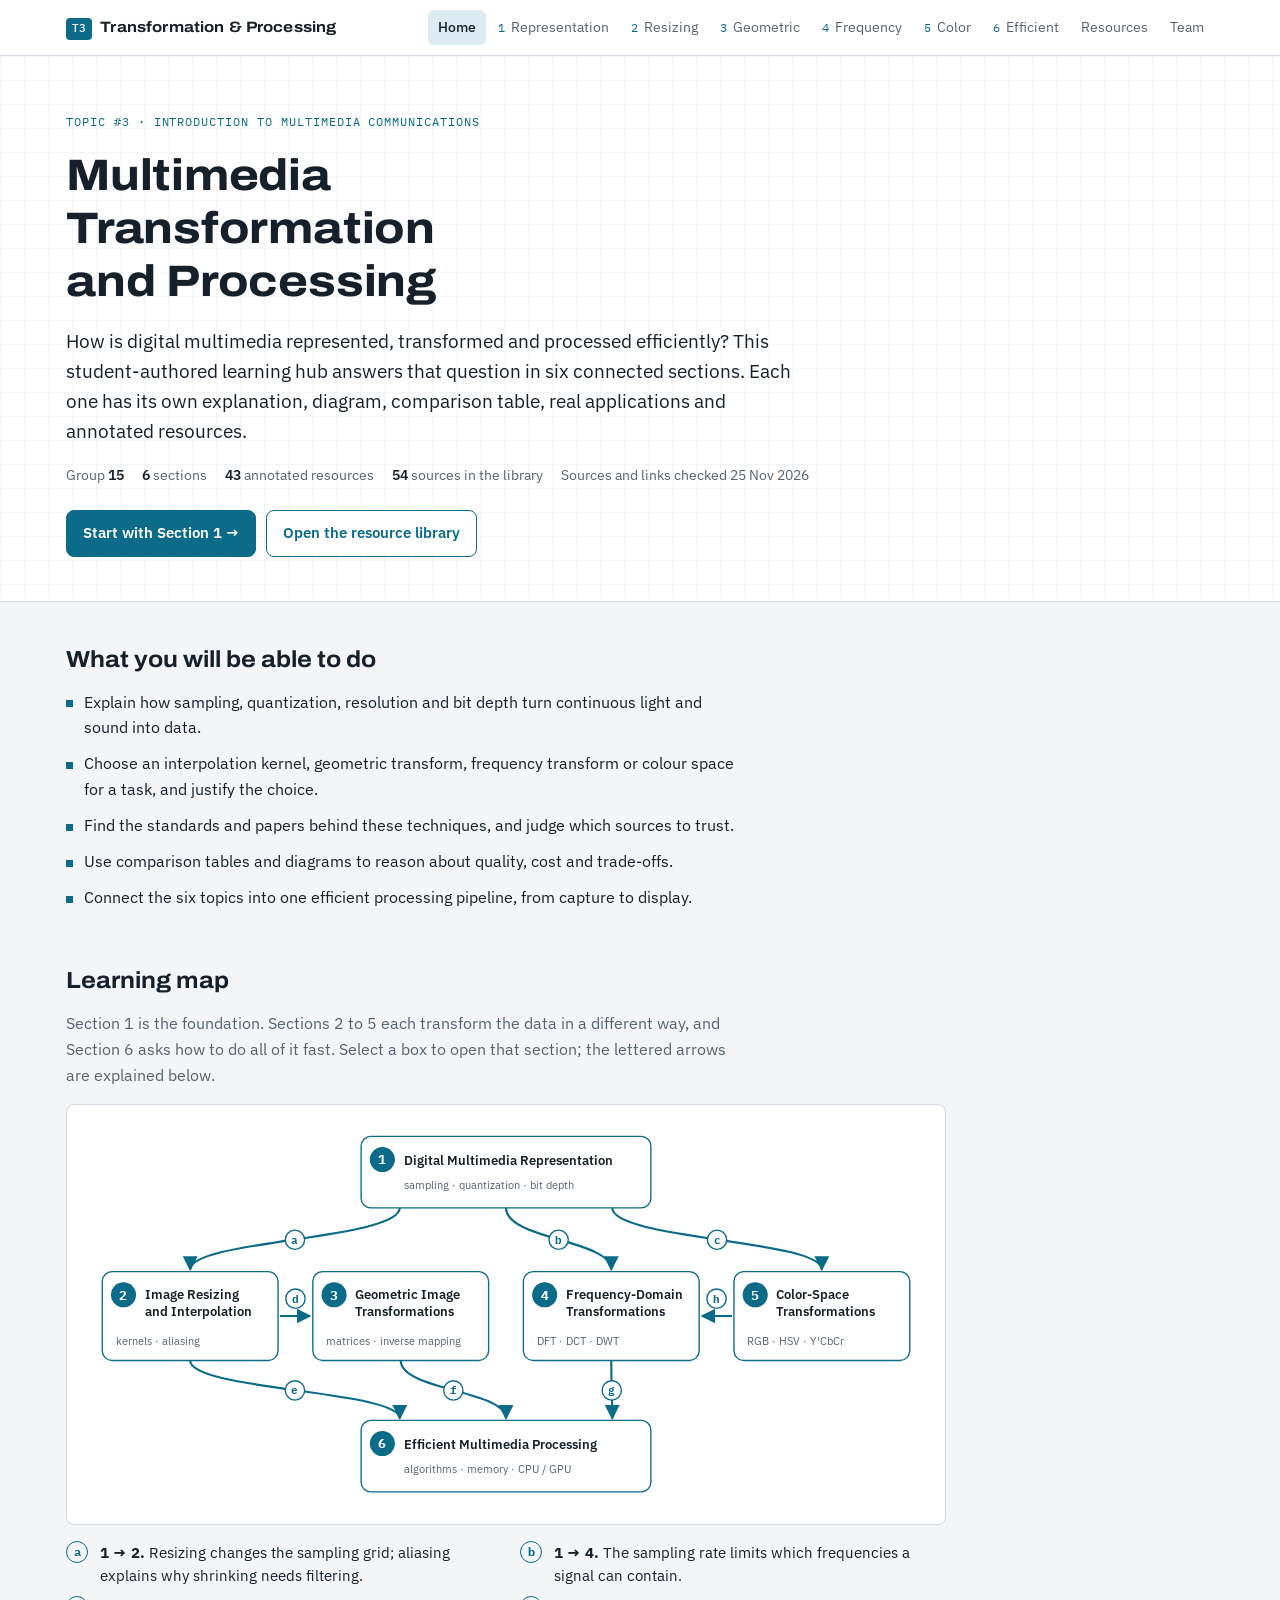
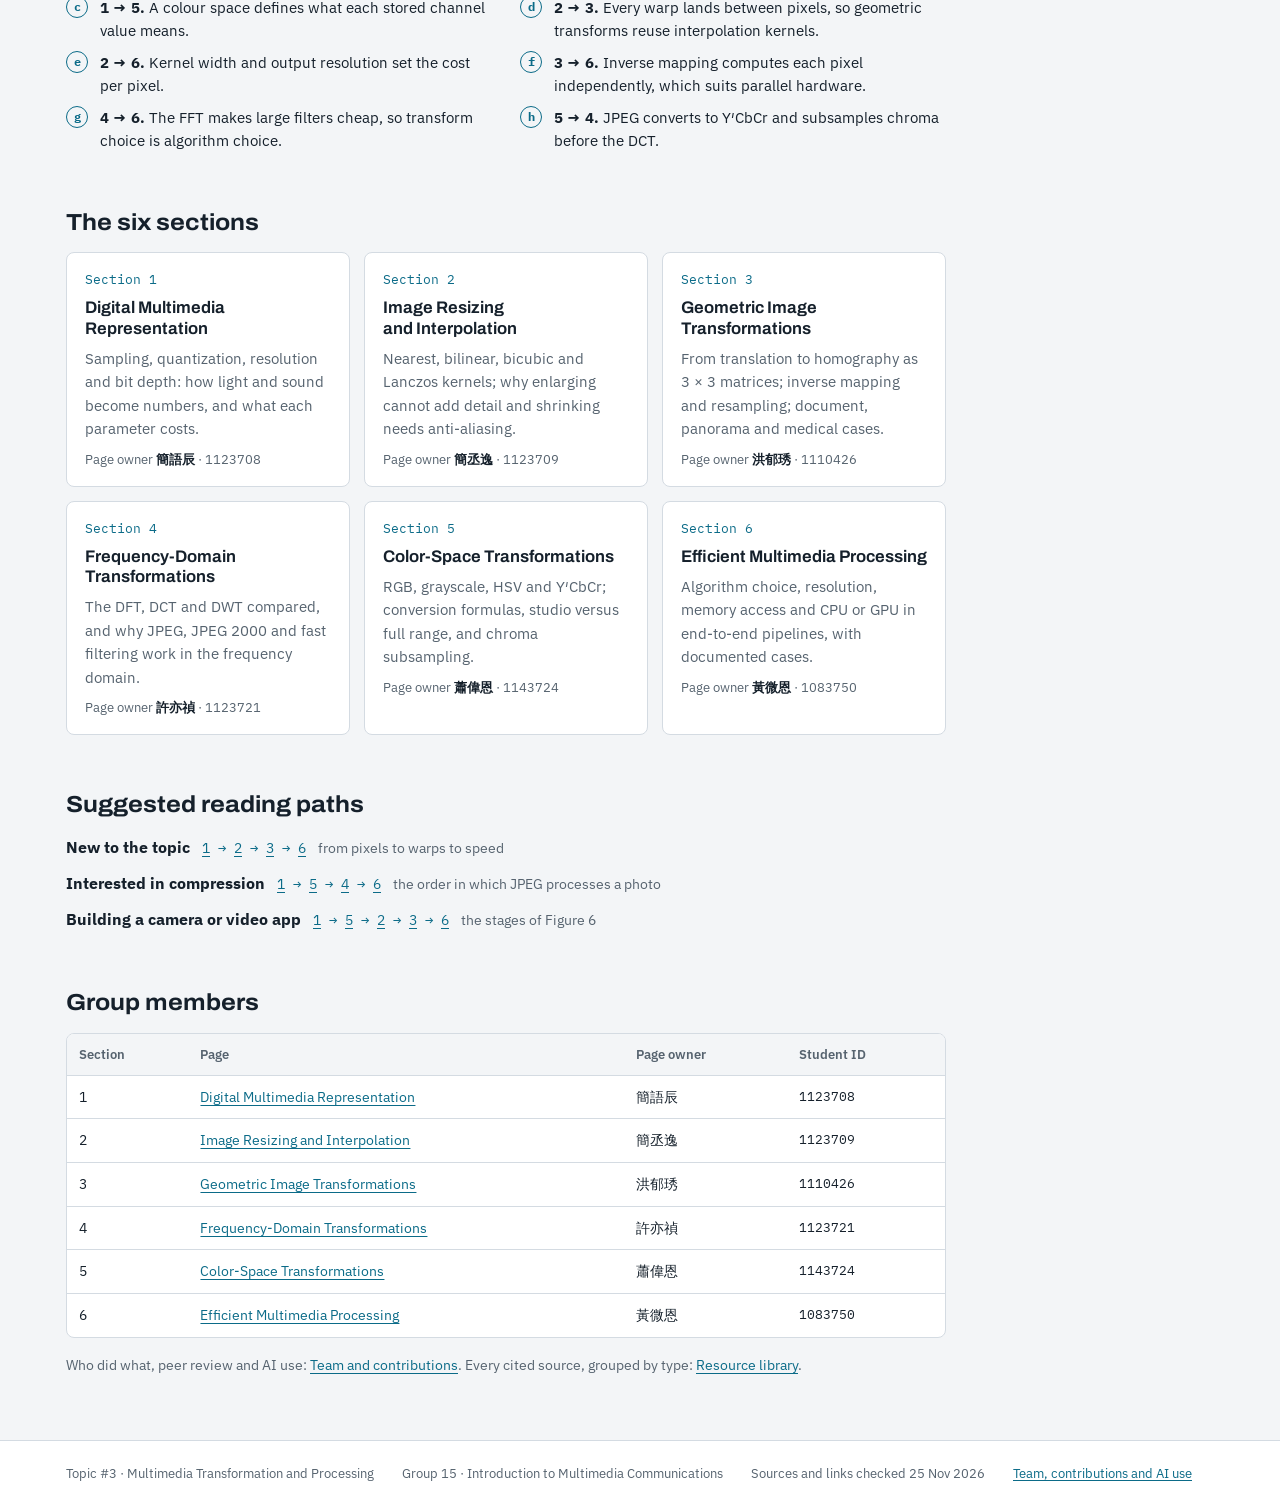
<file: index.html>
<!doctype html>
<html lang="en">
<head>
<meta charset="utf-8">
<meta name="viewport" content="width=device-width, initial-scale=1, viewport-fit=cover">
<title>Multimedia Transformation and Processing</title>
<meta name="description" content="A student-authored learning hub on how digital multimedia is represented, transformed and processed efficiently, in six connected sections.">
<link rel="icon" href="data:image/svg+xml,%3Csvg xmlns='http://www.w3.org/2000/svg' viewBox='0 0 16 16'%3E%3Crect width='16' height='16' rx='3' fill='%230b6b88'/%3E%3Cg fill='%23fff'%3E%3Ccircle cx='4' cy='4' r='1.3'/%3E%3Ccircle cx='8' cy='4' r='1.3'/%3E%3Ccircle cx='12' cy='4' r='1.3'/%3E%3Ccircle cx='4' cy='8' r='1.3'/%3E%3Ccircle cx='8' cy='8' r='1.3'/%3E%3Ccircle cx='12' cy='8' r='1.3'/%3E%3Ccircle cx='4' cy='12' r='1.3'/%3E%3Ccircle cx='8' cy='12' r='1.3'/%3E%3Ccircle cx='12' cy='12' r='1.3'/%3E%3C/g%3E%3C/svg%3E">
<link rel="preconnect" href="https://fonts.googleapis.com">
<link rel="preconnect" href="https://fonts.gstatic.com" crossorigin>
<link rel="stylesheet" href="https://fonts.googleapis.com/css2?family=Archivo:wdth,wght@62..125,100..900&family=IBM+Plex+Mono:wght@400;500&family=IBM+Plex+Sans:ital,wght@0,400;0,500;0,600;1,400&display=swap">
<link rel="stylesheet" href="assets/style.css">
<script src="assets/site.js" defer></script>
</head>
<body>
<a class="skip" href="#main">Skip to content</a>
<header class="topbar"><div class="wrap"><a class="brand" href="index.html"><span class="tag">T3</span><span class="brand-name">Transformation &amp; Processing</span></a><nav class="nav" aria-label="Site"><a href="index.html" class="text-link" aria-current="page"><span class="lbl">Home</span></a><a href="s1-representation.html" title="Section 1 · Digital Multimedia Representation"><span class="n">1</span><span class="lbl">Representation</span></a><a href="s2-resizing.html" title="Section 2 · Image Resizing and Interpolation"><span class="n">2</span><span class="lbl">Resizing</span></a><a href="s3-geometric.html" title="Section 3 · Geometric Image Transformations"><span class="n">3</span><span class="lbl">Geometric</span></a><a href="s4-frequency.html" title="Section 4 · Frequency-Domain Transformations"><span class="n">4</span><span class="lbl">Frequency</span></a><a href="s5-color.html" title="Section 5 · Color-Space Transformations"><span class="n">5</span><span class="lbl">Color</span></a><a href="s6-efficient.html" title="Section 6 · Efficient Multimedia Processing"><span class="n">6</span><span class="lbl">Efficient</span></a><a href="resources.html" class="text-link"><span class="lbl">Resources</span></a><a href="team.html" class="text-link"><span class="lbl">Team</span></a></nav></div></header>
<main id="main">
<section class="hero">
<div class="wrap">
<p class="eyebrow">Topic #3 · Introduction to Multimedia Communications</p>
<h1>Multimedia Transformation and Processing</h1>
<p class="lead">How is digital multimedia represented, transformed and processed efficiently? This student-authored learning hub answers that question in six connected sections. Each one has its own explanation, diagram, comparison table, real applications and annotated resources.</p>
<div class="meta"><span>Group <b><span data-group>15</span></b></span><span><b>6</b> sections</span><span><b>43</b> annotated resources</span><span><b>54</b> sources in the library</span><span>Sources and links checked 25 Nov 2026</span></div>
<div class="actions"><a class="btn primary" href="s1-representation.html">Start with Section 1 →</a><a class="btn ghost" href="resources.html">Open the resource library</a></div>
</div>
</section>

<div class="wrap home">
<section class="block" id="home-goals">
<h2>What you will be able to do</h2>
<ul class="objectives">
<li>Explain how sampling, quantization, resolution and bit depth turn continuous light and sound into data.</li>
<li>Choose an interpolation kernel, geometric transform, frequency transform or colour space for a task, and justify the choice.</li>
<li>Find the standards and papers behind these techniques, and judge which sources to trust.</li>
<li>Use comparison tables and diagrams to reason about quality, cost and trade-offs.</li>
<li>Connect the six topics into one efficient processing pipeline, from capture to display.</li>
</ul>
</section>

<section class="block" id="home-map">
<h2>Learning map</h2>
<p class="muted" style="max-width: var(--measure)">Section 1 is the foundation. Sections 2 to 5 each transform the data in a different way, and Section 6 asks how to do all of it fast. Select a box to open that section; the lettered arrows are explained below.</p>
<figure class="fig">
<div class="fig-scroll"><svg class="dia" id="fig-map" viewBox="0 0 880 404" role="img" aria-labelledby="fig-map-title fig-map-desc" xmlns="http://www.w3.org/2000/svg"><title id="fig-map-title">Six-section learning map</title><desc id="fig-map-desc">Section 1 (representation) feeds the four transformation sections 2 to 5; sections 2, 3 and 4 feed section 6 (efficient processing). Lettered arrows are explained in the list below the map.</desc><defs><marker id="fig-map-ah" viewBox="0 0 10 10" refX="9" refY="5" markerWidth="7" markerHeight="7" orient="auto-start-reverse"><path d="M0,0 L10,5 L0,10 z" class="f-ink"/></marker><marker id="fig-map-ah-acc" viewBox="0 0 10 10" refX="9" refY="5" markerWidth="7" markerHeight="7" orient="auto-start-reverse"><path d="M0,0 L10,5 L0,10 z" class="f-acc"/></marker><marker id="fig-map-ah-warm" viewBox="0 0 10 10" refX="9" refY="5" markerWidth="7" markerHeight="7" orient="auto-start-reverse"><path d="M0,0 L10,5 L0,10 z" class="f-warm"/></marker></defs><path d="M330.0,92.0 C330.0,125.0 113.0,125.0 113.0,156.0" class="acc" marker-end="url(#fig-map-ah-acc)"/><circle cx="221.5" cy="125.0" r="10.0" class="badge"/><text x="221.5" y="129.0" class="t-badge" text-anchor="middle">a</text><path d="M440.0,92.0 C440.0,125.0 549.0,125.0 549.0,156.0" class="acc" marker-end="url(#fig-map-ah-acc)"/><circle cx="494.5" cy="125.0" r="10.0" class="badge"/><text x="494.5" y="129.0" class="t-badge" text-anchor="middle">b</text><path d="M550.0,92.0 C550.0,125.0 767.0,125.0 767.0,156.0" class="acc" marker-end="url(#fig-map-ah-acc)"/><circle cx="658.5" cy="125.0" r="10.0" class="badge"/><text x="658.5" y="129.0" class="t-badge" text-anchor="middle">c</text><path d="M113.0,250.0 C113.0,281.0 330.0,281.0 330.0,310.0" class="acc" marker-end="url(#fig-map-ah-acc)"/><circle cx="221.5" cy="281.0" r="10.0" class="badge"/><text x="221.5" y="285.0" class="t-badge" text-anchor="middle">e</text><path d="M331.0,250.0 C331.0,281.0 440.0,281.0 440.0,310.0" class="acc" marker-end="url(#fig-map-ah-acc)"/><circle cx="385.5" cy="281.0" r="10.0" class="badge"/><text x="385.5" y="285.0" class="t-badge" text-anchor="middle">f</text><path d="M549.0,250.0 C549.0,281.0 550.0,281.0 550.0,310.0" class="acc" marker-end="url(#fig-map-ah-acc)"/><circle cx="549.5" cy="281.0" r="10.0" class="badge"/><text x="549.5" y="285.0" class="t-badge" text-anchor="middle">g</text><line x1="206.0" y1="204.0" x2="237.0" y2="204.0" class="acc" marker-end="url(#fig-map-ah-acc)"/><circle cx="222.0" cy="186.0" r="10.0" class="badge"/><text x="222.0" y="190.0" class="t-badge" text-anchor="middle">d</text><line x1="674.0" y1="204.0" x2="643.0" y2="204.0" class="acc" marker-end="url(#fig-map-ah-acc)"/><circle cx="658.0" cy="186.0" r="10.0" class="badge"/><text x="658.0" y="190.0" class="t-badge" text-anchor="middle">h</text><a href="s1-representation.html" class="map-node"><rect x="290.0" y="18.0" width="300.0" height="74.0" rx="10" class="box node"/><circle cx="312.0" cy="42.0" r="13.0" class="f-acc"/><text x="312.0" y="47.0" class="t-num" text-anchor="middle">1</text><text x="334.0" y="48.0" class="t-b" text-anchor="start">Digital Multimedia Representation</text><text x="334.0" y="72.0" class="t-s" text-anchor="start">sampling · quantization · bit depth</text></a><a href="s2-resizing.html" class="map-node"><rect x="22.0" y="158.0" width="182.0" height="92.0" rx="10" class="box node"/><circle cx="44.0" cy="182.0" r="13.0" class="f-acc"/><text x="44.0" y="187.0" class="t-num" text-anchor="middle">2</text><text x="66.0" y="186.0" class="t-b" text-anchor="start">Image Resizing</text><text x="66.0" y="204.0" class="t-b" text-anchor="start">and Interpolation</text><text x="36.0" y="234.0" class="t-s" text-anchor="start">kernels · aliasing</text></a><a href="s3-geometric.html" class="map-node"><rect x="240.0" y="158.0" width="182.0" height="92.0" rx="10" class="box node"/><circle cx="262.0" cy="182.0" r="13.0" class="f-acc"/><text x="262.0" y="187.0" class="t-num" text-anchor="middle">3</text><text x="284.0" y="186.0" class="t-b" text-anchor="start">Geometric Image</text><text x="284.0" y="204.0" class="t-b" text-anchor="start">Transformations</text><text x="254.0" y="234.0" class="t-s" text-anchor="start">matrices · inverse mapping</text></a><a href="s4-frequency.html" class="map-node"><rect x="458.0" y="158.0" width="182.0" height="92.0" rx="10" class="box node"/><circle cx="480.0" cy="182.0" r="13.0" class="f-acc"/><text x="480.0" y="187.0" class="t-num" text-anchor="middle">4</text><text x="502.0" y="186.0" class="t-b" text-anchor="start">Frequency-Domain</text><text x="502.0" y="204.0" class="t-b" text-anchor="start">Transformations</text><text x="472.0" y="234.0" class="t-s" text-anchor="start">DFT · DCT · DWT</text></a><a href="s5-color.html" class="map-node"><rect x="676.0" y="158.0" width="182.0" height="92.0" rx="10" class="box node"/><circle cx="698.0" cy="182.0" r="13.0" class="f-acc"/><text x="698.0" y="187.0" class="t-num" text-anchor="middle">5</text><text x="720.0" y="186.0" class="t-b" text-anchor="start">Color-Space</text><text x="720.0" y="204.0" class="t-b" text-anchor="start">Transformations</text><text x="690.0" y="234.0" class="t-s" text-anchor="start">RGB · HSV · Y′CbCr</text></a><a href="s6-efficient.html" class="map-node"><rect x="290.0" y="312.0" width="300.0" height="74.0" rx="10" class="box node"/><circle cx="312.0" cy="336.0" r="13.0" class="f-acc"/><text x="312.0" y="341.0" class="t-num" text-anchor="middle">6</text><text x="334.0" y="342.0" class="t-b" text-anchor="start">Efficient Multimedia Processing</text><text x="334.0" y="366.0" class="t-s" text-anchor="start">algorithms · memory · CPU / GPU</text></a></svg></div>
</figure>
<ul class="legend">
<li><span class="l">a</span><span><b>1 → 2.</b> Resizing changes the sampling grid; aliasing explains why shrinking needs filtering.</span></li>
<li><span class="l">b</span><span><b>1 → 4.</b> The sampling rate limits which frequencies a signal can contain.</span></li>
<li><span class="l">c</span><span><b>1 → 5.</b> A colour space defines what each stored channel value means.</span></li>
<li><span class="l">d</span><span><b>2 → 3.</b> Every warp lands between pixels, so geometric transforms reuse interpolation kernels.</span></li>
<li><span class="l">e</span><span><b>2 → 6.</b> Kernel width and output resolution set the cost per pixel.</span></li>
<li><span class="l">f</span><span><b>3 → 6.</b> Inverse mapping computes each pixel independently, which suits parallel hardware.</span></li>
<li><span class="l">g</span><span><b>4 → 6.</b> The FFT makes large filters cheap, so transform choice is algorithm choice.</span></li>
<li><span class="l">h</span><span><b>5 → 4.</b> JPEG converts to Y′CbCr and subsamples chroma before the DCT.</span></li>
</ul>
</section>

<section class="block" id="home-sections">
<h2>The six sections</h2>
<div class="cards">
<a class="card" href="s1-representation.html"><span class="num">Section 1</span><h3>Digital Multimedia Representation</h3><p>Sampling, quantization, resolution and bit depth: how light and sound become numbers, and what each parameter costs.</p><span class="by">Page owner <b><span class="who" data-sid="1123708">簡語辰</span></b> · 1123708</span></a>
<a class="card" href="s2-resizing.html"><span class="num">Section 2</span><h3>Image Resizing and Interpolation</h3><p>Nearest, bilinear, bicubic and Lanczos kernels; why enlarging cannot add detail and shrinking needs anti-aliasing.</p><span class="by">Page owner <b><span class="who" data-sid="1123709">簡丞逸</span></b> · 1123709</span></a>
<a class="card" href="s3-geometric.html"><span class="num">Section 3</span><h3>Geometric Image Transformations</h3><p>From translation to homography as 3 × 3 matrices; inverse mapping and resampling; document, panorama and medical cases.</p><span class="by">Page owner <b><span class="who" data-sid="1110426">洪郁琇</span></b> · 1110426</span></a>
<a class="card" href="s4-frequency.html"><span class="num">Section 4</span><h3>Frequency-Domain Transformations</h3><p>The DFT, DCT and DWT compared, and why JPEG, JPEG 2000 and fast filtering work in the frequency domain.</p><span class="by">Page owner <b><span class="who" data-sid="1123721">許亦禎</span></b> · 1123721</span></a>
<a class="card" href="s5-color.html"><span class="num">Section 5</span><h3>Color-Space Transformations</h3><p>RGB, grayscale, HSV and Y′CbCr; conversion formulas, studio versus full range, and chroma subsampling.</p><span class="by">Page owner <b><span class="who" data-sid="1143724">蕭偉恩</span></b> · 1143724</span></a>
<a class="card" href="s6-efficient.html"><span class="num">Section 6</span><h3>Efficient Multimedia Processing</h3><p>Algorithm choice, resolution, memory access and CPU or GPU in end-to-end pipelines, with documented cases.</p><span class="by">Page owner <b><span class="who" data-sid="1083750">黃微恩</span></b> · 1083750</span></a>
</div>
</section>

<section class="block" id="home-paths">
<h2>Suggested reading paths</h2>
<div class="paths">
<p class="path"><b>New to the topic</b><span class="steps"><a href="s1-representation.html">1</a> → <a href="s2-resizing.html">2</a> → <a href="s3-geometric.html">3</a> → <a href="s6-efficient.html">6</a></span><span class="muted small">from pixels to warps to speed</span></p>
<p class="path"><b>Interested in compression</b><span class="steps"><a href="s1-representation.html">1</a> → <a href="s5-color.html">5</a> → <a href="s4-frequency.html">4</a> → <a href="s6-efficient.html">6</a></span><span class="muted small">the order in which JPEG processes a photo</span></p>
<p class="path"><b>Building a camera or video app</b><span class="steps"><a href="s1-representation.html">1</a> → <a href="s5-color.html">5</a> → <a href="s2-resizing.html">2</a> → <a href="s3-geometric.html">3</a> → <a href="s6-efficient.html">6</a></span><span class="muted small">the stages of Figure 6</span></p>
</div>
</section>

<section class="block" id="home-members">
<h2>Group members</h2>
<div class="tbl-wrap">
<table>
<thead><tr><th scope="col">Section</th><th scope="col">Page</th><th scope="col">Page owner</th><th scope="col">Student ID</th></tr></thead>
<tbody>
<tr><td>1</td><td><a href="s1-representation.html">Digital Multimedia Representation</a></td><td><span class="who" data-sid="1123708">簡語辰</span></td><td class="mono">1123708</td></tr>
<tr><td>2</td><td><a href="s2-resizing.html">Image Resizing and Interpolation</a></td><td><span class="who" data-sid="1123709">簡丞逸</span></td><td class="mono">1123709</td></tr>
<tr><td>3</td><td><a href="s3-geometric.html">Geometric Image Transformations</a></td><td><span class="who" data-sid="1110426">洪郁琇</span></td><td class="mono">1110426</td></tr>
<tr><td>4</td><td><a href="s4-frequency.html">Frequency-Domain Transformations</a></td><td><span class="who" data-sid="1123721">許亦禎</span></td><td class="mono">1123721</td></tr>
<tr><td>5</td><td><a href="s5-color.html">Color-Space Transformations</a></td><td><span class="who" data-sid="1143724">蕭偉恩</span></td><td class="mono">1143724</td></tr>
<tr><td>6</td><td><a href="s6-efficient.html">Efficient Multimedia Processing</a></td><td><span class="who" data-sid="1083750">黃微恩</span></td><td class="mono">1083750</td></tr>
</tbody>
</table>
</div>
<p class="muted small">Who did what, peer review and AI use: <a href="team.html">Team and contributions</a>. Every cited source, grouped by type: <a href="resources.html">Resource library</a>.</p>
</section>
</div>
</main>
<footer class="footer"><div class="wrap"><span>Topic #3 · Multimedia Transformation and Processing</span><span>Group <span data-group>15</span> · Introduction to Multimedia Communications</span><span>Sources and links checked 25 Nov 2026</span><a href="team.html">Team, contributions and AI use</a></div></footer>
</body>
</html>
</file>
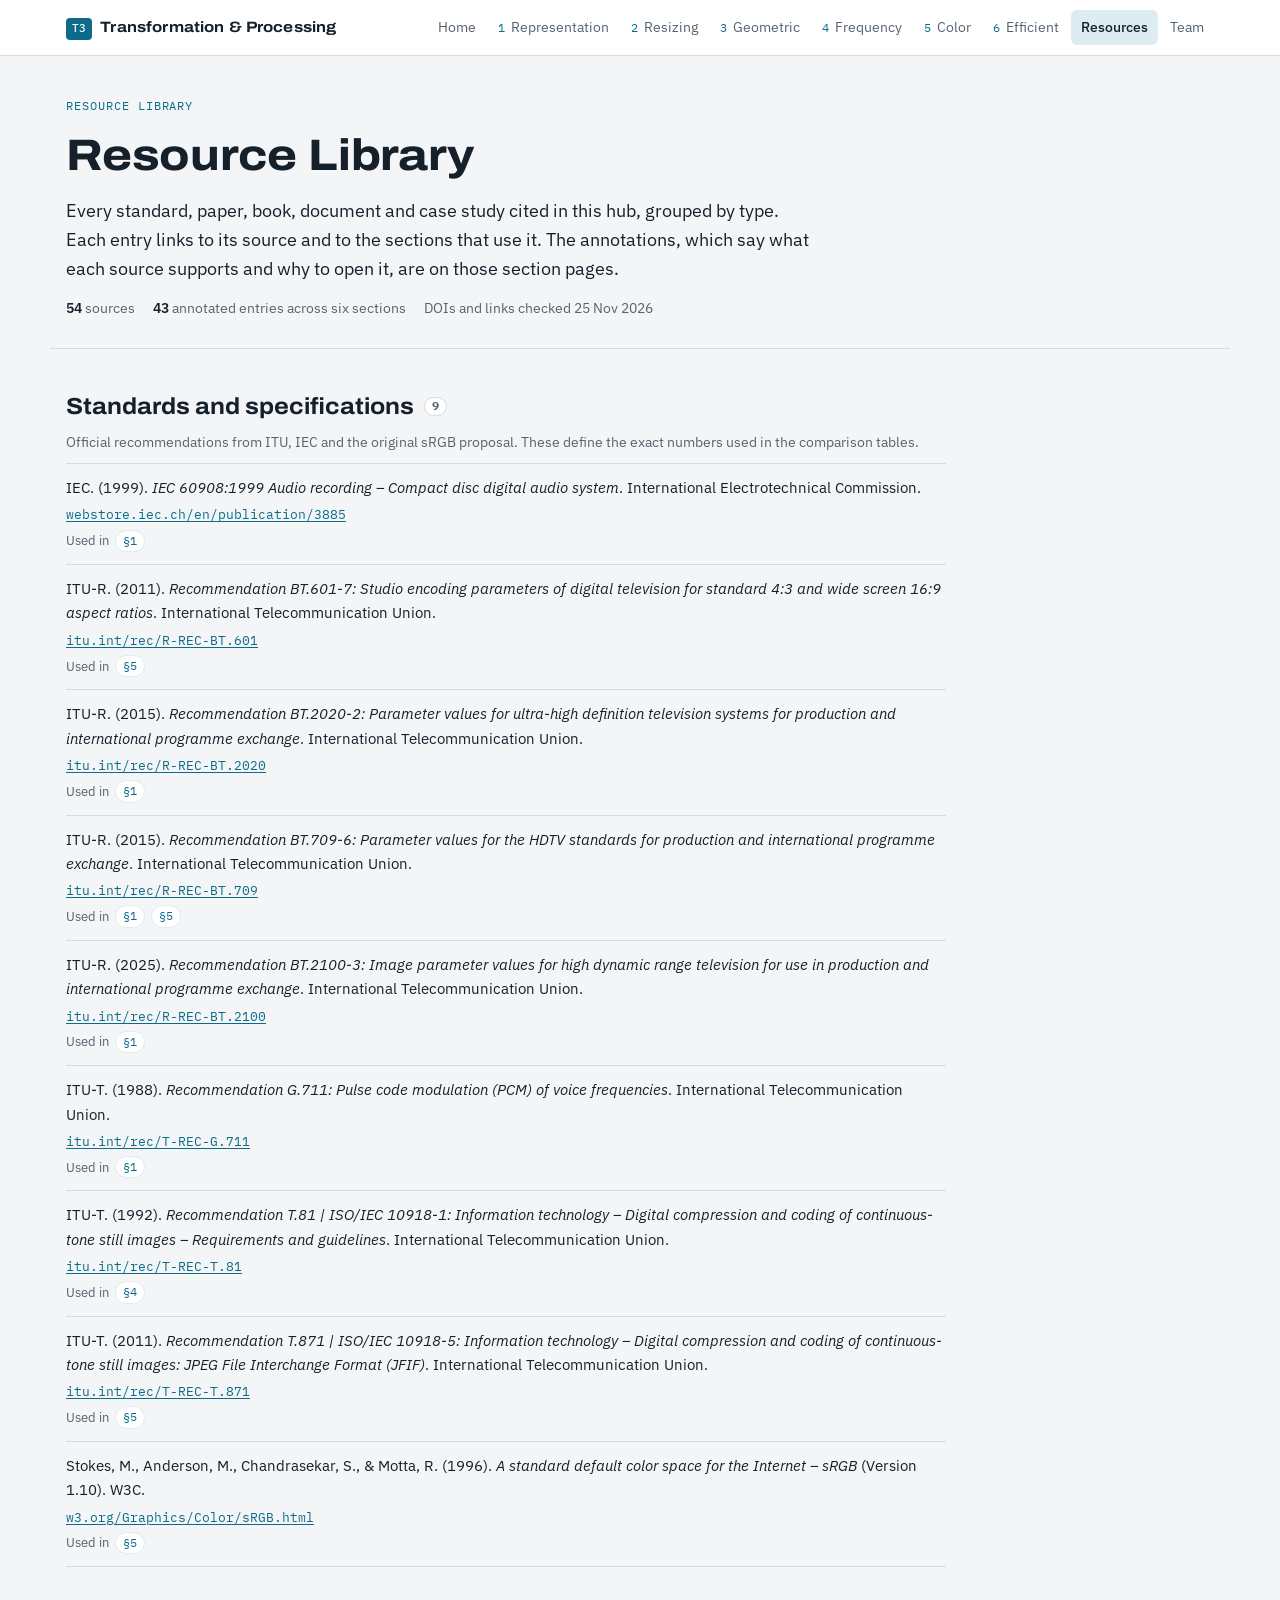
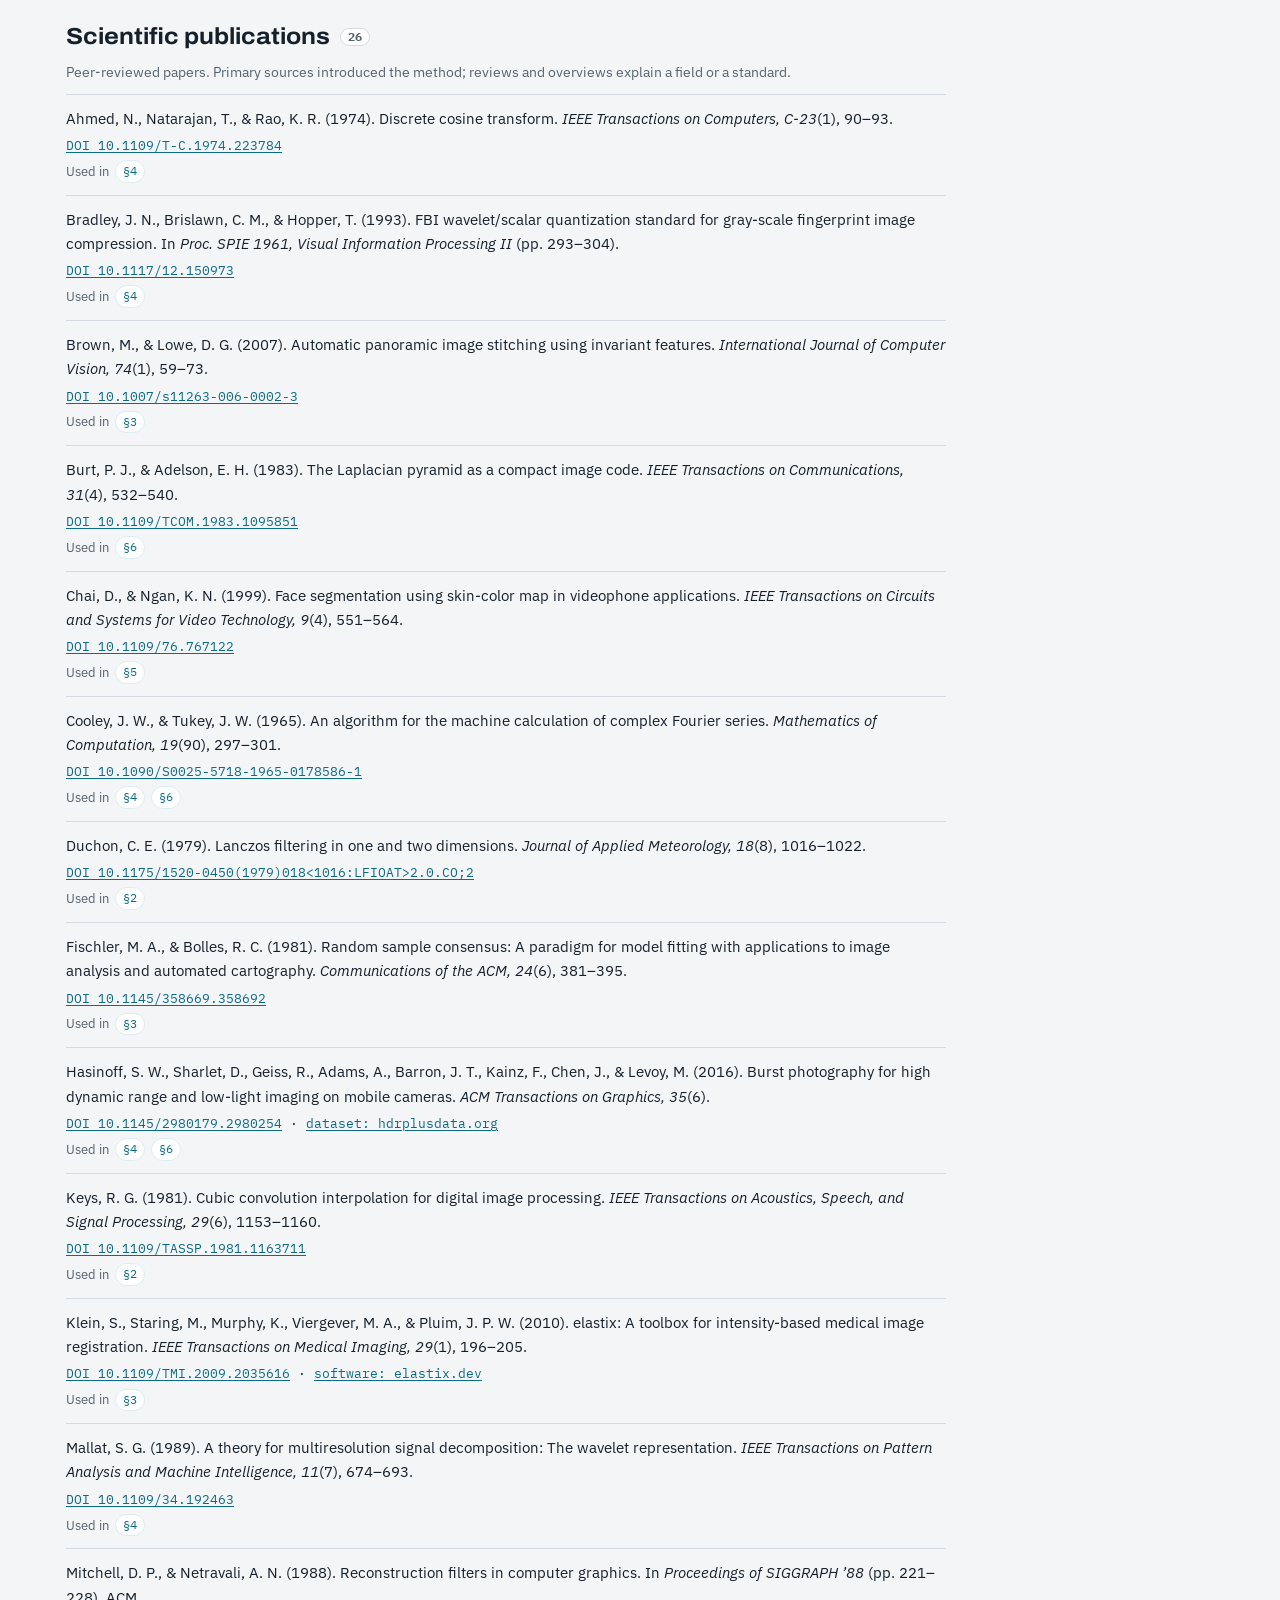
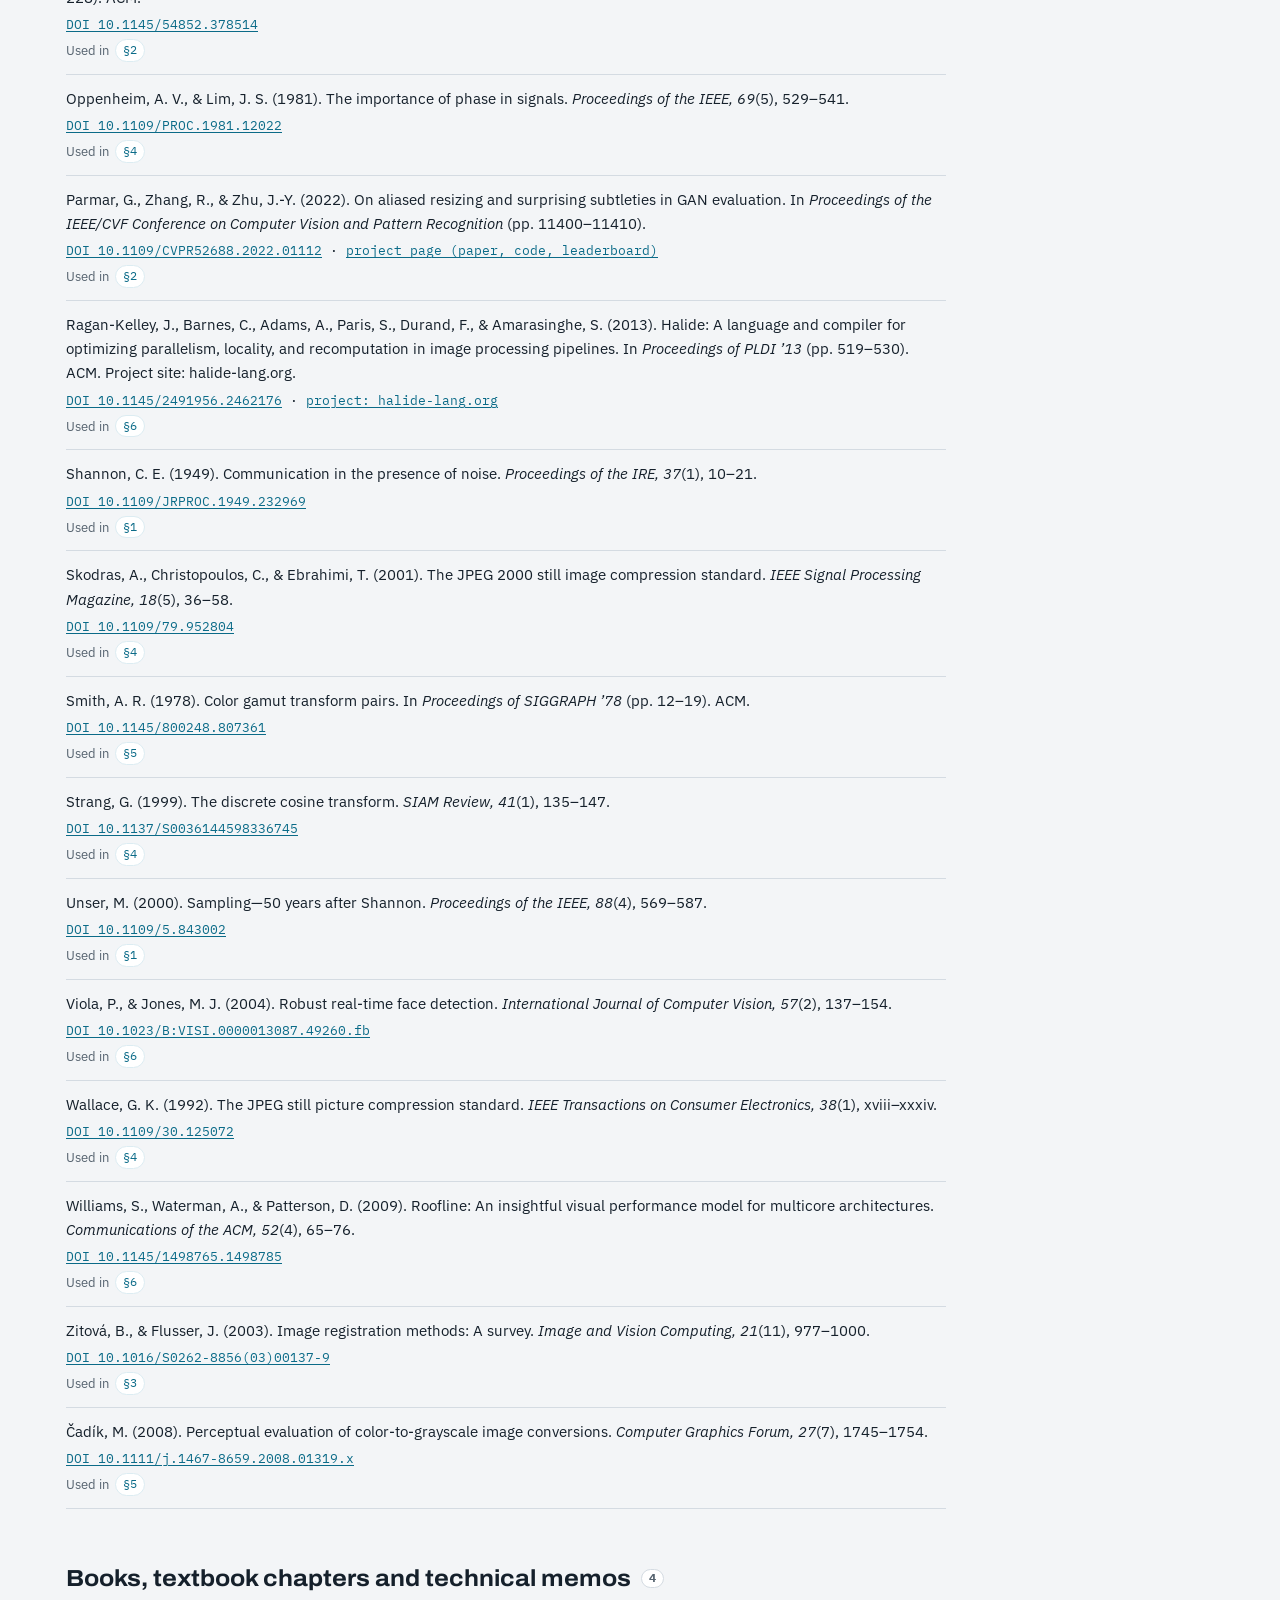
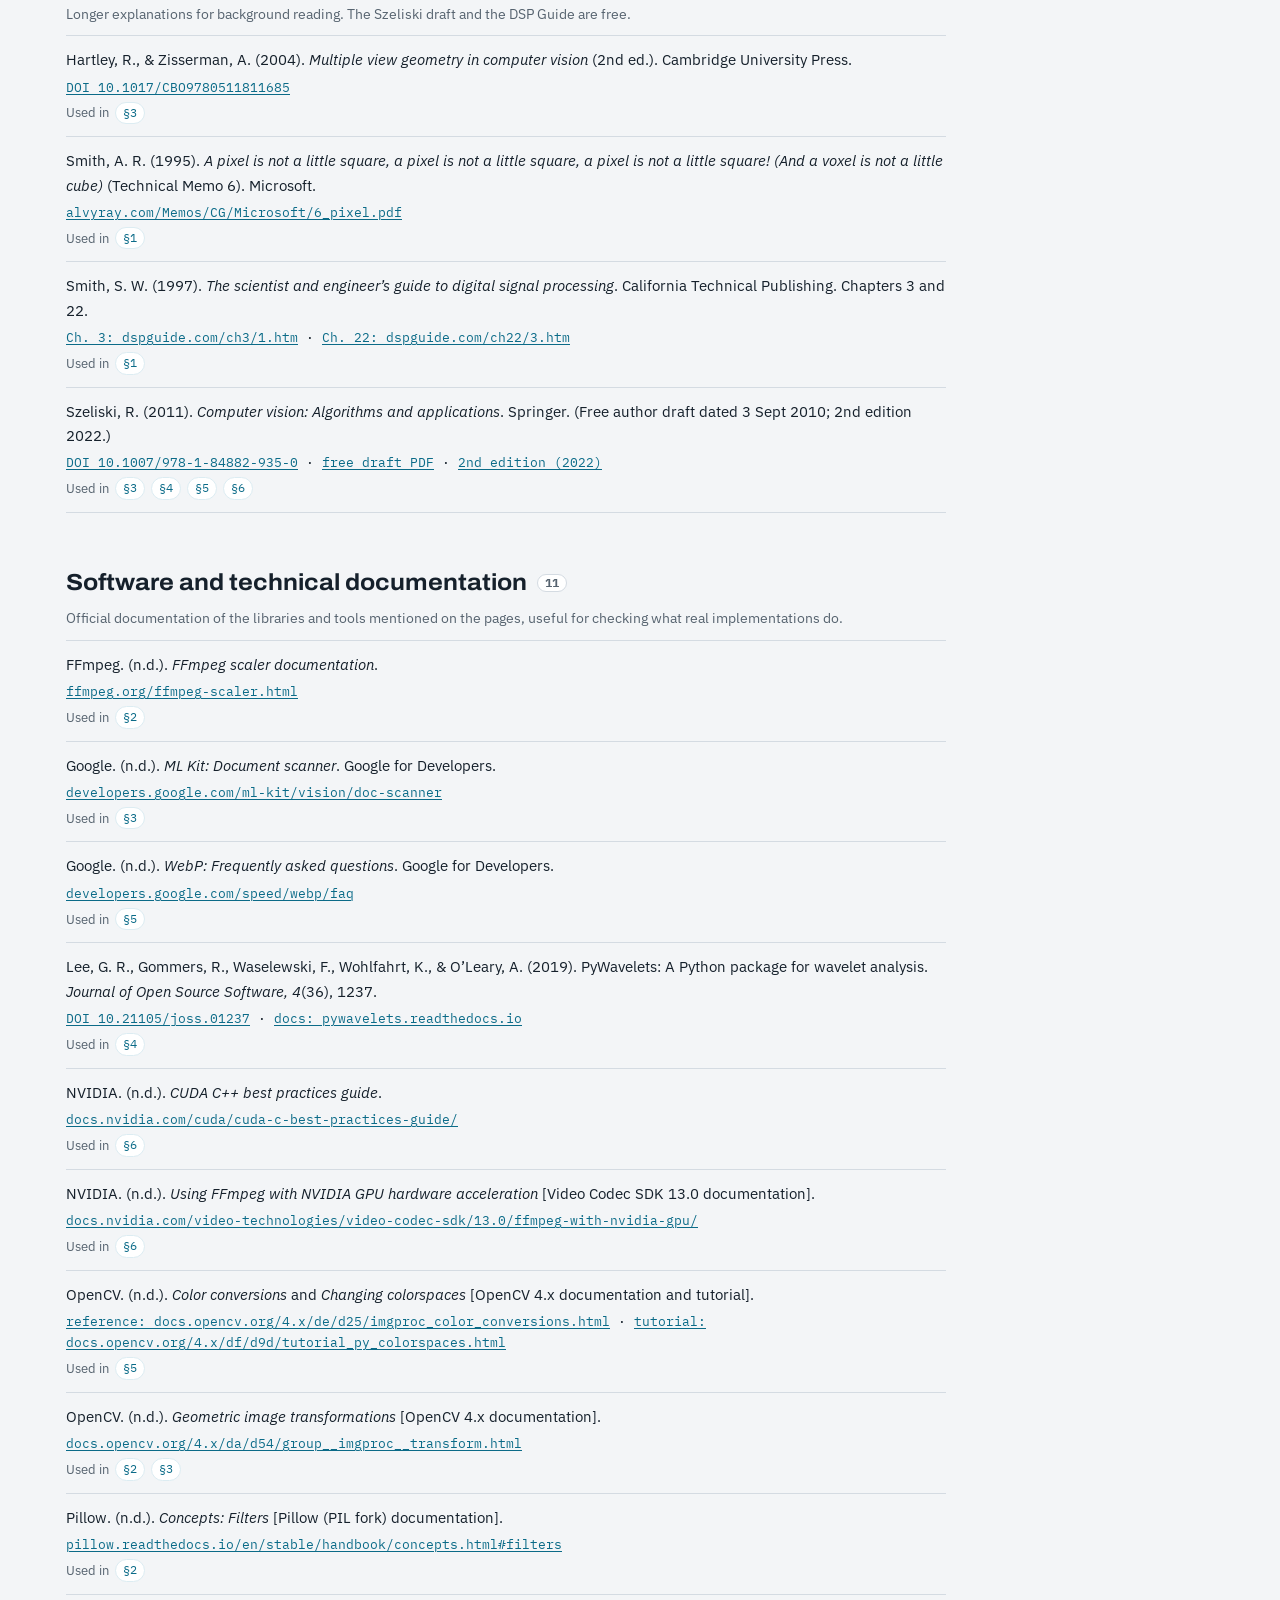
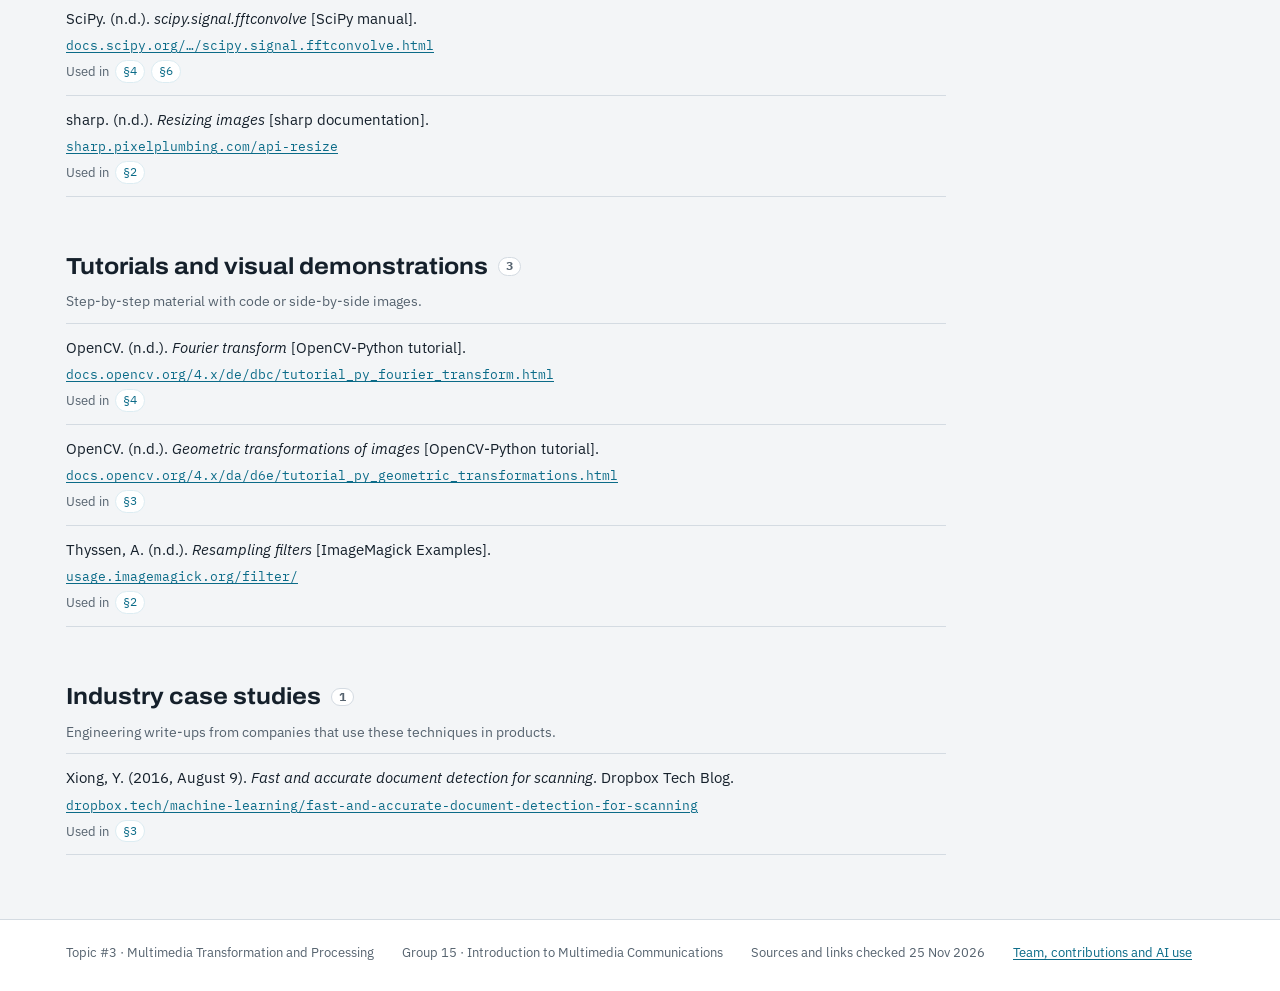
<file: resources.html>
<!doctype html>
<html lang="en">
<head>
<meta charset="utf-8">
<meta name="viewport" content="width=device-width, initial-scale=1, viewport-fit=cover">
<title>Resource Library · Topic 3 Learning Hub</title>
<meta name="description" content="All sources cited in the Topic 3 learning hub, grouped by type.">
<link rel="icon" href="data:image/svg+xml,%3Csvg xmlns='http://www.w3.org/2000/svg' viewBox='0 0 16 16'%3E%3Crect width='16' height='16' rx='3' fill='%230b6b88'/%3E%3Cg fill='%23fff'%3E%3Ccircle cx='4' cy='4' r='1.3'/%3E%3Ccircle cx='8' cy='4' r='1.3'/%3E%3Ccircle cx='12' cy='4' r='1.3'/%3E%3Ccircle cx='4' cy='8' r='1.3'/%3E%3Ccircle cx='8' cy='8' r='1.3'/%3E%3Ccircle cx='12' cy='8' r='1.3'/%3E%3Ccircle cx='4' cy='12' r='1.3'/%3E%3Ccircle cx='8' cy='12' r='1.3'/%3E%3Ccircle cx='12' cy='12' r='1.3'/%3E%3C/g%3E%3C/svg%3E">
<link rel="preconnect" href="https://fonts.googleapis.com">
<link rel="preconnect" href="https://fonts.gstatic.com" crossorigin>
<link rel="stylesheet" href="https://fonts.googleapis.com/css2?family=Archivo:wdth,wght@62..125,100..900&family=IBM+Plex+Mono:wght@400;500&family=IBM+Plex+Sans:ital,wght@0,400;0,500;0,600;1,400&display=swap">
<link rel="stylesheet" href="assets/style.css">
<script src="assets/site.js" defer></script>
</head>
<body>
<a class="skip" href="#main">Skip to content</a>
<header class="topbar"><div class="wrap"><a class="brand" href="index.html"><span class="tag">T3</span><span class="brand-name">Transformation &amp; Processing</span></a><nav class="nav" aria-label="Site"><a href="index.html" class="text-link"><span class="lbl">Home</span></a><a href="s1-representation.html" title="Section 1 · Digital Multimedia Representation"><span class="n">1</span><span class="lbl">Representation</span></a><a href="s2-resizing.html" title="Section 2 · Image Resizing and Interpolation"><span class="n">2</span><span class="lbl">Resizing</span></a><a href="s3-geometric.html" title="Section 3 · Geometric Image Transformations"><span class="n">3</span><span class="lbl">Geometric</span></a><a href="s4-frequency.html" title="Section 4 · Frequency-Domain Transformations"><span class="n">4</span><span class="lbl">Frequency</span></a><a href="s5-color.html" title="Section 5 · Color-Space Transformations"><span class="n">5</span><span class="lbl">Color</span></a><a href="s6-efficient.html" title="Section 6 · Efficient Multimedia Processing"><span class="n">6</span><span class="lbl">Efficient</span></a><a href="resources.html" class="text-link" aria-current="page"><span class="lbl">Resources</span></a><a href="team.html" class="text-link"><span class="lbl">Team</span></a></nav></div></header>
<main id="main"><div class="wrap page-head"><p class="eyebrow">Resource library</p><h1>Resource Library</h1><p class="lead">Every standard, paper, book, document and case study cited in this hub, grouped by type. Each entry links to its source and to the sections that use it. The annotations, which say what each source supports and why to open it, are on those section pages.</p><div class="owner"><span><b>54</b> sources</span><span><b>43</b> annotated entries across six sections</span><span>DOIs and links checked 25 Nov 2026</span></div></div><div class="wrap home"><section class="block lib-group" id="lib-standards"><h2>Standards and specifications <span class="chip">9</span></h2><p class="muted small">Official recommendations from ITU, IEC and the original sRGB proposal. These define the exact numbers used in the comparison tables.</p><ul class="lib"><li><p class="cite">IEC. (1999). <i>IEC 60908:1999 Audio recording – Compact disc digital audio system</i>. International Electrotechnical Commission.</p><p class="res-link"><a href="https://webstore.iec.ch/en/publication/3885">webstore.iec.ch/en/publication/3885</a></p><p class="used">Used in <a class="chip" href="s1-representation.html#s1-also" title="Digital Multimedia Representation (also cited)">§1</a></p></li><li><p class="cite">ITU-R. (2011). <i>Recommendation BT.601-7: Studio encoding parameters of digital television for standard 4:3 and wide screen 16:9 aspect ratios</i>. International Telecommunication Union.</p><p class="res-link"><a href="https://www.itu.int/rec/R-REC-BT.601">itu.int/rec/R-REC-BT.601</a></p><p class="used">Used in <a class="chip" href="s5-color.html#s5-r-bt601" title="Color-Space Transformations">§5</a></p></li><li><p class="cite">ITU-R. (2015). <i>Recommendation BT.2020-2: Parameter values for ultra-high definition television systems for production and international programme exchange</i>. International Telecommunication Union.</p><p class="res-link"><a href="https://www.itu.int/rec/R-REC-BT.2020">itu.int/rec/R-REC-BT.2020</a></p><p class="used">Used in <a class="chip" href="s1-representation.html#s1-also" title="Digital Multimedia Representation (also cited)">§1</a></p></li><li><p class="cite">ITU-R. (2015). <i>Recommendation BT.709-6: Parameter values for the HDTV standards for production and international programme exchange</i>. International Telecommunication Union.</p><p class="res-link"><a href="https://www.itu.int/rec/R-REC-BT.709">itu.int/rec/R-REC-BT.709</a></p><p class="used">Used in <a class="chip" href="s1-representation.html#s1-also" title="Digital Multimedia Representation (also cited)">§1</a><a class="chip" href="s5-color.html#s5-r-bt709" title="Color-Space Transformations">§5</a></p></li><li><p class="cite">ITU-R. (2025). <i>Recommendation BT.2100-3: Image parameter values for high dynamic range television for use in production and international programme exchange</i>. International Telecommunication Union.</p><p class="res-link"><a href="https://www.itu.int/rec/R-REC-BT.2100">itu.int/rec/R-REC-BT.2100</a></p><p class="used">Used in <a class="chip" href="s1-representation.html#s1-r-bt2100" title="Digital Multimedia Representation">§1</a></p></li><li><p class="cite">ITU-T. (1988). <i>Recommendation G.711: Pulse code modulation (PCM) of voice frequencies</i>. International Telecommunication Union.</p><p class="res-link"><a href="https://www.itu.int/rec/T-REC-G.711">itu.int/rec/T-REC-G.711</a></p><p class="used">Used in <a class="chip" href="s1-representation.html#s1-r-g711" title="Digital Multimedia Representation">§1</a></p></li><li><p class="cite">ITU-T. (1992). <i>Recommendation T.81 | ISO/IEC 10918-1: Information technology – Digital compression and coding of continuous-tone still images – Requirements and guidelines</i>. International Telecommunication Union.</p><p class="res-link"><a href="https://www.itu.int/rec/T-REC-T.81">itu.int/rec/T-REC-T.81</a></p><p class="used">Used in <a class="chip" href="s4-frequency.html#s4-also" title="Frequency-Domain Transformations (also cited)">§4</a></p></li><li><p class="cite">ITU-T. (2011). <i>Recommendation T.871 | ISO/IEC 10918-5: Information technology – Digital compression and coding of continuous-tone still images: JPEG File Interchange Format (JFIF)</i>. International Telecommunication Union.</p><p class="res-link"><a href="https://www.itu.int/rec/T-REC-T.871">itu.int/rec/T-REC-T.871</a></p><p class="used">Used in <a class="chip" href="s5-color.html#s5-r-t871" title="Color-Space Transformations">§5</a></p></li><li><p class="cite">Stokes, M., Anderson, M., Chandrasekar, S., &amp; Motta, R. (1996). <i>A standard default color space for the Internet – sRGB</i> (Version 1.10). W3C.</p><p class="res-link"><a href="https://www.w3.org/Graphics/Color/sRGB.html">w3.org/Graphics/Color/sRGB.html</a></p><p class="used">Used in <a class="chip" href="s5-color.html#s5-r-stokes1996" title="Color-Space Transformations">§5</a></p></li></ul></section><section class="block lib-group" id="lib-papers"><h2>Scientific publications <span class="chip">26</span></h2><p class="muted small">Peer-reviewed papers. Primary sources introduced the method; reviews and overviews explain a field or a standard.</p><ul class="lib"><li><p class="cite">Ahmed, N., Natarajan, T., &amp; Rao, K. R. (1974). Discrete cosine transform. <i>IEEE Transactions on Computers, C-23</i>(1), 90–93.</p><p class="res-link"><a href="https://doi.org/10.1109/T-C.1974.223784">DOI 10.1109/T-C.1974.223784</a></p><p class="used">Used in <a class="chip" href="s4-frequency.html#s4-r-ahmed1974" title="Frequency-Domain Transformations">§4</a></p></li><li><p class="cite">Bradley, J. N., Brislawn, C. M., &amp; Hopper, T. (1993). FBI wavelet/scalar quantization standard for gray-scale fingerprint image compression. In <i>Proc. SPIE 1961, Visual Information Processing II</i> (pp. 293–304).</p><p class="res-link"><a href="https://doi.org/10.1117/12.150973">DOI 10.1117/12.150973</a></p><p class="used">Used in <a class="chip" href="s4-frequency.html#s4-also" title="Frequency-Domain Transformations (also cited)">§4</a></p></li><li><p class="cite">Brown, M., &amp; Lowe, D. G. (2007). Automatic panoramic image stitching using invariant features. <i>International Journal of Computer Vision, 74</i>(1), 59–73.</p><p class="res-link"><a href="https://doi.org/10.1007/s11263-006-0002-3">DOI 10.1007/s11263-006-0002-3</a></p><p class="used">Used in <a class="chip" href="s3-geometric.html#s3-r-brown2007" title="Geometric Image Transformations">§3</a></p></li><li><p class="cite">Burt, P. J., &amp; Adelson, E. H. (1983). The Laplacian pyramid as a compact image code. <i>IEEE Transactions on Communications, 31</i>(4), 532–540.</p><p class="res-link"><a href="https://doi.org/10.1109/TCOM.1983.1095851">DOI 10.1109/TCOM.1983.1095851</a></p><p class="used">Used in <a class="chip" href="s6-efficient.html#s6-also" title="Efficient Multimedia Processing (also cited)">§6</a></p></li><li><p class="cite">Chai, D., &amp; Ngan, K. N. (1999). Face segmentation using skin-color map in videophone applications. <i>IEEE Transactions on Circuits and Systems for Video Technology, 9</i>(4), 551–564.</p><p class="res-link"><a href="https://doi.org/10.1109/76.767122">DOI 10.1109/76.767122</a></p><p class="used">Used in <a class="chip" href="s5-color.html#s5-also" title="Color-Space Transformations (also cited)">§5</a></p></li><li><p class="cite">Cooley, J. W., &amp; Tukey, J. W. (1965). An algorithm for the machine calculation of complex Fourier series. <i>Mathematics of Computation, 19</i>(90), 297–301.</p><p class="res-link"><a href="https://doi.org/10.1090/S0025-5718-1965-0178586-1">DOI 10.1090/S0025-5718-1965-0178586-1</a></p><p class="used">Used in <a class="chip" href="s4-frequency.html#s4-r-cooley1965" title="Frequency-Domain Transformations">§4</a><a class="chip" href="s6-efficient.html#s6-also" title="Efficient Multimedia Processing (also cited)">§6</a></p></li><li><p class="cite">Duchon, C. E. (1979). Lanczos filtering in one and two dimensions. <i>Journal of Applied Meteorology, 18</i>(8), 1016–1022.</p><p class="res-link"><a href="https://doi.org/10.1175/1520-0450(1979)018%3C1016:LFIOAT%3E2.0.CO;2">DOI 10.1175/1520-0450(1979)018&lt;1016:LFIOAT&gt;2.0.CO;2</a></p><p class="used">Used in <a class="chip" href="s2-resizing.html#s2-r-duchon1979" title="Image Resizing and Interpolation">§2</a></p></li><li><p class="cite">Fischler, M. A., &amp; Bolles, R. C. (1981). Random sample consensus: A paradigm for model fitting with applications to image analysis and automated cartography. <i>Communications of the ACM, 24</i>(6), 381–395.</p><p class="res-link"><a href="https://doi.org/10.1145/358669.358692">DOI 10.1145/358669.358692</a></p><p class="used">Used in <a class="chip" href="s3-geometric.html#s3-r-fischler1981" title="Geometric Image Transformations">§3</a></p></li><li><p class="cite">Hasinoff, S. W., Sharlet, D., Geiss, R., Adams, A., Barron, J. T., Kainz, F., Chen, J., &amp; Levoy, M. (2016). Burst photography for high dynamic range and low-light imaging on mobile cameras. <i>ACM Transactions on Graphics, 35</i>(6).</p><p class="res-link"><a href="https://doi.org/10.1145/2980179.2980254">DOI 10.1145/2980179.2980254</a> · <a href="https://hdrplusdata.org/">dataset: hdrplusdata.org</a></p><p class="used">Used in <a class="chip" href="s4-frequency.html#s4-also" title="Frequency-Domain Transformations (also cited)">§4</a><a class="chip" href="s6-efficient.html#s6-r-hasinoff2016" title="Efficient Multimedia Processing">§6</a></p></li><li><p class="cite">Keys, R. G. (1981). Cubic convolution interpolation for digital image processing. <i>IEEE Transactions on Acoustics, Speech, and Signal Processing, 29</i>(6), 1153–1160.</p><p class="res-link"><a href="https://doi.org/10.1109/TASSP.1981.1163711">DOI 10.1109/TASSP.1981.1163711</a></p><p class="used">Used in <a class="chip" href="s2-resizing.html#s2-r-keys1981" title="Image Resizing and Interpolation">§2</a></p></li><li><p class="cite">Klein, S., Staring, M., Murphy, K., Viergever, M. A., &amp; Pluim, J. P. W. (2010). elastix: A toolbox for intensity-based medical image registration. <i>IEEE Transactions on Medical Imaging, 29</i>(1), 196–205.</p><p class="res-link"><a href="https://doi.org/10.1109/TMI.2009.2035616">DOI 10.1109/TMI.2009.2035616</a> · <a href="https://elastix.dev/">software: elastix.dev</a></p><p class="used">Used in <a class="chip" href="s3-geometric.html#s3-r-klein2010" title="Geometric Image Transformations">§3</a></p></li><li><p class="cite">Mallat, S. G. (1989). A theory for multiresolution signal decomposition: The wavelet representation. <i>IEEE Transactions on Pattern Analysis and Machine Intelligence, 11</i>(7), 674–693.</p><p class="res-link"><a href="https://doi.org/10.1109/34.192463">DOI 10.1109/34.192463</a></p><p class="used">Used in <a class="chip" href="s4-frequency.html#s4-r-mallat1989" title="Frequency-Domain Transformations">§4</a></p></li><li><p class="cite">Mitchell, D. P., &amp; Netravali, A. N. (1988). Reconstruction filters in computer graphics. In <i>Proceedings of SIGGRAPH ’88</i> (pp. 221–228). ACM.</p><p class="res-link"><a href="https://doi.org/10.1145/54852.378514">DOI 10.1145/54852.378514</a></p><p class="used">Used in <a class="chip" href="s2-resizing.html#s2-r-mitchell1988" title="Image Resizing and Interpolation">§2</a></p></li><li><p class="cite">Oppenheim, A. V., &amp; Lim, J. S. (1981). The importance of phase in signals. <i>Proceedings of the IEEE, 69</i>(5), 529–541.</p><p class="res-link"><a href="https://doi.org/10.1109/PROC.1981.12022">DOI 10.1109/PROC.1981.12022</a></p><p class="used">Used in <a class="chip" href="s4-frequency.html#s4-r-oppenheim1981" title="Frequency-Domain Transformations">§4</a></p></li><li><p class="cite">Parmar, G., Zhang, R., &amp; Zhu, J.-Y. (2022). On aliased resizing and surprising subtleties in GAN evaluation. In <i>Proceedings of the IEEE/CVF Conference on Computer Vision and Pattern Recognition</i> (pp. 11400–11410).</p><p class="res-link"><a href="https://doi.org/10.1109/CVPR52688.2022.01112">DOI 10.1109/CVPR52688.2022.01112</a> · <a href="https://www.cs.cmu.edu/~clean-fid/">project page (paper, code, leaderboard)</a></p><p class="used">Used in <a class="chip" href="s2-resizing.html#s2-r-parmar2022" title="Image Resizing and Interpolation">§2</a></p></li><li><p class="cite">Ragan-Kelley, J., Barnes, C., Adams, A., Paris, S., Durand, F., &amp; Amarasinghe, S. (2013). Halide: A language and compiler for optimizing parallelism, locality, and recomputation in image processing pipelines. In <i>Proceedings of PLDI ’13</i> (pp. 519–530). ACM. Project site: halide-lang.org.</p><p class="res-link"><a href="https://doi.org/10.1145/2491956.2462176">DOI 10.1145/2491956.2462176</a> · <a href="https://halide-lang.org/">project: halide-lang.org</a></p><p class="used">Used in <a class="chip" href="s6-efficient.html#s6-r-halide" title="Efficient Multimedia Processing">§6</a></p></li><li><p class="cite">Shannon, C. E. (1949). Communication in the presence of noise. <i>Proceedings of the IRE, 37</i>(1), 10–21.</p><p class="res-link"><a href="https://doi.org/10.1109/JRPROC.1949.232969">DOI 10.1109/JRPROC.1949.232969</a></p><p class="used">Used in <a class="chip" href="s1-representation.html#s1-r-shannon1949" title="Digital Multimedia Representation">§1</a></p></li><li><p class="cite">Skodras, A., Christopoulos, C., &amp; Ebrahimi, T. (2001). The JPEG 2000 still image compression standard. <i>IEEE Signal Processing Magazine, 18</i>(5), 36–58.</p><p class="res-link"><a href="https://doi.org/10.1109/79.952804">DOI 10.1109/79.952804</a></p><p class="used">Used in <a class="chip" href="s4-frequency.html#s4-r-skodras2001" title="Frequency-Domain Transformations">§4</a></p></li><li><p class="cite">Smith, A. R. (1978). Color gamut transform pairs. In <i>Proceedings of SIGGRAPH ’78</i> (pp. 12–19). ACM.</p><p class="res-link"><a href="https://doi.org/10.1145/800248.807361">DOI 10.1145/800248.807361</a></p><p class="used">Used in <a class="chip" href="s5-color.html#s5-r-smith1978" title="Color-Space Transformations">§5</a></p></li><li><p class="cite">Strang, G. (1999). The discrete cosine transform. <i>SIAM Review, 41</i>(1), 135–147.</p><p class="res-link"><a href="https://doi.org/10.1137/S0036144598336745">DOI 10.1137/S0036144598336745</a></p><p class="used">Used in <a class="chip" href="s4-frequency.html#s4-r-strang1999" title="Frequency-Domain Transformations">§4</a></p></li><li><p class="cite">Unser, M. (2000). Sampling—50 years after Shannon. <i>Proceedings of the IEEE, 88</i>(4), 569–587.</p><p class="res-link"><a href="https://doi.org/10.1109/5.843002">DOI 10.1109/5.843002</a></p><p class="used">Used in <a class="chip" href="s1-representation.html#s1-r-unser2000" title="Digital Multimedia Representation">§1</a></p></li><li><p class="cite">Viola, P., &amp; Jones, M. J. (2004). Robust real-time face detection. <i>International Journal of Computer Vision, 57</i>(2), 137–154.</p><p class="res-link"><a href="https://doi.org/10.1023/B:VISI.0000013087.49260.fb">DOI 10.1023/B:VISI.0000013087.49260.fb</a></p><p class="used">Used in <a class="chip" href="s6-efficient.html#s6-r-viola2004" title="Efficient Multimedia Processing">§6</a></p></li><li><p class="cite">Wallace, G. K. (1992). The JPEG still picture compression standard. <i>IEEE Transactions on Consumer Electronics, 38</i>(1), xviii–xxxiv.</p><p class="res-link"><a href="https://doi.org/10.1109/30.125072">DOI 10.1109/30.125072</a></p><p class="used">Used in <a class="chip" href="s4-frequency.html#s4-r-wallace1992" title="Frequency-Domain Transformations">§4</a></p></li><li><p class="cite">Williams, S., Waterman, A., &amp; Patterson, D. (2009). Roofline: An insightful visual performance model for multicore architectures. <i>Communications of the ACM, 52</i>(4), 65–76.</p><p class="res-link"><a href="https://doi.org/10.1145/1498765.1498785">DOI 10.1145/1498765.1498785</a></p><p class="used">Used in <a class="chip" href="s6-efficient.html#s6-r-williams2009" title="Efficient Multimedia Processing">§6</a></p></li><li><p class="cite">Zitová, B., &amp; Flusser, J. (2003). Image registration methods: A survey. <i>Image and Vision Computing, 21</i>(11), 977–1000.</p><p class="res-link"><a href="https://doi.org/10.1016/S0262-8856(03)00137-9">DOI 10.1016/S0262-8856(03)00137-9</a></p><p class="used">Used in <a class="chip" href="s3-geometric.html#s3-r-zitova2003" title="Geometric Image Transformations">§3</a></p></li><li><p class="cite">Čadík, M. (2008). Perceptual evaluation of color-to-grayscale image conversions. <i>Computer Graphics Forum, 27</i>(7), 1745–1754.</p><p class="res-link"><a href="https://doi.org/10.1111/j.1467-8659.2008.01319.x">DOI 10.1111/j.1467-8659.2008.01319.x</a></p><p class="used">Used in <a class="chip" href="s5-color.html#s5-r-cadik2008" title="Color-Space Transformations">§5</a></p></li></ul></section><section class="block lib-group" id="lib-books"><h2>Books, textbook chapters and technical memos <span class="chip">4</span></h2><p class="muted small">Longer explanations for background reading. The Szeliski draft and the DSP Guide are free.</p><ul class="lib"><li><p class="cite">Hartley, R., &amp; Zisserman, A. (2004). <i>Multiple view geometry in computer vision</i> (2nd ed.). Cambridge University Press.</p><p class="res-link"><a href="https://doi.org/10.1017/CBO9780511811685">DOI 10.1017/CBO9780511811685</a></p><p class="used">Used in <a class="chip" href="s3-geometric.html#s3-r-hartley2004" title="Geometric Image Transformations">§3</a></p></li><li><p class="cite">Smith, A. R. (1995). <i>A pixel is not a little square, a pixel is not a little square, a pixel is not a little square! (And a voxel is not a little cube)</i> (Technical Memo 6). Microsoft.</p><p class="res-link"><a href="https://alvyray.com/Memos/CG/Microsoft/6_pixel.pdf">alvyray.com/Memos/CG/Microsoft/6_pixel.pdf</a></p><p class="used">Used in <a class="chip" href="s1-representation.html#s1-r-smith1995" title="Digital Multimedia Representation">§1</a></p></li><li><p class="cite">Smith, S. W. (1997). <i>The scientist and engineer’s guide to digital signal processing</i>. California Technical Publishing. Chapters 3 and 22.</p><p class="res-link"><a href="https://www.dspguide.com/ch3/1.htm">Ch. 3: dspguide.com/ch3/1.htm</a> · <a href="https://www.dspguide.com/ch22/3.htm">Ch. 22: dspguide.com/ch22/3.htm</a></p><p class="used">Used in <a class="chip" href="s1-representation.html#s1-r-dspguide" title="Digital Multimedia Representation">§1</a></p></li><li><p class="cite">Szeliski, R. (2011). <i>Computer vision: Algorithms and applications</i>. Springer. (Free author draft dated 3 Sept 2010; 2nd edition 2022.)</p><p class="res-link"><a href="https://doi.org/10.1007/978-1-84882-935-0">DOI 10.1007/978-1-84882-935-0</a> · <a href="https://szeliski.org/Book/drafts/SzeliskiBook_20100903_draft.pdf">free draft PDF</a> · <a href="https://szeliski.org/Book/">2nd edition (2022)</a></p><p class="used">Used in <a class="chip" href="s3-geometric.html#s3-r-szeliski2011" title="Geometric Image Transformations">§3</a><a class="chip" href="s4-frequency.html#s4-also" title="Frequency-Domain Transformations (also cited)">§4</a><a class="chip" href="s5-color.html#s5-also" title="Color-Space Transformations (also cited)">§5</a><a class="chip" href="s6-efficient.html#s6-also" title="Efficient Multimedia Processing (also cited)">§6</a></p></li></ul></section><section class="block lib-group" id="lib-docs"><h2>Software and technical documentation <span class="chip">11</span></h2><p class="muted small">Official documentation of the libraries and tools mentioned on the pages, useful for checking what real implementations do.</p><ul class="lib"><li><p class="cite">FFmpeg. (n.d.). <i>FFmpeg scaler documentation</i>.</p><p class="res-link"><a href="https://ffmpeg.org/ffmpeg-scaler.html">ffmpeg.org/ffmpeg-scaler.html</a></p><p class="used">Used in <a class="chip" href="s2-resizing.html#s2-also" title="Image Resizing and Interpolation (also cited)">§2</a></p></li><li><p class="cite">Google. (n.d.). <i>ML Kit: Document scanner</i>. Google for Developers.</p><p class="res-link"><a href="https://developers.google.com/ml-kit/vision/doc-scanner">developers.google.com/ml-kit/vision/doc-scanner</a></p><p class="used">Used in <a class="chip" href="s3-geometric.html#s3-also" title="Geometric Image Transformations (also cited)">§3</a></p></li><li><p class="cite">Google. (n.d.). <i>WebP: Frequently asked questions</i>. Google for Developers.</p><p class="res-link"><a href="https://developers.google.com/speed/webp/faq">developers.google.com/speed/webp/faq</a></p><p class="used">Used in <a class="chip" href="s5-color.html#s5-also" title="Color-Space Transformations (also cited)">§5</a></p></li><li><p class="cite">Lee, G. R., Gommers, R., Waselewski, F., Wohlfahrt, K., &amp; O’Leary, A. (2019). PyWavelets: A Python package for wavelet analysis. <i>Journal of Open Source Software, 4</i>(36), 1237.</p><p class="res-link"><a href="https://doi.org/10.21105/joss.01237">DOI 10.21105/joss.01237</a> · <a href="https://pywavelets.readthedocs.io/">docs: pywavelets.readthedocs.io</a></p><p class="used">Used in <a class="chip" href="s4-frequency.html#s4-r-pywavelets" title="Frequency-Domain Transformations">§4</a></p></li><li><p class="cite">NVIDIA. (n.d.). <i>CUDA C++ best practices guide</i>.</p><p class="res-link"><a href="https://docs.nvidia.com/cuda/cuda-c-best-practices-guide/">docs.nvidia.com/cuda/cuda-c-best-practices-guide/</a></p><p class="used">Used in <a class="chip" href="s6-efficient.html#s6-r-cuda_bp" title="Efficient Multimedia Processing">§6</a></p></li><li><p class="cite">NVIDIA. (n.d.). <i>Using FFmpeg with NVIDIA GPU hardware acceleration</i> [Video Codec SDK 13.0 documentation].</p><p class="res-link"><a href="https://docs.nvidia.com/video-technologies/video-codec-sdk/13.0/ffmpeg-with-nvidia-gpu/index.html">docs.nvidia.com/video-technologies/video-codec-sdk/13.0/ffmpeg-with-nvidia-gpu/</a></p><p class="used">Used in <a class="chip" href="s6-efficient.html#s6-r-nvidia_ffmpeg" title="Efficient Multimedia Processing">§6</a></p></li><li><p class="cite">OpenCV. (n.d.). <i>Color conversions</i> and <i>Changing colorspaces</i> [OpenCV 4.x documentation and tutorial].</p><p class="res-link"><a href="https://docs.opencv.org/4.x/de/d25/imgproc_color_conversions.html">reference: docs.opencv.org/4.x/de/d25/imgproc_color_conversions.html</a> · <a href="https://docs.opencv.org/4.x/df/d9d/tutorial_py_colorspaces.html">tutorial: docs.opencv.org/4.x/df/d9d/tutorial_py_colorspaces.html</a></p><p class="used">Used in <a class="chip" href="s5-color.html#s5-r-ocv_color" title="Color-Space Transformations">§5</a></p></li><li><p class="cite">OpenCV. (n.d.). <i>Geometric image transformations</i> [OpenCV 4.x documentation].</p><p class="res-link"><a href="https://docs.opencv.org/4.x/da/d54/group__imgproc__transform.html">docs.opencv.org/4.x/da/d54/group__imgproc__transform.html</a></p><p class="used">Used in <a class="chip" href="s2-resizing.html#s2-r-ocv_transform" title="Image Resizing and Interpolation">§2</a><a class="chip" href="s3-geometric.html#s3-also" title="Geometric Image Transformations (also cited)">§3</a></p></li><li><p class="cite">Pillow. (n.d.). <i>Concepts: Filters</i> [Pillow (PIL fork) documentation].</p><p class="res-link"><a href="https://pillow.readthedocs.io/en/stable/handbook/concepts.html#filters">pillow.readthedocs.io/en/stable/handbook/concepts.html#filters</a></p><p class="used">Used in <a class="chip" href="s2-resizing.html#s2-r-pillow_filters" title="Image Resizing and Interpolation">§2</a></p></li><li><p class="cite">SciPy. (n.d.). <i>scipy.signal.fftconvolve</i> [SciPy manual].</p><p class="res-link"><a href="https://docs.scipy.org/doc/scipy/reference/generated/scipy.signal.fftconvolve.html">docs.scipy.org/…/scipy.signal.fftconvolve.html</a></p><p class="used">Used in <a class="chip" href="s4-frequency.html#s4-also" title="Frequency-Domain Transformations (also cited)">§4</a><a class="chip" href="s6-efficient.html#s6-also" title="Efficient Multimedia Processing (also cited)">§6</a></p></li><li><p class="cite">sharp. (n.d.). <i>Resizing images</i> [sharp documentation].</p><p class="res-link"><a href="https://sharp.pixelplumbing.com/api-resize">sharp.pixelplumbing.com/api-resize</a></p><p class="used">Used in <a class="chip" href="s2-resizing.html#s2-also" title="Image Resizing and Interpolation (also cited)">§2</a></p></li></ul></section><section class="block lib-group" id="lib-tutorials"><h2>Tutorials and visual demonstrations <span class="chip">3</span></h2><p class="muted small">Step-by-step material with code or side-by-side images.</p><ul class="lib"><li><p class="cite">OpenCV. (n.d.). <i>Fourier transform</i> [OpenCV-Python tutorial].</p><p class="res-link"><a href="https://docs.opencv.org/4.x/de/dbc/tutorial_py_fourier_transform.html">docs.opencv.org/4.x/de/dbc/tutorial_py_fourier_transform.html</a></p><p class="used">Used in <a class="chip" href="s4-frequency.html#s4-r-ocv_tut_fourier" title="Frequency-Domain Transformations">§4</a></p></li><li><p class="cite">OpenCV. (n.d.). <i>Geometric transformations of images</i> [OpenCV-Python tutorial].</p><p class="res-link"><a href="https://docs.opencv.org/4.x/da/d6e/tutorial_py_geometric_transformations.html">docs.opencv.org/4.x/da/d6e/tutorial_py_geometric_transformations.html</a></p><p class="used">Used in <a class="chip" href="s3-geometric.html#s3-r-ocv_tut_geom" title="Geometric Image Transformations">§3</a></p></li><li><p class="cite">Thyssen, A. (n.d.). <i>Resampling filters</i> [ImageMagick Examples].</p><p class="res-link"><a href="https://usage.imagemagick.org/filter/">usage.imagemagick.org/filter/</a></p><p class="used">Used in <a class="chip" href="s2-resizing.html#s2-r-imagemagick_filters" title="Image Resizing and Interpolation">§2</a></p></li></ul></section><section class="block lib-group" id="lib-cases"><h2>Industry case studies <span class="chip">1</span></h2><p class="muted small">Engineering write-ups from companies that use these techniques in products.</p><ul class="lib"><li><p class="cite">Xiong, Y. (2016, August 9). <i>Fast and accurate document detection for scanning</i>. Dropbox Tech Blog.</p><p class="res-link"><a href="https://dropbox.tech/machine-learning/fast-and-accurate-document-detection-for-scanning">dropbox.tech/machine-learning/fast-and-accurate-document-detection-for-scanning</a></p><p class="used">Used in <a class="chip" href="s3-geometric.html#s3-r-xiong2016" title="Geometric Image Transformations">§3</a></p></li></ul></section></div></main>
<footer class="footer"><div class="wrap"><span>Topic #3 · Multimedia Transformation and Processing</span><span>Group <span data-group>15</span> · Introduction to Multimedia Communications</span><span>Sources and links checked 25 Nov 2026</span><a href="team.html">Team, contributions and AI use</a></div></footer>
</body>
</html>
</file>
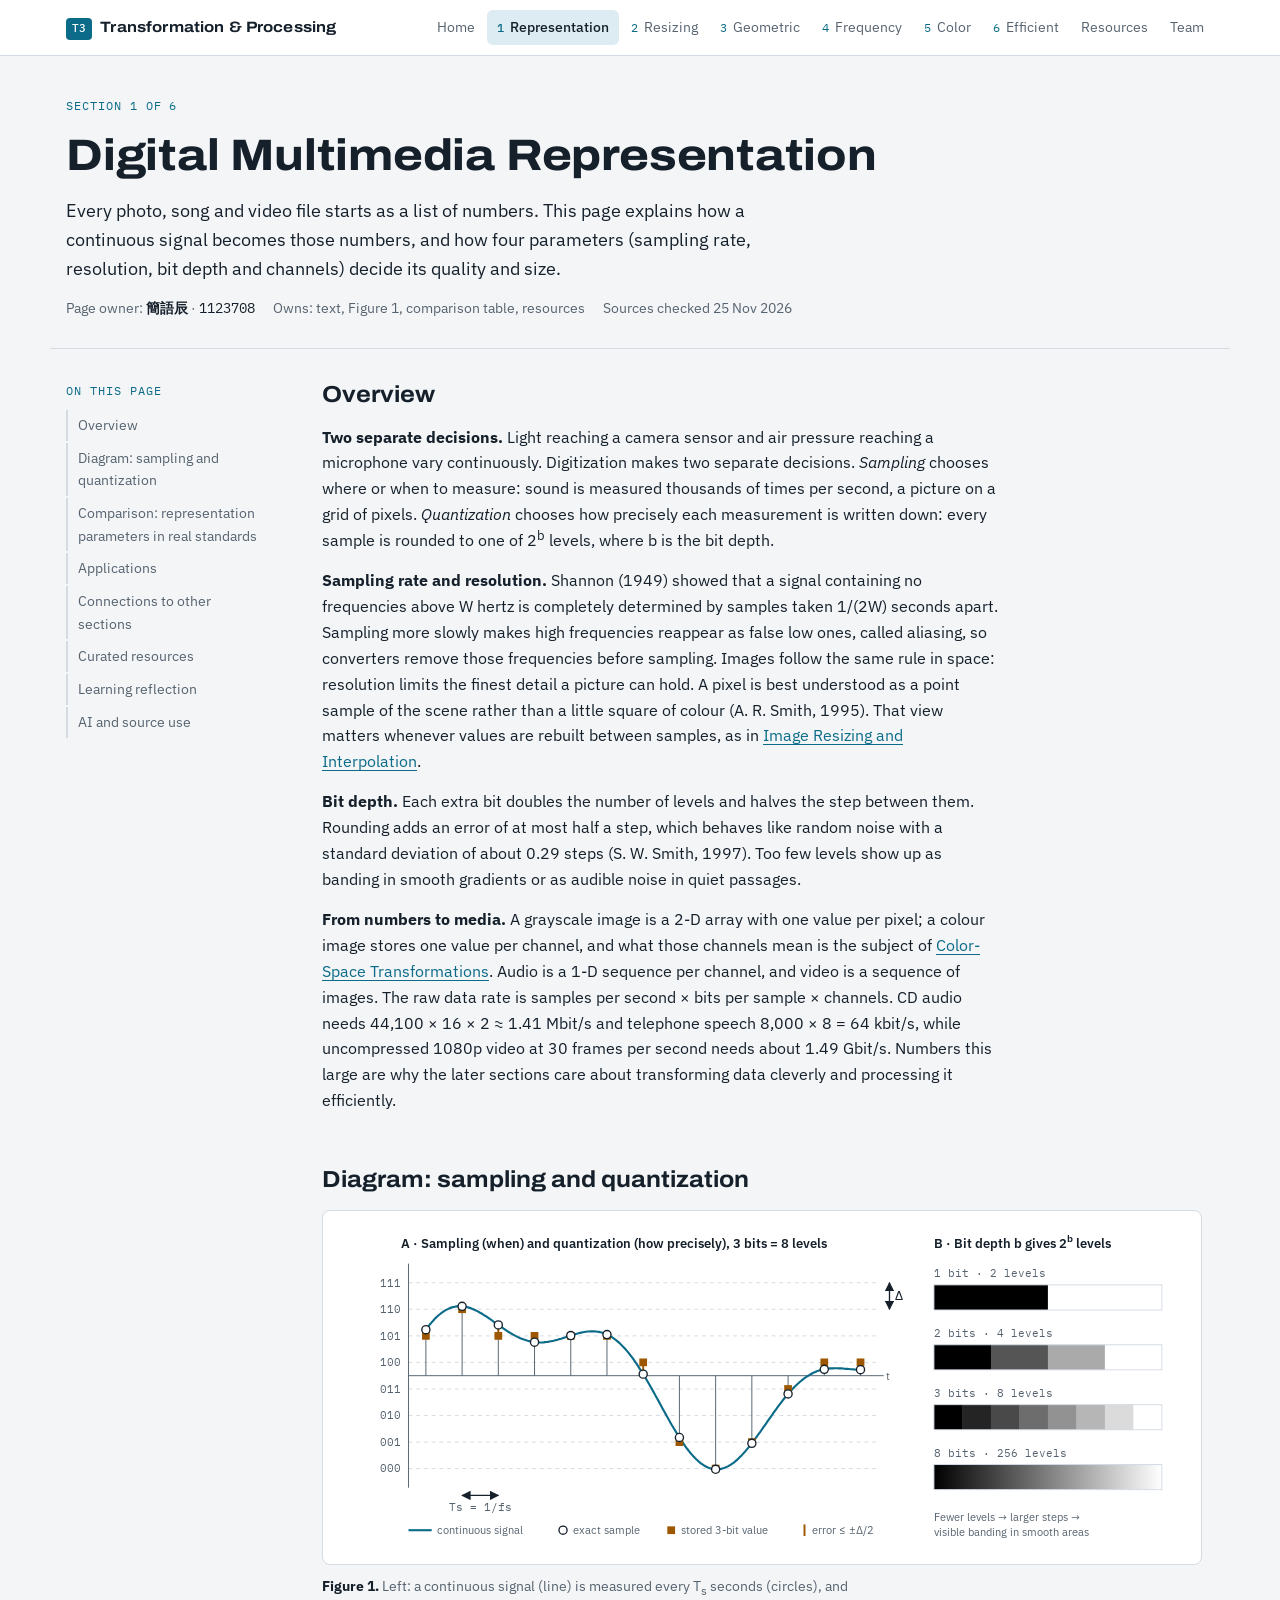
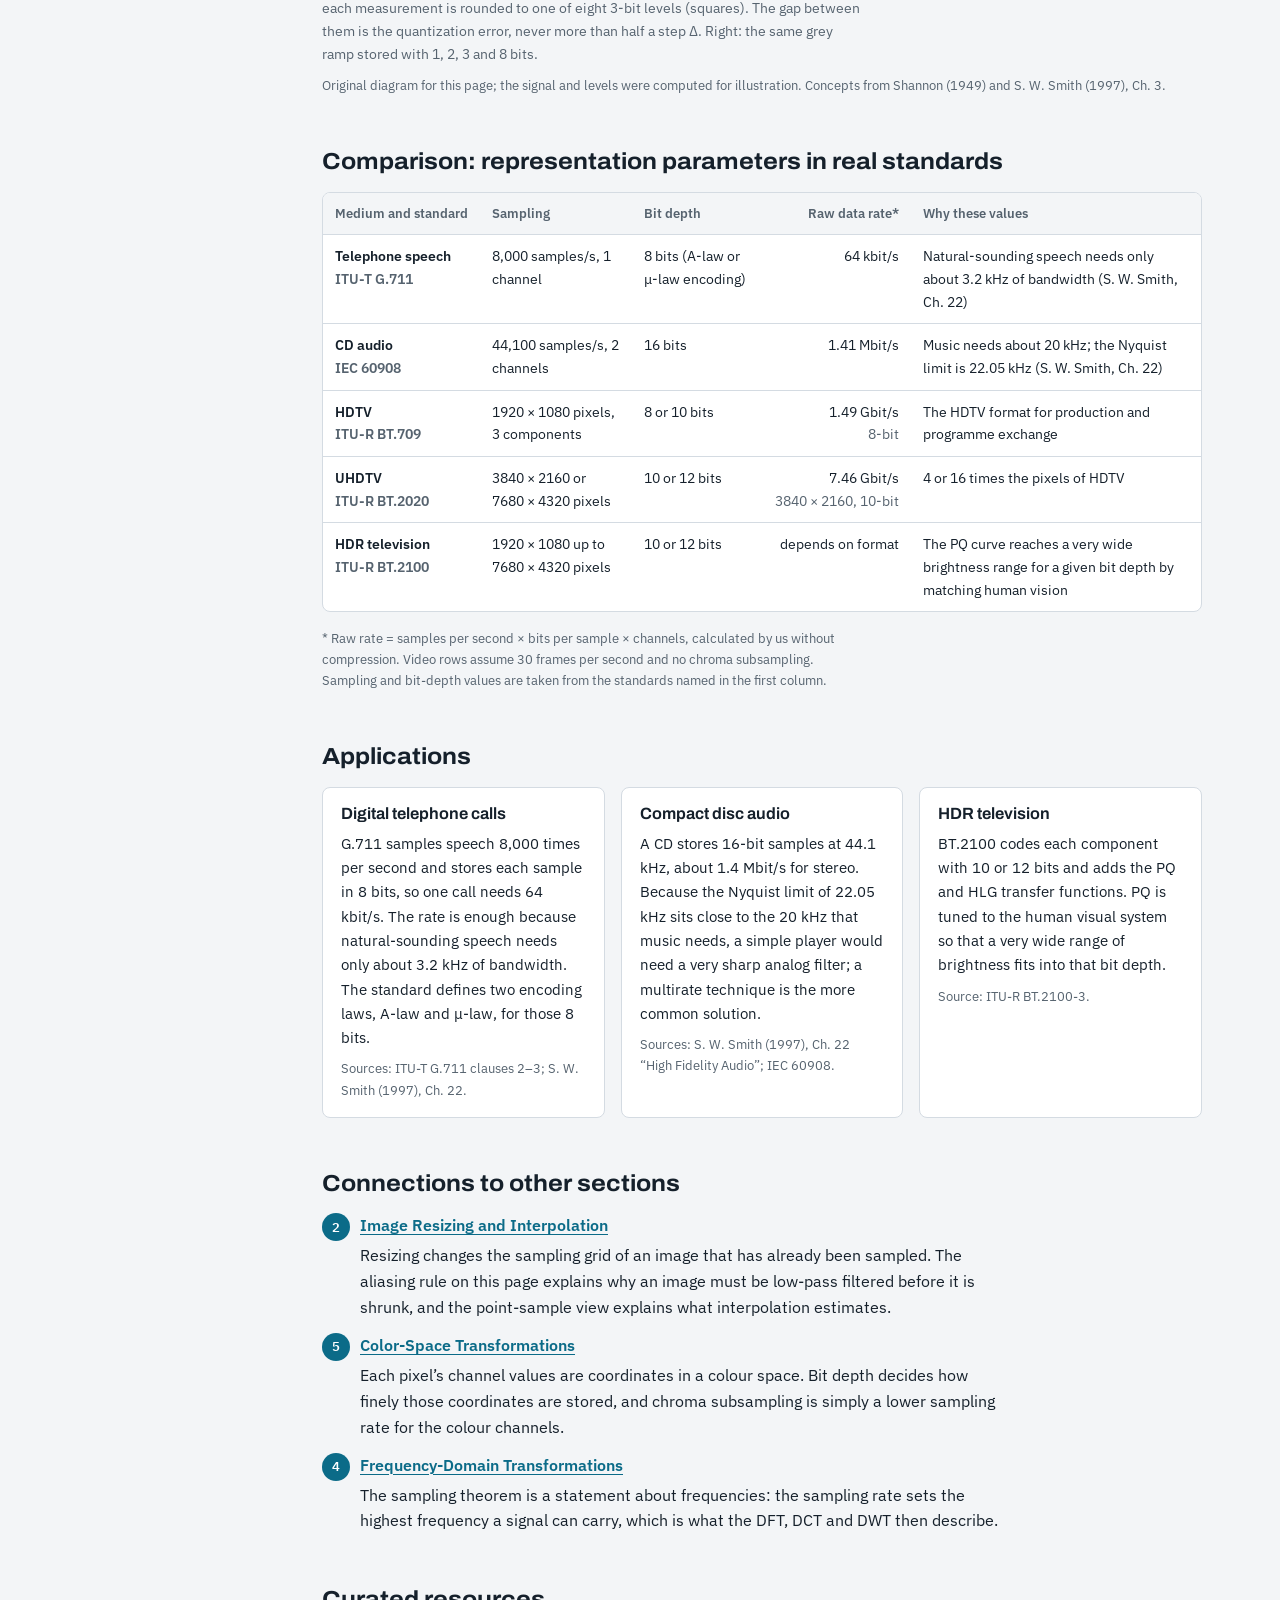
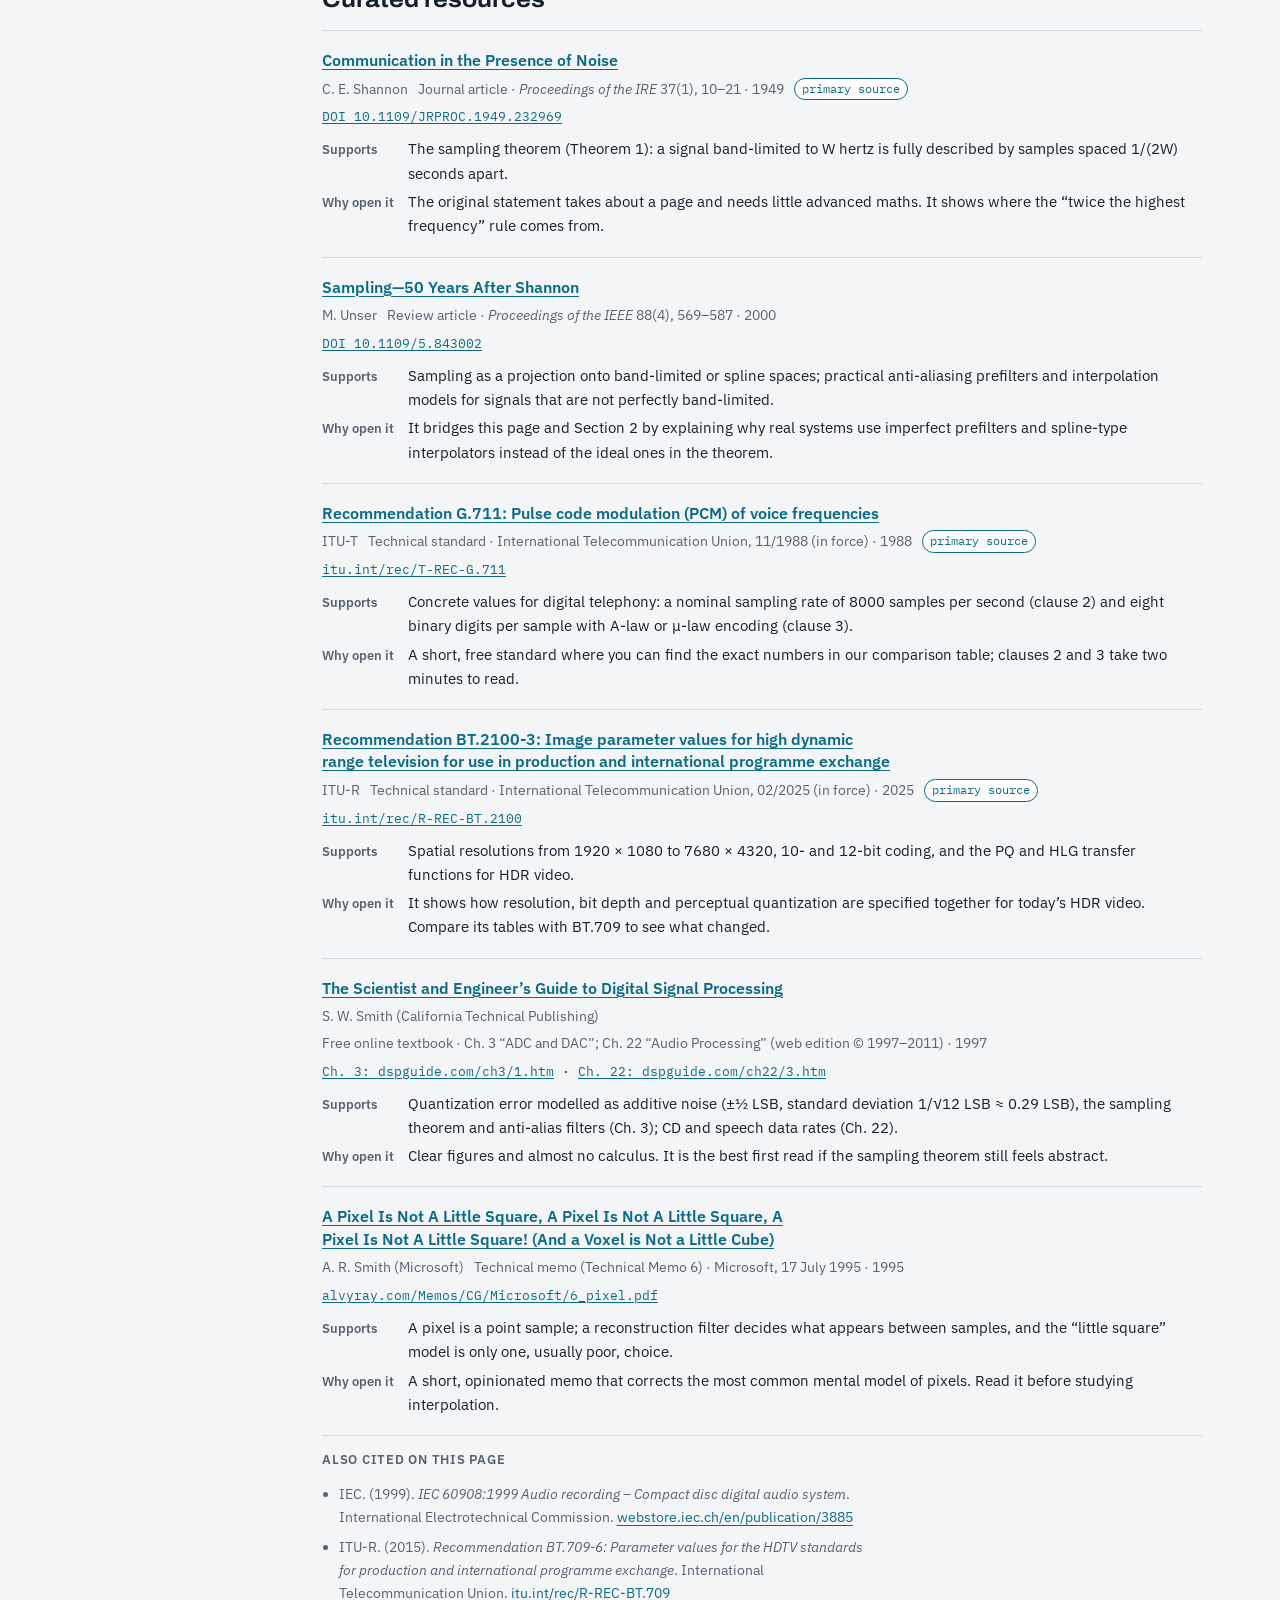
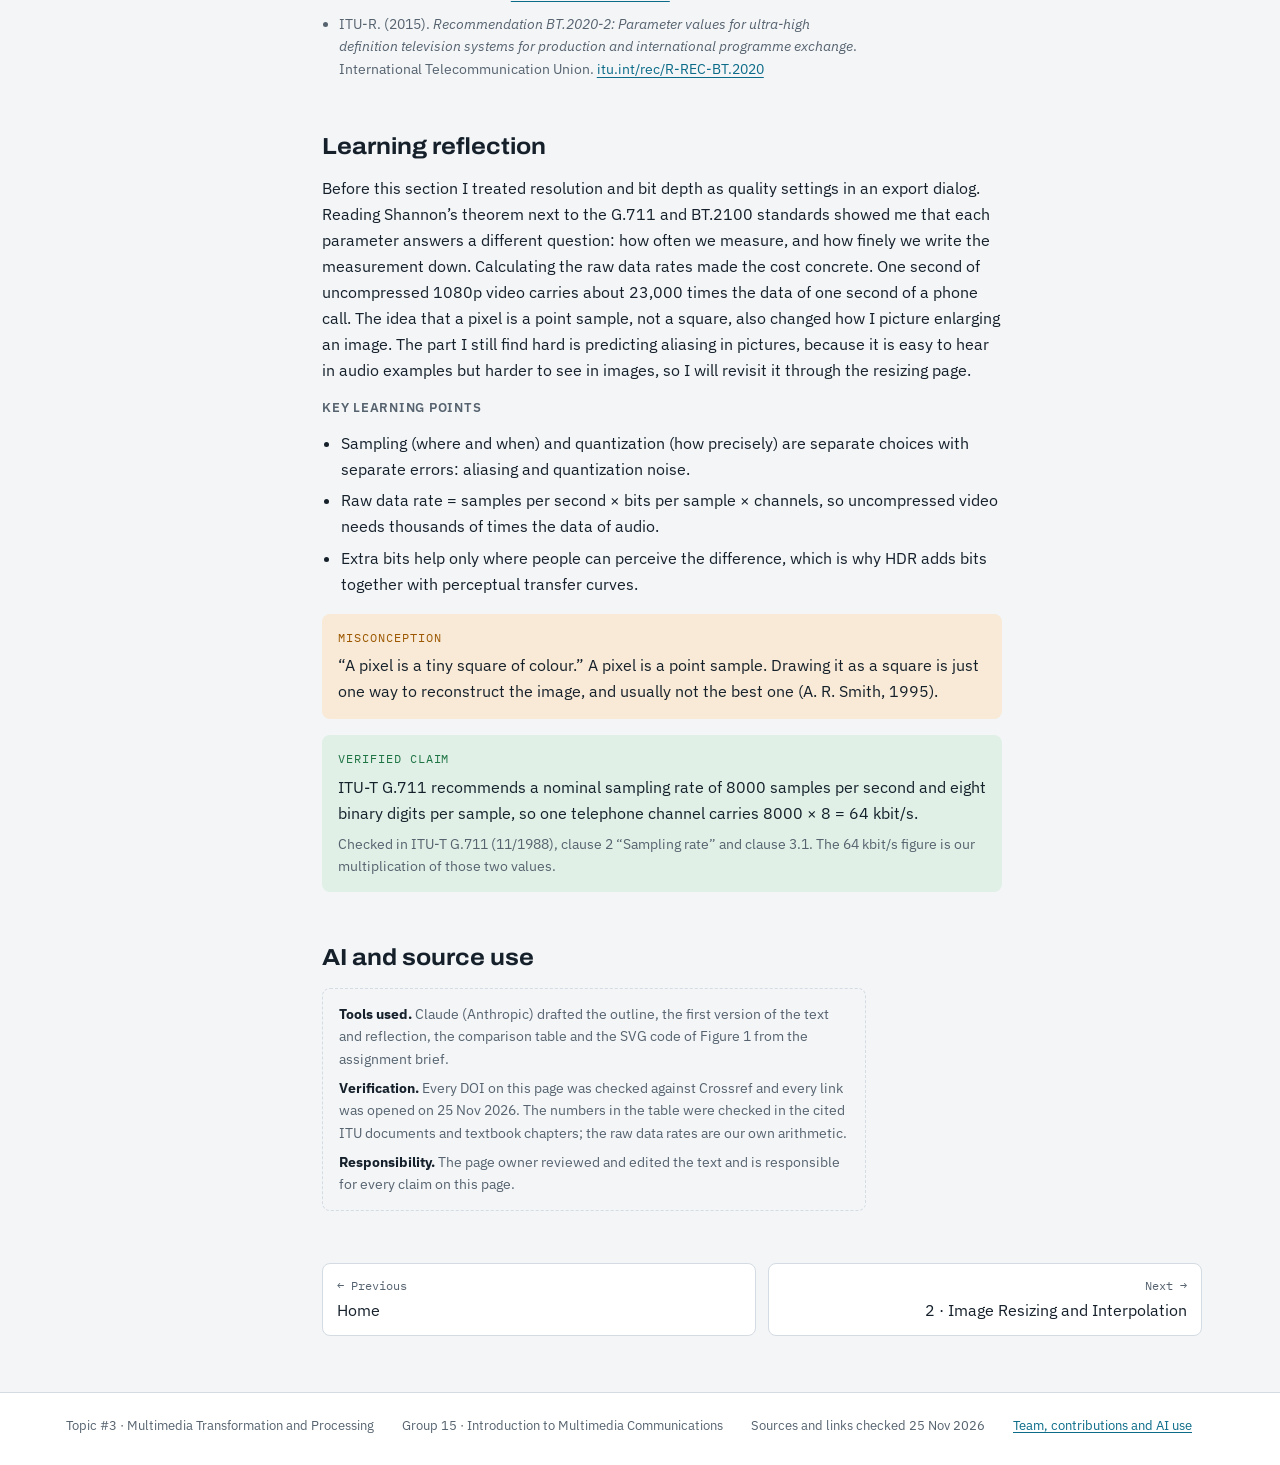
<file: s1-representation.html>
<!doctype html>
<html lang="en">
<head>
<meta charset="utf-8">
<meta name="viewport" content="width=device-width, initial-scale=1, viewport-fit=cover">
<title>Digital Multimedia Representation · Topic 3 Learning Hub</title>
<meta name="description" content="Sampling, quantization, resolution and bit depth: how continuous light and sound become numbers, and what each parameter costs.">
<link rel="icon" href="data:image/svg+xml,%3Csvg xmlns='http://www.w3.org/2000/svg' viewBox='0 0 16 16'%3E%3Crect width='16' height='16' rx='3' fill='%230b6b88'/%3E%3Cg fill='%23fff'%3E%3Ccircle cx='4' cy='4' r='1.3'/%3E%3Ccircle cx='8' cy='4' r='1.3'/%3E%3Ccircle cx='12' cy='4' r='1.3'/%3E%3Ccircle cx='4' cy='8' r='1.3'/%3E%3Ccircle cx='8' cy='8' r='1.3'/%3E%3Ccircle cx='12' cy='8' r='1.3'/%3E%3Ccircle cx='4' cy='12' r='1.3'/%3E%3Ccircle cx='8' cy='12' r='1.3'/%3E%3Ccircle cx='12' cy='12' r='1.3'/%3E%3C/g%3E%3C/svg%3E">
<link rel="preconnect" href="https://fonts.googleapis.com">
<link rel="preconnect" href="https://fonts.gstatic.com" crossorigin>
<link rel="stylesheet" href="https://fonts.googleapis.com/css2?family=Archivo:wdth,wght@62..125,100..900&family=IBM+Plex+Mono:wght@400;500&family=IBM+Plex+Sans:ital,wght@0,400;0,500;0,600;1,400&display=swap">
<link rel="stylesheet" href="assets/style.css">
<script src="assets/site.js" defer></script>
</head>
<body>
<a class="skip" href="#main">Skip to content</a>
<header class="topbar"><div class="wrap"><a class="brand" href="index.html"><span class="tag">T3</span><span class="brand-name">Transformation &amp; Processing</span></a><nav class="nav" aria-label="Site"><a href="index.html" class="text-link"><span class="lbl">Home</span></a><a href="s1-representation.html" title="Section 1 · Digital Multimedia Representation" aria-current="page"><span class="n">1</span><span class="lbl">Representation</span></a><a href="s2-resizing.html" title="Section 2 · Image Resizing and Interpolation"><span class="n">2</span><span class="lbl">Resizing</span></a><a href="s3-geometric.html" title="Section 3 · Geometric Image Transformations"><span class="n">3</span><span class="lbl">Geometric</span></a><a href="s4-frequency.html" title="Section 4 · Frequency-Domain Transformations"><span class="n">4</span><span class="lbl">Frequency</span></a><a href="s5-color.html" title="Section 5 · Color-Space Transformations"><span class="n">5</span><span class="lbl">Color</span></a><a href="s6-efficient.html" title="Section 6 · Efficient Multimedia Processing"><span class="n">6</span><span class="lbl">Efficient</span></a><a href="resources.html" class="text-link"><span class="lbl">Resources</span></a><a href="team.html" class="text-link"><span class="lbl">Team</span></a></nav></div></header>
<main id="main"><div class="wrap page-head">
<p class="eyebrow">Section 1 of 6</p>
<h1>Digital Multimedia Representation</h1>
<p class="lead">Every photo, song and video file starts as a list of numbers. This page explains how a continuous signal becomes those numbers, and how four parameters (sampling rate, resolution, bit depth and channels) decide its quality and size.</p>
<div class="owner"><span>Page owner: <b><span class="who" data-sid="1123708">簡語辰</span></b> · <span class="id">1123708</span></span><span>Owns: text, Figure 1, comparison table, resources</span><span>Sources checked 25 Nov 2026</span></div>
</div><div class="wrap layout"><aside class="toc"><nav aria-label="On this page"><p class="eyebrow">On this page</p><a href="#s1-overview">Overview</a><a href="#s1-figure">Diagram: sampling and quantization</a><a href="#s1-compare">Comparison: representation parameters in real standards</a><a href="#s1-apps">Applications</a><a href="#s1-links">Connections to other sections</a><a href="#s1-resources">Curated resources</a><a href="#s1-reflection">Learning reflection</a><a href="#s1-ai">AI and source use</a></nav></aside><article class="doc">
<section class="block" id="s1-overview">
<h2>Overview</h2>
<div class="prose" data-wc="explain">
<p><b>Two separate decisions.</b> Light reaching a camera sensor and air pressure reaching a microphone vary continuously. Digitization makes two separate decisions. <i>Sampling</i> chooses where or when to measure: sound is measured thousands of times per second, a picture on a grid of pixels. <i>Quantization</i> chooses how precisely each measurement is written down: every sample is rounded to one of 2<sup>b</sup> levels, where b is the bit depth.</p>
<p><b>Sampling rate and resolution.</b> Shannon (1949) showed that a signal containing no frequencies above W hertz is completely determined by samples taken 1/(2W) seconds apart. Sampling more slowly makes high frequencies reappear as false low ones, called aliasing, so converters remove those frequencies before sampling. Images follow the same rule in space: resolution limits the finest detail a picture can hold. A pixel is best understood as a point sample of the scene rather than a little square of colour (A. R. Smith, 1995). That view matters whenever values are rebuilt between samples, as in <a href="s2-resizing.html">Image Resizing and Interpolation</a>.</p>
<p><b>Bit depth.</b> Each extra bit doubles the number of levels and halves the step between them. Rounding adds an error of at most half a step, which behaves like random noise with a standard deviation of about 0.29 steps (S. W. Smith, 1997). Too few levels show up as banding in smooth gradients or as audible noise in quiet passages.</p>
<p><b>From numbers to media.</b> A grayscale image is a 2-D array with one value per pixel; a colour image stores one value per channel, and what those channels mean is the subject of <a href="s5-color.html">Color-Space Transformations</a>. Audio is a 1-D sequence per channel, and video is a sequence of images. The raw data rate is samples per second × bits per sample × channels. CD audio needs 44,100 × 16 × 2 ≈ 1.41 Mbit/s and telephone speech 8,000 × 8 = 64 kbit/s, while uncompressed 1080p video at 30 frames per second needs about 1.49 Gbit/s. Numbers this large are why the later sections care about transforming data cleverly and processing it efficiently.</p>
</div>
</section>

<section class="block" id="s1-figure">
<h2>Diagram: sampling and quantization</h2>
<figure class="fig">
<div class="fig-scroll"><svg class="dia" id="fig-s1" viewBox="0 0 880 336" role="img" aria-labelledby="fig-s1-title fig-s1-desc" xmlns="http://www.w3.org/2000/svg"><title id="fig-s1-title">Sampling and quantization of one signal</title><desc id="fig-s1-desc">Left: a continuous signal is measured at regular time steps Ts and each measurement is rounded to one of eight 3-bit levels; the difference is the quantization error, at most half a step. Right: grey ramps with 2, 4, 8 and 256 levels show how bit depth controls the number of available values.</desc><defs><marker id="fig-s1-ah" viewBox="0 0 10 10" refX="9" refY="5" markerWidth="7" markerHeight="7" orient="auto-start-reverse"><path d="M0,0 L10,5 L0,10 z" class="f-ink"/></marker><marker id="fig-s1-ah-acc" viewBox="0 0 10 10" refX="9" refY="5" markerWidth="7" markerHeight="7" orient="auto-start-reverse"><path d="M0,0 L10,5 L0,10 z" class="f-acc"/></marker><marker id="fig-s1-ah-warm" viewBox="0 0 10 10" refX="9" refY="5" markerWidth="7" markerHeight="7" orient="auto-start-reverse"><path d="M0,0 L10,5 L0,10 z" class="f-warm"/></marker></defs><text x="66.0" y="24.0" class="t-b" text-anchor="start">A · Sampling (when) and quantization (how precisely), 3 bits = 8 levels</text><line x1="74.0" y1="252.2" x2="560.0" y2="252.2" class="grid dash"/><text x="66.0" y="256.2" class="t-s t-m" text-anchor="end">000</text><line x1="74.0" y1="224.8" x2="560.0" y2="224.8" class="grid dash"/><text x="66.0" y="228.8" class="t-s t-m" text-anchor="end">001</text><line x1="74.0" y1="197.2" x2="560.0" y2="197.2" class="grid dash"/><text x="66.0" y="201.2" class="t-s t-m" text-anchor="end">010</text><line x1="74.0" y1="169.8" x2="560.0" y2="169.8" class="grid dash"/><text x="66.0" y="173.8" class="t-s t-m" text-anchor="end">011</text><line x1="74.0" y1="142.2" x2="560.0" y2="142.2" class="grid dash"/><text x="66.0" y="146.2" class="t-s t-m" text-anchor="end">100</text><line x1="74.0" y1="114.8" x2="560.0" y2="114.8" class="grid dash"/><text x="66.0" y="118.8" class="t-s t-m" text-anchor="end">101</text><line x1="74.0" y1="87.2" x2="560.0" y2="87.2" class="grid dash"/><text x="66.0" y="91.2" class="t-s t-m" text-anchor="end">110</text><line x1="74.0" y1="59.8" x2="560.0" y2="59.8" class="grid dash"/><text x="66.0" y="63.8" class="t-s t-m" text-anchor="end">111</text><line x1="74.0" y1="40.0" x2="74.0" y2="272.0" class="ln-mute"/><line x1="74.0" y1="156.0" x2="566.0" y2="156.0" class="ln-mute"/><text x="568.0" y="160.0" class="t-s" text-anchor="start">t</text><polyline points="92.0,108.4 93.5,106.4 95.0,104.4 96.5,102.5 98.0,100.8 99.5,99.1 101.0,97.4 102.5,95.9 104.0,94.5 105.5,93.2 107.1,91.9 108.6,90.8 110.1,89.7 111.6,88.7 113.1,87.9 114.6,87.1 116.1,86.4 117.6,85.8 119.1,85.3 120.6,84.9 122.1,84.6 123.6,84.3 125.1,84.2 126.6,84.1 128.1,84.1 129.6,84.2 131.1,84.4 132.6,84.6 134.1,84.9 135.6,85.3 137.2,85.8 138.7,86.3 140.2,86.9 141.7,87.5 143.2,88.2 144.7,88.9 146.2,89.7 147.7,90.6 149.2,91.4 150.7,92.3 152.2,93.3 153.7,94.2 155.2,95.2 156.7,96.2 158.2,97.3 159.7,98.3 161.2,99.4 162.7,100.5 164.2,101.5 165.7,102.6 167.3,103.7 168.8,104.7 170.3,105.8 171.8,106.8 173.3,107.8 174.8,108.8 176.3,109.8 177.8,110.8 179.3,111.7 180.8,112.6 182.3,113.5 183.8,114.3 185.3,115.1 186.8,115.8 188.3,116.5 189.8,117.2 191.3,117.8 192.8,118.4 194.3,118.9 195.8,119.4 197.4,119.9 198.9,120.2 200.4,120.6 201.9,120.9 203.4,121.1 204.9,121.3 206.4,121.5 207.9,121.5 209.4,121.6 210.9,121.6 212.4,121.6 213.9,121.5 215.4,121.3 216.9,121.2 218.4,121.0 219.9,120.7 221.4,120.4 222.9,120.1 224.4,119.8 225.9,119.4 227.5,119.0 229.0,118.6 230.5,118.1 232.0,117.7 233.5,117.2 235.0,116.7 236.5,116.3 238.0,115.8 239.5,115.3 241.0,114.8 242.5,114.3 244.0,113.8 245.5,113.4 247.0,112.9 248.5,112.5 250.0,112.1 251.5,111.7 253.0,111.4 254.5,111.1 256.0,110.8 257.6,110.5 259.1,110.3 260.6,110.2 262.1,110.1 263.6,110.1 265.1,110.1 266.6,110.1 268.1,110.3 269.6,110.5 271.1,110.7 272.6,111.0 274.1,111.4 275.6,111.9 277.1,112.4 278.6,113.0 280.1,113.7 281.6,114.5 283.1,115.3 284.6,116.2 286.1,117.2 287.7,118.3 289.2,119.5 290.7,120.7 292.2,122.0 293.7,123.4 295.2,124.9 296.7,126.5 298.2,128.1 299.7,129.8 301.2,131.6 302.7,133.5 304.2,135.4 305.7,137.4 307.2,139.5 308.7,141.6 310.2,143.8 311.7,146.1 313.2,148.4 314.7,150.7 316.2,153.2 317.8,155.6 319.3,158.1 320.8,160.7 322.3,163.3 323.8,165.9 325.3,168.6 326.8,171.2 328.3,173.9 329.8,176.7 331.3,179.4 332.8,182.1 334.3,184.9 335.8,187.6 337.3,190.4 338.8,193.1 340.3,195.8 341.8,198.5 343.3,201.2 344.8,203.9 346.3,206.5 347.9,209.1 349.4,211.7 350.9,214.2 352.4,216.6 353.9,219.0 355.4,221.4 356.9,223.7 358.4,225.9 359.9,228.1 361.4,230.2 362.9,232.2 364.4,234.1 365.9,236.0 367.4,237.7 368.9,239.4 370.4,241.0 371.9,242.5 373.4,243.9 374.9,245.3 376.4,246.5 378.0,247.6 379.5,248.6 381.0,249.5 382.5,250.3 384.0,251.0 385.5,251.6 387.0,252.1 388.5,252.5 390.0,252.7 391.5,252.9 393.0,252.9 394.5,252.9 396.0,252.7 397.5,252.5 399.0,252.1 400.5,251.7 402.0,251.1 403.5,250.4 405.0,249.7 406.5,248.8 408.1,247.8 409.6,246.8 411.1,245.7 412.6,244.5 414.1,243.2 415.6,241.8 417.1,240.3 418.6,238.8 420.1,237.2 421.6,235.6 423.1,233.9 424.6,232.1 426.1,230.3 427.6,228.4 429.1,226.4 430.6,224.5 432.1,222.5 433.6,220.4 435.1,218.4 436.6,216.3 438.2,214.2 439.7,212.0 441.2,209.9 442.7,207.7 444.2,205.6 445.7,203.4 447.2,201.2 448.7,199.1 450.2,197.0 451.7,194.8 453.2,192.7 454.7,190.7 456.2,188.6 457.7,186.6 459.2,184.6 460.7,182.6 462.2,180.7 463.7,178.8 465.2,177.0 466.7,175.2 468.3,173.5 469.8,171.8 471.3,170.1 472.8,168.5 474.3,167.0 475.8,165.6 477.3,164.2 478.8,162.8 480.3,161.5 481.8,160.3 483.3,159.1 484.8,158.1 486.3,157.0 487.8,156.1 489.3,155.1 490.8,154.3 492.3,153.5 493.8,152.8 495.3,152.1 496.8,151.5 498.4,151.0 499.9,150.5 501.4,150.1 502.9,149.7 504.4,149.4 505.9,149.1 507.4,148.9 508.9,148.7 510.4,148.5 511.9,148.4 513.4,148.4 514.9,148.3 516.4,148.3 517.9,148.3 519.4,148.4 520.9,148.5 522.4,148.5 523.9,148.6 525.4,148.8 526.9,148.9 528.5,149.0 530.0,149.1 531.5,149.3 533.0,149.4 534.5,149.5 536.0,149.6 537.5,149.7 539.0,149.8 540.5,149.8 542.0,149.8" class="acc"/><line x1="92.0" y1="156.0" x2="92.0" y2="108.4" class="ln-mute"/><line x1="92.0" y1="108.4" x2="92.0" y2="114.8" class="warm"/><rect x="88.0" y="110.8" width="8.0" height="8.0" rx="0" class="f-warm"/><circle cx="92.0" cy="108.4" r="4.2" class="dot-hollow"/><line x1="129.5" y1="156.0" x2="129.5" y2="84.2" class="ln-mute"/><line x1="129.5" y1="84.2" x2="129.5" y2="87.2" class="warm"/><rect x="125.5" y="83.2" width="8.0" height="8.0" rx="0" class="f-warm"/><circle cx="129.5" cy="84.2" r="4.2" class="dot-hollow"/><line x1="167.0" y1="156.0" x2="167.0" y2="103.5" class="ln-mute"/><line x1="167.0" y1="103.5" x2="167.0" y2="114.8" class="warm"/><rect x="163.0" y="110.8" width="8.0" height="8.0" rx="0" class="f-warm"/><circle cx="167.0" cy="103.5" r="4.2" class="dot-hollow"/><line x1="204.5" y1="156.0" x2="204.5" y2="121.3" class="ln-mute"/><line x1="204.5" y1="121.3" x2="204.5" y2="114.8" class="warm"/><rect x="200.5" y="110.8" width="8.0" height="8.0" rx="0" class="f-warm"/><circle cx="204.5" cy="121.3" r="4.2" class="dot-hollow"/><line x1="242.0" y1="156.0" x2="242.0" y2="114.5" class="ln-mute"/><line x1="242.0" y1="114.5" x2="242.0" y2="114.8" class="warm"/><rect x="238.0" y="110.8" width="8.0" height="8.0" rx="0" class="f-warm"/><circle cx="242.0" cy="114.5" r="4.2" class="dot-hollow"/><line x1="279.5" y1="156.0" x2="279.5" y2="113.4" class="ln-mute"/><line x1="279.5" y1="113.4" x2="279.5" y2="114.8" class="warm"/><rect x="275.5" y="110.8" width="8.0" height="8.0" rx="0" class="f-warm"/><circle cx="279.5" cy="113.4" r="4.2" class="dot-hollow"/><line x1="317.0" y1="156.0" x2="317.0" y2="154.4" class="ln-mute"/><line x1="317.0" y1="154.4" x2="317.0" y2="142.2" class="warm"/><rect x="313.0" y="138.2" width="8.0" height="8.0" rx="0" class="f-warm"/><circle cx="317.0" cy="154.4" r="4.2" class="dot-hollow"/><line x1="354.5" y1="156.0" x2="354.5" y2="220.0" class="ln-mute"/><line x1="354.5" y1="220.0" x2="354.5" y2="224.8" class="warm"/><rect x="350.5" y="220.8" width="8.0" height="8.0" rx="0" class="f-warm"/><circle cx="354.5" cy="220.0" r="4.2" class="dot-hollow"/><line x1="392.0" y1="156.0" x2="392.0" y2="252.9" class="ln-mute"/><line x1="392.0" y1="252.9" x2="392.0" y2="252.2" class="warm"/><rect x="388.0" y="248.2" width="8.0" height="8.0" rx="0" class="f-warm"/><circle cx="392.0" cy="252.9" r="4.2" class="dot-hollow"/><line x1="429.5" y1="156.0" x2="429.5" y2="226.0" class="ln-mute"/><line x1="429.5" y1="226.0" x2="429.5" y2="224.8" class="warm"/><rect x="425.5" y="220.8" width="8.0" height="8.0" rx="0" class="f-warm"/><circle cx="429.5" cy="226.0" r="4.2" class="dot-hollow"/><line x1="467.0" y1="156.0" x2="467.0" y2="174.9" class="ln-mute"/><line x1="467.0" y1="174.9" x2="467.0" y2="169.8" class="warm"/><rect x="463.0" y="165.8" width="8.0" height="8.0" rx="0" class="f-warm"/><circle cx="467.0" cy="174.9" r="4.2" class="dot-hollow"/><line x1="504.5" y1="156.0" x2="504.5" y2="149.4" class="ln-mute"/><line x1="504.5" y1="149.4" x2="504.5" y2="142.2" class="warm"/><rect x="500.5" y="138.2" width="8.0" height="8.0" rx="0" class="f-warm"/><circle cx="504.5" cy="149.4" r="4.2" class="dot-hollow"/><line x1="542.0" y1="156.0" x2="542.0" y2="149.8" class="ln-mute"/><line x1="542.0" y1="149.8" x2="542.0" y2="142.2" class="warm"/><rect x="538.0" y="138.2" width="8.0" height="8.0" rx="0" class="f-warm"/><circle cx="542.0" cy="149.8" r="4.2" class="dot-hollow"/><line x1="129.5" y1="280.0" x2="167.0" y2="280.0" class="ln" marker-start="url(#fig-s1-ah)" marker-end="url(#fig-s1-ah)"/><text x="148.2" y="296.0" class="t-s t-m" text-anchor="middle">Ts = 1/fs</text><line x1="572.0" y1="87.2" x2="572.0" y2="59.8" class="ln" marker-start="url(#fig-s1-ah)" marker-end="url(#fig-s1-ah)"/><text x="578.0" y="77.5" class="t t-m" text-anchor="start">Δ</text><line x1="74.0" y1="316.0" x2="98.0" y2="316.0" class="acc"/><text x="104.0" y="320.0" class="t-s" text-anchor="start">continuous signal</text><circle cx="234.0" cy="316.0" r="4.2" class="dot-hollow"/><text x="244.0" y="320.0" class="t-s" text-anchor="start">exact sample</text><rect x="342.0" y="312.0" width="8.0" height="8.0" rx="0" class="f-warm"/><text x="356.0" y="320.0" class="t-s" text-anchor="start">stored 3-bit value</text><line x1="484.0" y1="310.0" x2="484.0" y2="322.0" class="warm"/><text x="492.0" y="320.0" class="t-s" text-anchor="start">error ≤ ±Δ/2</text><text x="618" y="24" class="t-b">B · Bit depth b gives 2<tspan dy="-6" class="t-sup">b</tspan><tspan dy="6"> levels</tspan></text><text x="618.0" y="54.0" class="t-s t-m" text-anchor="start">1 bit · 2 levels</text><rect x="618.00" y="62" width="118.40" height="26" fill="rgb(0,0,0)"/><rect x="736.00" y="62" width="118.40" height="26" fill="rgb(255,255,255)"/><rect x="618.0" y="62.0" width="236.0" height="26.0" rx="0" class="frame"/><text x="618.0" y="116.0" class="t-s t-m" text-anchor="start">2 bits · 4 levels</text><rect x="618.00" y="124" width="59.40" height="26" fill="rgb(0,0,0)"/><rect x="677.00" y="124" width="59.40" height="26" fill="rgb(85,85,85)"/><rect x="736.00" y="124" width="59.40" height="26" fill="rgb(170,170,170)"/><rect x="795.00" y="124" width="59.40" height="26" fill="rgb(255,255,255)"/><rect x="618.0" y="124.0" width="236.0" height="26.0" rx="0" class="frame"/><text x="618.0" y="178.0" class="t-s t-m" text-anchor="start">3 bits · 8 levels</text><rect x="618.00" y="186" width="29.90" height="26" fill="rgb(0,0,0)"/><rect x="647.50" y="186" width="29.90" height="26" fill="rgb(36,36,36)"/><rect x="677.00" y="186" width="29.90" height="26" fill="rgb(73,73,73)"/><rect x="706.50" y="186" width="29.90" height="26" fill="rgb(109,109,109)"/><rect x="736.00" y="186" width="29.90" height="26" fill="rgb(146,146,146)"/><rect x="765.50" y="186" width="29.90" height="26" fill="rgb(182,182,182)"/><rect x="795.00" y="186" width="29.90" height="26" fill="rgb(219,219,219)"/><rect x="824.50" y="186" width="29.90" height="26" fill="rgb(255,255,255)"/><rect x="618.0" y="186.0" width="236.0" height="26.0" rx="0" class="frame"/><text x="618.0" y="240.0" class="t-s t-m" text-anchor="start">8 bits · 256 levels</text><defs><linearGradient id="fig-s1-g8"><stop offset="0" stop-color="#000"/><stop offset="1" stop-color="#fff"/></linearGradient></defs><rect x="618" y="248" width="236" height="26" fill="url(#fig-s1-g8)"/><rect x="618.0" y="248.0" width="236.0" height="26.0" rx="0" class="frame"/><text x="618.0" y="306.0" class="t-s" text-anchor="start">Fewer levels → larger steps →</text><text x="618.0" y="322.0" class="t-s" text-anchor="start">visible banding in smooth areas</text></svg></div>
<figcaption><b>Figure 1.</b> Left: a continuous signal (line) is measured every T<sub>s</sub> seconds (circles), and each measurement is rounded to one of eight 3-bit levels (squares). The gap between them is the quantization error, never more than half a step Δ. Right: the same grey ramp stored with 1, 2, 3 and 8 bits.</figcaption>
<p class="credit">Original diagram for this page; the signal and levels were computed for illustration. Concepts from Shannon (1949) and S. W. Smith (1997), Ch. 3.</p>
</figure>
</section>

<section class="block" id="s1-compare">
<h2>Comparison: representation parameters in real standards</h2>
<div class="tbl-wrap">
<table>
<thead><tr><th scope="col">Medium and standard</th><th scope="col">Sampling</th><th scope="col">Bit depth</th><th scope="col" class="num">Raw data rate*</th><th scope="col">Why these values</th></tr></thead>
<tbody>
<tr><th scope="row">Telephone speech<br><span class="muted small">ITU-T G.711</span></th><td>8,000 samples/s, 1 channel</td><td>8 bits (A-law or μ-law encoding)</td><td class="num">64 kbit/s</td><td>Natural-sounding speech needs only about 3.2 kHz of bandwidth (S. W. Smith, Ch. 22)</td></tr>
<tr><th scope="row">CD audio<br><span class="muted small">IEC 60908</span></th><td>44,100 samples/s, 2 channels</td><td>16 bits</td><td class="num">1.41 Mbit/s</td><td>Music needs about 20 kHz; the Nyquist limit is 22.05 kHz (S. W. Smith, Ch. 22)</td></tr>
<tr><th scope="row">HDTV<br><span class="muted small">ITU-R BT.709</span></th><td>1920 × 1080 pixels, 3 components</td><td>8 or 10 bits</td><td class="num">1.49 Gbit/s<br><span class="muted small">8-bit</span></td><td>The HDTV format for production and programme exchange</td></tr>
<tr><th scope="row">UHDTV<br><span class="muted small">ITU-R BT.2020</span></th><td>3840 × 2160 or 7680 × 4320 pixels</td><td>10 or 12 bits</td><td class="num">7.46 Gbit/s<br><span class="muted small">3840 × 2160, 10-bit</span></td><td>4 or 16 times the pixels of HDTV</td></tr>
<tr><th scope="row">HDR television<br><span class="muted small">ITU-R BT.2100</span></th><td>1920 × 1080 up to 7680 × 4320 pixels</td><td>10 or 12 bits</td><td class="num">depends on format</td><td>The PQ curve reaches a very wide brightness range for a given bit depth by matching human vision</td></tr>
</tbody>
</table>
</div>
<p class="tbl-note">* Raw rate = samples per second × bits per sample × channels, calculated by us without compression. Video rows assume 30 frames per second and no chroma subsampling. Sampling and bit-depth values are taken from the standards named in the first column.</p>
</section>

<section class="block" id="s1-apps">
<h2>Applications</h2>
<div class="cases three">
<div class="case"><h3>Digital telephone calls</h3><p>G.711 samples speech 8,000 times per second and stores each sample in 8 bits, so one call needs 64 kbit/s. The rate is enough because natural-sounding speech needs only about 3.2 kHz of bandwidth. The standard defines two encoding laws, A-law and μ-law, for those 8 bits.</p><p class="src">Sources: ITU-T G.711 clauses 2–3; S. W. Smith (1997), Ch. 22.</p></div>
<div class="case"><h3>Compact disc audio</h3><p>A CD stores 16-bit samples at 44.1 kHz, about 1.4 Mbit/s for stereo. Because the Nyquist limit of 22.05 kHz sits close to the 20 kHz that music needs, a simple player would need a very sharp analog filter; a multirate technique is the more common solution.</p><p class="src">Sources: S. W. Smith (1997), Ch. 22 “High Fidelity Audio”; IEC 60908.</p></div>
<div class="case"><h3>HDR television</h3><p>BT.2100 codes each component with 10 or 12 bits and adds the PQ and HLG transfer functions. PQ is tuned to the human visual system so that a very wide range of brightness fits into that bit depth.</p><p class="src">Source: ITU-R BT.2100-3.</p></div>
</div>
</section>

<section class="block" id="s1-links">
<h2>Connections to other sections</h2>
<ol class="links-out">
<li><span class="n">2</span><a href="s2-resizing.html">Image Resizing and Interpolation</a><p>Resizing changes the sampling grid of an image that has already been sampled. The aliasing rule on this page explains why an image must be low-pass filtered before it is shrunk, and the point-sample view explains what interpolation estimates.</p></li>
<li><span class="n">5</span><a href="s5-color.html">Color-Space Transformations</a><p>Each pixel’s channel values are coordinates in a colour space. Bit depth decides how finely those coordinates are stored, and chroma subsampling is simply a lower sampling rate for the colour channels.</p></li>
<li><span class="n">4</span><a href="s4-frequency.html">Frequency-Domain Transformations</a><p>The sampling theorem is a statement about frequencies: the sampling rate sets the highest frequency a signal can carry, which is what the DFT, DCT and DWT then describe.</p></li>
</ol>
</section>

<section class="block" id="s1-resources">
<h2>Curated resources</h2>
<div class="res-list">
<article class="res" id="s1-r-shannon1949"><h3><a href="https://doi.org/10.1109/JRPROC.1949.232969">Communication in the Presence of Noise</a></h3><p class="res-meta"><span>C. E. Shannon</span><span>Journal article · <i>Proceedings of the IRE</i> 37(1), 10–21 · 1949</span><span class="chip primary">primary source</span></p><p class="res-link"><a href="https://doi.org/10.1109/JRPROC.1949.232969">DOI 10.1109/JRPROC.1949.232969</a></p><dl><dt>Supports</dt><dd>The sampling theorem (Theorem 1): a signal band-limited to W hertz is fully described by samples spaced 1/(2W) seconds apart.</dd><dt>Why open it</dt><dd>The original statement takes about a page and needs little advanced maths. It shows where the “twice the highest frequency” rule comes from.</dd></dl></article>
<article class="res" id="s1-r-unser2000"><h3><a href="https://doi.org/10.1109/5.843002">Sampling—50 Years After Shannon</a></h3><p class="res-meta"><span>M. Unser</span><span>Review article · <i>Proceedings of the IEEE</i> 88(4), 569–587 · 2000</span></p><p class="res-link"><a href="https://doi.org/10.1109/5.843002">DOI 10.1109/5.843002</a></p><dl><dt>Supports</dt><dd>Sampling as a projection onto band-limited or spline spaces; practical anti-aliasing prefilters and interpolation models for signals that are not perfectly band-limited.</dd><dt>Why open it</dt><dd>It bridges this page and Section 2 by explaining why real systems use imperfect prefilters and spline-type interpolators instead of the ideal ones in the theorem.</dd></dl></article>
<article class="res" id="s1-r-g711"><h3><a href="https://www.itu.int/rec/T-REC-G.711">Recommendation G.711: Pulse code modulation (PCM) of voice frequencies</a></h3><p class="res-meta"><span>ITU-T</span><span>Technical standard · International Telecommunication Union, 11/1988 (in force) · 1988</span><span class="chip primary">primary source</span></p><p class="res-link"><a href="https://www.itu.int/rec/T-REC-G.711">itu.int/rec/T-REC-G.711</a></p><dl><dt>Supports</dt><dd>Concrete values for digital telephony: a nominal sampling rate of 8000 samples per second (clause 2) and eight binary digits per sample with A-law or μ-law encoding (clause 3).</dd><dt>Why open it</dt><dd>A short, free standard where you can find the exact numbers in our comparison table; clauses 2 and 3 take two minutes to read.</dd></dl></article>
<article class="res" id="s1-r-bt2100"><h3><a href="https://www.itu.int/rec/R-REC-BT.2100">Recommendation BT.2100-3: Image parameter values for high dynamic range television for use in production and international programme exchange</a></h3><p class="res-meta"><span>ITU-R</span><span>Technical standard · International Telecommunication Union, 02/2025 (in force) · 2025</span><span class="chip primary">primary source</span></p><p class="res-link"><a href="https://www.itu.int/rec/R-REC-BT.2100">itu.int/rec/R-REC-BT.2100</a></p><dl><dt>Supports</dt><dd>Spatial resolutions from 1920 × 1080 to 7680 × 4320, 10- and 12-bit coding, and the PQ and HLG transfer functions for HDR video.</dd><dt>Why open it</dt><dd>It shows how resolution, bit depth and perceptual quantization are specified together for today’s HDR video. Compare its tables with BT.709 to see what changed.</dd></dl></article>
<article class="res" id="s1-r-dspguide"><h3><a href="https://www.dspguide.com/ch3/1.htm">The Scientist and Engineer’s Guide to Digital Signal Processing</a></h3><p class="res-meta"><span>S. W. Smith (California Technical Publishing)</span><span>Free online textbook · Ch. 3 “ADC and DAC”; Ch. 22 “Audio Processing” (web edition © 1997–2011) · 1997</span></p><p class="res-link"><a href="https://www.dspguide.com/ch3/1.htm">Ch. 3: dspguide.com/ch3/1.htm</a> · <a href="https://www.dspguide.com/ch22/3.htm">Ch. 22: dspguide.com/ch22/3.htm</a></p><dl><dt>Supports</dt><dd>Quantization error modelled as additive noise (±½ LSB, standard deviation 1/√12 LSB ≈ 0.29 LSB), the sampling theorem and anti-alias filters (Ch. 3); CD and speech data rates (Ch. 22).</dd><dt>Why open it</dt><dd>Clear figures and almost no calculus. It is the best first read if the sampling theorem still feels abstract.</dd></dl></article>
<article class="res" id="s1-r-smith1995"><h3><a href="https://alvyray.com/Memos/CG/Microsoft/6_pixel.pdf">A Pixel Is Not A Little Square, A Pixel Is Not A Little Square, A Pixel Is Not A Little Square! (And a Voxel is Not a Little Cube)</a></h3><p class="res-meta"><span>A. R. Smith (Microsoft)</span><span>Technical memo (Technical Memo 6) · Microsoft, 17 July 1995 · 1995</span></p><p class="res-link"><a href="https://alvyray.com/Memos/CG/Microsoft/6_pixel.pdf">alvyray.com/Memos/CG/Microsoft/6_pixel.pdf</a></p><dl><dt>Supports</dt><dd>A pixel is a point sample; a reconstruction filter decides what appears between samples, and the “little square” model is only one, usually poor, choice.</dd><dt>Why open it</dt><dd>A short, opinionated memo that corrects the most common mental model of pixels. Read it before studying interpolation.</dd></dl></article>
</div>
<h3 class="sub">Also cited on this page</h3>
<ul class="also" id="s1-also"><li>IEC. (1999). <i>IEC 60908:1999 Audio recording – Compact disc digital audio system</i>. International Electrotechnical Commission. <a href="https://webstore.iec.ch/en/publication/3885">webstore.iec.ch/en/publication/3885</a></li><li>ITU-R. (2015). <i>Recommendation BT.709-6: Parameter values for the HDTV standards for production and international programme exchange</i>. International Telecommunication Union. <a href="https://www.itu.int/rec/R-REC-BT.709">itu.int/rec/R-REC-BT.709</a></li><li>ITU-R. (2015). <i>Recommendation BT.2020-2: Parameter values for ultra-high definition television systems for production and international programme exchange</i>. International Telecommunication Union. <a href="https://www.itu.int/rec/R-REC-BT.2020">itu.int/rec/R-REC-BT.2020</a></li></ul>
</section>

<section class="block" id="s1-reflection">
<h2>Learning reflection</h2>
<!-- OWNER: this reflection is an AI-assisted draft. Rewrite it in your own words before publishing. -->
<p data-wc="reflect" class="reflect-text">Before this section I treated resolution and bit depth as quality settings in an export dialog. Reading Shannon’s theorem next to the G.711 and BT.2100 standards showed me that each parameter answers a different question: how often we measure, and how finely we write the measurement down. Calculating the raw data rates made the cost concrete. One second of uncompressed 1080p video carries about 23,000 times the data of one second of a phone call. The idea that a pixel is a point sample, not a square, also changed how I picture enlarging an image. The part I still find hard is predicting aliasing in pictures, because it is easy to hear in audio examples but harder to see in images, so I will revisit it through the resizing page.</p>
<h3 class="sub">Key learning points</h3>
<ul class="keypoints">
<li>Sampling (where and when) and quantization (how precisely) are separate choices with separate errors: aliasing and quantization noise.</li>
<li>Raw data rate = samples per second × bits per sample × channels, so uncompressed video needs thousands of times the data of audio.</li>
<li>Extra bits help only where people can perceive the difference, which is why HDR adds bits together with perceptual transfer curves.</li>
</ul>
<div class="callout miscon"><p class="eyebrow">Misconception</p><p>“A pixel is a tiny square of colour.” A pixel is a point sample. Drawing it as a square is just one way to reconstruct the image, and usually not the best one (A. R. Smith, 1995).</p></div>
<div class="callout verified"><p class="eyebrow">Verified claim</p><p>ITU-T G.711 recommends a nominal sampling rate of 8000 samples per second and eight binary digits per sample, so one telephone channel carries 8000 × 8 = 64 kbit/s.</p><p class="where">Checked in ITU-T G.711 (11/1988), clause 2 “Sampling rate” and clause 3.1. The 64 kbit/s figure is our multiplication of those two values.</p></div>
</section>

<section class="block" id="s1-ai">
<h2>AI and source use</h2>
<!-- OWNER: make sure this statement describes exactly what you did before publishing. -->
<div class="ai"><p><b>Tools used.</b> Claude (Anthropic) drafted the outline, the first version of the text and reflection, the comparison table and the SVG code of Figure 1 from the assignment brief.</p><p><b>Verification.</b> Every DOI on this page was checked against Crossref and every link was opened on 25 Nov 2026. The numbers in the table were checked in the cited ITU documents and textbook chapters; the raw data rates are our own arithmetic.</p><p><b>Responsibility.</b> The page owner reviewed and edited the text and is responsible for every claim on this page.</p></div>
</section>
<nav class="pager" aria-label="Previous and next"><a class="prev" href="index.html"><small>← Previous</small><span>Home</span></a><a class="next" href="s2-resizing.html"><small>Next →</small><span>2 · Image Resizing and Interpolation</span></a></nav></article></div></main>
<footer class="footer"><div class="wrap"><span>Topic #3 · Multimedia Transformation and Processing</span><span>Group <span data-group>15</span> · Introduction to Multimedia Communications</span><span>Sources and links checked 25 Nov 2026</span><a href="team.html">Team, contributions and AI use</a></div></footer>
</body>
</html>
</file>
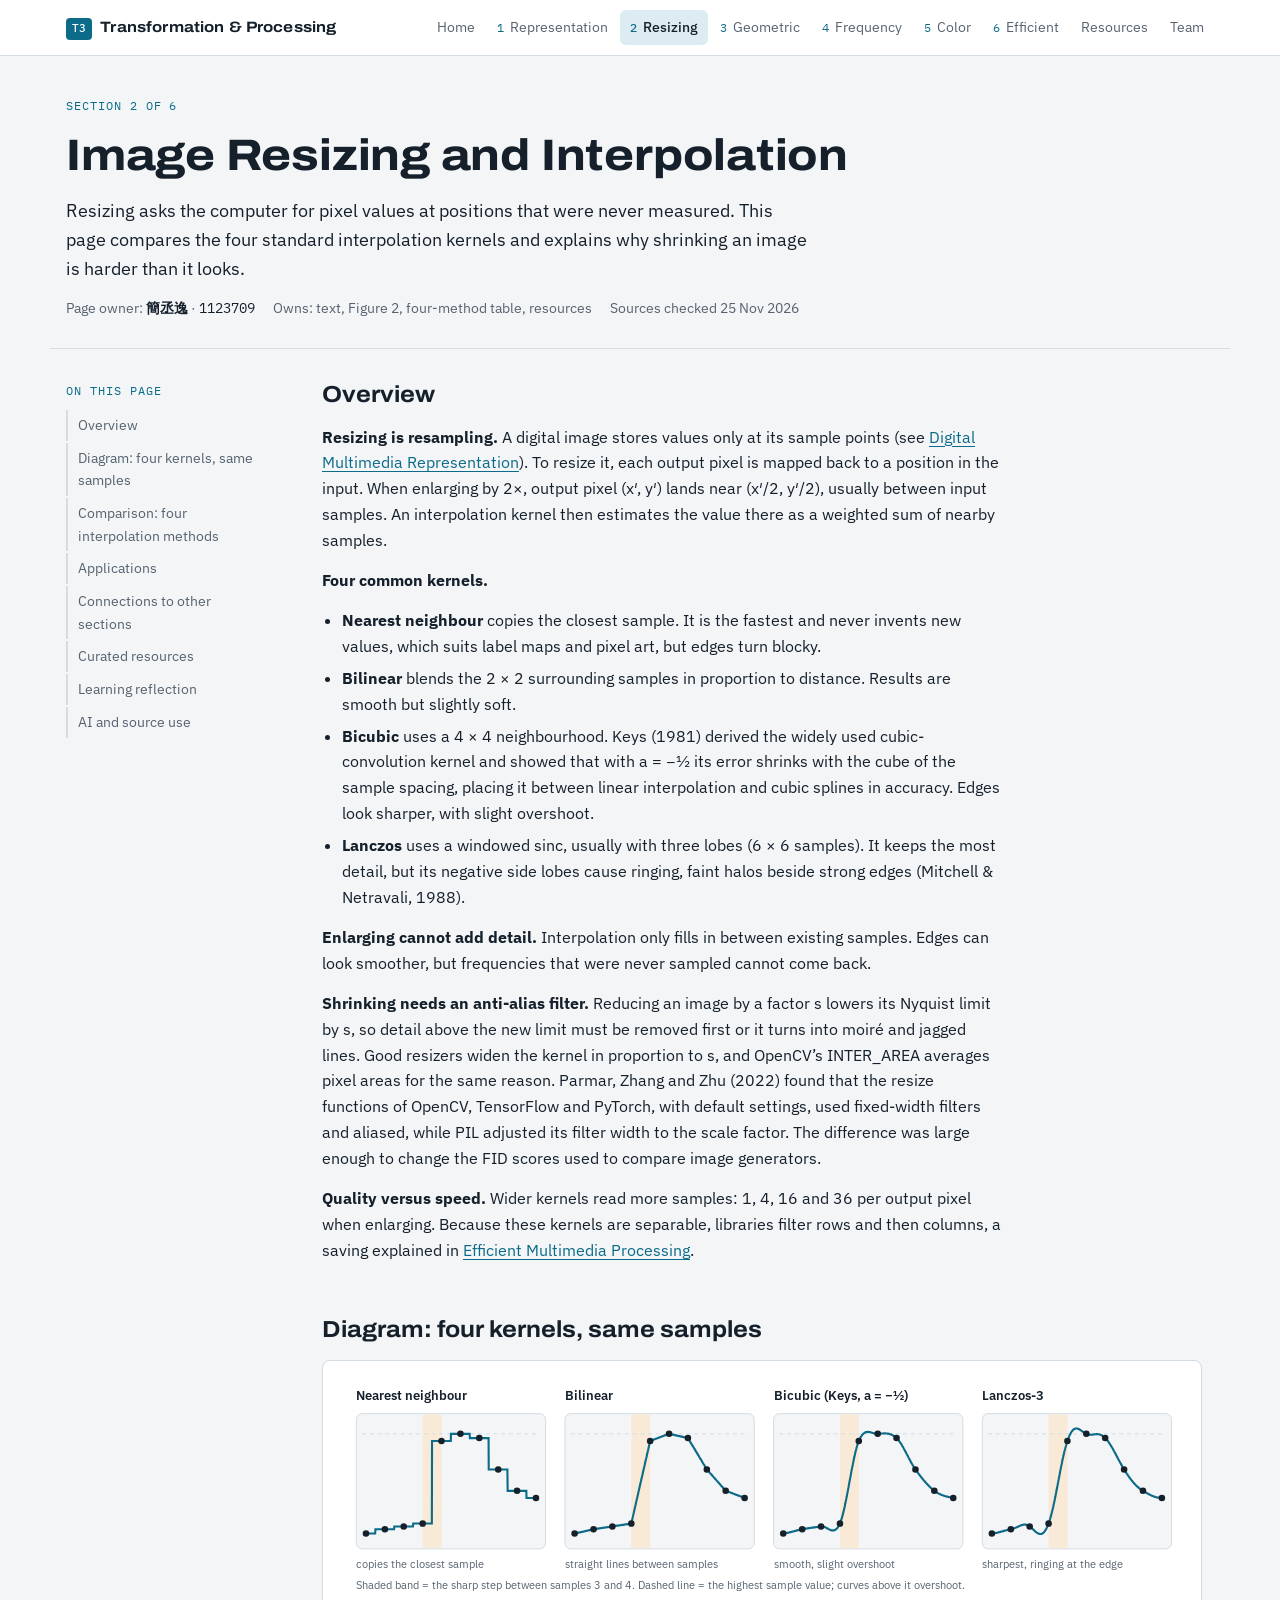
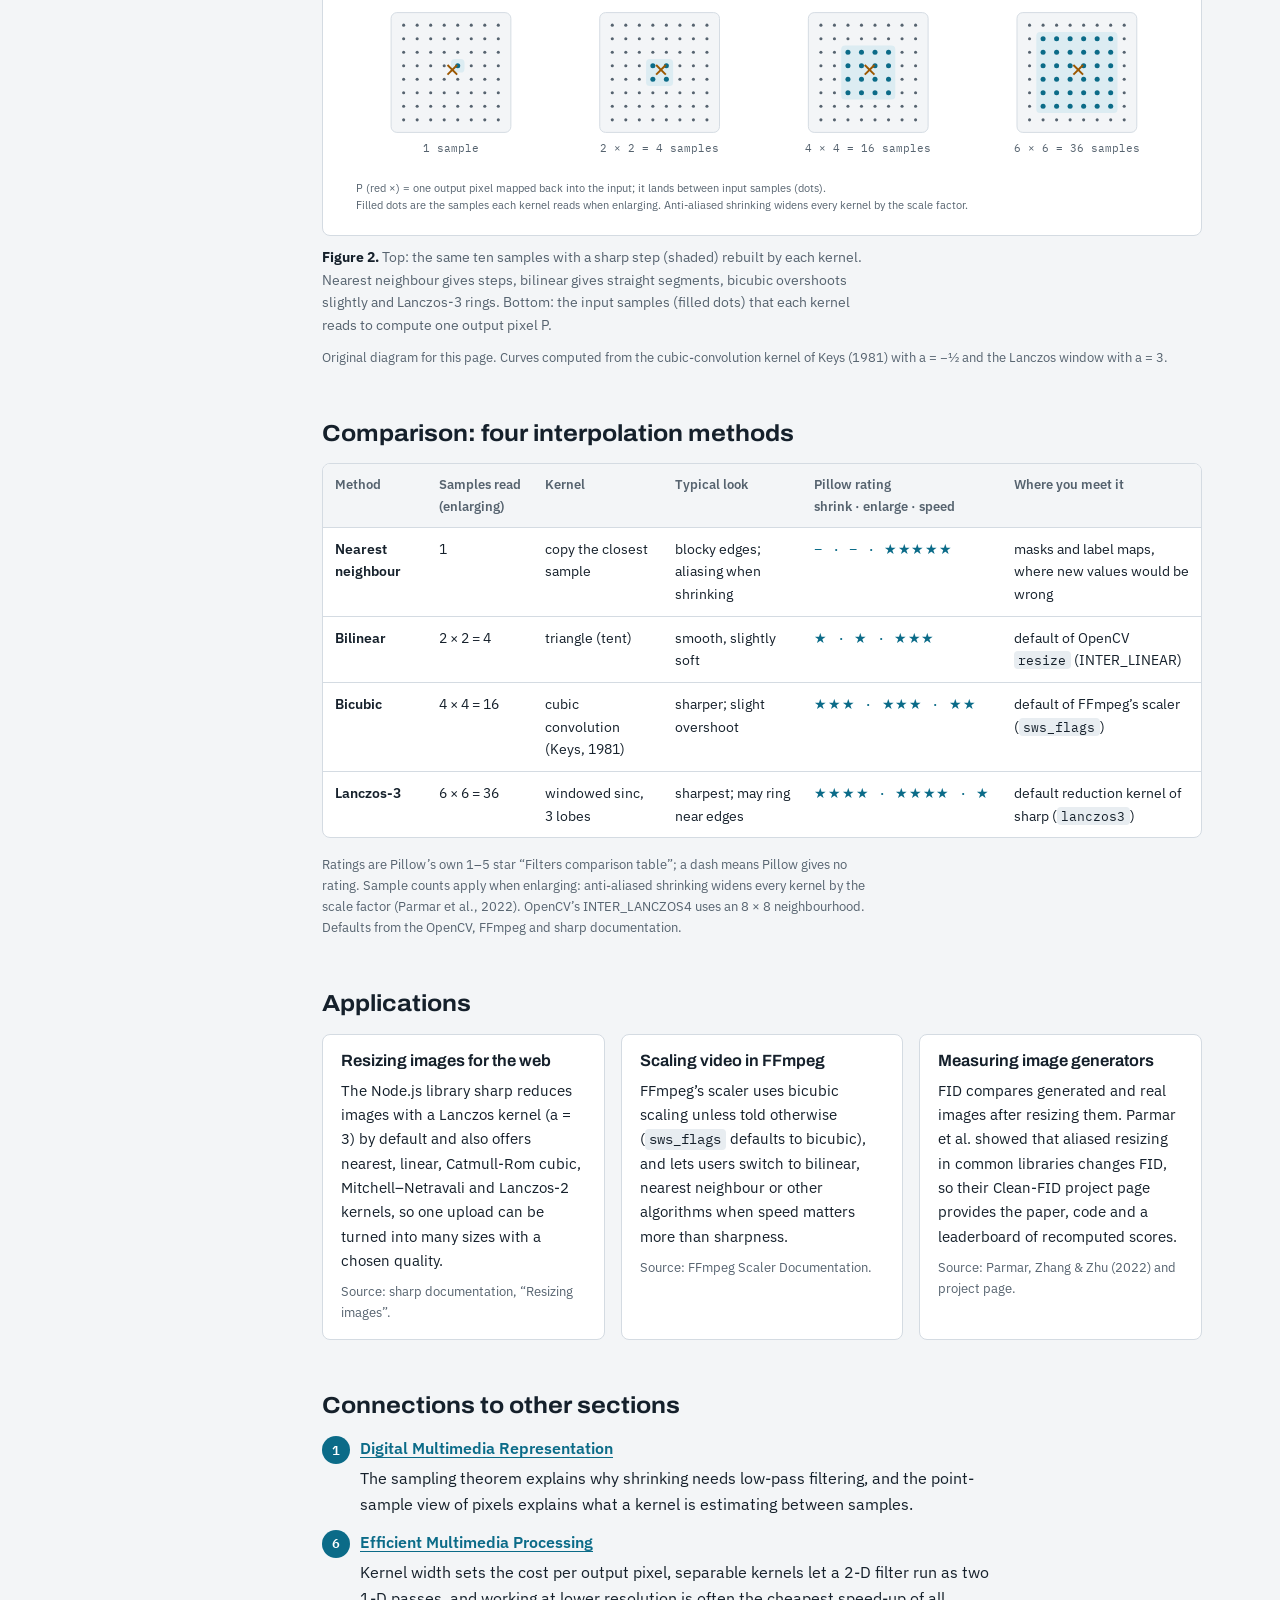
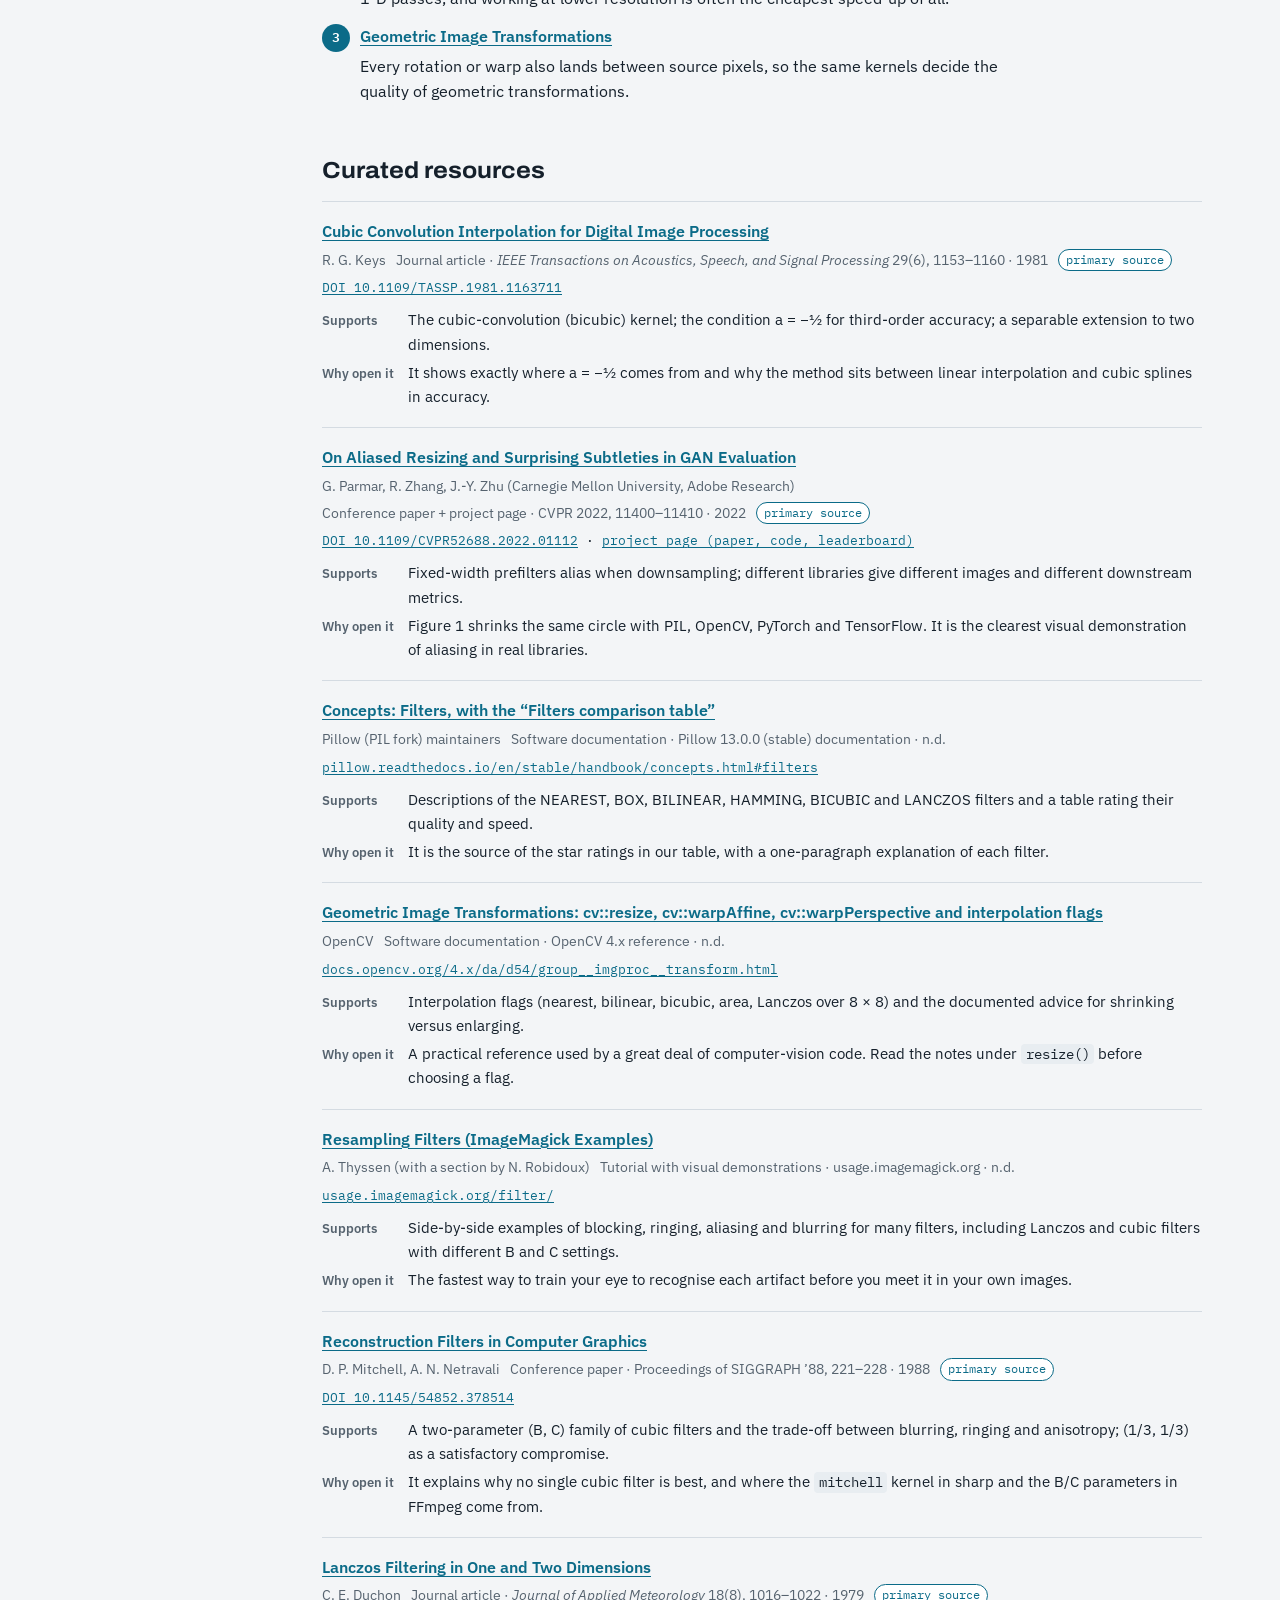
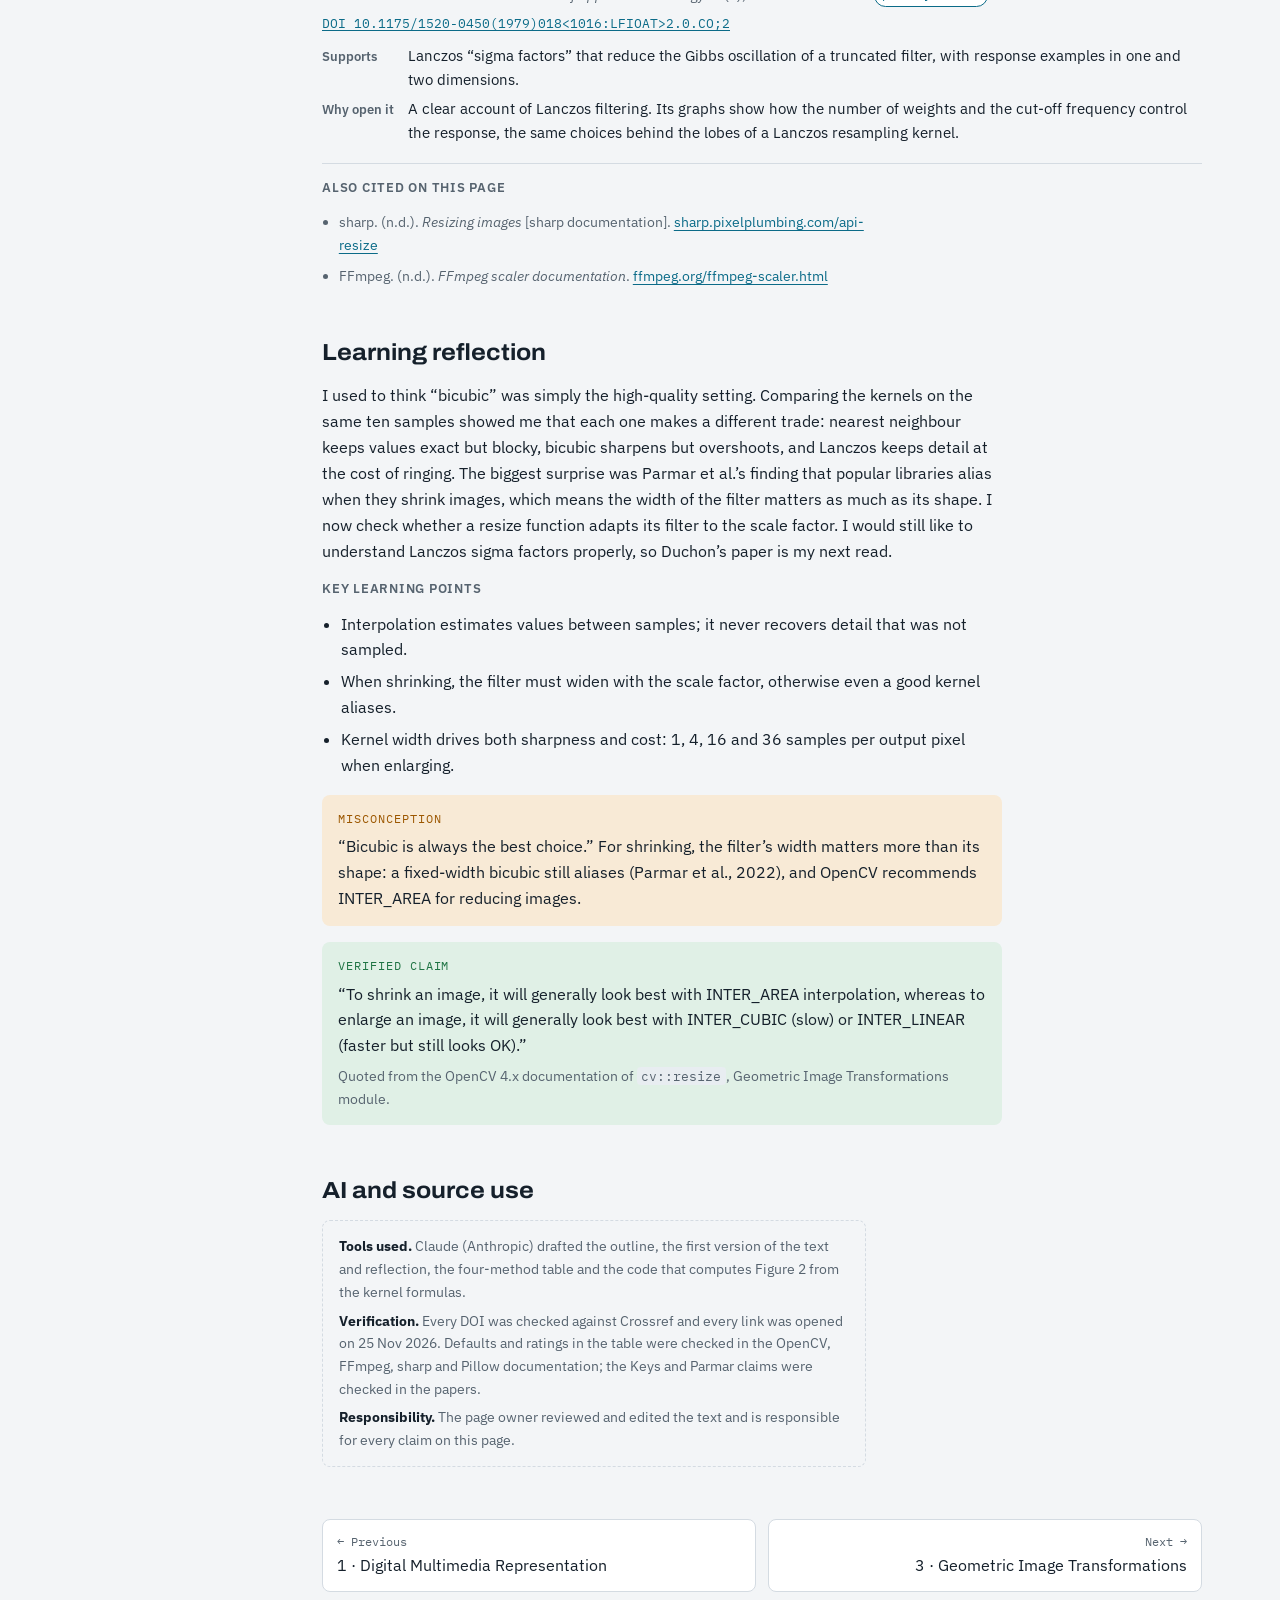
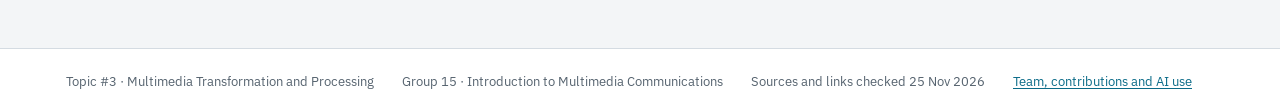
<file: s2-resizing.html>
<!doctype html>
<html lang="en">
<head>
<meta charset="utf-8">
<meta name="viewport" content="width=device-width, initial-scale=1, viewport-fit=cover">
<title>Image Resizing and Interpolation · Topic 3 Learning Hub</title>
<meta name="description" content="Nearest-neighbour, bilinear, bicubic and Lanczos interpolation compared; why enlarging cannot add detail and why shrinking needs anti-aliasing.">
<link rel="icon" href="data:image/svg+xml,%3Csvg xmlns='http://www.w3.org/2000/svg' viewBox='0 0 16 16'%3E%3Crect width='16' height='16' rx='3' fill='%230b6b88'/%3E%3Cg fill='%23fff'%3E%3Ccircle cx='4' cy='4' r='1.3'/%3E%3Ccircle cx='8' cy='4' r='1.3'/%3E%3Ccircle cx='12' cy='4' r='1.3'/%3E%3Ccircle cx='4' cy='8' r='1.3'/%3E%3Ccircle cx='8' cy='8' r='1.3'/%3E%3Ccircle cx='12' cy='8' r='1.3'/%3E%3Ccircle cx='4' cy='12' r='1.3'/%3E%3Ccircle cx='8' cy='12' r='1.3'/%3E%3Ccircle cx='12' cy='12' r='1.3'/%3E%3C/g%3E%3C/svg%3E">
<link rel="preconnect" href="https://fonts.googleapis.com">
<link rel="preconnect" href="https://fonts.gstatic.com" crossorigin>
<link rel="stylesheet" href="https://fonts.googleapis.com/css2?family=Archivo:wdth,wght@62..125,100..900&family=IBM+Plex+Mono:wght@400;500&family=IBM+Plex+Sans:ital,wght@0,400;0,500;0,600;1,400&display=swap">
<link rel="stylesheet" href="assets/style.css">
<script src="assets/site.js" defer></script>
</head>
<body>
<a class="skip" href="#main">Skip to content</a>
<header class="topbar"><div class="wrap"><a class="brand" href="index.html"><span class="tag">T3</span><span class="brand-name">Transformation &amp; Processing</span></a><nav class="nav" aria-label="Site"><a href="index.html" class="text-link"><span class="lbl">Home</span></a><a href="s1-representation.html" title="Section 1 · Digital Multimedia Representation"><span class="n">1</span><span class="lbl">Representation</span></a><a href="s2-resizing.html" title="Section 2 · Image Resizing and Interpolation" aria-current="page"><span class="n">2</span><span class="lbl">Resizing</span></a><a href="s3-geometric.html" title="Section 3 · Geometric Image Transformations"><span class="n">3</span><span class="lbl">Geometric</span></a><a href="s4-frequency.html" title="Section 4 · Frequency-Domain Transformations"><span class="n">4</span><span class="lbl">Frequency</span></a><a href="s5-color.html" title="Section 5 · Color-Space Transformations"><span class="n">5</span><span class="lbl">Color</span></a><a href="s6-efficient.html" title="Section 6 · Efficient Multimedia Processing"><span class="n">6</span><span class="lbl">Efficient</span></a><a href="resources.html" class="text-link"><span class="lbl">Resources</span></a><a href="team.html" class="text-link"><span class="lbl">Team</span></a></nav></div></header>
<main id="main"><div class="wrap page-head">
<p class="eyebrow">Section 2 of 6</p>
<h1>Image Resizing and Interpolation</h1>
<p class="lead">Resizing asks the computer for pixel values at positions that were never measured. This page compares the four standard interpolation kernels and explains why shrinking an image is harder than it looks.</p>
<div class="owner"><span>Page owner: <b><span class="who" data-sid="1123709">簡丞逸</span></b> · <span class="id">1123709</span></span><span>Owns: text, Figure 2, four-method table, resources</span><span>Sources checked 25 Nov 2026</span></div>
</div><div class="wrap layout"><aside class="toc"><nav aria-label="On this page"><p class="eyebrow">On this page</p><a href="#s2-overview">Overview</a><a href="#s2-figure">Diagram: four kernels, same samples</a><a href="#s2-compare">Comparison: four interpolation methods</a><a href="#s2-apps">Applications</a><a href="#s2-links">Connections to other sections</a><a href="#s2-resources">Curated resources</a><a href="#s2-reflection">Learning reflection</a><a href="#s2-ai">AI and source use</a></nav></aside><article class="doc">
<section class="block" id="s2-overview">
<h2>Overview</h2>
<div class="prose" data-wc="explain">
<p><b>Resizing is resampling.</b> A digital image stores values only at its sample points (see <a href="s1-representation.html">Digital Multimedia Representation</a>). To resize it, each output pixel is mapped back to a position in the input. When enlarging by 2×, output pixel (x′, y′) lands near (x′/2, y′/2), usually between input samples. An interpolation kernel then estimates the value there as a weighted sum of nearby samples.</p>
<p><b>Four common kernels.</b></p>
<ul>
<li><b>Nearest neighbour</b> copies the closest sample. It is the fastest and never invents new values, which suits label maps and pixel art, but edges turn blocky.</li>
<li><b>Bilinear</b> blends the 2 × 2 surrounding samples in proportion to distance. Results are smooth but slightly soft.</li>
<li><b>Bicubic</b> uses a 4 × 4 neighbourhood. Keys (1981) derived the widely used cubic-convolution kernel and showed that with a = −½ its error shrinks with the cube of the sample spacing, placing it between linear interpolation and cubic splines in accuracy. Edges look sharper, with slight overshoot.</li>
<li><b>Lanczos</b> uses a windowed sinc, usually with three lobes (6 × 6 samples). It keeps the most detail, but its negative side lobes cause ringing, faint halos beside strong edges (Mitchell &amp; Netravali, 1988).</li>
</ul>
<p><b>Enlarging cannot add detail.</b> Interpolation only fills in between existing samples. Edges can look smoother, but frequencies that were never sampled cannot come back.</p>
<p><b>Shrinking needs an anti-alias filter.</b> Reducing an image by a factor s lowers its Nyquist limit by s, so detail above the new limit must be removed first or it turns into moiré and jagged lines. Good resizers widen the kernel in proportion to s, and OpenCV’s INTER_AREA averages pixel areas for the same reason. Parmar, Zhang and Zhu (2022) found that the resize functions of OpenCV, TensorFlow and PyTorch, with default settings, used fixed-width filters and aliased, while PIL adjusted its filter width to the scale factor. The difference was large enough to change the FID scores used to compare image generators.</p>
<p><b>Quality versus speed.</b> Wider kernels read more samples: 1, 4, 16 and 36 per output pixel when enlarging. Because these kernels are separable, libraries filter rows and then columns, a saving explained in <a href="s6-efficient.html">Efficient Multimedia Processing</a>.</p>
</div>
</section>

<section class="block" id="s2-figure">
<h2>Diagram: four kernels, same samples</h2>
<figure class="fig">
<div class="fig-scroll"><svg class="dia" id="fig-s2" viewBox="0 0 880 462" role="img" aria-labelledby="fig-s2-title fig-s2-desc" xmlns="http://www.w3.org/2000/svg"><title id="fig-s2-title">Four interpolation kernels rebuilding the same samples</title><desc id="fig-s2-desc">Top: ten samples with a sharp step are reconstructed by nearest neighbour (steps), bilinear (straight segments), bicubic (smooth with small overshoot) and Lanczos-3 (sharpest, with ringing). Bottom: the input samples each kernel reads for one output pixel P: 1, 4, 16 and 36.</desc><defs><marker id="fig-s2-ah" viewBox="0 0 10 10" refX="9" refY="5" markerWidth="7" markerHeight="7" orient="auto-start-reverse"><path d="M0,0 L10,5 L0,10 z" class="f-ink"/></marker><marker id="fig-s2-ah-acc" viewBox="0 0 10 10" refX="9" refY="5" markerWidth="7" markerHeight="7" orient="auto-start-reverse"><path d="M0,0 L10,5 L0,10 z" class="f-acc"/></marker><marker id="fig-s2-ah-warm" viewBox="0 0 10 10" refX="9" refY="5" markerWidth="7" markerHeight="7" orient="auto-start-reverse"><path d="M0,0 L10,5 L0,10 z" class="f-warm"/></marker></defs><text x="20.0" y="26.0" class="t-b" text-anchor="start">Nearest neighbour</text><rect x="20.0" y="40.0" width="196.0" height="140.0" rx="6" class="panel"/><rect x="88.7" y="41.0" width="19.6" height="138.0" rx="0" class="f-warmsoft"/><line x1="26.0" y1="60.9" x2="210.0" y2="60.9" class="grid dash"/><polyline points="30.0,164.1 30.2,164.1 30.5,164.1 30.7,164.1 31.0,164.1 31.2,164.1 31.5,164.1 31.7,164.1 32.0,164.1 32.2,164.1 32.4,164.1 32.7,164.1 32.9,164.1 33.2,164.1 33.4,164.1 33.7,164.1 33.9,164.1 34.2,164.1 34.4,164.1 34.6,164.1 34.9,164.1 35.1,164.1 35.4,164.1 35.6,164.1 35.9,164.1 36.1,164.1 36.4,164.1 36.6,164.1 36.8,164.1 37.1,164.1 37.3,164.1 37.6,164.1 37.8,164.1 38.1,164.1 38.3,164.1 38.6,164.1 38.8,164.1 39.0,164.1 39.3,164.1 39.5,164.1 39.8,159.7 40.0,159.7 40.3,159.7 40.5,159.7 40.8,159.7 41.0,159.7 41.2,159.7 41.5,159.7 41.7,159.7 42.0,159.7 42.2,159.7 42.5,159.7 42.7,159.7 43.0,159.7 43.2,159.7 43.4,159.7 43.7,159.7 43.9,159.7 44.2,159.7 44.4,159.7 44.7,159.7 44.9,159.7 45.2,159.7 45.4,159.7 45.6,159.7 45.9,159.7 46.1,159.7 46.4,159.7 46.6,159.7 46.9,159.7 47.1,159.7 47.4,159.7 47.6,159.7 47.8,159.7 48.1,159.7 48.3,159.7 48.6,159.7 48.8,159.7 49.1,159.7 49.3,159.7 49.6,159.7 49.8,159.7 50.0,159.7 50.3,159.7 50.5,159.7 50.8,159.7 51.0,159.7 51.3,159.7 51.5,159.7 51.8,159.7 52.0,159.7 52.2,159.7 52.5,159.7 52.7,159.7 53.0,159.7 53.2,159.7 53.5,159.7 53.7,159.7 54.0,159.7 54.2,159.7 54.4,159.7 54.7,159.7 54.9,159.7 55.2,159.7 55.4,159.7 55.7,159.7 55.9,159.7 56.2,159.7 56.4,159.7 56.6,159.7 56.9,159.7 57.1,159.7 57.4,159.7 57.6,159.7 57.9,159.7 58.1,159.7 58.4,159.7 58.6,159.7 58.8,159.7 59.1,159.7 59.3,156.8 59.6,156.8 59.8,156.8 60.1,156.8 60.3,156.8 60.6,156.8 60.8,156.8 61.0,156.8 61.3,156.8 61.5,156.8 61.8,156.8 62.0,156.8 62.3,156.8 62.5,156.8 62.8,156.8 63.0,156.8 63.2,156.8 63.5,156.8 63.7,156.8 64.0,156.8 64.2,156.8 64.5,156.8 64.7,156.8 65.0,156.8 65.2,156.8 65.4,156.8 65.7,156.8 65.9,156.8 66.2,156.8 66.4,156.8 66.7,156.8 66.9,156.8 67.2,156.8 67.4,156.8 67.6,156.8 67.9,156.8 68.1,156.8 68.4,156.8 68.6,156.8 68.9,156.8 69.1,156.8 69.4,156.8 69.6,156.8 69.8,156.8 70.1,156.8 70.3,156.8 70.6,156.8 70.8,156.8 71.1,156.8 71.3,156.8 71.6,156.8 71.8,156.8 72.0,156.8 72.3,156.8 72.5,156.8 72.8,156.8 73.0,156.8 73.3,156.8 73.5,156.8 73.8,156.8 74.0,156.8 74.2,156.8 74.5,156.8 74.7,156.8 75.0,156.8 75.2,156.8 75.5,156.8 75.7,156.8 76.0,156.8 76.2,156.8 76.4,156.8 76.7,156.8 76.9,156.8 77.2,156.8 77.4,156.8 77.7,156.8 77.9,156.8 78.2,156.8 78.4,156.8 78.6,156.8 78.9,153.8 79.1,153.8 79.4,153.8 79.6,153.8 79.9,153.8 80.1,153.8 80.4,153.8 80.6,153.8 80.8,153.8 81.1,153.8 81.3,153.8 81.6,153.8 81.8,153.8 82.1,153.8 82.3,153.8 82.6,153.8 82.8,153.8 83.0,153.8 83.3,153.8 83.5,153.8 83.8,153.8 84.0,153.8 84.3,153.8 84.5,153.8 84.8,153.8 85.0,153.8 85.2,153.8 85.5,153.8 85.7,153.8 86.0,153.8 86.2,153.8 86.5,153.8 86.7,153.8 87.0,153.8 87.2,153.8 87.4,153.8 87.7,153.8 87.9,153.8 88.2,153.8 88.4,153.8 88.7,153.8 88.9,153.8 89.2,153.8 89.4,153.8 89.6,153.8 89.9,153.8 90.1,153.8 90.4,153.8 90.6,153.8 90.9,153.8 91.1,153.8 91.4,153.8 91.6,153.8 91.8,153.8 92.1,153.8 92.3,153.8 92.6,153.8 92.8,153.8 93.1,153.8 93.3,153.8 93.6,153.8 93.8,153.8 94.0,153.8 94.3,153.8 94.5,153.8 94.8,153.8 95.0,153.8 95.3,153.8 95.5,153.8 95.8,153.8 96.0,153.8 96.2,153.8 96.5,153.8 96.7,153.8 97.0,153.8 97.2,153.8 97.5,153.8 97.7,153.8 98.0,153.8 98.2,153.8 98.4,68.3 98.7,68.3 98.9,68.3 99.2,68.3 99.4,68.3 99.7,68.3 99.9,68.3 100.2,68.3 100.4,68.3 100.6,68.3 100.9,68.3 101.1,68.3 101.4,68.3 101.6,68.3 101.9,68.3 102.1,68.3 102.4,68.3 102.6,68.3 102.8,68.3 103.1,68.3 103.3,68.3 103.6,68.3 103.8,68.3 104.1,68.3 104.3,68.3 104.6,68.3 104.8,68.3 105.0,68.3 105.3,68.3 105.5,68.3 105.8,68.3 106.0,68.3 106.3,68.3 106.5,68.3 106.8,68.3 107.0,68.3 107.2,68.3 107.5,68.3 107.7,68.3 108.0,68.3 108.2,68.3 108.5,68.3 108.7,68.3 109.0,68.3 109.2,68.3 109.4,68.3 109.7,68.3 109.9,68.3 110.2,68.3 110.4,68.3 110.7,68.3 110.9,68.3 111.2,68.3 111.4,68.3 111.6,68.3 111.9,68.3 112.1,68.3 112.4,68.3 112.6,68.3 112.9,68.3 113.1,68.3 113.4,68.3 113.6,68.3 113.8,68.3 114.1,68.3 114.3,68.3 114.6,68.3 114.8,68.3 115.1,68.3 115.3,68.3 115.6,68.3 115.8,68.3 116.0,68.3 116.3,68.3 116.5,68.3 116.8,68.3 117.0,68.3 117.3,68.3 117.5,68.3 117.8,68.3 118.0,60.9 118.2,60.9 118.5,60.9 118.7,60.9 119.0,60.9 119.2,60.9 119.5,60.9 119.7,60.9 120.0,60.9 120.2,60.9 120.4,60.9 120.7,60.9 120.9,60.9 121.2,60.9 121.4,60.9 121.7,60.9 121.9,60.9 122.2,60.9 122.4,60.9 122.6,60.9 122.9,60.9 123.1,60.9 123.4,60.9 123.6,60.9 123.9,60.9 124.1,60.9 124.4,60.9 124.6,60.9 124.8,60.9 125.1,60.9 125.3,60.9 125.6,60.9 125.8,60.9 126.1,60.9 126.3,60.9 126.6,60.9 126.8,60.9 127.0,60.9 127.3,60.9 127.5,60.9 127.8,60.9 128.0,60.9 128.3,60.9 128.5,60.9 128.8,60.9 129.0,60.9 129.2,60.9 129.5,60.9 129.7,60.9 130.0,60.9 130.2,60.9 130.5,60.9 130.7,60.9 131.0,60.9 131.2,60.9 131.4,60.9 131.7,60.9 131.9,60.9 132.2,60.9 132.4,60.9 132.7,60.9 132.9,60.9 133.2,60.9 133.4,60.9 133.6,60.9 133.9,60.9 134.1,60.9 134.4,60.9 134.6,60.9 134.9,60.9 135.1,60.9 135.4,60.9 135.6,60.9 135.8,60.9 136.1,60.9 136.3,60.9 136.6,60.9 136.8,60.9 137.1,60.9 137.3,60.9 137.6,65.3 137.8,65.3 138.0,65.3 138.3,65.3 138.5,65.3 138.8,65.3 139.0,65.3 139.3,65.3 139.5,65.3 139.8,65.3 140.0,65.3 140.2,65.3 140.5,65.3 140.7,65.3 141.0,65.3 141.2,65.3 141.5,65.3 141.7,65.3 142.0,65.3 142.2,65.3 142.4,65.3 142.7,65.3 142.9,65.3 143.2,65.3 143.4,65.3 143.7,65.3 143.9,65.3 144.2,65.3 144.4,65.3 144.6,65.3 144.9,65.3 145.1,65.3 145.4,65.3 145.6,65.3 145.9,65.3 146.1,65.3 146.4,65.3 146.6,65.3 146.8,65.3 147.1,65.3 147.3,65.3 147.6,65.3 147.8,65.3 148.1,65.3 148.3,65.3 148.6,65.3 148.8,65.3 149.0,65.3 149.3,65.3 149.5,65.3 149.8,65.3 150.0,65.3 150.3,65.3 150.5,65.3 150.8,65.3 151.0,65.3 151.2,65.3 151.5,65.3 151.7,65.3 152.0,65.3 152.2,65.3 152.5,65.3 152.7,65.3 153.0,65.3 153.2,65.3 153.4,65.3 153.7,65.3 153.9,65.3 154.2,65.3 154.4,65.3 154.7,65.3 154.9,65.3 155.2,65.3 155.4,65.3 155.6,65.3 155.9,65.3 156.1,65.3 156.4,65.3 156.6,65.3 156.9,65.3 157.1,97.8 157.4,97.8 157.6,97.8 157.8,97.8 158.1,97.8 158.3,97.8 158.6,97.8 158.8,97.8 159.1,97.8 159.3,97.8 159.6,97.8 159.8,97.8 160.0,97.8 160.3,97.8 160.5,97.8 160.8,97.8 161.0,97.8 161.3,97.8 161.5,97.8 161.8,97.8 162.0,97.8 162.2,97.8 162.5,97.8 162.7,97.8 163.0,97.8 163.2,97.8 163.5,97.8 163.7,97.8 164.0,97.8 164.2,97.8 164.4,97.8 164.7,97.8 164.9,97.8 165.2,97.8 165.4,97.8 165.7,97.8 165.9,97.8 166.2,97.8 166.4,97.8 166.6,97.8 166.9,97.8 167.1,97.8 167.4,97.8 167.6,97.8 167.9,97.8 168.1,97.8 168.4,97.8 168.6,97.8 168.8,97.8 169.1,97.8 169.3,97.8 169.6,97.8 169.8,97.8 170.1,97.8 170.3,97.8 170.6,97.8 170.8,97.8 171.0,97.8 171.3,97.8 171.5,97.8 171.8,97.8 172.0,97.8 172.3,97.8 172.5,97.8 172.8,97.8 173.0,97.8 173.2,97.8 173.5,97.8 173.7,97.8 174.0,97.8 174.2,97.8 174.5,97.8 174.7,97.8 175.0,97.8 175.2,97.8 175.4,97.8 175.7,97.8 175.9,97.8 176.2,97.8 176.4,97.8 176.7,119.9 176.9,119.9 177.2,119.9 177.4,119.9 177.6,119.9 177.9,119.9 178.1,119.9 178.4,119.9 178.6,119.9 178.9,119.9 179.1,119.9 179.4,119.9 179.6,119.9 179.8,119.9 180.1,119.9 180.3,119.9 180.6,119.9 180.8,119.9 181.1,119.9 181.3,119.9 181.6,119.9 181.8,119.9 182.0,119.9 182.3,119.9 182.5,119.9 182.8,119.9 183.0,119.9 183.3,119.9 183.5,119.9 183.8,119.9 184.0,119.9 184.2,119.9 184.5,119.9 184.7,119.9 185.0,119.9 185.2,119.9 185.5,119.9 185.7,119.9 186.0,119.9 186.2,119.9 186.4,119.9 186.7,119.9 186.9,119.9 187.2,119.9 187.4,119.9 187.7,119.9 187.9,119.9 188.2,119.9 188.4,119.9 188.6,119.9 188.9,119.9 189.1,119.9 189.4,119.9 189.6,119.9 189.9,119.9 190.1,119.9 190.4,119.9 190.6,119.9 190.8,119.9 191.1,119.9 191.3,119.9 191.6,119.9 191.8,119.9 192.1,119.9 192.3,119.9 192.6,119.9 192.8,119.9 193.0,119.9 193.3,119.9 193.5,119.9 193.8,119.9 194.0,119.9 194.3,119.9 194.5,119.9 194.8,119.9 195.0,119.9 195.2,119.9 195.5,119.9 195.7,119.9 196.0,119.9 196.2,127.3 196.5,127.3 196.7,127.3 197.0,127.3 197.2,127.3 197.4,127.3 197.7,127.3 197.9,127.3 198.2,127.3 198.4,127.3 198.7,127.3 198.9,127.3 199.2,127.3 199.4,127.3 199.6,127.3 199.9,127.3 200.1,127.3 200.4,127.3 200.6,127.3 200.9,127.3 201.1,127.3 201.4,127.3 201.6,127.3 201.8,127.3 202.1,127.3 202.3,127.3 202.6,127.3 202.8,127.3 203.1,127.3 203.3,127.3 203.6,127.3 203.8,127.3 204.0,127.3 204.3,127.3 204.5,127.3 204.8,127.3 205.0,127.3 205.3,127.3 205.5,127.3 205.8,127.3 206.0,127.3" class="acc"/><circle cx="30.0" cy="164.1" r="3.4" class="f-ink"/><circle cx="49.6" cy="159.7" r="3.4" class="f-ink"/><circle cx="69.1" cy="156.8" r="3.4" class="f-ink"/><circle cx="88.7" cy="153.8" r="3.4" class="f-ink"/><circle cx="108.2" cy="68.3" r="3.4" class="f-ink"/><circle cx="127.8" cy="60.9" r="3.4" class="f-ink"/><circle cx="147.3" cy="65.3" r="3.4" class="f-ink"/><circle cx="166.9" cy="97.8" r="3.4" class="f-ink"/><circle cx="186.4" cy="119.9" r="3.4" class="f-ink"/><circle cx="206.0" cy="127.3" r="3.4" class="f-ink"/><text x="20.0" y="200.0" class="t-s" text-anchor="start">copies the closest sample</text><text x="236.0" y="26.0" class="t-b" text-anchor="start">Bilinear</text><rect x="236.0" y="40.0" width="196.0" height="140.0" rx="6" class="panel"/><rect x="304.7" y="41.0" width="19.6" height="138.0" rx="0" class="f-warmsoft"/><line x1="242.0" y1="60.9" x2="426.0" y2="60.9" class="grid dash"/><polyline points="246.0,164.1 246.2,164.1 246.5,164.0 246.7,164.0 247.0,163.9 247.2,163.9 247.5,163.8 247.7,163.7 248.0,163.7 248.2,163.6 248.4,163.6 248.7,163.5 248.9,163.5 249.2,163.4 249.4,163.4 249.7,163.3 249.9,163.2 250.2,163.2 250.4,163.1 250.6,163.1 250.9,163.0 251.1,163.0 251.4,162.9 251.6,162.9 251.9,162.8 252.1,162.7 252.4,162.7 252.6,162.6 252.8,162.6 253.1,162.5 253.3,162.5 253.6,162.4 253.8,162.4 254.1,162.3 254.3,162.3 254.6,162.2 254.8,162.1 255.0,162.1 255.3,162.0 255.5,162.0 255.8,161.9 256.0,161.9 256.3,161.8 256.5,161.8 256.8,161.7 257.0,161.6 257.2,161.6 257.5,161.5 257.7,161.5 258.0,161.4 258.2,161.4 258.5,161.3 258.7,161.3 259.0,161.2 259.2,161.1 259.4,161.1 259.7,161.0 259.9,161.0 260.2,160.9 260.4,160.9 260.7,160.8 260.9,160.8 261.2,160.7 261.4,160.6 261.6,160.6 261.9,160.5 262.1,160.5 262.4,160.4 262.6,160.4 262.9,160.3 263.1,160.3 263.4,160.2 263.6,160.1 263.8,160.1 264.1,160.0 264.3,160.0 264.6,159.9 264.8,159.9 265.1,159.8 265.3,159.8 265.6,159.7 265.8,159.7 266.0,159.6 266.3,159.6 266.5,159.6 266.8,159.5 267.0,159.5 267.3,159.4 267.5,159.4 267.8,159.4 268.0,159.3 268.2,159.3 268.5,159.3 268.7,159.2 269.0,159.2 269.2,159.2 269.5,159.1 269.7,159.1 270.0,159.0 270.2,159.0 270.4,159.0 270.7,158.9 270.9,158.9 271.2,158.9 271.4,158.8 271.7,158.8 271.9,158.7 272.2,158.7 272.4,158.7 272.6,158.6 272.9,158.6 273.1,158.6 273.4,158.5 273.6,158.5 273.9,158.5 274.1,158.4 274.4,158.4 274.6,158.3 274.8,158.3 275.1,158.3 275.3,158.2 275.6,158.2 275.8,158.2 276.1,158.1 276.3,158.1 276.6,158.0 276.8,158.0 277.0,158.0 277.3,157.9 277.5,157.9 277.8,157.9 278.0,157.8 278.3,157.8 278.5,157.8 278.8,157.7 279.0,157.7 279.2,157.6 279.5,157.6 279.7,157.6 280.0,157.5 280.2,157.5 280.5,157.5 280.7,157.4 281.0,157.4 281.2,157.3 281.4,157.3 281.7,157.3 281.9,157.2 282.2,157.2 282.4,157.2 282.7,157.1 282.9,157.1 283.2,157.1 283.4,157.0 283.6,157.0 283.9,156.9 284.1,156.9 284.4,156.9 284.6,156.8 284.9,156.8 285.1,156.8 285.4,156.7 285.6,156.7 285.8,156.6 286.1,156.6 286.3,156.6 286.6,156.5 286.8,156.5 287.1,156.5 287.3,156.4 287.6,156.4 287.8,156.4 288.0,156.3 288.3,156.3 288.5,156.2 288.8,156.2 289.0,156.2 289.3,156.1 289.5,156.1 289.8,156.1 290.0,156.0 290.2,156.0 290.5,155.9 290.7,155.9 291.0,155.9 291.2,155.8 291.5,155.8 291.7,155.8 292.0,155.7 292.2,155.7 292.4,155.7 292.7,155.6 292.9,155.6 293.2,155.5 293.4,155.5 293.7,155.5 293.9,155.4 294.2,155.4 294.4,155.4 294.6,155.3 294.9,155.3 295.1,155.2 295.4,155.2 295.6,155.2 295.9,155.1 296.1,155.1 296.4,155.1 296.6,155.0 296.8,155.0 297.1,154.9 297.3,154.9 297.6,154.9 297.8,154.8 298.1,154.8 298.3,154.8 298.6,154.7 298.8,154.7 299.0,154.7 299.3,154.6 299.5,154.6 299.8,154.5 300.0,154.5 300.3,154.5 300.5,154.4 300.8,154.4 301.0,154.4 301.2,154.3 301.5,154.3 301.7,154.2 302.0,154.2 302.2,154.2 302.5,154.1 302.7,154.1 303.0,154.1 303.2,154.0 303.4,154.0 303.7,154.0 303.9,153.9 304.2,153.9 304.4,153.8 304.7,153.8 304.9,152.7 305.2,151.7 305.4,150.6 305.6,149.5 305.9,148.5 306.1,147.4 306.4,146.3 306.6,145.3 306.9,144.2 307.1,143.1 307.4,142.0 307.6,141.0 307.8,139.9 308.1,138.8 308.3,137.8 308.6,136.7 308.8,135.6 309.1,134.6 309.3,133.5 309.6,132.4 309.8,131.3 310.0,130.3 310.3,129.2 310.5,128.1 310.8,127.1 311.0,126.0 311.3,124.9 311.5,123.9 311.8,122.8 312.0,121.7 312.2,120.7 312.5,119.6 312.7,118.5 313.0,117.4 313.2,116.4 313.5,115.3 313.7,114.2 314.0,113.2 314.2,112.1 314.4,111.0 314.7,110.0 314.9,108.9 315.2,107.8 315.4,106.8 315.7,105.7 315.9,104.6 316.2,103.5 316.4,102.5 316.6,101.4 316.9,100.3 317.1,99.3 317.4,98.2 317.6,97.1 317.9,96.1 318.1,95.0 318.4,93.9 318.6,92.9 318.8,91.8 319.1,90.7 319.3,89.6 319.6,88.6 319.8,87.5 320.1,86.4 320.3,85.4 320.6,84.3 320.8,83.2 321.0,82.2 321.3,81.1 321.5,80.0 321.8,78.9 322.0,77.9 322.3,76.8 322.5,75.7 322.8,74.7 323.0,73.6 323.2,72.5 323.5,71.5 323.7,70.4 324.0,69.3 324.2,68.3 324.5,68.2 324.7,68.1 325.0,68.0 325.2,67.9 325.4,67.8 325.7,67.7 325.9,67.6 326.2,67.5 326.4,67.4 326.7,67.3 326.9,67.2 327.2,67.1 327.4,67.1 327.6,67.0 327.9,66.9 328.1,66.8 328.4,66.7 328.6,66.6 328.9,66.5 329.1,66.4 329.4,66.3 329.6,66.2 329.8,66.1 330.1,66.0 330.3,66.0 330.6,65.9 330.8,65.8 331.1,65.7 331.3,65.6 331.6,65.5 331.8,65.4 332.0,65.3 332.3,65.2 332.5,65.1 332.8,65.0 333.0,64.9 333.3,64.8 333.5,64.8 333.8,64.7 334.0,64.6 334.2,64.5 334.5,64.4 334.7,64.3 335.0,64.2 335.2,64.1 335.5,64.0 335.7,63.9 336.0,63.8 336.2,63.7 336.4,63.6 336.7,63.6 336.9,63.5 337.2,63.4 337.4,63.3 337.7,63.2 337.9,63.1 338.2,63.0 338.4,62.9 338.6,62.8 338.9,62.7 339.1,62.6 339.4,62.5 339.6,62.4 339.9,62.4 340.1,62.3 340.4,62.2 340.6,62.1 340.8,62.0 341.1,61.9 341.3,61.8 341.6,61.7 341.8,61.6 342.1,61.5 342.3,61.4 342.6,61.3 342.8,61.2 343.0,61.2 343.3,61.1 343.5,61.0 343.8,60.9 344.0,60.9 344.3,61.0 344.5,61.0 344.8,61.1 345.0,61.2 345.2,61.2 345.5,61.3 345.7,61.3 346.0,61.4 346.2,61.4 346.5,61.5 346.7,61.5 347.0,61.6 347.2,61.7 347.4,61.7 347.7,61.8 347.9,61.8 348.2,61.9 348.4,61.9 348.7,62.0 348.9,62.0 349.2,62.1 349.4,62.2 349.6,62.2 349.9,62.3 350.1,62.3 350.4,62.4 350.6,62.4 350.9,62.5 351.1,62.5 351.4,62.6 351.6,62.7 351.8,62.7 352.1,62.8 352.3,62.8 352.6,62.9 352.8,62.9 353.1,63.0 353.3,63.0 353.6,63.1 353.8,63.1 354.0,63.2 354.3,63.3 354.5,63.3 354.8,63.4 355.0,63.4 355.3,63.5 355.5,63.5 355.8,63.6 356.0,63.6 356.2,63.7 356.5,63.8 356.7,63.8 357.0,63.9 357.2,63.9 357.5,64.0 357.7,64.0 358.0,64.1 358.2,64.1 358.4,64.2 358.7,64.3 358.9,64.3 359.2,64.4 359.4,64.4 359.7,64.5 359.9,64.5 360.2,64.6 360.4,64.6 360.6,64.7 360.9,64.8 361.1,64.8 361.4,64.9 361.6,64.9 361.9,65.0 362.1,65.0 362.4,65.1 362.6,65.1 362.8,65.2 363.1,65.3 363.3,65.3 363.6,65.7 363.8,66.1 364.1,66.5 364.3,66.9 364.6,67.3 364.8,67.7 365.0,68.1 365.3,68.6 365.5,69.0 365.8,69.4 366.0,69.8 366.3,70.2 366.5,70.6 366.8,71.0 367.0,71.4 367.2,71.8 367.5,72.2 367.7,72.6 368.0,73.0 368.2,73.4 368.5,73.8 368.7,74.2 369.0,74.6 369.2,75.0 369.4,75.4 369.7,75.9 369.9,76.3 370.2,76.7 370.4,77.1 370.7,77.5 370.9,77.9 371.2,78.3 371.4,78.7 371.6,79.1 371.9,79.5 372.1,79.9 372.4,80.3 372.6,80.7 372.9,81.1 373.1,81.5 373.4,81.9 373.6,82.3 373.8,82.7 374.1,83.2 374.3,83.6 374.6,84.0 374.8,84.4 375.1,84.8 375.3,85.2 375.6,85.6 375.8,86.0 376.0,86.4 376.3,86.8 376.5,87.2 376.8,87.6 377.0,88.0 377.3,88.4 377.5,88.8 377.8,89.2 378.0,89.6 378.2,90.0 378.5,90.5 378.7,90.9 379.0,91.3 379.2,91.7 379.5,92.1 379.7,92.5 380.0,92.9 380.2,93.3 380.4,93.7 380.7,94.1 380.9,94.5 381.2,94.9 381.4,95.3 381.7,95.7 381.9,96.1 382.2,96.5 382.4,96.9 382.6,97.4 382.9,97.8 383.1,98.0 383.4,98.3 383.6,98.6 383.9,98.9 384.1,99.1 384.4,99.4 384.6,99.7 384.8,100.0 385.1,100.2 385.3,100.5 385.6,100.8 385.8,101.1 386.1,101.4 386.3,101.6 386.6,101.9 386.8,102.2 387.0,102.5 387.3,102.7 387.5,103.0 387.8,103.3 388.0,103.6 388.3,103.8 388.5,104.1 388.8,104.4 389.0,104.7 389.2,104.9 389.5,105.2 389.7,105.5 390.0,105.8 390.2,106.1 390.5,106.3 390.7,106.6 391.0,106.9 391.2,107.2 391.4,107.4 391.7,107.7 391.9,108.0 392.2,108.3 392.4,108.5 392.7,108.8 392.9,109.1 393.2,109.4 393.4,109.6 393.6,109.9 393.9,110.2 394.1,110.5 394.4,110.8 394.6,111.0 394.9,111.3 395.1,111.6 395.4,111.9 395.6,112.1 395.8,112.4 396.1,112.7 396.3,113.0 396.6,113.2 396.8,113.5 397.1,113.8 397.3,114.1 397.6,114.3 397.8,114.6 398.0,114.9 398.3,115.2 398.5,115.5 398.8,115.7 399.0,116.0 399.3,116.3 399.5,116.6 399.8,116.8 400.0,117.1 400.2,117.4 400.5,117.7 400.7,117.9 401.0,118.2 401.2,118.5 401.5,118.8 401.7,119.1 402.0,119.3 402.2,119.6 402.4,119.9 402.7,120.0 402.9,120.1 403.2,120.2 403.4,120.3 403.7,120.3 403.9,120.4 404.2,120.5 404.4,120.6 404.6,120.7 404.9,120.8 405.1,120.9 405.4,121.0 405.6,121.1 405.9,121.2 406.1,121.3 406.4,121.4 406.6,121.4 406.8,121.5 407.1,121.6 407.3,121.7 407.6,121.8 407.8,121.9 408.1,122.0 408.3,122.1 408.6,122.2 408.8,122.3 409.0,122.4 409.3,122.5 409.5,122.6 409.8,122.6 410.0,122.7 410.3,122.8 410.5,122.9 410.8,123.0 411.0,123.1 411.2,123.2 411.5,123.3 411.7,123.4 412.0,123.5 412.2,123.6 412.5,123.7 412.7,123.8 413.0,123.8 413.2,123.9 413.4,124.0 413.7,124.1 413.9,124.2 414.2,124.3 414.4,124.4 414.7,124.5 414.9,124.6 415.2,124.7 415.4,124.8 415.6,124.9 415.9,125.0 416.1,125.0 416.4,125.1 416.6,125.2 416.9,125.3 417.1,125.4 417.4,125.5 417.6,125.6 417.8,125.7 418.1,125.8 418.3,125.9 418.6,126.0 418.8,126.1 419.1,126.2 419.3,126.2 419.6,126.3 419.8,126.4 420.0,126.5 420.3,126.6 420.5,126.7 420.8,126.8 421.0,126.9 421.3,127.0 421.5,127.1 421.8,127.2 422.0,127.3" class="acc"/><circle cx="246.0" cy="164.1" r="3.4" class="f-ink"/><circle cx="265.6" cy="159.7" r="3.4" class="f-ink"/><circle cx="285.1" cy="156.8" r="3.4" class="f-ink"/><circle cx="304.7" cy="153.8" r="3.4" class="f-ink"/><circle cx="324.2" cy="68.3" r="3.4" class="f-ink"/><circle cx="343.8" cy="60.9" r="3.4" class="f-ink"/><circle cx="363.3" cy="65.3" r="3.4" class="f-ink"/><circle cx="382.9" cy="97.8" r="3.4" class="f-ink"/><circle cx="402.4" cy="119.9" r="3.4" class="f-ink"/><circle cx="422.0" cy="127.3" r="3.4" class="f-ink"/><text x="236.0" y="200.0" class="t-s" text-anchor="start">straight lines between samples</text><text x="452.0" y="26.0" class="t-b" text-anchor="start">Bicubic (Keys, a = −½)</text><rect x="452.0" y="40.0" width="196.0" height="140.0" rx="6" class="panel"/><rect x="520.7" y="41.0" width="19.6" height="138.0" rx="0" class="f-warmsoft"/><line x1="458.0" y1="60.9" x2="642.0" y2="60.9" class="grid dash"/><polyline points="462.0,164.1 462.2,164.1 462.5,164.1 462.7,164.0 463.0,164.0 463.2,164.0 463.5,163.9 463.7,163.9 464.0,163.9 464.2,163.8 464.4,163.8 464.7,163.7 464.9,163.7 465.2,163.6 465.4,163.6 465.7,163.6 465.9,163.5 466.2,163.5 466.4,163.4 466.6,163.4 466.9,163.3 467.1,163.2 467.4,163.2 467.6,163.1 467.9,163.1 468.1,163.0 468.4,163.0 468.6,162.9 468.8,162.9 469.1,162.8 469.3,162.7 469.6,162.7 469.8,162.6 470.1,162.5 470.3,162.5 470.6,162.4 470.8,162.4 471.0,162.3 471.3,162.2 471.5,162.2 471.8,162.1 472.0,162.0 472.3,162.0 472.5,161.9 472.8,161.8 473.0,161.8 473.2,161.7 473.5,161.6 473.7,161.6 474.0,161.5 474.2,161.5 474.5,161.4 474.7,161.3 475.0,161.3 475.2,161.2 475.4,161.1 475.7,161.1 475.9,161.0 476.2,160.9 476.4,160.9 476.7,160.8 476.9,160.8 477.2,160.7 477.4,160.6 477.6,160.6 477.9,160.5 478.1,160.4 478.4,160.4 478.6,160.3 478.9,160.3 479.1,160.2 479.4,160.2 479.6,160.1 479.8,160.1 480.1,160.0 480.3,160.0 480.6,159.9 480.8,159.9 481.1,159.8 481.3,159.8 481.6,159.7 481.8,159.7 482.0,159.6 482.3,159.6 482.5,159.5 482.8,159.5 483.0,159.4 483.3,159.4 483.5,159.4 483.8,159.3 484.0,159.3 484.2,159.2 484.5,159.2 484.7,159.1 485.0,159.1 485.2,159.1 485.5,159.0 485.7,159.0 486.0,158.9 486.2,158.9 486.4,158.9 486.7,158.8 486.9,158.8 487.2,158.8 487.4,158.7 487.7,158.7 487.9,158.6 488.2,158.6 488.4,158.6 488.6,158.5 488.9,158.5 489.1,158.5 489.4,158.4 489.6,158.4 489.9,158.3 490.1,158.3 490.4,158.3 490.6,158.2 490.8,158.2 491.1,158.2 491.3,158.1 491.6,158.1 491.8,158.1 492.1,158.0 492.3,158.0 492.6,158.0 492.8,157.9 493.0,157.9 493.3,157.9 493.5,157.8 493.8,157.8 494.0,157.8 494.3,157.7 494.5,157.7 494.8,157.7 495.0,157.6 495.2,157.6 495.5,157.6 495.7,157.5 496.0,157.5 496.2,157.5 496.5,157.4 496.7,157.4 497.0,157.4 497.2,157.3 497.4,157.3 497.7,157.3 497.9,157.2 498.2,157.2 498.4,157.2 498.7,157.1 498.9,157.1 499.2,157.0 499.4,157.0 499.6,157.0 499.9,156.9 500.1,156.9 500.4,156.9 500.6,156.8 500.9,156.8 501.1,156.8 501.4,156.7 501.6,156.7 501.8,156.7 502.1,156.7 502.3,156.7 502.6,156.8 502.8,156.8 503.1,156.8 503.3,156.9 503.6,157.0 503.8,157.0 504.0,157.1 504.3,157.2 504.5,157.3 504.8,157.4 505.0,157.5 505.3,157.6 505.5,157.7 505.8,157.8 506.0,158.0 506.2,158.1 506.5,158.2 506.7,158.3 507.0,158.5 507.2,158.6 507.5,158.7 507.7,158.9 508.0,159.0 508.2,159.1 508.4,159.3 508.7,159.4 508.9,159.5 509.2,159.7 509.4,159.8 509.7,159.9 509.9,160.0 510.2,160.1 510.4,160.2 510.6,160.3 510.9,160.4 511.1,160.5 511.4,160.6 511.6,160.7 511.9,160.8 512.1,160.8 512.4,160.9 512.6,160.9 512.8,160.9 513.1,161.0 513.3,161.0 513.6,161.0 513.8,160.9 514.1,160.9 514.3,160.9 514.6,160.8 514.8,160.8 515.0,160.7 515.3,160.6 515.5,160.5 515.8,160.4 516.0,160.2 516.3,160.1 516.5,159.9 516.8,159.7 517.0,159.5 517.2,159.2 517.5,159.0 517.7,158.7 518.0,158.4 518.2,158.1 518.5,157.8 518.7,157.4 519.0,157.1 519.2,156.7 519.4,156.3 519.7,155.8 519.9,155.4 520.2,154.9 520.4,154.3 520.7,153.8 520.9,153.2 521.2,152.6 521.4,152.0 521.6,151.3 521.9,150.6 522.1,149.8 522.4,149.1 522.6,148.2 522.9,147.4 523.1,146.5 523.4,145.6 523.6,144.7 523.8,143.7 524.1,142.8 524.3,141.8 524.6,140.7 524.8,139.7 525.1,138.6 525.3,137.5 525.6,136.4 525.8,135.3 526.0,134.1 526.3,132.9 526.5,131.8 526.8,130.5 527.0,129.3 527.3,128.1 527.5,126.9 527.8,125.6 528.0,124.3 528.2,123.1 528.5,121.8 528.7,120.5 529.0,119.2 529.2,117.9 529.5,116.6 529.7,115.3 530.0,113.9 530.2,112.6 530.4,111.3 530.7,110.0 530.9,108.7 531.2,107.3 531.4,106.0 531.7,104.7 531.9,103.4 532.2,102.1 532.4,100.8 532.6,99.5 532.9,98.2 533.1,97.0 533.4,95.7 533.6,94.5 533.9,93.2 534.1,92.0 534.4,90.8 534.6,89.6 534.8,88.4 535.1,87.2 535.3,86.1 535.6,85.0 535.8,83.8 536.1,82.8 536.3,81.7 536.6,80.6 536.8,79.6 537.0,78.6 537.3,77.6 537.5,76.7 537.8,75.8 538.0,74.9 538.3,74.0 538.5,73.2 538.8,72.4 539.0,71.6 539.2,70.9 539.5,70.2 539.7,69.5 540.0,68.9 540.2,68.3 540.5,67.7 540.7,67.1 541.0,66.6 541.2,66.1 541.4,65.6 541.7,65.2 541.9,64.7 542.2,64.3 542.4,63.9 542.7,63.5 542.9,63.1 543.2,62.8 543.4,62.5 543.6,62.2 543.9,61.9 544.1,61.6 544.4,61.3 544.6,61.1 544.9,60.9 545.1,60.6 545.4,60.4 545.6,60.3 545.8,60.1 546.1,59.9 546.3,59.8 546.6,59.6 546.8,59.5 547.1,59.4 547.3,59.3 547.6,59.2 547.8,59.2 548.0,59.1 548.3,59.1 548.5,59.0 548.8,59.0 549.0,59.0 549.3,58.9 549.5,58.9 549.8,58.9 550.0,58.9 550.2,59.0 550.5,59.0 550.7,59.0 551.0,59.0 551.2,59.1 551.5,59.1 551.7,59.2 552.0,59.2 552.2,59.3 552.4,59.3 552.7,59.4 552.9,59.5 553.2,59.5 553.4,59.6 553.7,59.7 553.9,59.8 554.2,59.8 554.4,59.9 554.6,60.0 554.9,60.1 555.1,60.1 555.4,60.2 555.6,60.3 555.9,60.3 556.1,60.4 556.4,60.5 556.6,60.5 556.8,60.6 557.1,60.7 557.3,60.7 557.6,60.7 557.8,60.8 558.1,60.8 558.3,60.9 558.6,60.9 558.8,60.9 559.0,60.9 559.3,60.9 559.5,60.9 559.8,60.9 560.0,60.9 560.3,60.8 560.5,60.8 560.8,60.8 561.0,60.8 561.2,60.8 561.5,60.7 561.7,60.7 562.0,60.7 562.2,60.7 562.5,60.7 562.7,60.6 563.0,60.6 563.2,60.6 563.4,60.6 563.7,60.6 563.9,60.5 564.2,60.5 564.4,60.5 564.7,60.5 564.9,60.5 565.2,60.5 565.4,60.5 565.6,60.5 565.9,60.5 566.1,60.4 566.4,60.4 566.6,60.4 566.9,60.4 567.1,60.4 567.4,60.4 567.6,60.5 567.8,60.5 568.1,60.5 568.3,60.5 568.6,60.5 568.8,60.5 569.1,60.6 569.3,60.6 569.6,60.6 569.8,60.6 570.0,60.7 570.3,60.7 570.5,60.7 570.8,60.8 571.0,60.8 571.3,60.9 571.5,61.0 571.8,61.0 572.0,61.1 572.2,61.1 572.5,61.2 572.7,61.3 573.0,61.4 573.2,61.5 573.5,61.5 573.7,61.6 574.0,61.7 574.2,61.8 574.4,62.0 574.7,62.1 574.9,62.2 575.2,62.3 575.4,62.4 575.7,62.6 575.9,62.7 576.2,62.9 576.4,63.0 576.6,63.2 576.9,63.3 577.1,63.5 577.4,63.7 577.6,63.9 577.9,64.0 578.1,64.2 578.4,64.4 578.6,64.6 578.8,64.9 579.1,65.1 579.3,65.3 579.6,65.5 579.8,65.8 580.1,66.0 580.3,66.3 580.6,66.6 580.8,66.9 581.0,67.2 581.3,67.5 581.5,67.8 581.8,68.1 582.0,68.4 582.3,68.8 582.5,69.1 582.8,69.4 583.0,69.8 583.2,70.2 583.5,70.5 583.7,70.9 584.0,71.3 584.2,71.7 584.5,72.1 584.7,72.5 585.0,72.9 585.2,73.3 585.4,73.7 585.7,74.1 585.9,74.6 586.2,75.0 586.4,75.4 586.7,75.9 586.9,76.3 587.2,76.8 587.4,77.2 587.6,77.7 587.9,78.1 588.1,78.6 588.4,79.0 588.6,79.5 588.9,80.0 589.1,80.4 589.4,80.9 589.6,81.4 589.8,81.8 590.1,82.3 590.3,82.8 590.6,83.2 590.8,83.7 591.1,84.2 591.3,84.6 591.6,85.1 591.8,85.6 592.0,86.0 592.3,86.5 592.5,87.0 592.8,87.4 593.0,87.9 593.3,88.4 593.5,88.8 593.8,89.3 594.0,89.7 594.2,90.2 594.5,90.6 594.7,91.0 595.0,91.5 595.2,91.9 595.5,92.3 595.7,92.8 596.0,93.2 596.2,93.6 596.4,94.0 596.7,94.4 596.9,94.8 597.2,95.2 597.4,95.6 597.7,96.0 597.9,96.3 598.2,96.7 598.4,97.1 598.6,97.4 598.9,97.8 599.1,98.1 599.4,98.4 599.6,98.8 599.9,99.1 600.1,99.4 600.4,99.8 600.6,100.1 600.8,100.5 601.1,100.8 601.3,101.1 601.6,101.4 601.8,101.8 602.1,102.1 602.3,102.4 602.6,102.8 602.8,103.1 603.0,103.4 603.3,103.7 603.5,104.0 603.8,104.4 604.0,104.7 604.3,105.0 604.5,105.3 604.8,105.6 605.0,105.9 605.2,106.2 605.5,106.5 605.7,106.9 606.0,107.2 606.2,107.5 606.5,107.8 606.7,108.1 607.0,108.4 607.2,108.7 607.4,108.9 607.7,109.2 607.9,109.5 608.2,109.8 608.4,110.1 608.7,110.4 608.9,110.7 609.2,110.9 609.4,111.2 609.6,111.5 609.9,111.8 610.1,112.1 610.4,112.3 610.6,112.6 610.9,112.9 611.1,113.1 611.4,113.4 611.6,113.6 611.8,113.9 612.1,114.2 612.3,114.4 612.6,114.7 612.8,114.9 613.1,115.1 613.3,115.4 613.6,115.6 613.8,115.9 614.0,116.1 614.3,116.3 614.5,116.6 614.8,116.8 615.0,117.0 615.3,117.2 615.5,117.5 615.8,117.7 616.0,117.9 616.2,118.1 616.5,118.3 616.7,118.5 617.0,118.7 617.2,118.9 617.5,119.1 617.7,119.3 618.0,119.5 618.2,119.7 618.4,119.9 618.7,120.1 618.9,120.2 619.2,120.4 619.4,120.6 619.7,120.8 619.9,120.9 620.2,121.1 620.4,121.2 620.6,121.4 620.9,121.6 621.1,121.7 621.4,121.9 621.6,122.0 621.9,122.1 622.1,122.3 622.4,122.4 622.6,122.6 622.8,122.7 623.1,122.8 623.3,122.9 623.6,123.1 623.8,123.2 624.1,123.3 624.3,123.4 624.6,123.5 624.8,123.6 625.0,123.7 625.3,123.8 625.5,124.0 625.8,124.1 626.0,124.2 626.3,124.2 626.5,124.3 626.8,124.4 627.0,124.5 627.2,124.6 627.5,124.7 627.7,124.8 628.0,124.9 628.2,125.0 628.5,125.0 628.7,125.1 629.0,125.2 629.2,125.3 629.4,125.3 629.7,125.4 629.9,125.5 630.2,125.5 630.4,125.6 630.7,125.7 630.9,125.7 631.2,125.8 631.4,125.9 631.6,125.9 631.9,126.0 632.1,126.1 632.4,126.1 632.6,126.2 632.9,126.2 633.1,126.3 633.4,126.3 633.6,126.4 633.8,126.4 634.1,126.5 634.3,126.5 634.6,126.6 634.8,126.6 635.1,126.7 635.3,126.7 635.6,126.8 635.8,126.8 636.0,126.9 636.3,126.9 636.5,127.0 636.8,127.0 637.0,127.1 637.3,127.1 637.5,127.2 637.8,127.2 638.0,127.3" class="acc"/><circle cx="462.0" cy="164.1" r="3.4" class="f-ink"/><circle cx="481.6" cy="159.7" r="3.4" class="f-ink"/><circle cx="501.1" cy="156.8" r="3.4" class="f-ink"/><circle cx="520.7" cy="153.8" r="3.4" class="f-ink"/><circle cx="540.2" cy="68.3" r="3.4" class="f-ink"/><circle cx="559.8" cy="60.9" r="3.4" class="f-ink"/><circle cx="579.3" cy="65.3" r="3.4" class="f-ink"/><circle cx="598.9" cy="97.8" r="3.4" class="f-ink"/><circle cx="618.4" cy="119.9" r="3.4" class="f-ink"/><circle cx="638.0" cy="127.3" r="3.4" class="f-ink"/><text x="452.0" y="200.0" class="t-s" text-anchor="start">smooth, slight overshoot</text><text x="668.0" y="26.0" class="t-b" text-anchor="start">Lanczos-3</text><rect x="668.0" y="40.0" width="196.0" height="140.0" rx="6" class="panel"/><rect x="736.7" y="41.0" width="19.6" height="138.0" rx="0" class="f-warmsoft"/><line x1="674.0" y1="60.9" x2="858.0" y2="60.9" class="grid dash"/><polyline points="678.0,164.1 678.2,164.1 678.5,164.1 678.7,164.0 679.0,164.0 679.2,164.0 679.5,164.0 679.7,163.9 680.0,163.9 680.2,163.8 680.4,163.8 680.7,163.8 680.9,163.7 681.2,163.7 681.4,163.6 681.7,163.6 681.9,163.6 682.2,163.5 682.4,163.5 682.6,163.4 682.9,163.4 683.1,163.3 683.4,163.3 683.6,163.2 683.9,163.1 684.1,163.1 684.4,163.0 684.6,163.0 684.8,162.9 685.1,162.9 685.3,162.8 685.6,162.7 685.8,162.7 686.1,162.6 686.3,162.6 686.6,162.5 686.8,162.4 687.0,162.4 687.3,162.3 687.5,162.2 687.8,162.2 688.0,162.1 688.3,162.0 688.5,162.0 688.8,161.9 689.0,161.8 689.2,161.8 689.5,161.7 689.7,161.6 690.0,161.6 690.2,161.5 690.5,161.4 690.7,161.4 691.0,161.3 691.2,161.2 691.4,161.2 691.7,161.1 691.9,161.0 692.2,161.0 692.4,160.9 692.7,160.9 692.9,160.8 693.2,160.7 693.4,160.7 693.6,160.6 693.9,160.5 694.1,160.5 694.4,160.4 694.6,160.4 694.9,160.3 695.1,160.2 695.4,160.2 695.6,160.1 695.8,160.1 696.1,160.0 696.3,160.0 696.6,159.9 696.8,159.9 697.1,159.8 697.3,159.8 697.6,159.7 697.8,159.7 698.0,159.6 698.3,159.5 698.5,159.5 698.8,159.4 699.0,159.4 699.3,159.3 699.5,159.2 699.8,159.2 700.0,159.1 700.2,159.0 700.5,158.9 700.7,158.8 701.0,158.7 701.2,158.7 701.5,158.6 701.7,158.5 702.0,158.4 702.2,158.3 702.4,158.2 702.7,158.1 702.9,158.0 703.2,157.9 703.4,157.8 703.7,157.6 703.9,157.5 704.2,157.4 704.4,157.3 704.6,157.2 704.9,157.1 705.1,157.0 705.4,156.9 705.6,156.7 705.9,156.6 706.1,156.5 706.4,156.4 706.6,156.3 706.8,156.2 707.1,156.1 707.3,156.0 707.6,155.9 707.8,155.8 708.1,155.7 708.3,155.6 708.6,155.5 708.8,155.4 709.0,155.3 709.3,155.3 709.5,155.2 709.8,155.1 710.0,155.1 710.3,155.0 710.5,155.0 710.8,154.9 711.0,154.9 711.2,154.9 711.5,154.9 711.7,154.8 712.0,154.8 712.2,154.8 712.5,154.8 712.7,154.9 713.0,154.9 713.2,154.9 713.4,155.0 713.7,155.0 713.9,155.1 714.2,155.2 714.4,155.3 714.7,155.3 714.9,155.4 715.2,155.6 715.4,155.7 715.6,155.8 715.9,155.9 716.1,156.1 716.4,156.2 716.6,156.4 716.9,156.6 717.1,156.8 717.4,156.9 717.6,157.1 717.8,157.3 718.1,157.5 718.3,157.7 718.6,158.0 718.8,158.2 719.1,158.4 719.3,158.6 719.6,158.8 719.8,159.1 720.0,159.3 720.3,159.5 720.5,159.7 720.8,160.0 721.0,160.2 721.3,160.4 721.5,160.6 721.8,160.9 722.0,161.1 722.2,161.3 722.5,161.5 722.7,161.8 723.0,162.0 723.2,162.2 723.5,162.4 723.7,162.6 724.0,162.8 724.2,162.9 724.4,163.1 724.7,163.3 724.9,163.5 725.2,163.6 725.4,163.8 725.7,163.9 725.9,164.0 726.2,164.1 726.4,164.2 726.6,164.3 726.9,164.4 727.1,164.5 727.4,164.5 727.6,164.6 727.9,164.6 728.1,164.6 728.4,164.6 728.6,164.6 728.8,164.6 729.1,164.5 729.3,164.5 729.6,164.4 729.8,164.3 730.1,164.2 730.3,164.1 730.6,163.9 730.8,163.7 731.0,163.6 731.3,163.3 731.5,163.1 731.8,162.9 732.0,162.6 732.3,162.3 732.5,162.0 732.8,161.7 733.0,161.4 733.2,161.0 733.5,160.6 733.7,160.2 734.0,159.8 734.2,159.4 734.5,158.9 734.7,158.4 735.0,157.9 735.2,157.4 735.4,156.8 735.7,156.3 735.9,155.7 736.2,155.1 736.4,154.5 736.7,153.8 736.9,153.1 737.2,152.4 737.4,151.7 737.6,151.0 737.9,150.2 738.1,149.4 738.4,148.6 738.6,147.8 738.9,146.9 739.1,146.0 739.4,145.1 739.6,144.2 739.8,143.3 740.1,142.3 740.3,141.3 740.6,140.3 740.8,139.3 741.1,138.2 741.3,137.2 741.6,136.1 741.8,135.0 742.0,133.9 742.3,132.7 742.5,131.6 742.8,130.4 743.0,129.2 743.3,128.0 743.5,126.8 743.8,125.6 744.0,124.4 744.2,123.1 744.5,121.9 744.7,120.6 745.0,119.4 745.2,118.1 745.5,116.8 745.7,115.6 746.0,114.3 746.2,113.0 746.4,111.7 746.7,110.4 746.9,109.1 747.2,107.8 747.4,106.6 747.7,105.3 747.9,104.0 748.2,102.7 748.4,101.5 748.6,100.2 748.9,98.9 749.1,97.7 749.4,96.5 749.6,95.2 749.9,94.0 750.1,92.8 750.4,91.6 750.6,90.4 750.8,89.3 751.1,88.1 751.3,87.0 751.6,85.9 751.8,84.8 752.1,83.7 752.3,82.6 752.6,81.6 752.8,80.5 753.0,79.5 753.3,78.5 753.5,77.6 753.8,76.6 754.0,75.7 754.3,74.8 754.5,73.9 754.8,73.0 755.0,72.2 755.2,71.3 755.5,70.5 755.7,69.7 756.0,69.0 756.2,68.3 756.5,67.5 756.7,66.8 757.0,66.2 757.2,65.5 757.4,64.9 757.7,64.3 757.9,63.7 758.2,63.1 758.4,62.6 758.7,62.0 758.9,61.5 759.2,61.1 759.4,60.6 759.6,60.2 759.9,59.7 760.1,59.3 760.4,59.0 760.6,58.6 760.9,58.3 761.1,57.9 761.4,57.6 761.6,57.4 761.8,57.1 762.1,56.9 762.3,56.6 762.6,56.4 762.8,56.3 763.1,56.1 763.3,55.9 763.6,55.8 763.8,55.7 764.0,55.6 764.3,55.5 764.5,55.5 764.8,55.4 765.0,55.4 765.3,55.4 765.5,55.4 765.8,55.4 766.0,55.4 766.2,55.4 766.5,55.5 766.7,55.6 767.0,55.6 767.2,55.7 767.5,55.8 767.7,55.9 768.0,56.0 768.2,56.1 768.4,56.2 768.7,56.4 768.9,56.5 769.2,56.7 769.4,56.8 769.7,57.0 769.9,57.1 770.2,57.3 770.4,57.5 770.6,57.6 770.9,57.8 771.1,58.0 771.4,58.1 771.6,58.3 771.9,58.5 772.1,58.6 772.4,58.8 772.6,59.0 772.8,59.2 773.1,59.3 773.3,59.5 773.6,59.6 773.8,59.8 774.1,59.9 774.3,60.1 774.6,60.2 774.8,60.4 775.0,60.5 775.3,60.6 775.5,60.8 775.8,60.9 776.0,61.0 776.3,61.1 776.5,61.2 776.8,61.3 777.0,61.4 777.2,61.4 777.5,61.5 777.7,61.6 778.0,61.6 778.2,61.7 778.5,61.7 778.7,61.7 779.0,61.8 779.2,61.8 779.4,61.8 779.7,61.8 779.9,61.8 780.2,61.8 780.4,61.8 780.7,61.8 780.9,61.8 781.2,61.8 781.4,61.8 781.6,61.8 781.9,61.7 782.1,61.7 782.4,61.7 782.6,61.6 782.9,61.6 783.1,61.6 783.4,61.6 783.6,61.5 783.8,61.5 784.1,61.5 784.3,61.4 784.6,61.4 784.8,61.4 785.1,61.3 785.3,61.3 785.6,61.3 785.8,61.3 786.0,61.3 786.3,61.2 786.5,61.2 786.8,61.2 787.0,61.2 787.3,61.2 787.5,61.3 787.8,61.3 788.0,61.3 788.2,61.3 788.5,61.4 788.7,61.4 789.0,61.4 789.2,61.5 789.5,61.6 789.7,61.6 790.0,61.7 790.2,61.8 790.4,61.9 790.7,62.0 790.9,62.1 791.2,62.2 791.4,62.3 791.7,62.4 791.9,62.6 792.2,62.7 792.4,62.9 792.6,63.0 792.9,63.2 793.1,63.4 793.4,63.6 793.6,63.8 793.9,64.0 794.1,64.2 794.4,64.4 794.6,64.6 794.8,64.8 795.1,65.1 795.3,65.3 795.6,65.6 795.8,65.8 796.1,66.1 796.3,66.3 796.6,66.6 796.8,66.9 797.0,67.2 797.3,67.5 797.5,67.8 797.8,68.1 798.0,68.4 798.3,68.7 798.5,69.1 798.8,69.4 799.0,69.7 799.2,70.1 799.5,70.4 799.7,70.8 800.0,71.2 800.2,71.5 800.5,71.9 800.7,72.3 801.0,72.7 801.2,73.1 801.4,73.5 801.7,73.9 801.9,74.3 802.2,74.7 802.4,75.1 802.7,75.5 802.9,75.9 803.2,76.4 803.4,76.8 803.6,77.2 803.9,77.7 804.1,78.1 804.4,78.6 804.6,79.0 804.9,79.5 805.1,79.9 805.4,80.4 805.6,80.8 805.8,81.3 806.1,81.8 806.3,82.2 806.6,82.7 806.8,83.2 807.1,83.6 807.3,84.1 807.6,84.6 807.8,85.0 808.0,85.5 808.3,86.0 808.5,86.4 808.8,86.9 809.0,87.3 809.3,87.8 809.5,88.3 809.8,88.7 810.0,89.2 810.2,89.6 810.5,90.1 810.7,90.6 811.0,91.0 811.2,91.4 811.5,91.9 811.7,92.3 812.0,92.8 812.2,93.2 812.4,93.6 812.7,94.1 812.9,94.5 813.2,94.9 813.4,95.3 813.7,95.7 813.9,96.2 814.2,96.6 814.4,97.0 814.6,97.4 814.9,97.8 815.1,98.1 815.4,98.5 815.6,98.9 815.9,99.3 816.1,99.7 816.4,100.1 816.6,100.5 816.8,100.8 817.1,101.2 817.3,101.6 817.6,102.0 817.8,102.3 818.1,102.7 818.3,103.0 818.6,103.4 818.8,103.8 819.0,104.1 819.3,104.5 819.5,104.8 819.8,105.2 820.0,105.5 820.3,105.9 820.5,106.2 820.8,106.5 821.0,106.9 821.2,107.2 821.5,107.5 821.7,107.9 822.0,108.2 822.2,108.5 822.5,108.8 822.7,109.1 823.0,109.4 823.2,109.7 823.4,110.0 823.7,110.3 823.9,110.6 824.2,110.9 824.4,111.2 824.7,111.5 824.9,111.8 825.2,112.1 825.4,112.3 825.6,112.6 825.9,112.9 826.1,113.1 826.4,113.4 826.6,113.6 826.9,113.9 827.1,114.1 827.4,114.4 827.6,114.6 827.8,114.9 828.1,115.1 828.3,115.3 828.6,115.5 828.8,115.8 829.1,116.0 829.3,116.2 829.6,116.4 829.8,116.6 830.0,116.8 830.3,117.0 830.5,117.2 830.8,117.4 831.0,117.6 831.3,117.8 831.5,117.9 831.8,118.1 832.0,118.3 832.2,118.5 832.5,118.6 832.7,118.8 833.0,119.0 833.2,119.1 833.5,119.3 833.7,119.4 834.0,119.6 834.2,119.7 834.4,119.9 834.7,120.0 834.9,120.2 835.2,120.3 835.4,120.5 835.7,120.6 835.9,120.7 836.2,120.9 836.4,121.0 836.6,121.2 836.9,121.3 837.1,121.5 837.4,121.6 837.6,121.8 837.9,121.9 838.1,122.0 838.4,122.2 838.6,122.3 838.8,122.5 839.1,122.6 839.3,122.7 839.6,122.9 839.8,123.0 840.1,123.2 840.3,123.3 840.6,123.4 840.8,123.6 841.0,123.7 841.3,123.8 841.5,123.9 841.8,124.1 842.0,124.2 842.3,124.3 842.5,124.4 842.8,124.6 843.0,124.7 843.2,124.8 843.5,124.9 843.7,125.0 844.0,125.1 844.2,125.2 844.5,125.3 844.7,125.4 845.0,125.5 845.2,125.6 845.4,125.7 845.7,125.8 845.9,125.9 846.2,126.0 846.4,126.1 846.7,126.2 846.9,126.2 847.2,126.3 847.4,126.4 847.6,126.5 847.9,126.5 848.1,126.6 848.4,126.6 848.6,126.7 848.9,126.8 849.1,126.8 849.4,126.9 849.6,126.9 849.8,126.9 850.1,127.0 850.3,127.0 850.6,127.0 850.8,127.1 851.1,127.1 851.3,127.1 851.6,127.2 851.8,127.2 852.0,127.2 852.3,127.2 852.5,127.2 852.8,127.2 853.0,127.2 853.3,127.2 853.5,127.3 853.8,127.3 854.0,127.3" class="acc"/><circle cx="678.0" cy="164.1" r="3.4" class="f-ink"/><circle cx="697.6" cy="159.7" r="3.4" class="f-ink"/><circle cx="717.1" cy="156.8" r="3.4" class="f-ink"/><circle cx="736.7" cy="153.8" r="3.4" class="f-ink"/><circle cx="756.2" cy="68.3" r="3.4" class="f-ink"/><circle cx="775.8" cy="60.9" r="3.4" class="f-ink"/><circle cx="795.3" cy="65.3" r="3.4" class="f-ink"/><circle cx="814.9" cy="97.8" r="3.4" class="f-ink"/><circle cx="834.4" cy="119.9" r="3.4" class="f-ink"/><circle cx="854.0" cy="127.3" r="3.4" class="f-ink"/><text x="668.0" y="200.0" class="t-s" text-anchor="start">sharpest, ringing at the edge</text><text x="20.0" y="222.0" class="t-s" text-anchor="start">Shaded band = the sharp step between samples 3 and 4.  Dashed line = the highest sample value; curves above it overshoot.</text><rect x="56.0" y="246.0" width="124.0" height="124.0" rx="6" class="panel"/><rect x="118.0" y="294.0" width="14.0" height="14.0" rx="4" class="f-soft"/><circle cx="69.0" cy="259.0" r="1.6" class="f-mute"/><circle cx="69.0" cy="273.0" r="1.6" class="f-mute"/><circle cx="69.0" cy="287.0" r="1.6" class="f-mute"/><circle cx="69.0" cy="301.0" r="1.6" class="f-mute"/><circle cx="69.0" cy="315.0" r="1.6" class="f-mute"/><circle cx="69.0" cy="329.0" r="1.6" class="f-mute"/><circle cx="69.0" cy="343.0" r="1.6" class="f-mute"/><circle cx="69.0" cy="357.0" r="1.6" class="f-mute"/><circle cx="83.0" cy="259.0" r="1.6" class="f-mute"/><circle cx="83.0" cy="273.0" r="1.6" class="f-mute"/><circle cx="83.0" cy="287.0" r="1.6" class="f-mute"/><circle cx="83.0" cy="301.0" r="1.6" class="f-mute"/><circle cx="83.0" cy="315.0" r="1.6" class="f-mute"/><circle cx="83.0" cy="329.0" r="1.6" class="f-mute"/><circle cx="83.0" cy="343.0" r="1.6" class="f-mute"/><circle cx="83.0" cy="357.0" r="1.6" class="f-mute"/><circle cx="97.0" cy="259.0" r="1.6" class="f-mute"/><circle cx="97.0" cy="273.0" r="1.6" class="f-mute"/><circle cx="97.0" cy="287.0" r="1.6" class="f-mute"/><circle cx="97.0" cy="301.0" r="1.6" class="f-mute"/><circle cx="97.0" cy="315.0" r="1.6" class="f-mute"/><circle cx="97.0" cy="329.0" r="1.6" class="f-mute"/><circle cx="97.0" cy="343.0" r="1.6" class="f-mute"/><circle cx="97.0" cy="357.0" r="1.6" class="f-mute"/><circle cx="111.0" cy="259.0" r="1.6" class="f-mute"/><circle cx="111.0" cy="273.0" r="1.6" class="f-mute"/><circle cx="111.0" cy="287.0" r="1.6" class="f-mute"/><circle cx="111.0" cy="301.0" r="1.6" class="f-mute"/><circle cx="111.0" cy="315.0" r="1.6" class="f-mute"/><circle cx="111.0" cy="329.0" r="1.6" class="f-mute"/><circle cx="111.0" cy="343.0" r="1.6" class="f-mute"/><circle cx="111.0" cy="357.0" r="1.6" class="f-mute"/><circle cx="125.0" cy="259.0" r="1.6" class="f-mute"/><circle cx="125.0" cy="273.0" r="1.6" class="f-mute"/><circle cx="125.0" cy="287.0" r="1.6" class="f-mute"/><circle cx="125.0" cy="301.0" r="2.6" class="f-acc"/><circle cx="125.0" cy="315.0" r="1.6" class="f-mute"/><circle cx="125.0" cy="329.0" r="1.6" class="f-mute"/><circle cx="125.0" cy="343.0" r="1.6" class="f-mute"/><circle cx="125.0" cy="357.0" r="1.6" class="f-mute"/><circle cx="139.0" cy="259.0" r="1.6" class="f-mute"/><circle cx="139.0" cy="273.0" r="1.6" class="f-mute"/><circle cx="139.0" cy="287.0" r="1.6" class="f-mute"/><circle cx="139.0" cy="301.0" r="1.6" class="f-mute"/><circle cx="139.0" cy="315.0" r="1.6" class="f-mute"/><circle cx="139.0" cy="329.0" r="1.6" class="f-mute"/><circle cx="139.0" cy="343.0" r="1.6" class="f-mute"/><circle cx="139.0" cy="357.0" r="1.6" class="f-mute"/><circle cx="153.0" cy="259.0" r="1.6" class="f-mute"/><circle cx="153.0" cy="273.0" r="1.6" class="f-mute"/><circle cx="153.0" cy="287.0" r="1.6" class="f-mute"/><circle cx="153.0" cy="301.0" r="1.6" class="f-mute"/><circle cx="153.0" cy="315.0" r="1.6" class="f-mute"/><circle cx="153.0" cy="329.0" r="1.6" class="f-mute"/><circle cx="153.0" cy="343.0" r="1.6" class="f-mute"/><circle cx="153.0" cy="357.0" r="1.6" class="f-mute"/><circle cx="167.0" cy="259.0" r="1.6" class="f-mute"/><circle cx="167.0" cy="273.0" r="1.6" class="f-mute"/><circle cx="167.0" cy="287.0" r="1.6" class="f-mute"/><circle cx="167.0" cy="301.0" r="1.6" class="f-mute"/><circle cx="167.0" cy="315.0" r="1.6" class="f-mute"/><circle cx="167.0" cy="329.0" r="1.6" class="f-mute"/><circle cx="167.0" cy="343.0" r="1.6" class="f-mute"/><circle cx="167.0" cy="357.0" r="1.6" class="f-mute"/><line x1="114.4" y1="300.2" x2="124.4" y2="310.2" class="warm"/><line x1="114.4" y1="310.2" x2="124.4" y2="300.2" class="warm"/><text x="118.0" y="390.0" class="t-s t-m" text-anchor="middle">1 sample</text><rect x="272.0" y="246.0" width="124.0" height="124.0" rx="6" class="panel"/><rect x="320.0" y="294.0" width="28.0" height="28.0" rx="4" class="f-soft"/><circle cx="285.0" cy="259.0" r="1.6" class="f-mute"/><circle cx="285.0" cy="273.0" r="1.6" class="f-mute"/><circle cx="285.0" cy="287.0" r="1.6" class="f-mute"/><circle cx="285.0" cy="301.0" r="1.6" class="f-mute"/><circle cx="285.0" cy="315.0" r="1.6" class="f-mute"/><circle cx="285.0" cy="329.0" r="1.6" class="f-mute"/><circle cx="285.0" cy="343.0" r="1.6" class="f-mute"/><circle cx="285.0" cy="357.0" r="1.6" class="f-mute"/><circle cx="299.0" cy="259.0" r="1.6" class="f-mute"/><circle cx="299.0" cy="273.0" r="1.6" class="f-mute"/><circle cx="299.0" cy="287.0" r="1.6" class="f-mute"/><circle cx="299.0" cy="301.0" r="1.6" class="f-mute"/><circle cx="299.0" cy="315.0" r="1.6" class="f-mute"/><circle cx="299.0" cy="329.0" r="1.6" class="f-mute"/><circle cx="299.0" cy="343.0" r="1.6" class="f-mute"/><circle cx="299.0" cy="357.0" r="1.6" class="f-mute"/><circle cx="313.0" cy="259.0" r="1.6" class="f-mute"/><circle cx="313.0" cy="273.0" r="1.6" class="f-mute"/><circle cx="313.0" cy="287.0" r="1.6" class="f-mute"/><circle cx="313.0" cy="301.0" r="1.6" class="f-mute"/><circle cx="313.0" cy="315.0" r="1.6" class="f-mute"/><circle cx="313.0" cy="329.0" r="1.6" class="f-mute"/><circle cx="313.0" cy="343.0" r="1.6" class="f-mute"/><circle cx="313.0" cy="357.0" r="1.6" class="f-mute"/><circle cx="327.0" cy="259.0" r="1.6" class="f-mute"/><circle cx="327.0" cy="273.0" r="1.6" class="f-mute"/><circle cx="327.0" cy="287.0" r="1.6" class="f-mute"/><circle cx="327.0" cy="301.0" r="2.6" class="f-acc"/><circle cx="327.0" cy="315.0" r="2.6" class="f-acc"/><circle cx="327.0" cy="329.0" r="1.6" class="f-mute"/><circle cx="327.0" cy="343.0" r="1.6" class="f-mute"/><circle cx="327.0" cy="357.0" r="1.6" class="f-mute"/><circle cx="341.0" cy="259.0" r="1.6" class="f-mute"/><circle cx="341.0" cy="273.0" r="1.6" class="f-mute"/><circle cx="341.0" cy="287.0" r="1.6" class="f-mute"/><circle cx="341.0" cy="301.0" r="2.6" class="f-acc"/><circle cx="341.0" cy="315.0" r="2.6" class="f-acc"/><circle cx="341.0" cy="329.0" r="1.6" class="f-mute"/><circle cx="341.0" cy="343.0" r="1.6" class="f-mute"/><circle cx="341.0" cy="357.0" r="1.6" class="f-mute"/><circle cx="355.0" cy="259.0" r="1.6" class="f-mute"/><circle cx="355.0" cy="273.0" r="1.6" class="f-mute"/><circle cx="355.0" cy="287.0" r="1.6" class="f-mute"/><circle cx="355.0" cy="301.0" r="1.6" class="f-mute"/><circle cx="355.0" cy="315.0" r="1.6" class="f-mute"/><circle cx="355.0" cy="329.0" r="1.6" class="f-mute"/><circle cx="355.0" cy="343.0" r="1.6" class="f-mute"/><circle cx="355.0" cy="357.0" r="1.6" class="f-mute"/><circle cx="369.0" cy="259.0" r="1.6" class="f-mute"/><circle cx="369.0" cy="273.0" r="1.6" class="f-mute"/><circle cx="369.0" cy="287.0" r="1.6" class="f-mute"/><circle cx="369.0" cy="301.0" r="1.6" class="f-mute"/><circle cx="369.0" cy="315.0" r="1.6" class="f-mute"/><circle cx="369.0" cy="329.0" r="1.6" class="f-mute"/><circle cx="369.0" cy="343.0" r="1.6" class="f-mute"/><circle cx="369.0" cy="357.0" r="1.6" class="f-mute"/><circle cx="383.0" cy="259.0" r="1.6" class="f-mute"/><circle cx="383.0" cy="273.0" r="1.6" class="f-mute"/><circle cx="383.0" cy="287.0" r="1.6" class="f-mute"/><circle cx="383.0" cy="301.0" r="1.6" class="f-mute"/><circle cx="383.0" cy="315.0" r="1.6" class="f-mute"/><circle cx="383.0" cy="329.0" r="1.6" class="f-mute"/><circle cx="383.0" cy="343.0" r="1.6" class="f-mute"/><circle cx="383.0" cy="357.0" r="1.6" class="f-mute"/><line x1="330.4" y1="300.2" x2="340.4" y2="310.2" class="warm"/><line x1="330.4" y1="310.2" x2="340.4" y2="300.2" class="warm"/><text x="334.0" y="390.0" class="t-s t-m" text-anchor="middle">2 × 2 = 4 samples</text><rect x="488.0" y="246.0" width="124.0" height="124.0" rx="6" class="panel"/><rect x="522.0" y="280.0" width="56.0" height="56.0" rx="4" class="f-soft"/><circle cx="501.0" cy="259.0" r="1.6" class="f-mute"/><circle cx="501.0" cy="273.0" r="1.6" class="f-mute"/><circle cx="501.0" cy="287.0" r="1.6" class="f-mute"/><circle cx="501.0" cy="301.0" r="1.6" class="f-mute"/><circle cx="501.0" cy="315.0" r="1.6" class="f-mute"/><circle cx="501.0" cy="329.0" r="1.6" class="f-mute"/><circle cx="501.0" cy="343.0" r="1.6" class="f-mute"/><circle cx="501.0" cy="357.0" r="1.6" class="f-mute"/><circle cx="515.0" cy="259.0" r="1.6" class="f-mute"/><circle cx="515.0" cy="273.0" r="1.6" class="f-mute"/><circle cx="515.0" cy="287.0" r="1.6" class="f-mute"/><circle cx="515.0" cy="301.0" r="1.6" class="f-mute"/><circle cx="515.0" cy="315.0" r="1.6" class="f-mute"/><circle cx="515.0" cy="329.0" r="1.6" class="f-mute"/><circle cx="515.0" cy="343.0" r="1.6" class="f-mute"/><circle cx="515.0" cy="357.0" r="1.6" class="f-mute"/><circle cx="529.0" cy="259.0" r="1.6" class="f-mute"/><circle cx="529.0" cy="273.0" r="1.6" class="f-mute"/><circle cx="529.0" cy="287.0" r="2.6" class="f-acc"/><circle cx="529.0" cy="301.0" r="2.6" class="f-acc"/><circle cx="529.0" cy="315.0" r="2.6" class="f-acc"/><circle cx="529.0" cy="329.0" r="2.6" class="f-acc"/><circle cx="529.0" cy="343.0" r="1.6" class="f-mute"/><circle cx="529.0" cy="357.0" r="1.6" class="f-mute"/><circle cx="543.0" cy="259.0" r="1.6" class="f-mute"/><circle cx="543.0" cy="273.0" r="1.6" class="f-mute"/><circle cx="543.0" cy="287.0" r="2.6" class="f-acc"/><circle cx="543.0" cy="301.0" r="2.6" class="f-acc"/><circle cx="543.0" cy="315.0" r="2.6" class="f-acc"/><circle cx="543.0" cy="329.0" r="2.6" class="f-acc"/><circle cx="543.0" cy="343.0" r="1.6" class="f-mute"/><circle cx="543.0" cy="357.0" r="1.6" class="f-mute"/><circle cx="557.0" cy="259.0" r="1.6" class="f-mute"/><circle cx="557.0" cy="273.0" r="1.6" class="f-mute"/><circle cx="557.0" cy="287.0" r="2.6" class="f-acc"/><circle cx="557.0" cy="301.0" r="2.6" class="f-acc"/><circle cx="557.0" cy="315.0" r="2.6" class="f-acc"/><circle cx="557.0" cy="329.0" r="2.6" class="f-acc"/><circle cx="557.0" cy="343.0" r="1.6" class="f-mute"/><circle cx="557.0" cy="357.0" r="1.6" class="f-mute"/><circle cx="571.0" cy="259.0" r="1.6" class="f-mute"/><circle cx="571.0" cy="273.0" r="1.6" class="f-mute"/><circle cx="571.0" cy="287.0" r="2.6" class="f-acc"/><circle cx="571.0" cy="301.0" r="2.6" class="f-acc"/><circle cx="571.0" cy="315.0" r="2.6" class="f-acc"/><circle cx="571.0" cy="329.0" r="2.6" class="f-acc"/><circle cx="571.0" cy="343.0" r="1.6" class="f-mute"/><circle cx="571.0" cy="357.0" r="1.6" class="f-mute"/><circle cx="585.0" cy="259.0" r="1.6" class="f-mute"/><circle cx="585.0" cy="273.0" r="1.6" class="f-mute"/><circle cx="585.0" cy="287.0" r="1.6" class="f-mute"/><circle cx="585.0" cy="301.0" r="1.6" class="f-mute"/><circle cx="585.0" cy="315.0" r="1.6" class="f-mute"/><circle cx="585.0" cy="329.0" r="1.6" class="f-mute"/><circle cx="585.0" cy="343.0" r="1.6" class="f-mute"/><circle cx="585.0" cy="357.0" r="1.6" class="f-mute"/><circle cx="599.0" cy="259.0" r="1.6" class="f-mute"/><circle cx="599.0" cy="273.0" r="1.6" class="f-mute"/><circle cx="599.0" cy="287.0" r="1.6" class="f-mute"/><circle cx="599.0" cy="301.0" r="1.6" class="f-mute"/><circle cx="599.0" cy="315.0" r="1.6" class="f-mute"/><circle cx="599.0" cy="329.0" r="1.6" class="f-mute"/><circle cx="599.0" cy="343.0" r="1.6" class="f-mute"/><circle cx="599.0" cy="357.0" r="1.6" class="f-mute"/><line x1="546.4" y1="300.2" x2="556.4" y2="310.2" class="warm"/><line x1="546.4" y1="310.2" x2="556.4" y2="300.2" class="warm"/><text x="550.0" y="390.0" class="t-s t-m" text-anchor="middle">4 × 4 = 16 samples</text><rect x="704.0" y="246.0" width="124.0" height="124.0" rx="6" class="panel"/><rect x="724.0" y="266.0" width="84.0" height="84.0" rx="4" class="f-soft"/><circle cx="717.0" cy="259.0" r="1.6" class="f-mute"/><circle cx="717.0" cy="273.0" r="1.6" class="f-mute"/><circle cx="717.0" cy="287.0" r="1.6" class="f-mute"/><circle cx="717.0" cy="301.0" r="1.6" class="f-mute"/><circle cx="717.0" cy="315.0" r="1.6" class="f-mute"/><circle cx="717.0" cy="329.0" r="1.6" class="f-mute"/><circle cx="717.0" cy="343.0" r="1.6" class="f-mute"/><circle cx="717.0" cy="357.0" r="1.6" class="f-mute"/><circle cx="731.0" cy="259.0" r="1.6" class="f-mute"/><circle cx="731.0" cy="273.0" r="2.6" class="f-acc"/><circle cx="731.0" cy="287.0" r="2.6" class="f-acc"/><circle cx="731.0" cy="301.0" r="2.6" class="f-acc"/><circle cx="731.0" cy="315.0" r="2.6" class="f-acc"/><circle cx="731.0" cy="329.0" r="2.6" class="f-acc"/><circle cx="731.0" cy="343.0" r="2.6" class="f-acc"/><circle cx="731.0" cy="357.0" r="1.6" class="f-mute"/><circle cx="745.0" cy="259.0" r="1.6" class="f-mute"/><circle cx="745.0" cy="273.0" r="2.6" class="f-acc"/><circle cx="745.0" cy="287.0" r="2.6" class="f-acc"/><circle cx="745.0" cy="301.0" r="2.6" class="f-acc"/><circle cx="745.0" cy="315.0" r="2.6" class="f-acc"/><circle cx="745.0" cy="329.0" r="2.6" class="f-acc"/><circle cx="745.0" cy="343.0" r="2.6" class="f-acc"/><circle cx="745.0" cy="357.0" r="1.6" class="f-mute"/><circle cx="759.0" cy="259.0" r="1.6" class="f-mute"/><circle cx="759.0" cy="273.0" r="2.6" class="f-acc"/><circle cx="759.0" cy="287.0" r="2.6" class="f-acc"/><circle cx="759.0" cy="301.0" r="2.6" class="f-acc"/><circle cx="759.0" cy="315.0" r="2.6" class="f-acc"/><circle cx="759.0" cy="329.0" r="2.6" class="f-acc"/><circle cx="759.0" cy="343.0" r="2.6" class="f-acc"/><circle cx="759.0" cy="357.0" r="1.6" class="f-mute"/><circle cx="773.0" cy="259.0" r="1.6" class="f-mute"/><circle cx="773.0" cy="273.0" r="2.6" class="f-acc"/><circle cx="773.0" cy="287.0" r="2.6" class="f-acc"/><circle cx="773.0" cy="301.0" r="2.6" class="f-acc"/><circle cx="773.0" cy="315.0" r="2.6" class="f-acc"/><circle cx="773.0" cy="329.0" r="2.6" class="f-acc"/><circle cx="773.0" cy="343.0" r="2.6" class="f-acc"/><circle cx="773.0" cy="357.0" r="1.6" class="f-mute"/><circle cx="787.0" cy="259.0" r="1.6" class="f-mute"/><circle cx="787.0" cy="273.0" r="2.6" class="f-acc"/><circle cx="787.0" cy="287.0" r="2.6" class="f-acc"/><circle cx="787.0" cy="301.0" r="2.6" class="f-acc"/><circle cx="787.0" cy="315.0" r="2.6" class="f-acc"/><circle cx="787.0" cy="329.0" r="2.6" class="f-acc"/><circle cx="787.0" cy="343.0" r="2.6" class="f-acc"/><circle cx="787.0" cy="357.0" r="1.6" class="f-mute"/><circle cx="801.0" cy="259.0" r="1.6" class="f-mute"/><circle cx="801.0" cy="273.0" r="2.6" class="f-acc"/><circle cx="801.0" cy="287.0" r="2.6" class="f-acc"/><circle cx="801.0" cy="301.0" r="2.6" class="f-acc"/><circle cx="801.0" cy="315.0" r="2.6" class="f-acc"/><circle cx="801.0" cy="329.0" r="2.6" class="f-acc"/><circle cx="801.0" cy="343.0" r="2.6" class="f-acc"/><circle cx="801.0" cy="357.0" r="1.6" class="f-mute"/><circle cx="815.0" cy="259.0" r="1.6" class="f-mute"/><circle cx="815.0" cy="273.0" r="1.6" class="f-mute"/><circle cx="815.0" cy="287.0" r="1.6" class="f-mute"/><circle cx="815.0" cy="301.0" r="1.6" class="f-mute"/><circle cx="815.0" cy="315.0" r="1.6" class="f-mute"/><circle cx="815.0" cy="329.0" r="1.6" class="f-mute"/><circle cx="815.0" cy="343.0" r="1.6" class="f-mute"/><circle cx="815.0" cy="357.0" r="1.6" class="f-mute"/><line x1="762.4" y1="300.2" x2="772.4" y2="310.2" class="warm"/><line x1="762.4" y1="310.2" x2="772.4" y2="300.2" class="warm"/><text x="766.0" y="390.0" class="t-s t-m" text-anchor="middle">6 × 6 = 36 samples</text><text x="20.0" y="432.0" class="t-s" text-anchor="start">P (red ×) = one output pixel mapped back into the input; it lands between input samples (dots).</text><text x="20.0" y="449.0" class="t-s" text-anchor="start">Filled dots are the samples each kernel reads when enlarging. Anti-aliased shrinking widens every kernel by the scale factor.</text></svg></div>
<figcaption><b>Figure 2.</b> Top: the same ten samples with a sharp step (shaded) rebuilt by each kernel. Nearest neighbour gives steps, bilinear gives straight segments, bicubic overshoots slightly and Lanczos-3 rings. Bottom: the input samples (filled dots) that each kernel reads to compute one output pixel P.</figcaption>
<p class="credit">Original diagram for this page. Curves computed from the cubic-convolution kernel of Keys (1981) with a = −½ and the Lanczos window with a = 3.</p>
</figure>
</section>

<section class="block" id="s2-compare">
<h2>Comparison: four interpolation methods</h2>
<div class="tbl-wrap">
<table>
<thead><tr><th scope="col">Method</th><th scope="col">Samples read<br>(enlarging)</th><th scope="col">Kernel</th><th scope="col">Typical look</th><th scope="col">Pillow rating<br>shrink · enlarge · speed</th><th scope="col">Where you meet it</th></tr></thead>
<tbody>
<tr><th scope="row">Nearest neighbour</th><td>1</td><td>copy the closest sample</td><td>blocky edges; aliasing when shrinking</td><td><span class="stars">– · – · ★★★★★</span></td><td>masks and label maps, where new values would be wrong</td></tr>
<tr><th scope="row">Bilinear</th><td>2 × 2 = 4</td><td>triangle (tent)</td><td>smooth, slightly soft</td><td><span class="stars">★ · ★ · ★★★</span></td><td>default of OpenCV <code>resize</code> (INTER_LINEAR)</td></tr>
<tr><th scope="row">Bicubic</th><td>4 × 4 = 16</td><td>cubic convolution (Keys, 1981)</td><td>sharper; slight overshoot</td><td><span class="stars">★★★ · ★★★ · ★★</span></td><td>default of FFmpeg’s scaler (<code>sws_flags</code>)</td></tr>
<tr><th scope="row">Lanczos-3</th><td>6 × 6 = 36</td><td>windowed sinc, 3 lobes</td><td>sharpest; may ring near edges</td><td><span class="stars">★★★★ · ★★★★ · ★</span></td><td>default reduction kernel of sharp (<code>lanczos3</code>)</td></tr>
</tbody>
</table>
</div>
<p class="tbl-note">Ratings are Pillow’s own 1–5 star “Filters comparison table”; a dash means Pillow gives no rating. Sample counts apply when enlarging: anti-aliased shrinking widens every kernel by the scale factor (Parmar et al., 2022). OpenCV’s INTER_LANCZOS4 uses an 8 × 8 neighbourhood. Defaults from the OpenCV, FFmpeg and sharp documentation.</p>
</section>

<section class="block" id="s2-apps">
<h2>Applications</h2>
<div class="cases three">
<div class="case"><h3>Resizing images for the web</h3><p>The Node.js library sharp reduces images with a Lanczos kernel (a = 3) by default and also offers nearest, linear, Catmull-Rom cubic, Mitchell–Netravali and Lanczos-2 kernels, so one upload can be turned into many sizes with a chosen quality.</p><p class="src">Source: sharp documentation, “Resizing images”.</p></div>
<div class="case"><h3>Scaling video in FFmpeg</h3><p>FFmpeg’s scaler uses bicubic scaling unless told otherwise (<code>sws_flags</code> defaults to bicubic), and lets users switch to bilinear, nearest neighbour or other algorithms when speed matters more than sharpness.</p><p class="src">Source: FFmpeg Scaler Documentation.</p></div>
<div class="case"><h3>Measuring image generators</h3><p>FID compares generated and real images after resizing them. Parmar et al. showed that aliased resizing in common libraries changes FID, so their Clean-FID project page provides the paper, code and a leaderboard of recomputed scores.</p><p class="src">Source: Parmar, Zhang &amp; Zhu (2022) and project page.</p></div>
</div>
</section>

<section class="block" id="s2-links">
<h2>Connections to other sections</h2>
<ol class="links-out">
<li><span class="n">1</span><a href="s1-representation.html">Digital Multimedia Representation</a><p>The sampling theorem explains why shrinking needs low-pass filtering, and the point-sample view of pixels explains what a kernel is estimating between samples.</p></li>
<li><span class="n">6</span><a href="s6-efficient.html">Efficient Multimedia Processing</a><p>Kernel width sets the cost per output pixel, separable kernels let a 2-D filter run as two 1-D passes, and working at lower resolution is often the cheapest speed-up of all.</p></li>
<li><span class="n">3</span><a href="s3-geometric.html">Geometric Image Transformations</a><p>Every rotation or warp also lands between source pixels, so the same kernels decide the quality of geometric transformations.</p></li>
</ol>
</section>

<section class="block" id="s2-resources">
<h2>Curated resources</h2>
<div class="res-list">
<article class="res" id="s2-r-keys1981"><h3><a href="https://doi.org/10.1109/TASSP.1981.1163711">Cubic Convolution Interpolation for Digital Image Processing</a></h3><p class="res-meta"><span>R. G. Keys</span><span>Journal article · <i>IEEE Transactions on Acoustics, Speech, and Signal Processing</i> 29(6), 1153–1160 · 1981</span><span class="chip primary">primary source</span></p><p class="res-link"><a href="https://doi.org/10.1109/TASSP.1981.1163711">DOI 10.1109/TASSP.1981.1163711</a></p><dl><dt>Supports</dt><dd>The cubic-convolution (bicubic) kernel; the condition a = −½ for third-order accuracy; a separable extension to two dimensions.</dd><dt>Why open it</dt><dd>It shows exactly where a = −½ comes from and why the method sits between linear interpolation and cubic splines in accuracy.</dd></dl></article>
<article class="res" id="s2-r-parmar2022"><h3><a href="https://doi.org/10.1109/CVPR52688.2022.01112">On Aliased Resizing and Surprising Subtleties in GAN Evaluation</a></h3><p class="res-meta"><span>G. Parmar, R. Zhang, J.-Y. Zhu (Carnegie Mellon University, Adobe Research)</span><span>Conference paper + project page · CVPR 2022, 11400–11410 · 2022</span><span class="chip primary">primary source</span></p><p class="res-link"><a href="https://doi.org/10.1109/CVPR52688.2022.01112">DOI 10.1109/CVPR52688.2022.01112</a> · <a href="https://www.cs.cmu.edu/~clean-fid/">project page (paper, code, leaderboard)</a></p><dl><dt>Supports</dt><dd>Fixed-width prefilters alias when downsampling; different libraries give different images and different downstream metrics.</dd><dt>Why open it</dt><dd>Figure 1 shrinks the same circle with PIL, OpenCV, PyTorch and TensorFlow. It is the clearest visual demonstration of aliasing in real libraries.</dd></dl></article>
<article class="res" id="s2-r-pillow_filters"><h3><a href="https://pillow.readthedocs.io/en/stable/handbook/concepts.html#filters">Concepts: Filters, with the “Filters comparison table”</a></h3><p class="res-meta"><span>Pillow (PIL fork) maintainers</span><span>Software documentation · Pillow 13.0.0 (stable) documentation · n.d.</span></p><p class="res-link"><a href="https://pillow.readthedocs.io/en/stable/handbook/concepts.html#filters">pillow.readthedocs.io/en/stable/handbook/concepts.html#filters</a></p><dl><dt>Supports</dt><dd>Descriptions of the NEAREST, BOX, BILINEAR, HAMMING, BICUBIC and LANCZOS filters and a table rating their quality and speed.</dd><dt>Why open it</dt><dd>It is the source of the star ratings in our table, with a one-paragraph explanation of each filter.</dd></dl></article>
<article class="res" id="s2-r-ocv_transform"><h3><a href="https://docs.opencv.org/4.x/da/d54/group__imgproc__transform.html">Geometric Image Transformations: cv::resize, cv::warpAffine, cv::warpPerspective and interpolation flags</a></h3><p class="res-meta"><span>OpenCV</span><span>Software documentation · OpenCV 4.x reference · n.d.</span></p><p class="res-link"><a href="https://docs.opencv.org/4.x/da/d54/group__imgproc__transform.html">docs.opencv.org/4.x/da/d54/group__imgproc__transform.html</a></p><dl><dt>Supports</dt><dd>Interpolation flags (nearest, bilinear, bicubic, area, Lanczos over 8 × 8) and the documented advice for shrinking versus enlarging.</dd><dt>Why open it</dt><dd>A practical reference used by a great deal of computer-vision code. Read the notes under <code>resize()</code> before choosing a flag.</dd></dl></article>
<article class="res" id="s2-r-imagemagick_filters"><h3><a href="https://usage.imagemagick.org/filter/">Resampling Filters (ImageMagick Examples)</a></h3><p class="res-meta"><span>A. Thyssen (with a section by N. Robidoux)</span><span>Tutorial with visual demonstrations · usage.imagemagick.org · n.d.</span></p><p class="res-link"><a href="https://usage.imagemagick.org/filter/">usage.imagemagick.org/filter/</a></p><dl><dt>Supports</dt><dd>Side-by-side examples of blocking, ringing, aliasing and blurring for many filters, including Lanczos and cubic filters with different B and C settings.</dd><dt>Why open it</dt><dd>The fastest way to train your eye to recognise each artifact before you meet it in your own images.</dd></dl></article>
<article class="res" id="s2-r-mitchell1988"><h3><a href="https://doi.org/10.1145/54852.378514">Reconstruction Filters in Computer Graphics</a></h3><p class="res-meta"><span>D. P. Mitchell, A. N. Netravali</span><span>Conference paper · Proceedings of SIGGRAPH ’88, 221–228 · 1988</span><span class="chip primary">primary source</span></p><p class="res-link"><a href="https://doi.org/10.1145/54852.378514">DOI 10.1145/54852.378514</a></p><dl><dt>Supports</dt><dd>A two-parameter (B, C) family of cubic filters and the trade-off between blurring, ringing and anisotropy; (1/3, 1/3) as a satisfactory compromise.</dd><dt>Why open it</dt><dd>It explains why no single cubic filter is best, and where the <code>mitchell</code> kernel in sharp and the B/C parameters in FFmpeg come from.</dd></dl></article>
<article class="res" id="s2-r-duchon1979"><h3><a href="https://doi.org/10.1175/1520-0450(1979)018%3C1016:LFIOAT%3E2.0.CO;2">Lanczos Filtering in One and Two Dimensions</a></h3><p class="res-meta"><span>C. E. Duchon</span><span>Journal article · <i>Journal of Applied Meteorology</i> 18(8), 1016–1022 · 1979</span><span class="chip primary">primary source</span></p><p class="res-link"><a href="https://doi.org/10.1175/1520-0450(1979)018%3C1016:LFIOAT%3E2.0.CO;2">DOI 10.1175/1520-0450(1979)018&lt;1016:LFIOAT&gt;2.0.CO;2</a></p><dl><dt>Supports</dt><dd>Lanczos “sigma factors” that reduce the Gibbs oscillation of a truncated filter, with response examples in one and two dimensions.</dd><dt>Why open it</dt><dd>A clear account of Lanczos filtering. Its graphs show how the number of weights and the cut-off frequency control the response, the same choices behind the lobes of a Lanczos resampling kernel.</dd></dl></article>
</div>
<h3 class="sub">Also cited on this page</h3>
<ul class="also" id="s2-also"><li>sharp. (n.d.). <i>Resizing images</i> [sharp documentation]. <a href="https://sharp.pixelplumbing.com/api-resize">sharp.pixelplumbing.com/api-resize</a></li><li>FFmpeg. (n.d.). <i>FFmpeg scaler documentation</i>. <a href="https://ffmpeg.org/ffmpeg-scaler.html">ffmpeg.org/ffmpeg-scaler.html</a></li></ul>
</section>

<section class="block" id="s2-reflection">
<h2>Learning reflection</h2>
<!-- OWNER: this reflection is an AI-assisted draft. Rewrite it in your own words before publishing. -->
<p data-wc="reflect" class="reflect-text">I used to think “bicubic” was simply the high-quality setting. Comparing the kernels on the same ten samples showed me that each one makes a different trade: nearest neighbour keeps values exact but blocky, bicubic sharpens but overshoots, and Lanczos keeps detail at the cost of ringing. The biggest surprise was Parmar et al.’s finding that popular libraries alias when they shrink images, which means the width of the filter matters as much as its shape. I now check whether a resize function adapts its filter to the scale factor. I would still like to understand Lanczos sigma factors properly, so Duchon’s paper is my next read.</p>
<h3 class="sub">Key learning points</h3>
<ul class="keypoints">
<li>Interpolation estimates values between samples; it never recovers detail that was not sampled.</li>
<li>When shrinking, the filter must widen with the scale factor, otherwise even a good kernel aliases.</li>
<li>Kernel width drives both sharpness and cost: 1, 4, 16 and 36 samples per output pixel when enlarging.</li>
</ul>
<div class="callout miscon"><p class="eyebrow">Misconception</p><p>“Bicubic is always the best choice.” For shrinking, the filter’s width matters more than its shape: a fixed-width bicubic still aliases (Parmar et al., 2022), and OpenCV recommends INTER_AREA for reducing images.</p></div>
<div class="callout verified"><p class="eyebrow">Verified claim</p><p>“To shrink an image, it will generally look best with INTER_AREA interpolation, whereas to enlarge an image, it will generally look best with INTER_CUBIC (slow) or INTER_LINEAR (faster but still looks OK).”</p><p class="where">Quoted from the OpenCV 4.x documentation of <code>cv::resize</code>, Geometric Image Transformations module.</p></div>
</section>

<section class="block" id="s2-ai">
<h2>AI and source use</h2>
<!-- OWNER: make sure this statement describes exactly what you did before publishing. -->
<div class="ai"><p><b>Tools used.</b> Claude (Anthropic) drafted the outline, the first version of the text and reflection, the four-method table and the code that computes Figure 2 from the kernel formulas.</p><p><b>Verification.</b> Every DOI was checked against Crossref and every link was opened on 25 Nov 2026. Defaults and ratings in the table were checked in the OpenCV, FFmpeg, sharp and Pillow documentation; the Keys and Parmar claims were checked in the papers.</p><p><b>Responsibility.</b> The page owner reviewed and edited the text and is responsible for every claim on this page.</p></div>
</section>
<nav class="pager" aria-label="Previous and next"><a class="prev" href="s1-representation.html"><small>← Previous</small><span>1 · Digital Multimedia Representation</span></a><a class="next" href="s3-geometric.html"><small>Next →</small><span>3 · Geometric Image Transformations</span></a></nav></article></div></main>
<footer class="footer"><div class="wrap"><span>Topic #3 · Multimedia Transformation and Processing</span><span>Group <span data-group>15</span> · Introduction to Multimedia Communications</span><span>Sources and links checked 25 Nov 2026</span><a href="team.html">Team, contributions and AI use</a></div></footer>
</body>
</html>
</file>
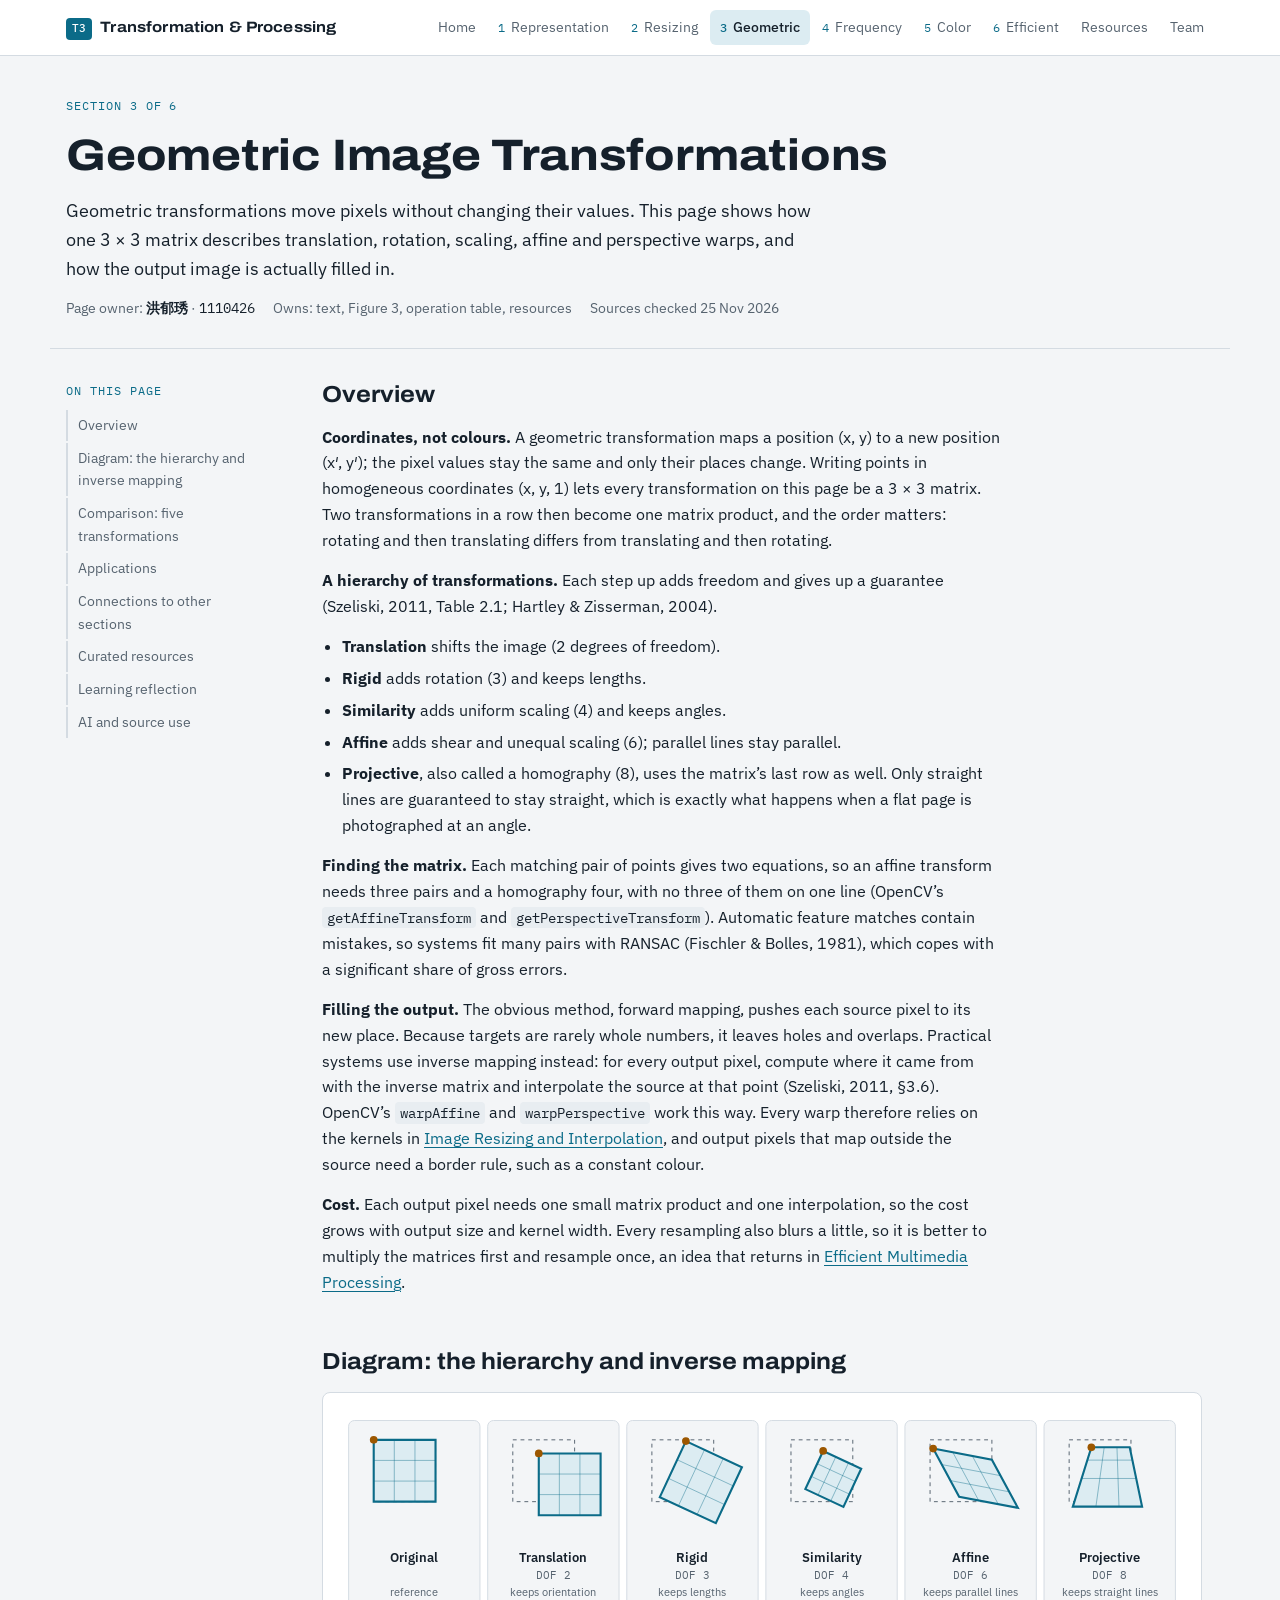
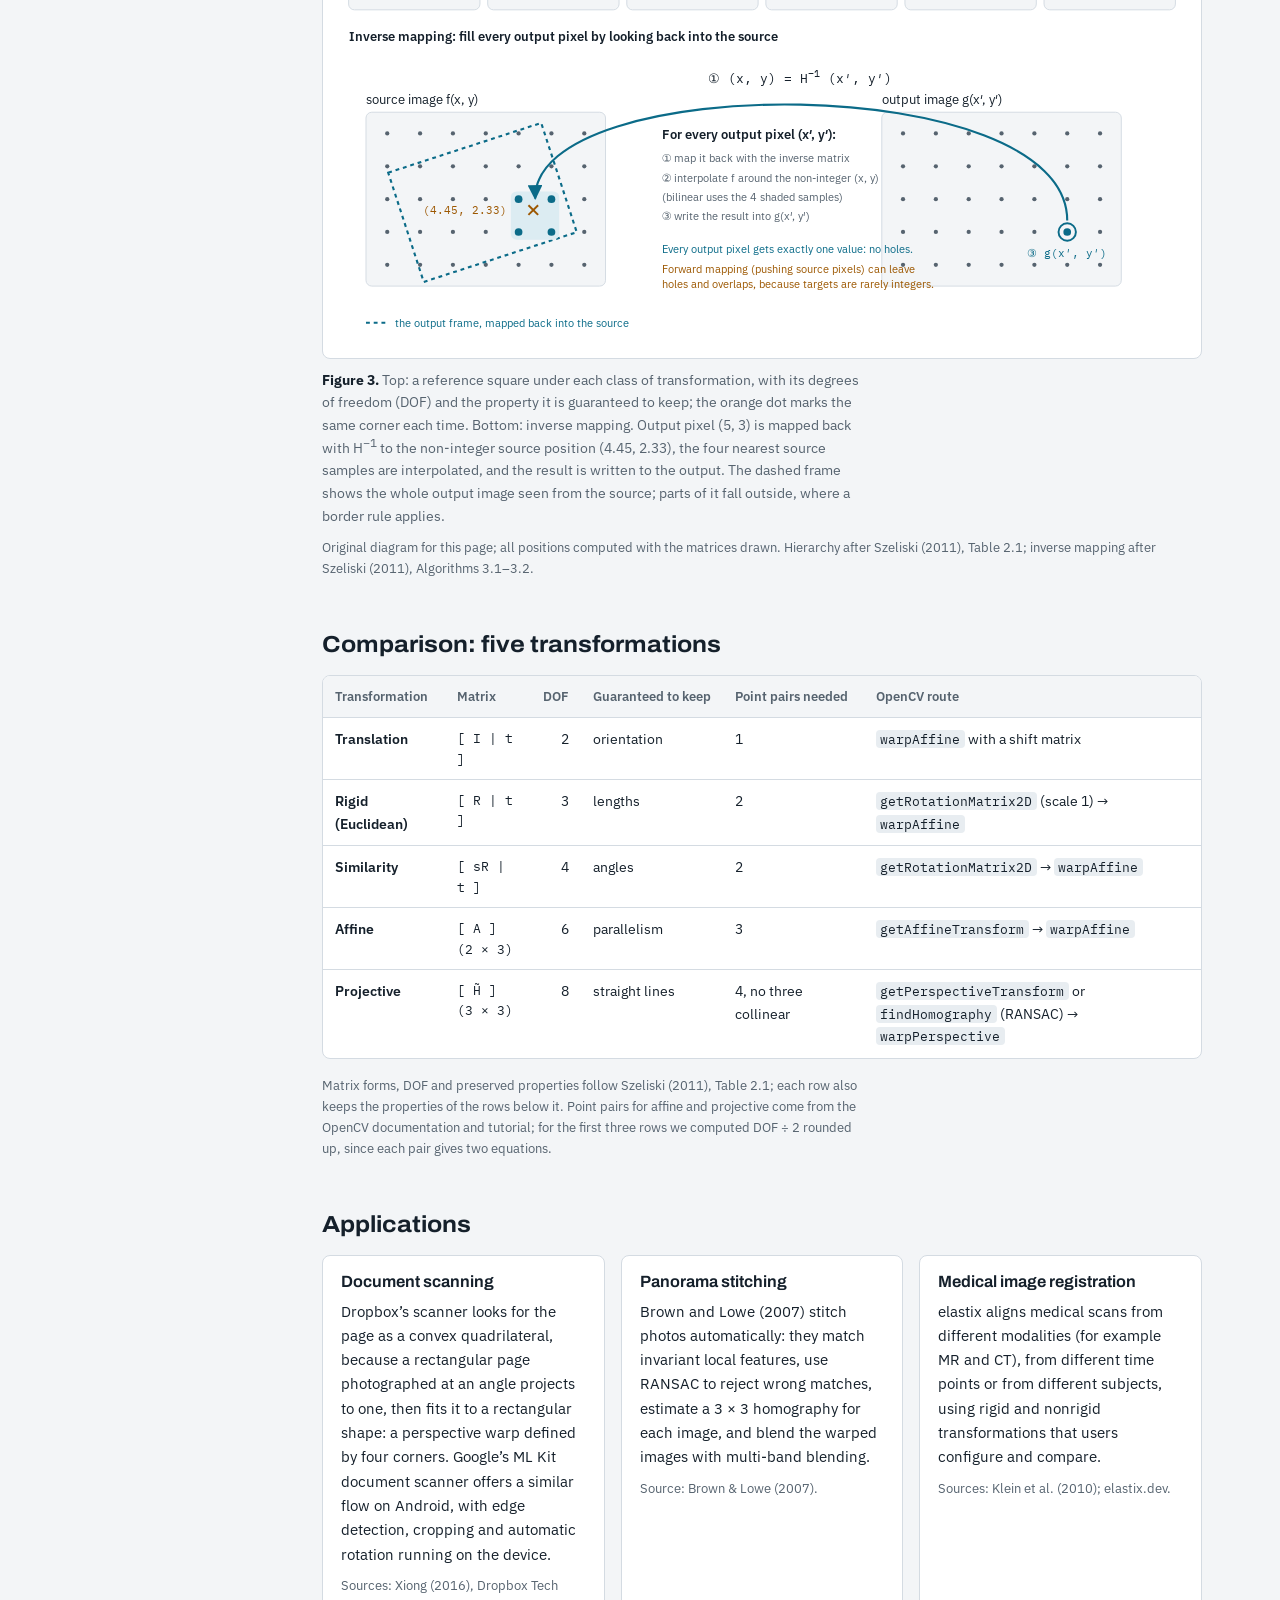
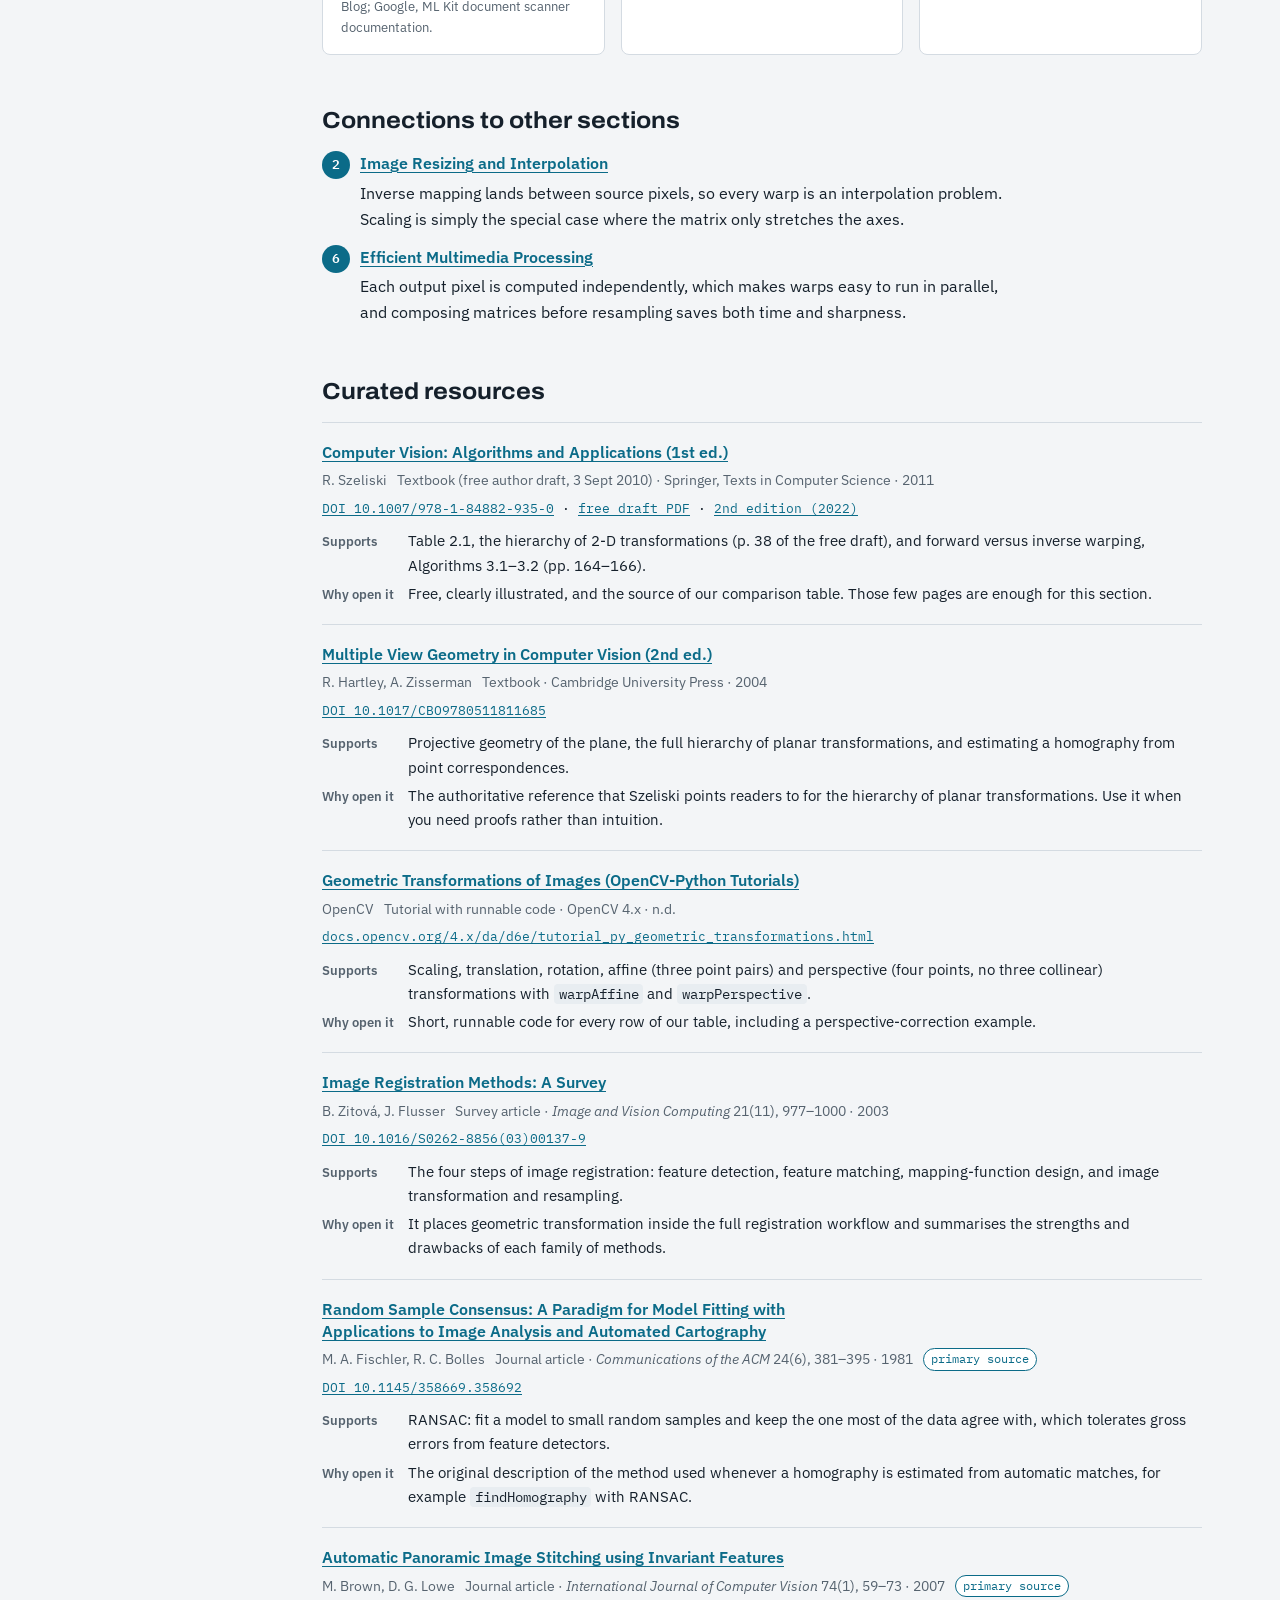
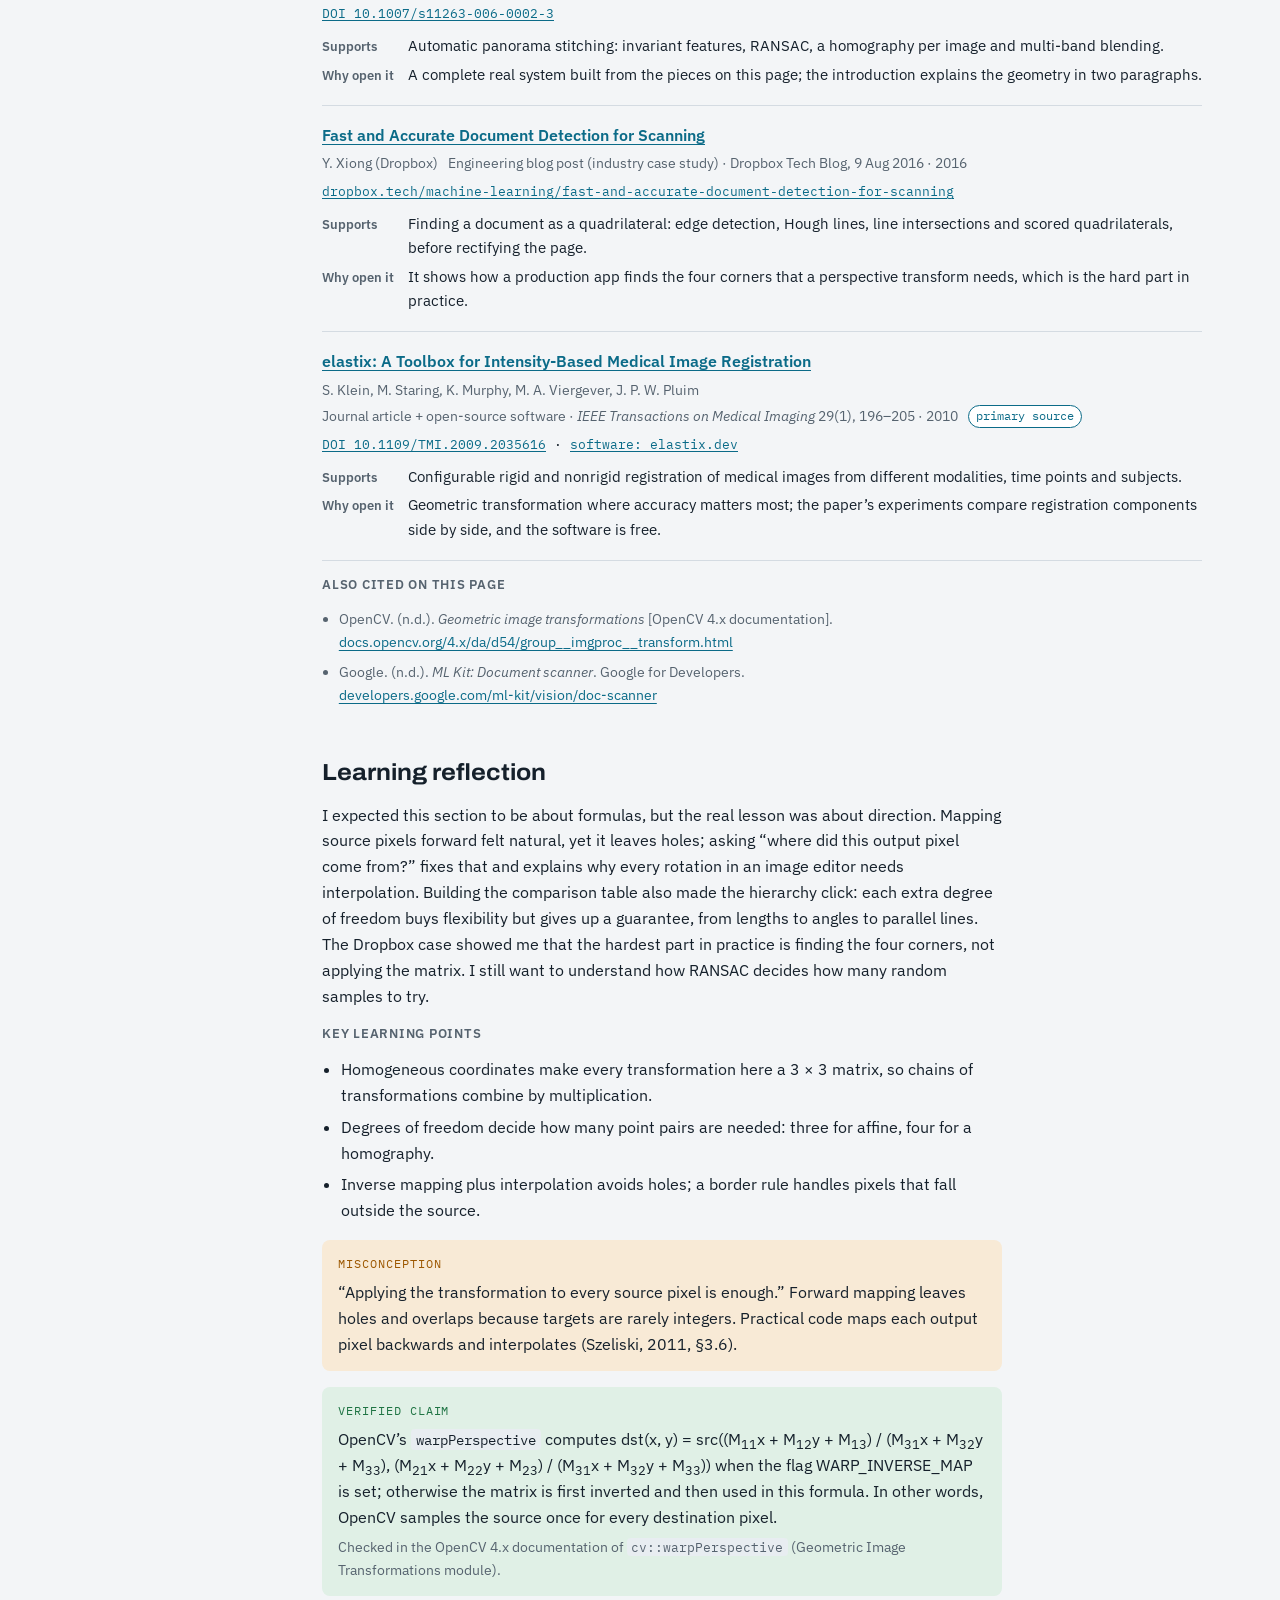
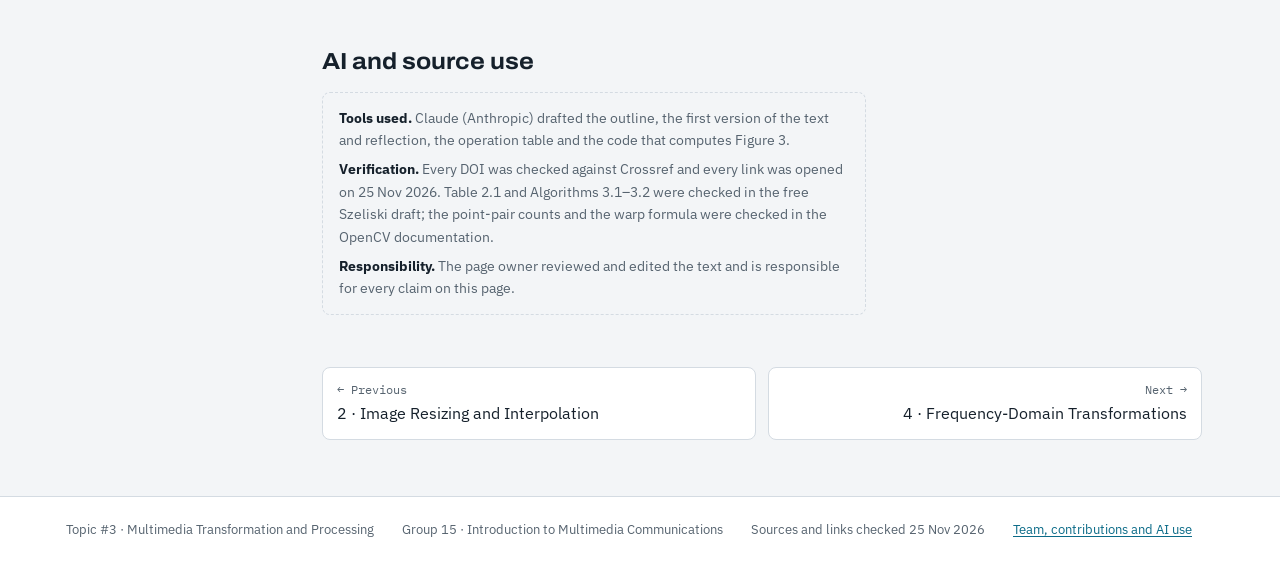
<file: s3-geometric.html>
<!doctype html>
<html lang="en">
<head>
<meta charset="utf-8">
<meta name="viewport" content="width=device-width, initial-scale=1, viewport-fit=cover">
<title>Geometric Image Transformations · Topic 3 Learning Hub</title>
<meta name="description" content="Translation, rotation, scaling, affine and perspective transforms as 3 × 3 matrices; inverse mapping and resampling; document, panorama and medical cases.">
<link rel="icon" href="data:image/svg+xml,%3Csvg xmlns='http://www.w3.org/2000/svg' viewBox='0 0 16 16'%3E%3Crect width='16' height='16' rx='3' fill='%230b6b88'/%3E%3Cg fill='%23fff'%3E%3Ccircle cx='4' cy='4' r='1.3'/%3E%3Ccircle cx='8' cy='4' r='1.3'/%3E%3Ccircle cx='12' cy='4' r='1.3'/%3E%3Ccircle cx='4' cy='8' r='1.3'/%3E%3Ccircle cx='8' cy='8' r='1.3'/%3E%3Ccircle cx='12' cy='8' r='1.3'/%3E%3Ccircle cx='4' cy='12' r='1.3'/%3E%3Ccircle cx='8' cy='12' r='1.3'/%3E%3Ccircle cx='12' cy='12' r='1.3'/%3E%3C/g%3E%3C/svg%3E">
<link rel="preconnect" href="https://fonts.googleapis.com">
<link rel="preconnect" href="https://fonts.gstatic.com" crossorigin>
<link rel="stylesheet" href="https://fonts.googleapis.com/css2?family=Archivo:wdth,wght@62..125,100..900&family=IBM+Plex+Mono:wght@400;500&family=IBM+Plex+Sans:ital,wght@0,400;0,500;0,600;1,400&display=swap">
<link rel="stylesheet" href="assets/style.css">
<script src="assets/site.js" defer></script>
</head>
<body>
<a class="skip" href="#main">Skip to content</a>
<header class="topbar"><div class="wrap"><a class="brand" href="index.html"><span class="tag">T3</span><span class="brand-name">Transformation &amp; Processing</span></a><nav class="nav" aria-label="Site"><a href="index.html" class="text-link"><span class="lbl">Home</span></a><a href="s1-representation.html" title="Section 1 · Digital Multimedia Representation"><span class="n">1</span><span class="lbl">Representation</span></a><a href="s2-resizing.html" title="Section 2 · Image Resizing and Interpolation"><span class="n">2</span><span class="lbl">Resizing</span></a><a href="s3-geometric.html" title="Section 3 · Geometric Image Transformations" aria-current="page"><span class="n">3</span><span class="lbl">Geometric</span></a><a href="s4-frequency.html" title="Section 4 · Frequency-Domain Transformations"><span class="n">4</span><span class="lbl">Frequency</span></a><a href="s5-color.html" title="Section 5 · Color-Space Transformations"><span class="n">5</span><span class="lbl">Color</span></a><a href="s6-efficient.html" title="Section 6 · Efficient Multimedia Processing"><span class="n">6</span><span class="lbl">Efficient</span></a><a href="resources.html" class="text-link"><span class="lbl">Resources</span></a><a href="team.html" class="text-link"><span class="lbl">Team</span></a></nav></div></header>
<main id="main"><div class="wrap page-head">
<p class="eyebrow">Section 3 of 6</p>
<h1>Geometric Image Transformations</h1>
<p class="lead">Geometric transformations move pixels without changing their values. This page shows how one 3 × 3 matrix describes translation, rotation, scaling, affine and perspective warps, and how the output image is actually filled in.</p>
<div class="owner"><span>Page owner: <b><span class="who" data-sid="1110426">洪郁琇</span></b> · <span class="id">1110426</span></span><span>Owns: text, Figure 3, operation table, resources</span><span>Sources checked 25 Nov 2026</span></div>
</div><div class="wrap layout"><aside class="toc"><nav aria-label="On this page"><p class="eyebrow">On this page</p><a href="#s3-overview">Overview</a><a href="#s3-figure">Diagram: the hierarchy and inverse mapping</a><a href="#s3-compare">Comparison: five transformations</a><a href="#s3-apps">Applications</a><a href="#s3-links">Connections to other sections</a><a href="#s3-resources">Curated resources</a><a href="#s3-reflection">Learning reflection</a><a href="#s3-ai">AI and source use</a></nav></aside><article class="doc">
<section class="block" id="s3-overview">
<h2>Overview</h2>
<div class="prose" data-wc="explain">
<p><b>Coordinates, not colours.</b> A geometric transformation maps a position (x, y) to a new position (x′, y′); the pixel values stay the same and only their places change. Writing points in homogeneous coordinates (x, y, 1) lets every transformation on this page be a 3 × 3 matrix. Two transformations in a row then become one matrix product, and the order matters: rotating and then translating differs from translating and then rotating.</p>
<p><b>A hierarchy of transformations.</b> Each step up adds freedom and gives up a guarantee (Szeliski, 2011, Table 2.1; Hartley &amp; Zisserman, 2004).</p>
<ul>
<li><b>Translation</b> shifts the image (2 degrees of freedom).</li>
<li><b>Rigid</b> adds rotation (3) and keeps lengths.</li>
<li><b>Similarity</b> adds uniform scaling (4) and keeps angles.</li>
<li><b>Affine</b> adds shear and unequal scaling (6); parallel lines stay parallel.</li>
<li><b>Projective</b>, also called a homography (8), uses the matrix’s last row as well. Only straight lines are guaranteed to stay straight, which is exactly what happens when a flat page is photographed at an angle.</li>
</ul>
<p><b>Finding the matrix.</b> Each matching pair of points gives two equations, so an affine transform needs three pairs and a homography four, with no three of them on one line (OpenCV’s <code>getAffineTransform</code> and <code>getPerspectiveTransform</code>). Automatic feature matches contain mistakes, so systems fit many pairs with RANSAC (Fischler &amp; Bolles, 1981), which copes with a significant share of gross errors.</p>
<p><b>Filling the output.</b> The obvious method, forward mapping, pushes each source pixel to its new place. Because targets are rarely whole numbers, it leaves holes and overlaps. Practical systems use inverse mapping instead: for every output pixel, compute where it came from with the inverse matrix and interpolate the source at that point (Szeliski, 2011, §3.6). OpenCV’s <code>warpAffine</code> and <code>warpPerspective</code> work this way. Every warp therefore relies on the kernels in <a href="s2-resizing.html">Image Resizing and Interpolation</a>, and output pixels that map outside the source need a border rule, such as a constant colour.</p>
<p><b>Cost.</b> Each output pixel needs one small matrix product and one interpolation, so the cost grows with output size and kernel width. Every resampling also blurs a little, so it is better to multiply the matrices first and resample once, an idea that returns in <a href="s6-efficient.html">Efficient Multimedia Processing</a>.</p>
</div>
</section>

<section class="block" id="s3-figure">
<h2>Diagram: the hierarchy and inverse mapping</h2>
<figure class="fig">
<div class="fig-scroll"><svg class="dia" id="fig-s3" viewBox="0 0 880 556" role="img" aria-labelledby="fig-s3-title fig-s3-desc" xmlns="http://www.w3.org/2000/svg"><title id="fig-s3-title">Transformation hierarchy and inverse mapping</title><desc id="fig-s3-desc">Top: a reference square under translation, rigid, similarity, affine and projective transforms, with degrees of freedom and the property each one keeps. Bottom: inverse mapping; an output pixel is mapped back into the source with the inverse matrix, the source is interpolated there, and the value is written to the output.</desc><defs><marker id="fig-s3-ah" viewBox="0 0 10 10" refX="9" refY="5" markerWidth="7" markerHeight="7" orient="auto-start-reverse"><path d="M0,0 L10,5 L0,10 z" class="f-ink"/></marker><marker id="fig-s3-ah-acc" viewBox="0 0 10 10" refX="9" refY="5" markerWidth="7" markerHeight="7" orient="auto-start-reverse"><path d="M0,0 L10,5 L0,10 z" class="f-acc"/></marker><marker id="fig-s3-ah-warm" viewBox="0 0 10 10" refX="9" refY="5" markerWidth="7" markerHeight="7" orient="auto-start-reverse"><path d="M0,0 L10,5 L0,10 z" class="f-warm"/></marker></defs><rect x="12.0" y="14.0" width="136.0" height="196.0" rx="6" class="panel"/><polygon points="38.0,34.0 102.0,34.0 102.0,98.0 38.0,98.0" class="ln-mute dash"/><polygon points="38.0,34.0 102.0,34.0 102.0,98.0 38.0,98.0" class="f-soft"/><line x1="59.3" y1="34.0" x2="59.3" y2="98.0" class="acc-thin"/><line x1="38.0" y1="55.3" x2="102.0" y2="55.3" class="acc-thin"/><line x1="80.7" y1="34.0" x2="80.7" y2="98.0" class="acc-thin"/><line x1="38.0" y1="76.7" x2="102.0" y2="76.7" class="acc-thin"/><polygon points="38.0,34.0 102.0,34.0 102.0,98.0 38.0,98.0" class="acc"/><circle cx="38.0" cy="34.0" r="4.0" class="f-warm"/><text x="80.0" y="160.0" class="t-b" text-anchor="middle">Original</text><text x="80.0" y="196.0" class="t-s" text-anchor="middle">reference</text><rect x="156.0" y="14.0" width="136.0" height="196.0" rx="6" class="panel"/><polygon points="182.0,34.0 246.0,34.0 246.0,98.0 182.0,98.0" class="ln-mute dash"/><polygon points="208.9,48.1 272.9,48.1 272.9,112.1 208.9,112.1" class="f-soft"/><line x1="230.2" y1="48.1" x2="230.2" y2="112.1" class="acc-thin"/><line x1="208.9" y1="69.4" x2="272.9" y2="69.4" class="acc-thin"/><line x1="251.5" y1="48.1" x2="251.5" y2="112.1" class="acc-thin"/><line x1="208.9" y1="90.7" x2="272.9" y2="90.7" class="acc-thin"/><polygon points="208.9,48.1 272.9,48.1 272.9,112.1 208.9,112.1" class="acc"/><circle cx="208.9" cy="48.1" r="4.0" class="f-warm"/><text x="224.0" y="160.0" class="t-b" text-anchor="middle">Translation</text><text x="224.0" y="178.0" class="t-s t-m" text-anchor="middle">DOF 2</text><text x="224.0" y="196.0" class="t-s" text-anchor="middle">keeps orientation</text><rect x="300.0" y="14.0" width="136.0" height="196.0" rx="6" class="panel"/><polygon points="326.0,34.0 390.0,34.0 390.0,98.0 326.0,98.0" class="ln-mute dash"/><polygon points="361.2,35.3 419.2,62.3 392.2,120.3 334.2,93.3" class="f-soft"/><line x1="380.5" y1="44.3" x2="353.5" y2="102.3" class="acc-thin"/><line x1="352.2" y1="54.6" x2="410.2" y2="81.7" class="acc-thin"/><line x1="399.9" y1="53.3" x2="372.8" y2="111.3" class="acc-thin"/><line x1="343.2" y1="73.9" x2="401.2" y2="101.0" class="acc-thin"/><polygon points="361.2,35.3 419.2,62.3 392.2,120.3 334.2,93.3" class="acc"/><circle cx="361.2" cy="35.3" r="4.0" class="f-warm"/><text x="368.0" y="160.0" class="t-b" text-anchor="middle">Rigid</text><text x="368.0" y="178.0" class="t-s t-m" text-anchor="middle">DOF 3</text><text x="368.0" y="196.0" class="t-s" text-anchor="middle">keeps lengths</text><rect x="444.0" y="14.0" width="136.0" height="196.0" rx="6" class="panel"/><polygon points="470.0,34.0 534.0,34.0 534.0,98.0 470.0,98.0" class="ln-mute dash"/><polygon points="503.3,45.5 542.7,63.9 524.3,103.4 484.9,85.0" class="f-soft"/><line x1="516.4" y1="51.7" x2="498.0" y2="91.1" class="acc-thin"/><line x1="497.1" y1="58.7" x2="536.6" y2="77.1" class="acc-thin"/><line x1="529.6" y1="57.8" x2="511.2" y2="97.2" class="acc-thin"/><line x1="491.0" y1="71.8" x2="530.5" y2="90.2" class="acc-thin"/><polygon points="503.3,45.5 542.7,63.9 524.3,103.4 484.9,85.0" class="acc"/><circle cx="503.3" cy="45.5" r="4.0" class="f-warm"/><text x="512.0" y="160.0" class="t-b" text-anchor="middle">Similarity</text><text x="512.0" y="178.0" class="t-s t-m" text-anchor="middle">DOF 4</text><text x="512.0" y="196.0" class="t-s" text-anchor="middle">keeps angles</text><rect x="588.0" y="14.0" width="136.0" height="196.0" rx="6" class="panel"/><polygon points="614.0,34.0 678.0,34.0 678.0,98.0 614.0,98.0" class="ln-mute dash"/><polygon points="617.2,43.0 678.0,54.5 704.9,104.4 644.1,92.9" class="f-soft"/><line x1="637.5" y1="46.8" x2="664.3" y2="96.7" class="acc-thin"/><line x1="626.2" y1="59.6" x2="687.0" y2="71.1" class="acc-thin"/><line x1="657.7" y1="50.6" x2="684.6" y2="100.6" class="acc-thin"/><line x1="635.1" y1="76.2" x2="695.9" y2="87.8" class="acc-thin"/><polygon points="617.2,43.0 678.0,54.5 704.9,104.4 644.1,92.9" class="acc"/><circle cx="617.2" cy="43.0" r="4.0" class="f-warm"/><text x="656.0" y="160.0" class="t-b" text-anchor="middle">Affine</text><text x="656.0" y="178.0" class="t-s t-m" text-anchor="middle">DOF 6</text><text x="656.0" y="196.0" class="t-s" text-anchor="middle">keeps parallel lines</text><rect x="732.0" y="14.0" width="136.0" height="196.0" rx="6" class="panel"/><polygon points="758.0,34.0 822.0,34.0 822.0,98.0 758.0,98.0" class="ln-mute dash"/><polygon points="781.0,41.7 820.7,41.7 833.5,103.1 761.8,103.1" class="f-soft"/><line x1="794.3" y1="41.7" x2="785.7" y2="103.1" class="acc-thin"/><line x1="776.9" y1="55.0" x2="823.5" y2="55.0" class="acc-thin"/><line x1="807.5" y1="41.7" x2="809.6" y2="103.1" class="acc-thin"/><line x1="771.0" y1="74.0" x2="827.4" y2="74.0" class="acc-thin"/><polygon points="781.0,41.7 820.7,41.7 833.5,103.1 761.8,103.1" class="acc"/><circle cx="781.0" cy="41.7" r="4.0" class="f-warm"/><text x="800.0" y="160.0" class="t-b" text-anchor="middle">Projective</text><text x="800.0" y="178.0" class="t-s t-m" text-anchor="middle">DOF 8</text><text x="800.0" y="196.0" class="t-s" text-anchor="middle">keeps straight lines</text><text x="12.0" y="242.0" class="t-b" text-anchor="start">Inverse mapping: fill every output pixel by looking back into the source</text><rect x="30.0" y="316.0" width="248.0" height="180.0" rx="6" class="panel"/><circle cx="52.0" cy="338.0" r="2.2" class="f-mute"/><circle cx="52.0" cy="372.0" r="2.2" class="f-mute"/><circle cx="52.0" cy="406.0" r="2.2" class="f-mute"/><circle cx="52.0" cy="440.0" r="2.2" class="f-mute"/><circle cx="52.0" cy="474.0" r="2.2" class="f-mute"/><circle cx="86.0" cy="338.0" r="2.2" class="f-mute"/><circle cx="86.0" cy="372.0" r="2.2" class="f-mute"/><circle cx="86.0" cy="406.0" r="2.2" class="f-mute"/><circle cx="86.0" cy="440.0" r="2.2" class="f-mute"/><circle cx="86.0" cy="474.0" r="2.2" class="f-mute"/><circle cx="120.0" cy="338.0" r="2.2" class="f-mute"/><circle cx="120.0" cy="372.0" r="2.2" class="f-mute"/><circle cx="120.0" cy="406.0" r="2.2" class="f-mute"/><circle cx="120.0" cy="440.0" r="2.2" class="f-mute"/><circle cx="120.0" cy="474.0" r="2.2" class="f-mute"/><circle cx="154.0" cy="338.0" r="2.2" class="f-mute"/><circle cx="154.0" cy="372.0" r="2.2" class="f-mute"/><circle cx="154.0" cy="406.0" r="2.2" class="f-mute"/><circle cx="154.0" cy="440.0" r="2.2" class="f-mute"/><circle cx="154.0" cy="474.0" r="2.2" class="f-mute"/><circle cx="188.0" cy="338.0" r="2.2" class="f-mute"/><circle cx="188.0" cy="372.0" r="2.2" class="f-mute"/><circle cx="188.0" cy="406.0" r="2.2" class="f-mute"/><circle cx="188.0" cy="440.0" r="2.2" class="f-mute"/><circle cx="188.0" cy="474.0" r="2.2" class="f-mute"/><circle cx="222.0" cy="338.0" r="2.2" class="f-mute"/><circle cx="222.0" cy="372.0" r="2.2" class="f-mute"/><circle cx="222.0" cy="406.0" r="2.2" class="f-mute"/><circle cx="222.0" cy="440.0" r="2.2" class="f-mute"/><circle cx="222.0" cy="474.0" r="2.2" class="f-mute"/><circle cx="256.0" cy="338.0" r="2.2" class="f-mute"/><circle cx="256.0" cy="372.0" r="2.2" class="f-mute"/><circle cx="256.0" cy="406.0" r="2.2" class="f-mute"/><circle cx="256.0" cy="440.0" r="2.2" class="f-mute"/><circle cx="256.0" cy="474.0" r="2.2" class="f-mute"/><text x="30.0" y="518.0" class="t-s" text-anchor="start"></text><rect x="564.0" y="316.0" width="248.0" height="180.0" rx="6" class="panel"/><circle cx="586.0" cy="338.0" r="2.2" class="f-mute"/><circle cx="586.0" cy="372.0" r="2.2" class="f-mute"/><circle cx="586.0" cy="406.0" r="2.2" class="f-mute"/><circle cx="586.0" cy="440.0" r="2.2" class="f-mute"/><circle cx="586.0" cy="474.0" r="2.2" class="f-mute"/><circle cx="620.0" cy="338.0" r="2.2" class="f-mute"/><circle cx="620.0" cy="372.0" r="2.2" class="f-mute"/><circle cx="620.0" cy="406.0" r="2.2" class="f-mute"/><circle cx="620.0" cy="440.0" r="2.2" class="f-mute"/><circle cx="620.0" cy="474.0" r="2.2" class="f-mute"/><circle cx="654.0" cy="338.0" r="2.2" class="f-mute"/><circle cx="654.0" cy="372.0" r="2.2" class="f-mute"/><circle cx="654.0" cy="406.0" r="2.2" class="f-mute"/><circle cx="654.0" cy="440.0" r="2.2" class="f-mute"/><circle cx="654.0" cy="474.0" r="2.2" class="f-mute"/><circle cx="688.0" cy="338.0" r="2.2" class="f-mute"/><circle cx="688.0" cy="372.0" r="2.2" class="f-mute"/><circle cx="688.0" cy="406.0" r="2.2" class="f-mute"/><circle cx="688.0" cy="440.0" r="2.2" class="f-mute"/><circle cx="688.0" cy="474.0" r="2.2" class="f-mute"/><circle cx="722.0" cy="338.0" r="2.2" class="f-mute"/><circle cx="722.0" cy="372.0" r="2.2" class="f-mute"/><circle cx="722.0" cy="406.0" r="2.2" class="f-mute"/><circle cx="722.0" cy="440.0" r="2.2" class="f-mute"/><circle cx="722.0" cy="474.0" r="2.2" class="f-mute"/><circle cx="756.0" cy="338.0" r="2.2" class="f-mute"/><circle cx="756.0" cy="372.0" r="2.2" class="f-mute"/><circle cx="756.0" cy="406.0" r="2.2" class="f-mute"/><circle cx="756.0" cy="440.0" r="2.2" class="f-mute"/><circle cx="756.0" cy="474.0" r="2.2" class="f-mute"/><circle cx="790.0" cy="338.0" r="2.2" class="f-mute"/><circle cx="790.0" cy="372.0" r="2.2" class="f-mute"/><circle cx="790.0" cy="406.0" r="2.2" class="f-mute"/><circle cx="790.0" cy="440.0" r="2.2" class="f-mute"/><circle cx="790.0" cy="474.0" r="2.2" class="f-mute"/><text x="564.0" y="518.0" class="t-s" text-anchor="start"></text><text x="30.0" y="308.0" class="t" text-anchor="start">source image f(x, y)</text><text x="564.0" y="308.0" class="t" text-anchor="start">output image g(x′, y′)</text><polygon points="53.0,378.6 211.4,327.1 248.2,440.2 89.8,491.7" class="acc dash"/><line x1="30.0" y1="534.0" x2="54.0" y2="534.0" class="acc dash"/><text x="60.0" y="538.0" class="t-s t-acc" text-anchor="start">the output frame, mapped back into the source</text><circle cx="756.0" cy="440.0" r="9.0" class="ring-acc"/><circle cx="756.0" cy="440.0" r="4.0" class="f-acc"/><rect x="180.0" y="398.0" width="50.0" height="50.0" rx="6" class="f-soft"/><circle cx="188.0" cy="406.0" r="4.0" class="f-acc"/><circle cx="222.0" cy="406.0" r="4.0" class="f-acc"/><circle cx="188.0" cy="440.0" r="4.0" class="f-acc"/><circle cx="222.0" cy="440.0" r="4.0" class="f-acc"/><line x1="198.2" y1="412.3" x2="208.2" y2="422.3" class="warm"/><line x1="198.2" y1="422.3" x2="208.2" y2="412.3" class="warm"/><text x="176.0" y="421.3" class="t-s t-m t-warm" text-anchor="end">(4.45, 2.33)</text><path d="M756.0,428.0 C756.0,272.0 203.2,272.0 205.2,405.3" class="acc" marker-end="url(#fig-s3-ah-acc)"/><text x="479.6" y="286.0" class="t t-m" text-anchor="middle">① (x, y) = H<tspan dy="-6" class="t-sup">−1</tspan><tspan dy="6"> (x′, y′)</tspan></text><text x="336.0" y="344.0" class="t-b" text-anchor="start">For every output pixel (x′, y′):</text><text x="336.0" y="368.0" class="t-s" text-anchor="start">① map it back with the inverse matrix</text><text x="336.0" y="388.0" class="t-s" text-anchor="start">② interpolate f around the non-integer (x, y)</text><text x="336.0" y="408.0" class="t-s" text-anchor="start">   (bilinear uses the 4 shaded samples)</text><text x="336.0" y="428.0" class="t-s" text-anchor="start">③ write the result into g(x′, y′)</text><text x="336.0" y="462.0" class="t-s t-acc" text-anchor="start">Every output pixel gets exactly one value: no holes.</text><text x="336.0" y="482.0" class="t-s t-warm" text-anchor="start">Forward mapping (pushing source pixels) can leave</text><text x="336.0" y="498.0" class="t-s t-warm" text-anchor="start">holes and overlaps, because targets are rarely integers.</text><text x="756.0" y="466.0" class="t-s t-m t-acc" text-anchor="middle">③ g(x′, y′)</text></svg></div>
<figcaption><b>Figure 3.</b> Top: a reference square under each class of transformation, with its degrees of freedom (DOF) and the property it is guaranteed to keep; the orange dot marks the same corner each time. Bottom: inverse mapping. Output pixel (5, 3) is mapped back with H<sup>−1</sup> to the non-integer source position (4.45, 2.33), the four nearest source samples are interpolated, and the result is written to the output. The dashed frame shows the whole output image seen from the source; parts of it fall outside, where a border rule applies.</figcaption>
<p class="credit">Original diagram for this page; all positions computed with the matrices drawn. Hierarchy after Szeliski (2011), Table 2.1; inverse mapping after Szeliski (2011), Algorithms 3.1–3.2.</p>
</figure>
</section>

<section class="block" id="s3-compare">
<h2>Comparison: five transformations</h2>
<div class="tbl-wrap">
<table>
<thead><tr><th scope="col">Transformation</th><th scope="col">Matrix</th><th scope="col" class="num">DOF</th><th scope="col">Guaranteed to keep</th><th scope="col">Point pairs needed</th><th scope="col">OpenCV route</th></tr></thead>
<tbody>
<tr><th scope="row">Translation</th><td class="mono">[ I | t ]</td><td class="num">2</td><td>orientation</td><td>1</td><td><code>warpAffine</code> with a shift matrix</td></tr>
<tr><th scope="row">Rigid (Euclidean)</th><td class="mono">[ R | t ]</td><td class="num">3</td><td>lengths</td><td>2</td><td><code>getRotationMatrix2D</code> (scale 1) → <code>warpAffine</code></td></tr>
<tr><th scope="row">Similarity</th><td class="mono">[ sR | t ]</td><td class="num">4</td><td>angles</td><td>2</td><td><code>getRotationMatrix2D</code> → <code>warpAffine</code></td></tr>
<tr><th scope="row">Affine</th><td class="mono">[ A ]  (2 × 3)</td><td class="num">6</td><td>parallelism</td><td>3</td><td><code>getAffineTransform</code> → <code>warpAffine</code></td></tr>
<tr><th scope="row">Projective</th><td class="mono">[ H̃ ]  (3 × 3)</td><td class="num">8</td><td>straight lines</td><td>4, no three collinear</td><td><code>getPerspectiveTransform</code> or <code>findHomography</code> (RANSAC) → <code>warpPerspective</code></td></tr>
</tbody>
</table>
</div>
<p class="tbl-note">Matrix forms, DOF and preserved properties follow Szeliski (2011), Table 2.1; each row also keeps the properties of the rows below it. Point pairs for affine and projective come from the OpenCV documentation and tutorial; for the first three rows we computed DOF ÷ 2 rounded up, since each pair gives two equations.</p>
</section>

<section class="block" id="s3-apps">
<h2>Applications</h2>
<div class="cases three">
<div class="case"><h3>Document scanning</h3><p>Dropbox’s scanner looks for the page as a convex quadrilateral, because a rectangular page photographed at an angle projects to one, then fits it to a rectangular shape: a perspective warp defined by four corners. Google’s ML Kit document scanner offers a similar flow on Android, with edge detection, cropping and automatic rotation running on the device.</p><p class="src">Sources: Xiong (2016), Dropbox Tech Blog; Google, ML Kit document scanner documentation.</p></div>
<div class="case"><h3>Panorama stitching</h3><p>Brown and Lowe (2007) stitch photos automatically: they match invariant local features, use RANSAC to reject wrong matches, estimate a 3 × 3 homography for each image, and blend the warped images with multi-band blending.</p><p class="src">Source: Brown &amp; Lowe (2007).</p></div>
<div class="case"><h3>Medical image registration</h3><p>elastix aligns medical scans from different modalities (for example MR and CT), from different time points or from different subjects, using rigid and nonrigid transformations that users configure and compare.</p><p class="src">Sources: Klein et al. (2010); elastix.dev.</p></div>
</div>
</section>

<section class="block" id="s3-links">
<h2>Connections to other sections</h2>
<ol class="links-out">
<li><span class="n">2</span><a href="s2-resizing.html">Image Resizing and Interpolation</a><p>Inverse mapping lands between source pixels, so every warp is an interpolation problem. Scaling is simply the special case where the matrix only stretches the axes.</p></li>
<li><span class="n">6</span><a href="s6-efficient.html">Efficient Multimedia Processing</a><p>Each output pixel is computed independently, which makes warps easy to run in parallel, and composing matrices before resampling saves both time and sharpness.</p></li>
</ol>
</section>

<section class="block" id="s3-resources">
<h2>Curated resources</h2>
<div class="res-list">
<article class="res" id="s3-r-szeliski2011"><h3><a href="https://doi.org/10.1007/978-1-84882-935-0">Computer Vision: Algorithms and Applications (1st ed.)</a></h3><p class="res-meta"><span>R. Szeliski</span><span>Textbook (free author draft, 3 Sept 2010) · Springer, Texts in Computer Science · 2011</span></p><p class="res-link"><a href="https://doi.org/10.1007/978-1-84882-935-0">DOI 10.1007/978-1-84882-935-0</a> · <a href="https://szeliski.org/Book/drafts/SzeliskiBook_20100903_draft.pdf">free draft PDF</a> · <a href="https://szeliski.org/Book/">2nd edition (2022)</a></p><dl><dt>Supports</dt><dd>Table 2.1, the hierarchy of 2-D transformations (p. 38 of the free draft), and forward versus inverse warping, Algorithms 3.1–3.2 (pp. 164–166).</dd><dt>Why open it</dt><dd>Free, clearly illustrated, and the source of our comparison table. Those few pages are enough for this section.</dd></dl></article>
<article class="res" id="s3-r-hartley2004"><h3><a href="https://doi.org/10.1017/CBO9780511811685">Multiple View Geometry in Computer Vision (2nd ed.)</a></h3><p class="res-meta"><span>R. Hartley, A. Zisserman</span><span>Textbook · Cambridge University Press · 2004</span></p><p class="res-link"><a href="https://doi.org/10.1017/CBO9780511811685">DOI 10.1017/CBO9780511811685</a></p><dl><dt>Supports</dt><dd>Projective geometry of the plane, the full hierarchy of planar transformations, and estimating a homography from point correspondences.</dd><dt>Why open it</dt><dd>The authoritative reference that Szeliski points readers to for the hierarchy of planar transformations. Use it when you need proofs rather than intuition.</dd></dl></article>
<article class="res" id="s3-r-ocv_tut_geom"><h3><a href="https://docs.opencv.org/4.x/da/d6e/tutorial_py_geometric_transformations.html">Geometric Transformations of Images (OpenCV-Python Tutorials)</a></h3><p class="res-meta"><span>OpenCV</span><span>Tutorial with runnable code · OpenCV 4.x · n.d.</span></p><p class="res-link"><a href="https://docs.opencv.org/4.x/da/d6e/tutorial_py_geometric_transformations.html">docs.opencv.org/4.x/da/d6e/tutorial_py_geometric_transformations.html</a></p><dl><dt>Supports</dt><dd>Scaling, translation, rotation, affine (three point pairs) and perspective (four points, no three collinear) transformations with <code>warpAffine</code> and <code>warpPerspective</code>.</dd><dt>Why open it</dt><dd>Short, runnable code for every row of our table, including a perspective-correction example.</dd></dl></article>
<article class="res" id="s3-r-zitova2003"><h3><a href="https://doi.org/10.1016/S0262-8856(03)00137-9">Image Registration Methods: A Survey</a></h3><p class="res-meta"><span>B. Zitová, J. Flusser</span><span>Survey article · <i>Image and Vision Computing</i> 21(11), 977–1000 · 2003</span></p><p class="res-link"><a href="https://doi.org/10.1016/S0262-8856(03)00137-9">DOI 10.1016/S0262-8856(03)00137-9</a></p><dl><dt>Supports</dt><dd>The four steps of image registration: feature detection, feature matching, mapping-function design, and image transformation and resampling.</dd><dt>Why open it</dt><dd>It places geometric transformation inside the full registration workflow and summarises the strengths and drawbacks of each family of methods.</dd></dl></article>
<article class="res" id="s3-r-fischler1981"><h3><a href="https://doi.org/10.1145/358669.358692">Random Sample Consensus: A Paradigm for Model Fitting with Applications to Image Analysis and Automated Cartography</a></h3><p class="res-meta"><span>M. A. Fischler, R. C. Bolles</span><span>Journal article · <i>Communications of the ACM</i> 24(6), 381–395 · 1981</span><span class="chip primary">primary source</span></p><p class="res-link"><a href="https://doi.org/10.1145/358669.358692">DOI 10.1145/358669.358692</a></p><dl><dt>Supports</dt><dd>RANSAC: fit a model to small random samples and keep the one most of the data agree with, which tolerates gross errors from feature detectors.</dd><dt>Why open it</dt><dd>The original description of the method used whenever a homography is estimated from automatic matches, for example <code>findHomography</code> with RANSAC.</dd></dl></article>
<article class="res" id="s3-r-brown2007"><h3><a href="https://doi.org/10.1007/s11263-006-0002-3">Automatic Panoramic Image Stitching using Invariant Features</a></h3><p class="res-meta"><span>M. Brown, D. G. Lowe</span><span>Journal article · <i>International Journal of Computer Vision</i> 74(1), 59–73 · 2007</span><span class="chip primary">primary source</span></p><p class="res-link"><a href="https://doi.org/10.1007/s11263-006-0002-3">DOI 10.1007/s11263-006-0002-3</a></p><dl><dt>Supports</dt><dd>Automatic panorama stitching: invariant features, RANSAC, a homography per image and multi-band blending.</dd><dt>Why open it</dt><dd>A complete real system built from the pieces on this page; the introduction explains the geometry in two paragraphs.</dd></dl></article>
<article class="res" id="s3-r-xiong2016"><h3><a href="https://dropbox.tech/machine-learning/fast-and-accurate-document-detection-for-scanning">Fast and Accurate Document Detection for Scanning</a></h3><p class="res-meta"><span>Y. Xiong (Dropbox)</span><span>Engineering blog post (industry case study) · Dropbox Tech Blog, 9 Aug 2016 · 2016</span></p><p class="res-link"><a href="https://dropbox.tech/machine-learning/fast-and-accurate-document-detection-for-scanning">dropbox.tech/machine-learning/fast-and-accurate-document-detection-for-scanning</a></p><dl><dt>Supports</dt><dd>Finding a document as a quadrilateral: edge detection, Hough lines, line intersections and scored quadrilaterals, before rectifying the page.</dd><dt>Why open it</dt><dd>It shows how a production app finds the four corners that a perspective transform needs, which is the hard part in practice.</dd></dl></article>
<article class="res" id="s3-r-klein2010"><h3><a href="https://doi.org/10.1109/TMI.2009.2035616">elastix: A Toolbox for Intensity-Based Medical Image Registration</a></h3><p class="res-meta"><span>S. Klein, M. Staring, K. Murphy, M. A. Viergever, J. P. W. Pluim</span><span>Journal article + open-source software · <i>IEEE Transactions on Medical Imaging</i> 29(1), 196–205 · 2010</span><span class="chip primary">primary source</span></p><p class="res-link"><a href="https://doi.org/10.1109/TMI.2009.2035616">DOI 10.1109/TMI.2009.2035616</a> · <a href="https://elastix.dev/">software: elastix.dev</a></p><dl><dt>Supports</dt><dd>Configurable rigid and nonrigid registration of medical images from different modalities, time points and subjects.</dd><dt>Why open it</dt><dd>Geometric transformation where accuracy matters most; the paper’s experiments compare registration components side by side, and the software is free.</dd></dl></article>
</div>
<h3 class="sub">Also cited on this page</h3>
<ul class="also" id="s3-also"><li>OpenCV. (n.d.). <i>Geometric image transformations</i> [OpenCV 4.x documentation]. <a href="https://docs.opencv.org/4.x/da/d54/group__imgproc__transform.html">docs.opencv.org/4.x/da/d54/group__imgproc__transform.html</a></li><li>Google. (n.d.). <i>ML Kit: Document scanner</i>. Google for Developers. <a href="https://developers.google.com/ml-kit/vision/doc-scanner">developers.google.com/ml-kit/vision/doc-scanner</a></li></ul>
</section>

<section class="block" id="s3-reflection">
<h2>Learning reflection</h2>
<!-- OWNER: this reflection is an AI-assisted draft. Rewrite it in your own words before publishing. -->
<p data-wc="reflect" class="reflect-text">I expected this section to be about formulas, but the real lesson was about direction. Mapping source pixels forward felt natural, yet it leaves holes; asking “where did this output pixel come from?” fixes that and explains why every rotation in an image editor needs interpolation. Building the comparison table also made the hierarchy click: each extra degree of freedom buys flexibility but gives up a guarantee, from lengths to angles to parallel lines. The Dropbox case showed me that the hardest part in practice is finding the four corners, not applying the matrix. I still want to understand how RANSAC decides how many random samples to try.</p>
<h3 class="sub">Key learning points</h3>
<ul class="keypoints">
<li>Homogeneous coordinates make every transformation here a 3 × 3 matrix, so chains of transformations combine by multiplication.</li>
<li>Degrees of freedom decide how many point pairs are needed: three for affine, four for a homography.</li>
<li>Inverse mapping plus interpolation avoids holes; a border rule handles pixels that fall outside the source.</li>
</ul>
<div class="callout miscon"><p class="eyebrow">Misconception</p><p>“Applying the transformation to every source pixel is enough.” Forward mapping leaves holes and overlaps because targets are rarely integers. Practical code maps each output pixel backwards and interpolates (Szeliski, 2011, §3.6).</p></div>
<div class="callout verified"><p class="eyebrow">Verified claim</p><p>OpenCV’s <code>warpPerspective</code> computes dst(x, y) = src((M<sub>11</sub>x + M<sub>12</sub>y + M<sub>13</sub>) / (M<sub>31</sub>x + M<sub>32</sub>y + M<sub>33</sub>), (M<sub>21</sub>x + M<sub>22</sub>y + M<sub>23</sub>) / (M<sub>31</sub>x + M<sub>32</sub>y + M<sub>33</sub>)) when the flag WARP_INVERSE_MAP is set; otherwise the matrix is first inverted and then used in this formula. In other words, OpenCV samples the source once for every destination pixel.</p><p class="where">Checked in the OpenCV 4.x documentation of <code>cv::warpPerspective</code> (Geometric Image Transformations module).</p></div>
</section>

<section class="block" id="s3-ai">
<h2>AI and source use</h2>
<!-- OWNER: make sure this statement describes exactly what you did before publishing. -->
<div class="ai"><p><b>Tools used.</b> Claude (Anthropic) drafted the outline, the first version of the text and reflection, the operation table and the code that computes Figure 3.</p><p><b>Verification.</b> Every DOI was checked against Crossref and every link was opened on 25 Nov 2026. Table 2.1 and Algorithms 3.1–3.2 were checked in the free Szeliski draft; the point-pair counts and the warp formula were checked in the OpenCV documentation.</p><p><b>Responsibility.</b> The page owner reviewed and edited the text and is responsible for every claim on this page.</p></div>
</section>
<nav class="pager" aria-label="Previous and next"><a class="prev" href="s2-resizing.html"><small>← Previous</small><span>2 · Image Resizing and Interpolation</span></a><a class="next" href="s4-frequency.html"><small>Next →</small><span>4 · Frequency-Domain Transformations</span></a></nav></article></div></main>
<footer class="footer"><div class="wrap"><span>Topic #3 · Multimedia Transformation and Processing</span><span>Group <span data-group>15</span> · Introduction to Multimedia Communications</span><span>Sources and links checked 25 Nov 2026</span><a href="team.html">Team, contributions and AI use</a></div></footer>
</body>
</html>
</file>
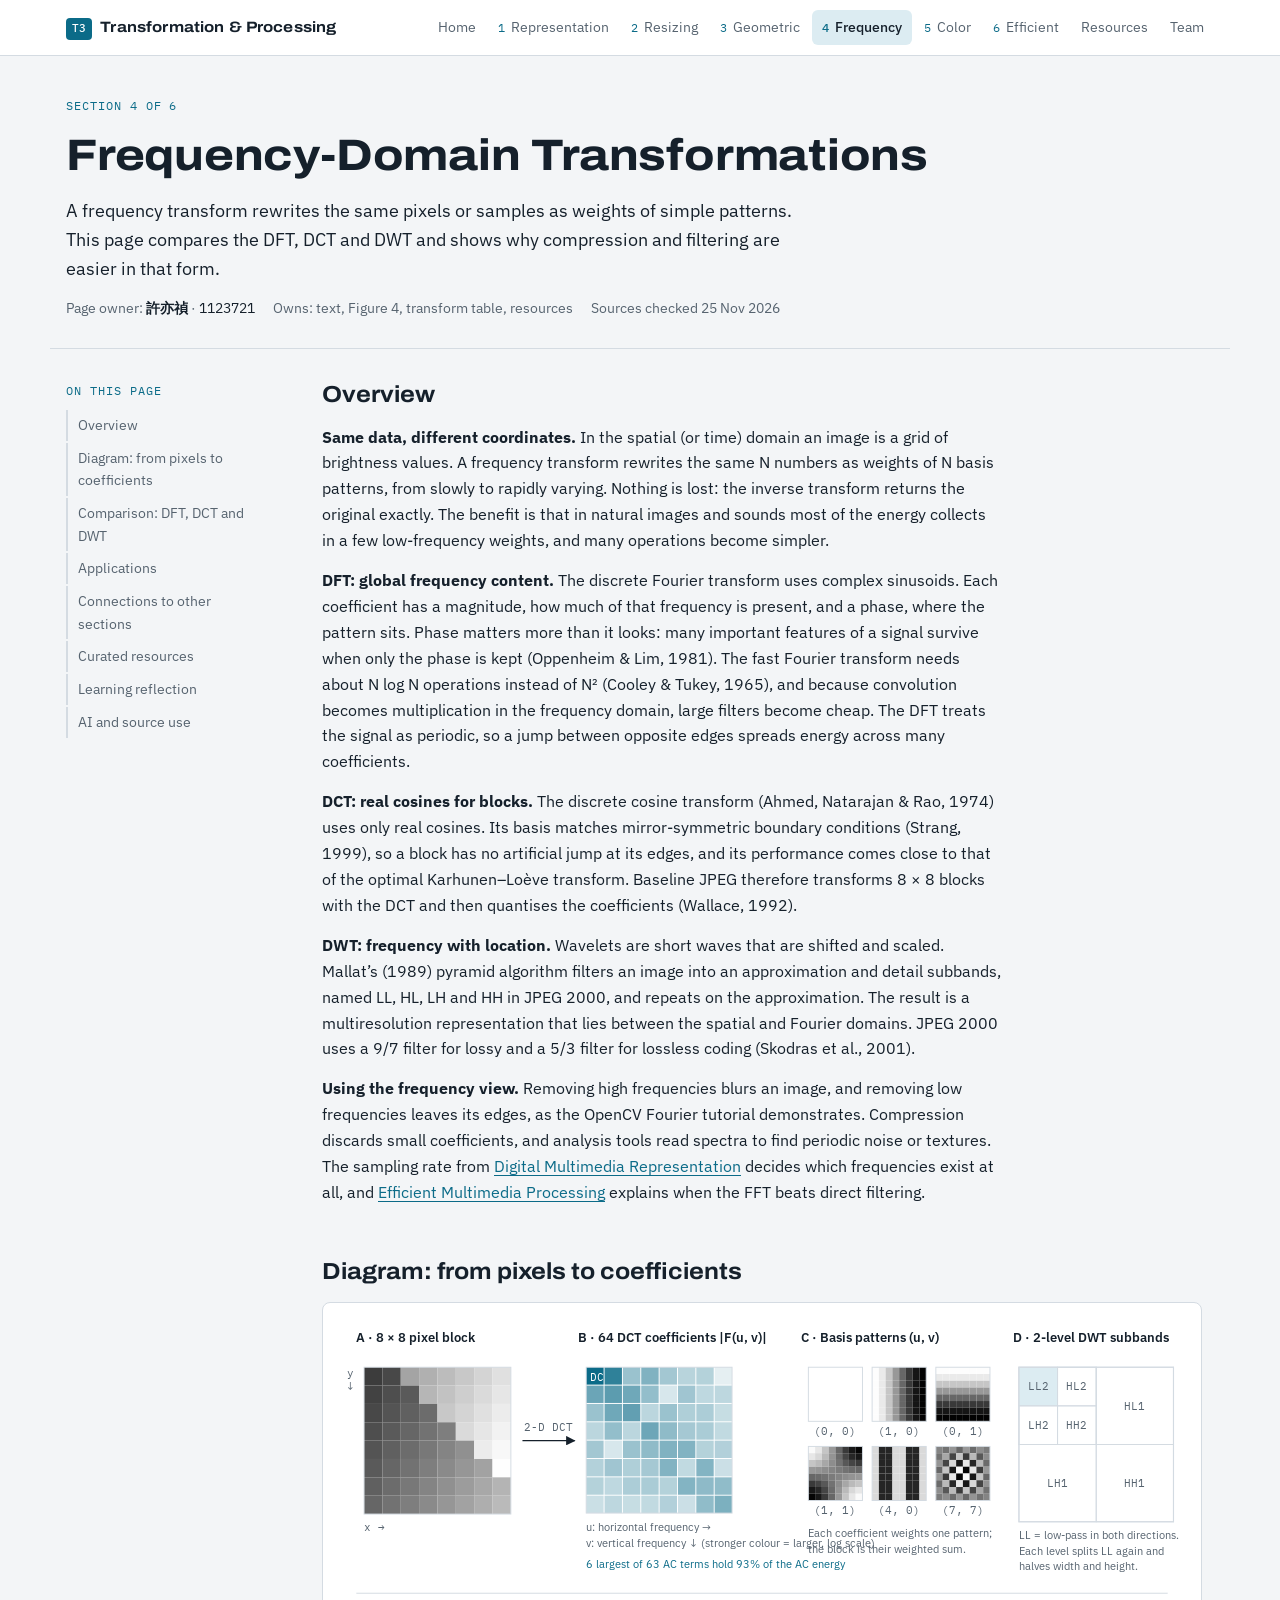
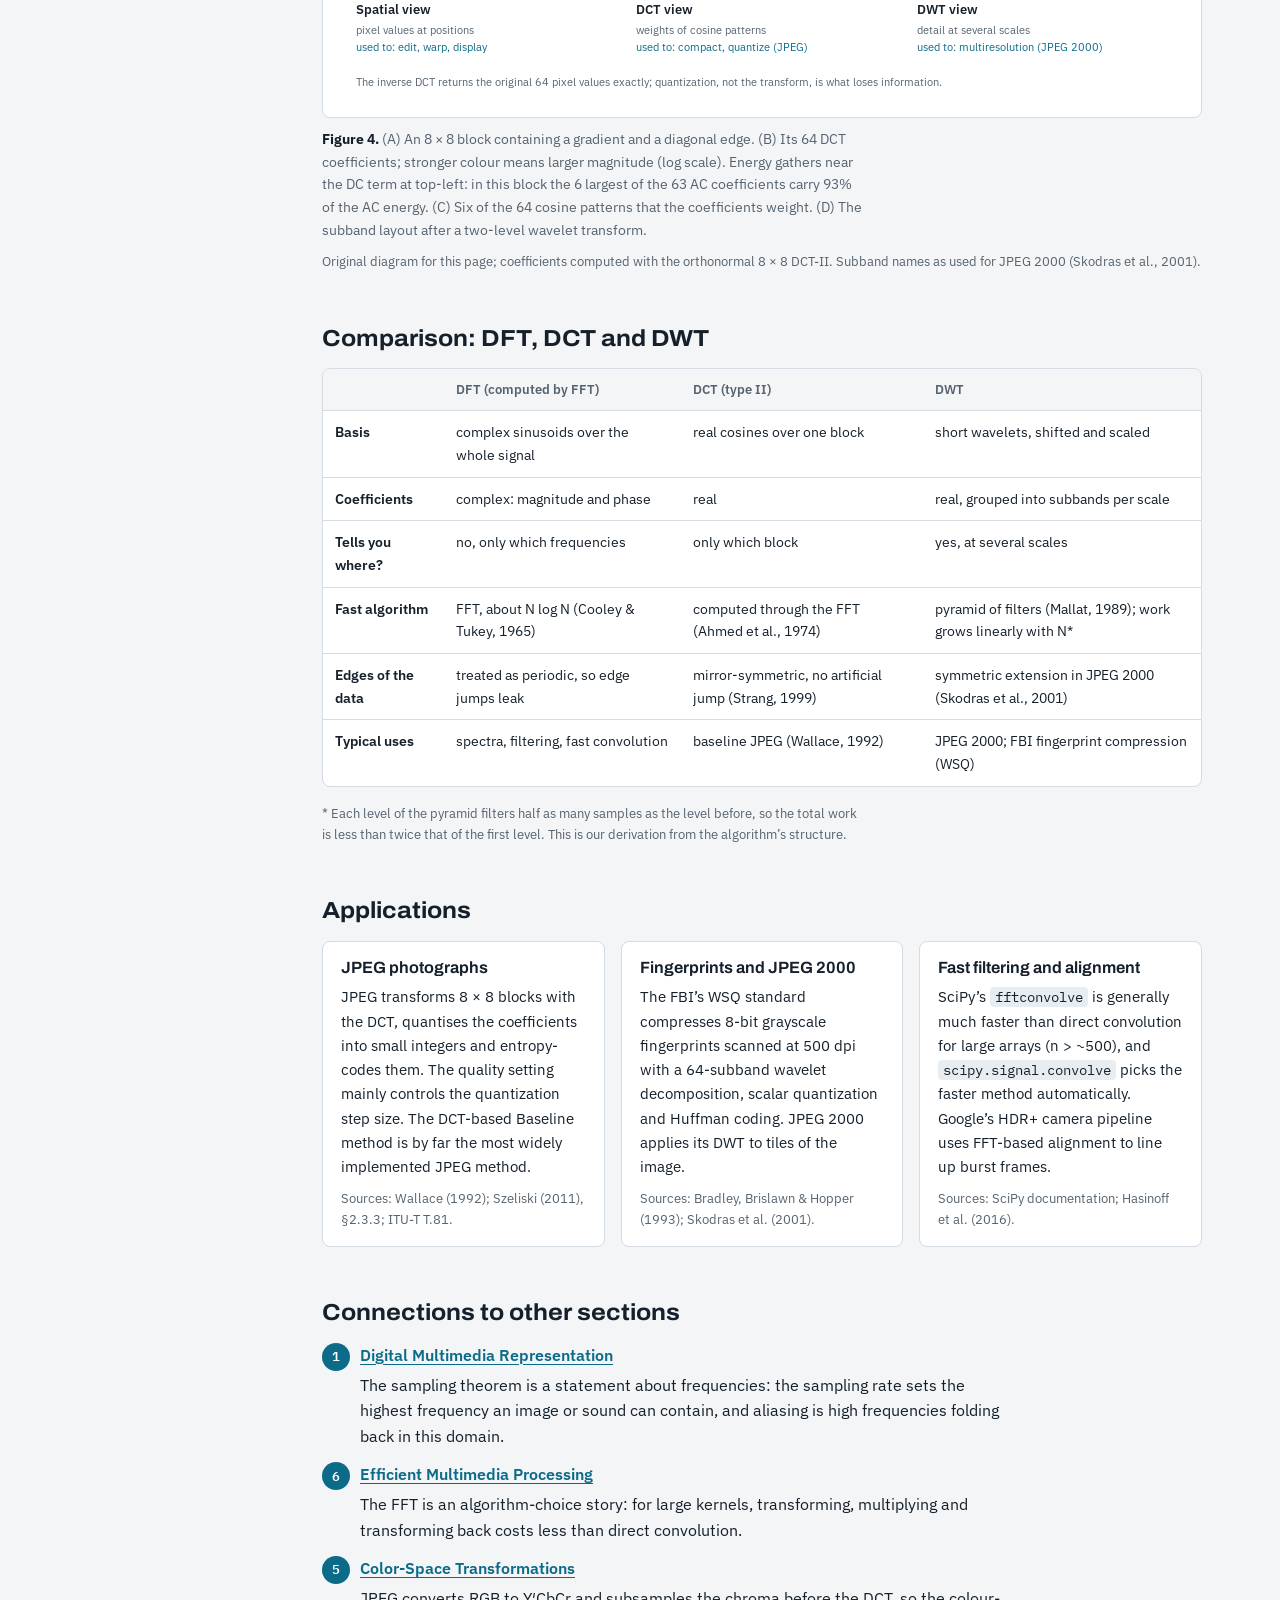
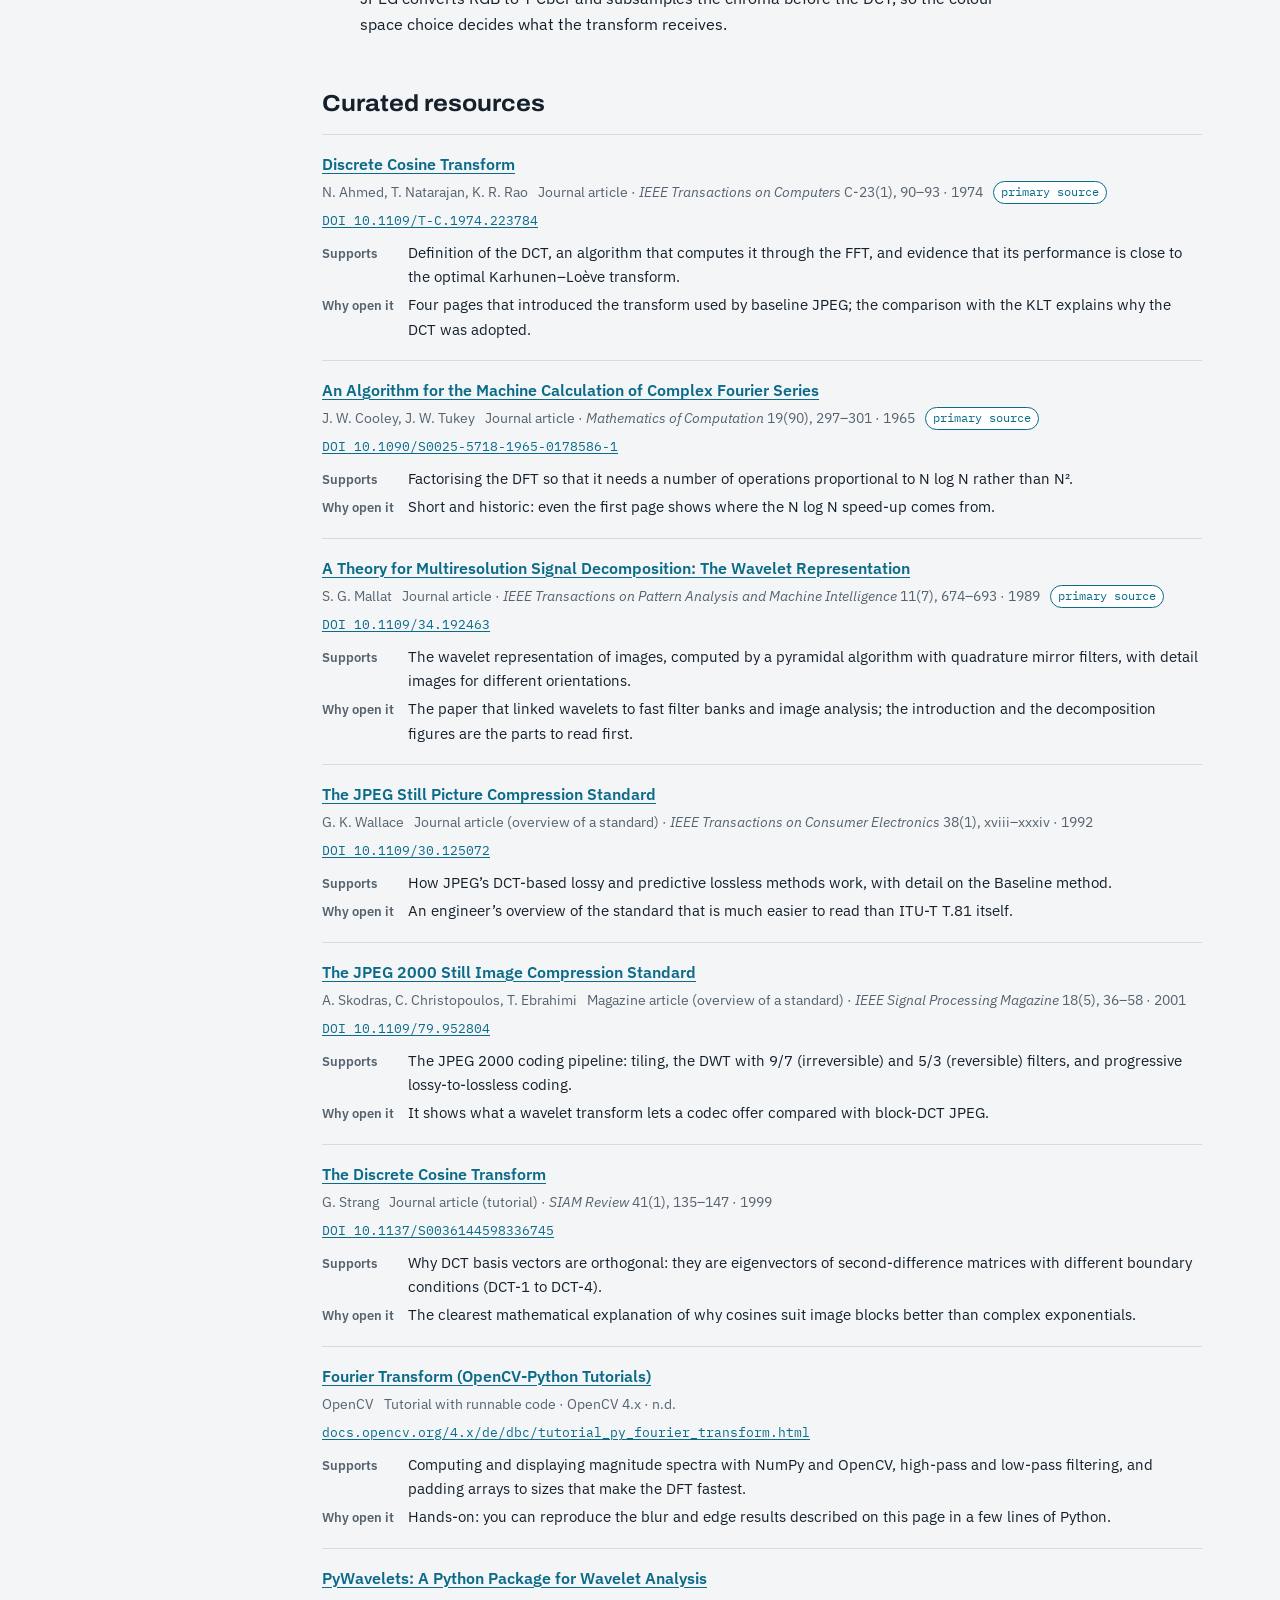
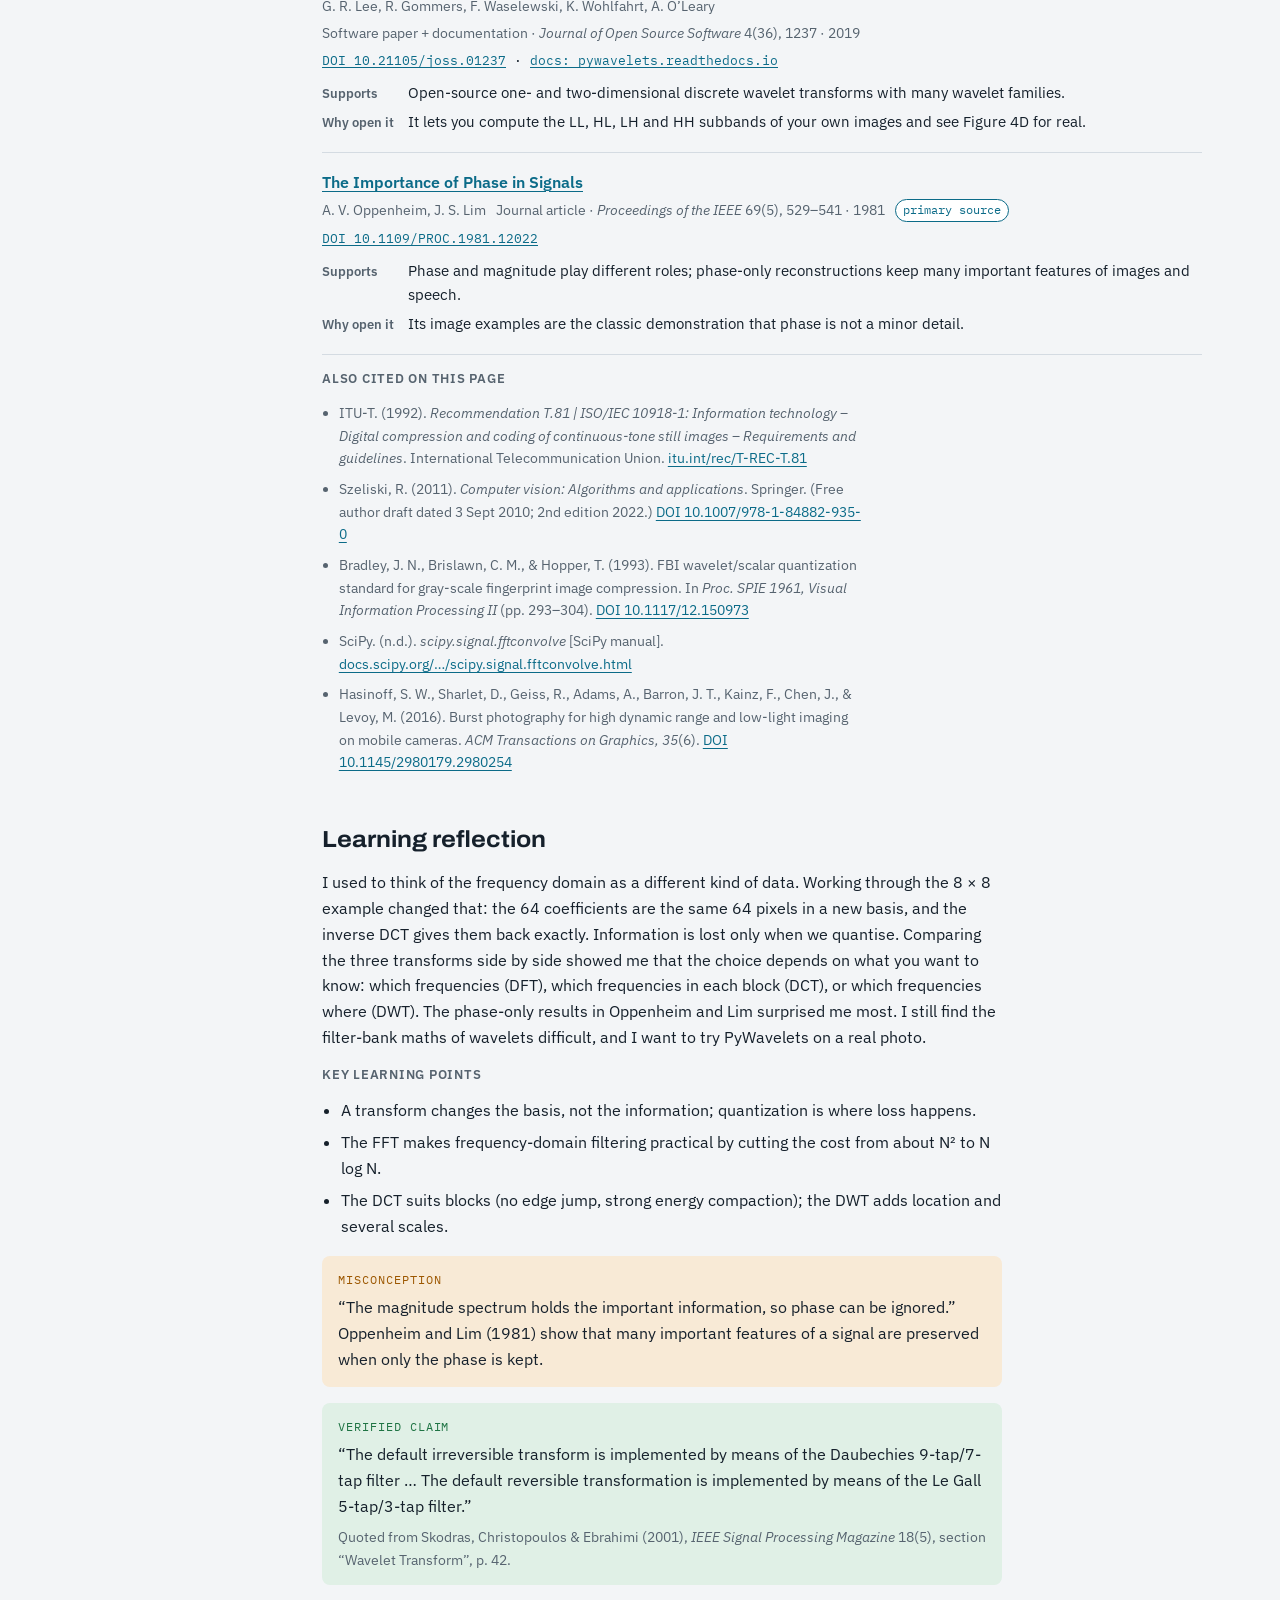
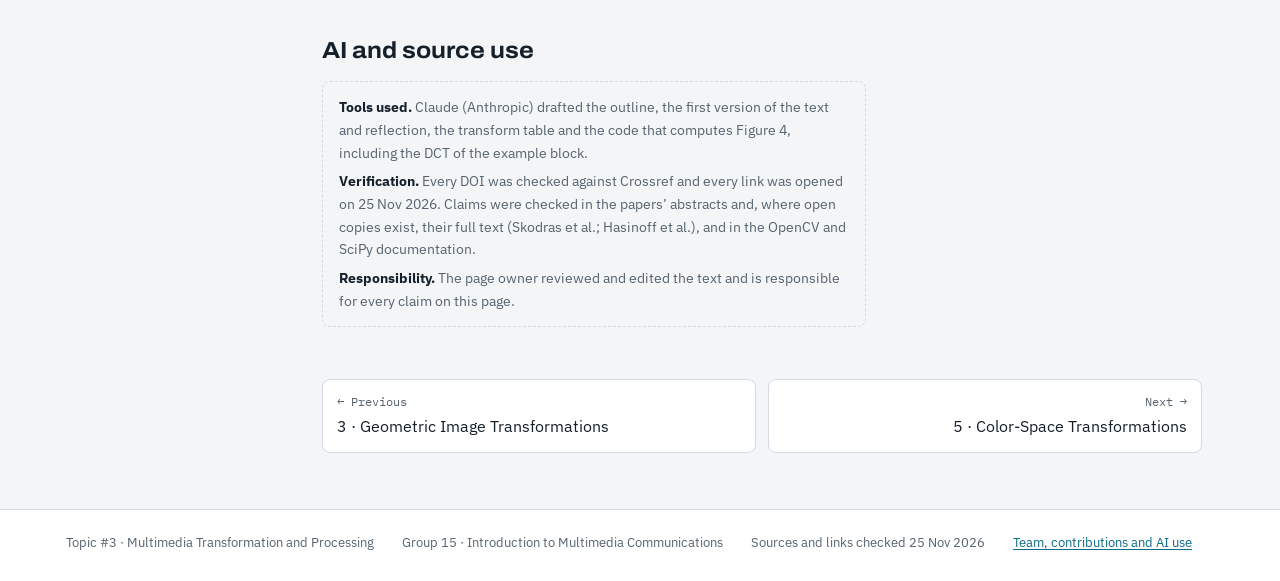
<file: s4-frequency.html>
<!doctype html>
<html lang="en">
<head>
<meta charset="utf-8">
<meta name="viewport" content="width=device-width, initial-scale=1, viewport-fit=cover">
<title>Frequency-Domain Transformations · Topic 3 Learning Hub</title>
<meta name="description" content="The DFT, DCT and DWT compared; spatial versus frequency representation; why JPEG, JPEG 2000 and fast filtering work in the frequency domain.">
<link rel="icon" href="data:image/svg+xml,%3Csvg xmlns='http://www.w3.org/2000/svg' viewBox='0 0 16 16'%3E%3Crect width='16' height='16' rx='3' fill='%230b6b88'/%3E%3Cg fill='%23fff'%3E%3Ccircle cx='4' cy='4' r='1.3'/%3E%3Ccircle cx='8' cy='4' r='1.3'/%3E%3Ccircle cx='12' cy='4' r='1.3'/%3E%3Ccircle cx='4' cy='8' r='1.3'/%3E%3Ccircle cx='8' cy='8' r='1.3'/%3E%3Ccircle cx='12' cy='8' r='1.3'/%3E%3Ccircle cx='4' cy='12' r='1.3'/%3E%3Ccircle cx='8' cy='12' r='1.3'/%3E%3Ccircle cx='12' cy='12' r='1.3'/%3E%3C/g%3E%3C/svg%3E">
<link rel="preconnect" href="https://fonts.googleapis.com">
<link rel="preconnect" href="https://fonts.gstatic.com" crossorigin>
<link rel="stylesheet" href="https://fonts.googleapis.com/css2?family=Archivo:wdth,wght@62..125,100..900&family=IBM+Plex+Mono:wght@400;500&family=IBM+Plex+Sans:ital,wght@0,400;0,500;0,600;1,400&display=swap">
<link rel="stylesheet" href="assets/style.css">
<script src="assets/site.js" defer></script>
</head>
<body>
<a class="skip" href="#main">Skip to content</a>
<header class="topbar"><div class="wrap"><a class="brand" href="index.html"><span class="tag">T3</span><span class="brand-name">Transformation &amp; Processing</span></a><nav class="nav" aria-label="Site"><a href="index.html" class="text-link"><span class="lbl">Home</span></a><a href="s1-representation.html" title="Section 1 · Digital Multimedia Representation"><span class="n">1</span><span class="lbl">Representation</span></a><a href="s2-resizing.html" title="Section 2 · Image Resizing and Interpolation"><span class="n">2</span><span class="lbl">Resizing</span></a><a href="s3-geometric.html" title="Section 3 · Geometric Image Transformations"><span class="n">3</span><span class="lbl">Geometric</span></a><a href="s4-frequency.html" title="Section 4 · Frequency-Domain Transformations" aria-current="page"><span class="n">4</span><span class="lbl">Frequency</span></a><a href="s5-color.html" title="Section 5 · Color-Space Transformations"><span class="n">5</span><span class="lbl">Color</span></a><a href="s6-efficient.html" title="Section 6 · Efficient Multimedia Processing"><span class="n">6</span><span class="lbl">Efficient</span></a><a href="resources.html" class="text-link"><span class="lbl">Resources</span></a><a href="team.html" class="text-link"><span class="lbl">Team</span></a></nav></div></header>
<main id="main"><div class="wrap page-head">
<p class="eyebrow">Section 4 of 6</p>
<h1>Frequency-Domain Transformations</h1>
<p class="lead">A frequency transform rewrites the same pixels or samples as weights of simple patterns. This page compares the DFT, DCT and DWT and shows why compression and filtering are easier in that form.</p>
<div class="owner"><span>Page owner: <b><span class="who" data-sid="1123721">許亦禎</span></b> · <span class="id">1123721</span></span><span>Owns: text, Figure 4, transform table, resources</span><span>Sources checked 25 Nov 2026</span></div>
</div><div class="wrap layout"><aside class="toc"><nav aria-label="On this page"><p class="eyebrow">On this page</p><a href="#s4-overview">Overview</a><a href="#s4-figure">Diagram: from pixels to coefficients</a><a href="#s4-compare">Comparison: DFT, DCT and DWT</a><a href="#s4-apps">Applications</a><a href="#s4-links">Connections to other sections</a><a href="#s4-resources">Curated resources</a><a href="#s4-reflection">Learning reflection</a><a href="#s4-ai">AI and source use</a></nav></aside><article class="doc">
<section class="block" id="s4-overview">
<h2>Overview</h2>
<div class="prose" data-wc="explain">
<p><b>Same data, different coordinates.</b> In the spatial (or time) domain an image is a grid of brightness values. A frequency transform rewrites the same N numbers as weights of N basis patterns, from slowly to rapidly varying. Nothing is lost: the inverse transform returns the original exactly. The benefit is that in natural images and sounds most of the energy collects in a few low-frequency weights, and many operations become simpler.</p>
<p><b>DFT: global frequency content.</b> The discrete Fourier transform uses complex sinusoids. Each coefficient has a magnitude, how much of that frequency is present, and a phase, where the pattern sits. Phase matters more than it looks: many important features of a signal survive when only the phase is kept (Oppenheim &amp; Lim, 1981). The fast Fourier transform needs about N log N operations instead of N² (Cooley &amp; Tukey, 1965), and because convolution becomes multiplication in the frequency domain, large filters become cheap. The DFT treats the signal as periodic, so a jump between opposite edges spreads energy across many coefficients.</p>
<p><b>DCT: real cosines for blocks.</b> The discrete cosine transform (Ahmed, Natarajan &amp; Rao, 1974) uses only real cosines. Its basis matches mirror-symmetric boundary conditions (Strang, 1999), so a block has no artificial jump at its edges, and its performance comes close to that of the optimal Karhunen–Loève transform. Baseline JPEG therefore transforms 8 × 8 blocks with the DCT and then quantises the coefficients (Wallace, 1992).</p>
<p><b>DWT: frequency with location.</b> Wavelets are short waves that are shifted and scaled. Mallat’s (1989) pyramid algorithm filters an image into an approximation and detail subbands, named LL, HL, LH and HH in JPEG 2000, and repeats on the approximation. The result is a multiresolution representation that lies between the spatial and Fourier domains. JPEG 2000 uses a 9/7 filter for lossy and a 5/3 filter for lossless coding (Skodras et al., 2001).</p>
<p><b>Using the frequency view.</b> Removing high frequencies blurs an image, and removing low frequencies leaves its edges, as the OpenCV Fourier tutorial demonstrates. Compression discards small coefficients, and analysis tools read spectra to find periodic noise or textures. The sampling rate from <a href="s1-representation.html">Digital Multimedia Representation</a> decides which frequencies exist at all, and <a href="s6-efficient.html">Efficient Multimedia Processing</a> explains when the FFT beats direct filtering.</p>
</div>
</section>

<section class="block" id="s4-figure">
<h2>Diagram: from pixels to coefficients</h2>
<figure class="fig">
<div class="fig-scroll"><svg class="dia" id="fig-s4" viewBox="0 0 880 400" role="img" aria-labelledby="fig-s4-title fig-s4-desc" xmlns="http://www.w3.org/2000/svg"><title id="fig-s4-title">From pixels to frequency coefficients</title><desc id="fig-s4-desc">An 8 by 8 block of pixels is transformed by the 2-D DCT into 64 coefficients whose energy gathers near the top-left (low frequencies). Example DCT basis patterns are shown, and a two-level wavelet decomposition splits an image into LL, HL, LH and HH subbands.</desc><defs><marker id="fig-s4-ah" viewBox="0 0 10 10" refX="9" refY="5" markerWidth="7" markerHeight="7" orient="auto-start-reverse"><path d="M0,0 L10,5 L0,10 z" class="f-ink"/></marker><marker id="fig-s4-ah-acc" viewBox="0 0 10 10" refX="9" refY="5" markerWidth="7" markerHeight="7" orient="auto-start-reverse"><path d="M0,0 L10,5 L0,10 z" class="f-acc"/></marker><marker id="fig-s4-ah-warm" viewBox="0 0 10 10" refX="9" refY="5" markerWidth="7" markerHeight="7" orient="auto-start-reverse"><path d="M0,0 L10,5 L0,10 z" class="f-warm"/></marker></defs><text x="20.0" y="26.0" class="t-b" text-anchor="start">A · 8 × 8 pixel block</text><rect x="28" y="52" width="19" height="19" fill="rgb(60,60,60)"/><rect x="47" y="52" width="19" height="19" fill="rgb(72,72,72)"/><rect x="66" y="52" width="19" height="19" fill="rgb(164,164,164)"/><rect x="85" y="52" width="19" height="19" fill="rgb(176,176,176)"/><rect x="104" y="52" width="19" height="19" fill="rgb(188,188,188)"/><rect x="123" y="52" width="19" height="19" fill="rgb(200,200,200)"/><rect x="142" y="52" width="19" height="19" fill="rgb(212,212,212)"/><rect x="161" y="52" width="19" height="19" fill="rgb(224,224,224)"/><rect x="28" y="71" width="19" height="19" fill="rgb(66,66,66)"/><rect x="47" y="71" width="19" height="19" fill="rgb(78,78,78)"/><rect x="66" y="71" width="19" height="19" fill="rgb(90,90,90)"/><rect x="85" y="71" width="19" height="19" fill="rgb(182,182,182)"/><rect x="104" y="71" width="19" height="19" fill="rgb(194,194,194)"/><rect x="123" y="71" width="19" height="19" fill="rgb(206,206,206)"/><rect x="142" y="71" width="19" height="19" fill="rgb(218,218,218)"/><rect x="161" y="71" width="19" height="19" fill="rgb(230,230,230)"/><rect x="28" y="90" width="19" height="19" fill="rgb(72,72,72)"/><rect x="47" y="90" width="19" height="19" fill="rgb(84,84,84)"/><rect x="66" y="90" width="19" height="19" fill="rgb(96,96,96)"/><rect x="85" y="90" width="19" height="19" fill="rgb(108,108,108)"/><rect x="104" y="90" width="19" height="19" fill="rgb(200,200,200)"/><rect x="123" y="90" width="19" height="19" fill="rgb(212,212,212)"/><rect x="142" y="90" width="19" height="19" fill="rgb(224,224,224)"/><rect x="161" y="90" width="19" height="19" fill="rgb(236,236,236)"/><rect x="28" y="109" width="19" height="19" fill="rgb(78,78,78)"/><rect x="47" y="109" width="19" height="19" fill="rgb(90,90,90)"/><rect x="66" y="109" width="19" height="19" fill="rgb(102,102,102)"/><rect x="85" y="109" width="19" height="19" fill="rgb(114,114,114)"/><rect x="104" y="109" width="19" height="19" fill="rgb(126,126,126)"/><rect x="123" y="109" width="19" height="19" fill="rgb(218,218,218)"/><rect x="142" y="109" width="19" height="19" fill="rgb(230,230,230)"/><rect x="161" y="109" width="19" height="19" fill="rgb(242,242,242)"/><rect x="28" y="128" width="19" height="19" fill="rgb(84,84,84)"/><rect x="47" y="128" width="19" height="19" fill="rgb(96,96,96)"/><rect x="66" y="128" width="19" height="19" fill="rgb(108,108,108)"/><rect x="85" y="128" width="19" height="19" fill="rgb(120,120,120)"/><rect x="104" y="128" width="19" height="19" fill="rgb(132,132,132)"/><rect x="123" y="128" width="19" height="19" fill="rgb(144,144,144)"/><rect x="142" y="128" width="19" height="19" fill="rgb(236,236,236)"/><rect x="161" y="128" width="19" height="19" fill="rgb(248,248,248)"/><rect x="28" y="147" width="19" height="19" fill="rgb(90,90,90)"/><rect x="47" y="147" width="19" height="19" fill="rgb(102,102,102)"/><rect x="66" y="147" width="19" height="19" fill="rgb(114,114,114)"/><rect x="85" y="147" width="19" height="19" fill="rgb(126,126,126)"/><rect x="104" y="147" width="19" height="19" fill="rgb(138,138,138)"/><rect x="123" y="147" width="19" height="19" fill="rgb(150,150,150)"/><rect x="142" y="147" width="19" height="19" fill="rgb(162,162,162)"/><rect x="161" y="147" width="19" height="19" fill="rgb(254,254,254)"/><rect x="28" y="166" width="19" height="19" fill="rgb(96,96,96)"/><rect x="47" y="166" width="19" height="19" fill="rgb(108,108,108)"/><rect x="66" y="166" width="19" height="19" fill="rgb(120,120,120)"/><rect x="85" y="166" width="19" height="19" fill="rgb(132,132,132)"/><rect x="104" y="166" width="19" height="19" fill="rgb(144,144,144)"/><rect x="123" y="166" width="19" height="19" fill="rgb(156,156,156)"/><rect x="142" y="166" width="19" height="19" fill="rgb(168,168,168)"/><rect x="161" y="166" width="19" height="19" fill="rgb(180,180,180)"/><rect x="28" y="185" width="19" height="19" fill="rgb(102,102,102)"/><rect x="47" y="185" width="19" height="19" fill="rgb(114,114,114)"/><rect x="66" y="185" width="19" height="19" fill="rgb(126,126,126)"/><rect x="85" y="185" width="19" height="19" fill="rgb(138,138,138)"/><rect x="104" y="185" width="19" height="19" fill="rgb(150,150,150)"/><rect x="123" y="185" width="19" height="19" fill="rgb(162,162,162)"/><rect x="142" y="185" width="19" height="19" fill="rgb(174,174,174)"/><rect x="161" y="185" width="19" height="19" fill="rgb(186,186,186)"/><rect x="28.0" y="52.0" width="152.0" height="152.0" rx="0" class="frame"/><text x="28.0" y="222.0" class="t-s t-m" text-anchor="start">x →</text><text x="18.0" y="62.0" class="t-s t-m" text-anchor="end">y</text><text x="18.0" y="76.0" class="t-s t-m" text-anchor="end">↓</text><line x1="192.0" y1="128.0" x2="246.0" y2="128.0" class="ln" marker-end="url(#fig-s4-ah)"/><text x="219.0" y="118.0" class="t-s t-m" text-anchor="middle">2-D DCT</text><text x="250.0" y="26.0" class="t-b" text-anchor="start">B · 64 DCT coefficients |F(u, v)|</text><rect x="258" y="52" width="18" height="18" class="f-acc" fill-opacity="1.000"/><rect x="277" y="52" width="18" height="18" class="f-acc" fill-opacity="0.851"/><rect x="296" y="52" width="18" height="18" class="f-acc" fill-opacity="0.411"/><rect x="315" y="52" width="18" height="18" class="f-acc" fill-opacity="0.516"/><rect x="334" y="52" width="18" height="18" class="f-acc" fill-opacity="0.378"/><rect x="353" y="52" width="18" height="18" class="f-acc" fill-opacity="0.290"/><rect x="372" y="52" width="18" height="18" class="f-acc" fill-opacity="0.307"/><rect x="391" y="52" width="18" height="18" class="f-acc" fill-opacity="0.104"/><rect x="258" y="71" width="18" height="18" class="f-acc" fill-opacity="0.603"/><rect x="277" y="71" width="18" height="18" class="f-acc" fill-opacity="0.665"/><rect x="296" y="71" width="18" height="18" class="f-acc" fill-opacity="0.589"/><rect x="315" y="71" width="18" height="18" class="f-acc" fill-opacity="0.438"/><rect x="334" y="71" width="18" height="18" class="f-acc" fill-opacity="0.161"/><rect x="353" y="71" width="18" height="18" class="f-acc" fill-opacity="0.389"/><rect x="372" y="71" width="18" height="18" class="f-acc" fill-opacity="0.263"/><rect x="391" y="71" width="18" height="18" class="f-acc" fill-opacity="0.269"/><rect x="258" y="90" width="18" height="18" class="f-acc" fill-opacity="0.411"/><rect x="277" y="90" width="18" height="18" class="f-acc" fill-opacity="0.589"/><rect x="296" y="90" width="18" height="18" class="f-acc" fill-opacity="0.642"/><rect x="315" y="90" width="18" height="18" class="f-acc" fill-opacity="0.280"/><rect x="334" y="90" width="18" height="18" class="f-acc" fill-opacity="0.411"/><rect x="353" y="90" width="18" height="18" class="f-acc" fill-opacity="0.325"/><rect x="372" y="90" width="18" height="18" class="f-acc" fill-opacity="0.337"/><rect x="391" y="90" width="18" height="18" class="f-acc" fill-opacity="0.233"/><rect x="258" y="109" width="18" height="18" class="f-acc" fill-opacity="0.277"/><rect x="277" y="109" width="18" height="18" class="f-acc" fill-opacity="0.438"/><rect x="296" y="109" width="18" height="18" class="f-acc" fill-opacity="0.280"/><rect x="315" y="109" width="18" height="18" class="f-acc" fill-opacity="0.598"/><rect x="334" y="109" width="18" height="18" class="f-acc" fill-opacity="0.457"/><rect x="353" y="109" width="18" height="18" class="f-acc" fill-opacity="0.369"/><rect x="372" y="109" width="18" height="18" class="f-acc" fill-opacity="0.347"/><rect x="391" y="109" width="18" height="18" class="f-acc" fill-opacity="0.252"/><rect x="258" y="128" width="18" height="18" class="f-acc" fill-opacity="0.378"/><rect x="277" y="128" width="18" height="18" class="f-acc" fill-opacity="0.161"/><rect x="296" y="128" width="18" height="18" class="f-acc" fill-opacity="0.411"/><rect x="315" y="128" width="18" height="18" class="f-acc" fill-opacity="0.457"/><rect x="334" y="128" width="18" height="18" class="f-acc" fill-opacity="0.516"/><rect x="353" y="128" width="18" height="18" class="f-acc" fill-opacity="0.508"/><rect x="372" y="128" width="18" height="18" class="f-acc" fill-opacity="0.307"/><rect x="391" y="128" width="18" height="18" class="f-acc" fill-opacity="0.313"/><rect x="258" y="147" width="18" height="18" class="f-acc" fill-opacity="0.310"/><rect x="277" y="147" width="18" height="18" class="f-acc" fill-opacity="0.389"/><rect x="296" y="147" width="18" height="18" class="f-acc" fill-opacity="0.325"/><rect x="315" y="147" width="18" height="18" class="f-acc" fill-opacity="0.369"/><rect x="334" y="147" width="18" height="18" class="f-acc" fill-opacity="0.508"/><rect x="353" y="147" width="18" height="18" class="f-acc" fill-opacity="0.251"/><rect x="372" y="147" width="18" height="18" class="f-acc" fill-opacity="0.504"/><rect x="391" y="147" width="18" height="18" class="f-acc" fill-opacity="0.213"/><rect x="258" y="166" width="18" height="18" class="f-acc" fill-opacity="0.307"/><rect x="277" y="166" width="18" height="18" class="f-acc" fill-opacity="0.263"/><rect x="296" y="166" width="18" height="18" class="f-acc" fill-opacity="0.337"/><rect x="315" y="166" width="18" height="18" class="f-acc" fill-opacity="0.347"/><rect x="334" y="166" width="18" height="18" class="f-acc" fill-opacity="0.307"/><rect x="353" y="166" width="18" height="18" class="f-acc" fill-opacity="0.504"/><rect x="372" y="166" width="18" height="18" class="f-acc" fill-opacity="0.461"/><rect x="391" y="166" width="18" height="18" class="f-acc" fill-opacity="0.451"/><rect x="258" y="185" width="18" height="18" class="f-acc" fill-opacity="0.214"/><rect x="277" y="185" width="18" height="18" class="f-acc" fill-opacity="0.269"/><rect x="296" y="185" width="18" height="18" class="f-acc" fill-opacity="0.233"/><rect x="315" y="185" width="18" height="18" class="f-acc" fill-opacity="0.252"/><rect x="334" y="185" width="18" height="18" class="f-acc" fill-opacity="0.313"/><rect x="353" y="185" width="18" height="18" class="f-acc" fill-opacity="0.213"/><rect x="372" y="185" width="18" height="18" class="f-acc" fill-opacity="0.451"/><rect x="391" y="185" width="18" height="18" class="f-acc" fill-opacity="0.534"/><rect x="258.0" y="52.0" width="151.0" height="151.0" rx="0" class="frame"/><text x="262.0" y="66.0" class="t-s t-m t-inv" text-anchor="start">DC</text><text x="258.0" y="222.0" class="t-s" text-anchor="start">u: horizontal frequency →</text><text x="258.0" y="238.0" class="t-s" text-anchor="start">v: vertical frequency ↓  (stronger colour = larger, log scale)</text><text x="258.0" y="260.0" class="t-s t-acc" text-anchor="start">6 largest of 63 AC terms hold 93% of the AC energy</text><text x="480.0" y="26.0" class="t-b" text-anchor="start">C · Basis patterns (u, v)</text><rect x="488" y="52" width="7" height="7" fill="rgb(255,255,255)"/><rect x="495" y="52" width="7" height="7" fill="rgb(255,255,255)"/><rect x="502" y="52" width="7" height="7" fill="rgb(255,255,255)"/><rect x="509" y="52" width="7" height="7" fill="rgb(255,255,255)"/><rect x="516" y="52" width="7" height="7" fill="rgb(255,255,255)"/><rect x="523" y="52" width="7" height="7" fill="rgb(255,255,255)"/><rect x="530" y="52" width="7" height="7" fill="rgb(255,255,255)"/><rect x="537" y="52" width="7" height="7" fill="rgb(255,255,255)"/><rect x="488" y="59" width="7" height="7" fill="rgb(255,255,255)"/><rect x="495" y="59" width="7" height="7" fill="rgb(255,255,255)"/><rect x="502" y="59" width="7" height="7" fill="rgb(255,255,255)"/><rect x="509" y="59" width="7" height="7" fill="rgb(255,255,255)"/><rect x="516" y="59" width="7" height="7" fill="rgb(255,255,255)"/><rect x="523" y="59" width="7" height="7" fill="rgb(255,255,255)"/><rect x="530" y="59" width="7" height="7" fill="rgb(255,255,255)"/><rect x="537" y="59" width="7" height="7" fill="rgb(255,255,255)"/><rect x="488" y="66" width="7" height="7" fill="rgb(255,255,255)"/><rect x="495" y="66" width="7" height="7" fill="rgb(255,255,255)"/><rect x="502" y="66" width="7" height="7" fill="rgb(255,255,255)"/><rect x="509" y="66" width="7" height="7" fill="rgb(255,255,255)"/><rect x="516" y="66" width="7" height="7" fill="rgb(255,255,255)"/><rect x="523" y="66" width="7" height="7" fill="rgb(255,255,255)"/><rect x="530" y="66" width="7" height="7" fill="rgb(255,255,255)"/><rect x="537" y="66" width="7" height="7" fill="rgb(255,255,255)"/><rect x="488" y="73" width="7" height="7" fill="rgb(255,255,255)"/><rect x="495" y="73" width="7" height="7" fill="rgb(255,255,255)"/><rect x="502" y="73" width="7" height="7" fill="rgb(255,255,255)"/><rect x="509" y="73" width="7" height="7" fill="rgb(255,255,255)"/><rect x="516" y="73" width="7" height="7" fill="rgb(255,255,255)"/><rect x="523" y="73" width="7" height="7" fill="rgb(255,255,255)"/><rect x="530" y="73" width="7" height="7" fill="rgb(255,255,255)"/><rect x="537" y="73" width="7" height="7" fill="rgb(255,255,255)"/><rect x="488" y="80" width="7" height="7" fill="rgb(255,255,255)"/><rect x="495" y="80" width="7" height="7" fill="rgb(255,255,255)"/><rect x="502" y="80" width="7" height="7" fill="rgb(255,255,255)"/><rect x="509" y="80" width="7" height="7" fill="rgb(255,255,255)"/><rect x="516" y="80" width="7" height="7" fill="rgb(255,255,255)"/><rect x="523" y="80" width="7" height="7" fill="rgb(255,255,255)"/><rect x="530" y="80" width="7" height="7" fill="rgb(255,255,255)"/><rect x="537" y="80" width="7" height="7" fill="rgb(255,255,255)"/><rect x="488" y="87" width="7" height="7" fill="rgb(255,255,255)"/><rect x="495" y="87" width="7" height="7" fill="rgb(255,255,255)"/><rect x="502" y="87" width="7" height="7" fill="rgb(255,255,255)"/><rect x="509" y="87" width="7" height="7" fill="rgb(255,255,255)"/><rect x="516" y="87" width="7" height="7" fill="rgb(255,255,255)"/><rect x="523" y="87" width="7" height="7" fill="rgb(255,255,255)"/><rect x="530" y="87" width="7" height="7" fill="rgb(255,255,255)"/><rect x="537" y="87" width="7" height="7" fill="rgb(255,255,255)"/><rect x="488" y="94" width="7" height="7" fill="rgb(255,255,255)"/><rect x="495" y="94" width="7" height="7" fill="rgb(255,255,255)"/><rect x="502" y="94" width="7" height="7" fill="rgb(255,255,255)"/><rect x="509" y="94" width="7" height="7" fill="rgb(255,255,255)"/><rect x="516" y="94" width="7" height="7" fill="rgb(255,255,255)"/><rect x="523" y="94" width="7" height="7" fill="rgb(255,255,255)"/><rect x="530" y="94" width="7" height="7" fill="rgb(255,255,255)"/><rect x="537" y="94" width="7" height="7" fill="rgb(255,255,255)"/><rect x="488" y="101" width="7" height="7" fill="rgb(255,255,255)"/><rect x="495" y="101" width="7" height="7" fill="rgb(255,255,255)"/><rect x="502" y="101" width="7" height="7" fill="rgb(255,255,255)"/><rect x="509" y="101" width="7" height="7" fill="rgb(255,255,255)"/><rect x="516" y="101" width="7" height="7" fill="rgb(255,255,255)"/><rect x="523" y="101" width="7" height="7" fill="rgb(255,255,255)"/><rect x="530" y="101" width="7" height="7" fill="rgb(255,255,255)"/><rect x="537" y="101" width="7" height="7" fill="rgb(255,255,255)"/><rect x="488.0" y="52.0" width="56.0" height="56.0" rx="0" class="frame"/><text x="516.0" y="122.0" class="t-s t-m" text-anchor="middle">(0, 0)</text><rect x="554" y="52" width="7" height="7" fill="rgb(253,253,253)"/><rect x="561" y="52" width="7" height="7" fill="rgb(234,234,234)"/><rect x="568" y="52" width="7" height="7" fill="rgb(198,198,198)"/><rect x="575" y="52" width="7" height="7" fill="rgb(152,152,152)"/><rect x="582" y="52" width="7" height="7" fill="rgb(103,103,103)"/><rect x="589" y="52" width="7" height="7" fill="rgb(57,57,57)"/><rect x="596" y="52" width="7" height="7" fill="rgb(21,21,21)"/><rect x="603" y="52" width="7" height="7" fill="rgb(2,2,2)"/><rect x="554" y="59" width="7" height="7" fill="rgb(253,253,253)"/><rect x="561" y="59" width="7" height="7" fill="rgb(234,234,234)"/><rect x="568" y="59" width="7" height="7" fill="rgb(198,198,198)"/><rect x="575" y="59" width="7" height="7" fill="rgb(152,152,152)"/><rect x="582" y="59" width="7" height="7" fill="rgb(103,103,103)"/><rect x="589" y="59" width="7" height="7" fill="rgb(57,57,57)"/><rect x="596" y="59" width="7" height="7" fill="rgb(21,21,21)"/><rect x="603" y="59" width="7" height="7" fill="rgb(2,2,2)"/><rect x="554" y="66" width="7" height="7" fill="rgb(253,253,253)"/><rect x="561" y="66" width="7" height="7" fill="rgb(234,234,234)"/><rect x="568" y="66" width="7" height="7" fill="rgb(198,198,198)"/><rect x="575" y="66" width="7" height="7" fill="rgb(152,152,152)"/><rect x="582" y="66" width="7" height="7" fill="rgb(103,103,103)"/><rect x="589" y="66" width="7" height="7" fill="rgb(57,57,57)"/><rect x="596" y="66" width="7" height="7" fill="rgb(21,21,21)"/><rect x="603" y="66" width="7" height="7" fill="rgb(2,2,2)"/><rect x="554" y="73" width="7" height="7" fill="rgb(253,253,253)"/><rect x="561" y="73" width="7" height="7" fill="rgb(234,234,234)"/><rect x="568" y="73" width="7" height="7" fill="rgb(198,198,198)"/><rect x="575" y="73" width="7" height="7" fill="rgb(152,152,152)"/><rect x="582" y="73" width="7" height="7" fill="rgb(103,103,103)"/><rect x="589" y="73" width="7" height="7" fill="rgb(57,57,57)"/><rect x="596" y="73" width="7" height="7" fill="rgb(21,21,21)"/><rect x="603" y="73" width="7" height="7" fill="rgb(2,2,2)"/><rect x="554" y="80" width="7" height="7" fill="rgb(253,253,253)"/><rect x="561" y="80" width="7" height="7" fill="rgb(234,234,234)"/><rect x="568" y="80" width="7" height="7" fill="rgb(198,198,198)"/><rect x="575" y="80" width="7" height="7" fill="rgb(152,152,152)"/><rect x="582" y="80" width="7" height="7" fill="rgb(103,103,103)"/><rect x="589" y="80" width="7" height="7" fill="rgb(57,57,57)"/><rect x="596" y="80" width="7" height="7" fill="rgb(21,21,21)"/><rect x="603" y="80" width="7" height="7" fill="rgb(2,2,2)"/><rect x="554" y="87" width="7" height="7" fill="rgb(253,253,253)"/><rect x="561" y="87" width="7" height="7" fill="rgb(234,234,234)"/><rect x="568" y="87" width="7" height="7" fill="rgb(198,198,198)"/><rect x="575" y="87" width="7" height="7" fill="rgb(152,152,152)"/><rect x="582" y="87" width="7" height="7" fill="rgb(103,103,103)"/><rect x="589" y="87" width="7" height="7" fill="rgb(57,57,57)"/><rect x="596" y="87" width="7" height="7" fill="rgb(21,21,21)"/><rect x="603" y="87" width="7" height="7" fill="rgb(2,2,2)"/><rect x="554" y="94" width="7" height="7" fill="rgb(253,253,253)"/><rect x="561" y="94" width="7" height="7" fill="rgb(234,234,234)"/><rect x="568" y="94" width="7" height="7" fill="rgb(198,198,198)"/><rect x="575" y="94" width="7" height="7" fill="rgb(152,152,152)"/><rect x="582" y="94" width="7" height="7" fill="rgb(103,103,103)"/><rect x="589" y="94" width="7" height="7" fill="rgb(57,57,57)"/><rect x="596" y="94" width="7" height="7" fill="rgb(21,21,21)"/><rect x="603" y="94" width="7" height="7" fill="rgb(2,2,2)"/><rect x="554" y="101" width="7" height="7" fill="rgb(253,253,253)"/><rect x="561" y="101" width="7" height="7" fill="rgb(234,234,234)"/><rect x="568" y="101" width="7" height="7" fill="rgb(198,198,198)"/><rect x="575" y="101" width="7" height="7" fill="rgb(152,152,152)"/><rect x="582" y="101" width="7" height="7" fill="rgb(103,103,103)"/><rect x="589" y="101" width="7" height="7" fill="rgb(57,57,57)"/><rect x="596" y="101" width="7" height="7" fill="rgb(21,21,21)"/><rect x="603" y="101" width="7" height="7" fill="rgb(2,2,2)"/><rect x="554.0" y="52.0" width="56.0" height="56.0" rx="0" class="frame"/><text x="582.0" y="122.0" class="t-s t-m" text-anchor="middle">(1, 0)</text><rect x="620" y="52" width="7" height="7" fill="rgb(253,253,253)"/><rect x="627" y="52" width="7" height="7" fill="rgb(253,253,253)"/><rect x="634" y="52" width="7" height="7" fill="rgb(253,253,253)"/><rect x="641" y="52" width="7" height="7" fill="rgb(253,253,253)"/><rect x="648" y="52" width="7" height="7" fill="rgb(253,253,253)"/><rect x="655" y="52" width="7" height="7" fill="rgb(253,253,253)"/><rect x="662" y="52" width="7" height="7" fill="rgb(253,253,253)"/><rect x="669" y="52" width="7" height="7" fill="rgb(253,253,253)"/><rect x="620" y="59" width="7" height="7" fill="rgb(234,234,234)"/><rect x="627" y="59" width="7" height="7" fill="rgb(234,234,234)"/><rect x="634" y="59" width="7" height="7" fill="rgb(234,234,234)"/><rect x="641" y="59" width="7" height="7" fill="rgb(234,234,234)"/><rect x="648" y="59" width="7" height="7" fill="rgb(234,234,234)"/><rect x="655" y="59" width="7" height="7" fill="rgb(234,234,234)"/><rect x="662" y="59" width="7" height="7" fill="rgb(234,234,234)"/><rect x="669" y="59" width="7" height="7" fill="rgb(234,234,234)"/><rect x="620" y="66" width="7" height="7" fill="rgb(198,198,198)"/><rect x="627" y="66" width="7" height="7" fill="rgb(198,198,198)"/><rect x="634" y="66" width="7" height="7" fill="rgb(198,198,198)"/><rect x="641" y="66" width="7" height="7" fill="rgb(198,198,198)"/><rect x="648" y="66" width="7" height="7" fill="rgb(198,198,198)"/><rect x="655" y="66" width="7" height="7" fill="rgb(198,198,198)"/><rect x="662" y="66" width="7" height="7" fill="rgb(198,198,198)"/><rect x="669" y="66" width="7" height="7" fill="rgb(198,198,198)"/><rect x="620" y="73" width="7" height="7" fill="rgb(152,152,152)"/><rect x="627" y="73" width="7" height="7" fill="rgb(152,152,152)"/><rect x="634" y="73" width="7" height="7" fill="rgb(152,152,152)"/><rect x="641" y="73" width="7" height="7" fill="rgb(152,152,152)"/><rect x="648" y="73" width="7" height="7" fill="rgb(152,152,152)"/><rect x="655" y="73" width="7" height="7" fill="rgb(152,152,152)"/><rect x="662" y="73" width="7" height="7" fill="rgb(152,152,152)"/><rect x="669" y="73" width="7" height="7" fill="rgb(152,152,152)"/><rect x="620" y="80" width="7" height="7" fill="rgb(103,103,103)"/><rect x="627" y="80" width="7" height="7" fill="rgb(103,103,103)"/><rect x="634" y="80" width="7" height="7" fill="rgb(103,103,103)"/><rect x="641" y="80" width="7" height="7" fill="rgb(103,103,103)"/><rect x="648" y="80" width="7" height="7" fill="rgb(103,103,103)"/><rect x="655" y="80" width="7" height="7" fill="rgb(103,103,103)"/><rect x="662" y="80" width="7" height="7" fill="rgb(103,103,103)"/><rect x="669" y="80" width="7" height="7" fill="rgb(103,103,103)"/><rect x="620" y="87" width="7" height="7" fill="rgb(57,57,57)"/><rect x="627" y="87" width="7" height="7" fill="rgb(57,57,57)"/><rect x="634" y="87" width="7" height="7" fill="rgb(57,57,57)"/><rect x="641" y="87" width="7" height="7" fill="rgb(57,57,57)"/><rect x="648" y="87" width="7" height="7" fill="rgb(57,57,57)"/><rect x="655" y="87" width="7" height="7" fill="rgb(57,57,57)"/><rect x="662" y="87" width="7" height="7" fill="rgb(57,57,57)"/><rect x="669" y="87" width="7" height="7" fill="rgb(57,57,57)"/><rect x="620" y="94" width="7" height="7" fill="rgb(21,21,21)"/><rect x="627" y="94" width="7" height="7" fill="rgb(21,21,21)"/><rect x="634" y="94" width="7" height="7" fill="rgb(21,21,21)"/><rect x="641" y="94" width="7" height="7" fill="rgb(21,21,21)"/><rect x="648" y="94" width="7" height="7" fill="rgb(21,21,21)"/><rect x="655" y="94" width="7" height="7" fill="rgb(21,21,21)"/><rect x="662" y="94" width="7" height="7" fill="rgb(21,21,21)"/><rect x="669" y="94" width="7" height="7" fill="rgb(21,21,21)"/><rect x="620" y="101" width="7" height="7" fill="rgb(2,2,2)"/><rect x="627" y="101" width="7" height="7" fill="rgb(2,2,2)"/><rect x="634" y="101" width="7" height="7" fill="rgb(2,2,2)"/><rect x="641" y="101" width="7" height="7" fill="rgb(2,2,2)"/><rect x="648" y="101" width="7" height="7" fill="rgb(2,2,2)"/><rect x="655" y="101" width="7" height="7" fill="rgb(2,2,2)"/><rect x="662" y="101" width="7" height="7" fill="rgb(2,2,2)"/><rect x="669" y="101" width="7" height="7" fill="rgb(2,2,2)"/><rect x="620.0" y="52.0" width="56.0" height="56.0" rx="0" class="frame"/><text x="648.0" y="122.0" class="t-s t-m" text-anchor="middle">(0, 1)</text><rect x="488" y="134" width="7" height="7" fill="rgb(250,250,250)"/><rect x="495" y="134" width="7" height="7" fill="rgb(231,231,231)"/><rect x="502" y="134" width="7" height="7" fill="rgb(197,197,197)"/><rect x="509" y="134" width="7" height="7" fill="rgb(152,152,152)"/><rect x="516" y="134" width="7" height="7" fill="rgb(103,103,103)"/><rect x="523" y="134" width="7" height="7" fill="rgb(58,58,58)"/><rect x="530" y="134" width="7" height="7" fill="rgb(24,24,24)"/><rect x="537" y="134" width="7" height="7" fill="rgb(5,5,5)"/><rect x="488" y="141" width="7" height="7" fill="rgb(231,231,231)"/><rect x="495" y="141" width="7" height="7" fill="rgb(216,216,216)"/><rect x="502" y="141" width="7" height="7" fill="rgb(186,186,186)"/><rect x="509" y="141" width="7" height="7" fill="rgb(148,148,148)"/><rect x="516" y="141" width="7" height="7" fill="rgb(107,107,107)"/><rect x="523" y="141" width="7" height="7" fill="rgb(69,69,69)"/><rect x="530" y="141" width="7" height="7" fill="rgb(39,39,39)"/><rect x="537" y="141" width="7" height="7" fill="rgb(24,24,24)"/><rect x="488" y="148" width="7" height="7" fill="rgb(197,197,197)"/><rect x="495" y="148" width="7" height="7" fill="rgb(186,186,186)"/><rect x="502" y="148" width="7" height="7" fill="rgb(167,167,167)"/><rect x="509" y="148" width="7" height="7" fill="rgb(141,141,141)"/><rect x="516" y="148" width="7" height="7" fill="rgb(114,114,114)"/><rect x="523" y="148" width="7" height="7" fill="rgb(88,88,88)"/><rect x="530" y="148" width="7" height="7" fill="rgb(69,69,69)"/><rect x="537" y="148" width="7" height="7" fill="rgb(58,58,58)"/><rect x="488" y="155" width="7" height="7" fill="rgb(152,152,152)"/><rect x="495" y="155" width="7" height="7" fill="rgb(148,148,148)"/><rect x="502" y="155" width="7" height="7" fill="rgb(141,141,141)"/><rect x="509" y="155" width="7" height="7" fill="rgb(132,132,132)"/><rect x="516" y="155" width="7" height="7" fill="rgb(123,123,123)"/><rect x="523" y="155" width="7" height="7" fill="rgb(114,114,114)"/><rect x="530" y="155" width="7" height="7" fill="rgb(107,107,107)"/><rect x="537" y="155" width="7" height="7" fill="rgb(103,103,103)"/><rect x="488" y="162" width="7" height="7" fill="rgb(103,103,103)"/><rect x="495" y="162" width="7" height="7" fill="rgb(107,107,107)"/><rect x="502" y="162" width="7" height="7" fill="rgb(114,114,114)"/><rect x="509" y="162" width="7" height="7" fill="rgb(123,123,123)"/><rect x="516" y="162" width="7" height="7" fill="rgb(132,132,132)"/><rect x="523" y="162" width="7" height="7" fill="rgb(141,141,141)"/><rect x="530" y="162" width="7" height="7" fill="rgb(148,148,148)"/><rect x="537" y="162" width="7" height="7" fill="rgb(152,152,152)"/><rect x="488" y="169" width="7" height="7" fill="rgb(58,58,58)"/><rect x="495" y="169" width="7" height="7" fill="rgb(69,69,69)"/><rect x="502" y="169" width="7" height="7" fill="rgb(88,88,88)"/><rect x="509" y="169" width="7" height="7" fill="rgb(114,114,114)"/><rect x="516" y="169" width="7" height="7" fill="rgb(141,141,141)"/><rect x="523" y="169" width="7" height="7" fill="rgb(167,167,167)"/><rect x="530" y="169" width="7" height="7" fill="rgb(186,186,186)"/><rect x="537" y="169" width="7" height="7" fill="rgb(197,197,197)"/><rect x="488" y="176" width="7" height="7" fill="rgb(24,24,24)"/><rect x="495" y="176" width="7" height="7" fill="rgb(39,39,39)"/><rect x="502" y="176" width="7" height="7" fill="rgb(69,69,69)"/><rect x="509" y="176" width="7" height="7" fill="rgb(107,107,107)"/><rect x="516" y="176" width="7" height="7" fill="rgb(148,148,148)"/><rect x="523" y="176" width="7" height="7" fill="rgb(186,186,186)"/><rect x="530" y="176" width="7" height="7" fill="rgb(216,216,216)"/><rect x="537" y="176" width="7" height="7" fill="rgb(231,231,231)"/><rect x="488" y="183" width="7" height="7" fill="rgb(5,5,5)"/><rect x="495" y="183" width="7" height="7" fill="rgb(24,24,24)"/><rect x="502" y="183" width="7" height="7" fill="rgb(58,58,58)"/><rect x="509" y="183" width="7" height="7" fill="rgb(103,103,103)"/><rect x="516" y="183" width="7" height="7" fill="rgb(152,152,152)"/><rect x="523" y="183" width="7" height="7" fill="rgb(197,197,197)"/><rect x="530" y="183" width="7" height="7" fill="rgb(231,231,231)"/><rect x="537" y="183" width="7" height="7" fill="rgb(250,250,250)"/><rect x="488.0" y="134.0" width="56.0" height="56.0" rx="0" class="frame"/><text x="516.0" y="204.0" class="t-s t-m" text-anchor="middle">(1, 1)</text><rect x="554" y="134" width="7" height="7" fill="rgb(218,218,218)"/><rect x="561" y="134" width="7" height="7" fill="rgb(37,37,37)"/><rect x="568" y="134" width="7" height="7" fill="rgb(37,37,37)"/><rect x="575" y="134" width="7" height="7" fill="rgb(218,218,218)"/><rect x="582" y="134" width="7" height="7" fill="rgb(218,218,218)"/><rect x="589" y="134" width="7" height="7" fill="rgb(37,37,37)"/><rect x="596" y="134" width="7" height="7" fill="rgb(37,37,37)"/><rect x="603" y="134" width="7" height="7" fill="rgb(218,218,218)"/><rect x="554" y="141" width="7" height="7" fill="rgb(218,218,218)"/><rect x="561" y="141" width="7" height="7" fill="rgb(37,37,37)"/><rect x="568" y="141" width="7" height="7" fill="rgb(37,37,37)"/><rect x="575" y="141" width="7" height="7" fill="rgb(218,218,218)"/><rect x="582" y="141" width="7" height="7" fill="rgb(218,218,218)"/><rect x="589" y="141" width="7" height="7" fill="rgb(37,37,37)"/><rect x="596" y="141" width="7" height="7" fill="rgb(37,37,37)"/><rect x="603" y="141" width="7" height="7" fill="rgb(218,218,218)"/><rect x="554" y="148" width="7" height="7" fill="rgb(218,218,218)"/><rect x="561" y="148" width="7" height="7" fill="rgb(37,37,37)"/><rect x="568" y="148" width="7" height="7" fill="rgb(37,37,37)"/><rect x="575" y="148" width="7" height="7" fill="rgb(218,218,218)"/><rect x="582" y="148" width="7" height="7" fill="rgb(218,218,218)"/><rect x="589" y="148" width="7" height="7" fill="rgb(37,37,37)"/><rect x="596" y="148" width="7" height="7" fill="rgb(37,37,37)"/><rect x="603" y="148" width="7" height="7" fill="rgb(218,218,218)"/><rect x="554" y="155" width="7" height="7" fill="rgb(218,218,218)"/><rect x="561" y="155" width="7" height="7" fill="rgb(37,37,37)"/><rect x="568" y="155" width="7" height="7" fill="rgb(37,37,37)"/><rect x="575" y="155" width="7" height="7" fill="rgb(218,218,218)"/><rect x="582" y="155" width="7" height="7" fill="rgb(218,218,218)"/><rect x="589" y="155" width="7" height="7" fill="rgb(37,37,37)"/><rect x="596" y="155" width="7" height="7" fill="rgb(37,37,37)"/><rect x="603" y="155" width="7" height="7" fill="rgb(218,218,218)"/><rect x="554" y="162" width="7" height="7" fill="rgb(218,218,218)"/><rect x="561" y="162" width="7" height="7" fill="rgb(37,37,37)"/><rect x="568" y="162" width="7" height="7" fill="rgb(37,37,37)"/><rect x="575" y="162" width="7" height="7" fill="rgb(218,218,218)"/><rect x="582" y="162" width="7" height="7" fill="rgb(218,218,218)"/><rect x="589" y="162" width="7" height="7" fill="rgb(37,37,37)"/><rect x="596" y="162" width="7" height="7" fill="rgb(37,37,37)"/><rect x="603" y="162" width="7" height="7" fill="rgb(218,218,218)"/><rect x="554" y="169" width="7" height="7" fill="rgb(218,218,218)"/><rect x="561" y="169" width="7" height="7" fill="rgb(37,37,37)"/><rect x="568" y="169" width="7" height="7" fill="rgb(37,37,37)"/><rect x="575" y="169" width="7" height="7" fill="rgb(218,218,218)"/><rect x="582" y="169" width="7" height="7" fill="rgb(218,218,218)"/><rect x="589" y="169" width="7" height="7" fill="rgb(37,37,37)"/><rect x="596" y="169" width="7" height="7" fill="rgb(37,37,37)"/><rect x="603" y="169" width="7" height="7" fill="rgb(218,218,218)"/><rect x="554" y="176" width="7" height="7" fill="rgb(218,218,218)"/><rect x="561" y="176" width="7" height="7" fill="rgb(37,37,37)"/><rect x="568" y="176" width="7" height="7" fill="rgb(37,37,37)"/><rect x="575" y="176" width="7" height="7" fill="rgb(218,218,218)"/><rect x="582" y="176" width="7" height="7" fill="rgb(218,218,218)"/><rect x="589" y="176" width="7" height="7" fill="rgb(37,37,37)"/><rect x="596" y="176" width="7" height="7" fill="rgb(37,37,37)"/><rect x="603" y="176" width="7" height="7" fill="rgb(218,218,218)"/><rect x="554" y="183" width="7" height="7" fill="rgb(218,218,218)"/><rect x="561" y="183" width="7" height="7" fill="rgb(37,37,37)"/><rect x="568" y="183" width="7" height="7" fill="rgb(37,37,37)"/><rect x="575" y="183" width="7" height="7" fill="rgb(218,218,218)"/><rect x="582" y="183" width="7" height="7" fill="rgb(218,218,218)"/><rect x="589" y="183" width="7" height="7" fill="rgb(37,37,37)"/><rect x="596" y="183" width="7" height="7" fill="rgb(37,37,37)"/><rect x="603" y="183" width="7" height="7" fill="rgb(218,218,218)"/><rect x="554.0" y="134.0" width="56.0" height="56.0" rx="0" class="frame"/><text x="582.0" y="204.0" class="t-s t-m" text-anchor="middle">(4, 0)</text><rect x="620" y="134" width="7" height="7" fill="rgb(132,132,132)"/><rect x="627" y="134" width="7" height="7" fill="rgb(114,114,114)"/><rect x="634" y="134" width="7" height="7" fill="rgb(148,148,148)"/><rect x="641" y="134" width="7" height="7" fill="rgb(103,103,103)"/><rect x="648" y="134" width="7" height="7" fill="rgb(152,152,152)"/><rect x="655" y="134" width="7" height="7" fill="rgb(107,107,107)"/><rect x="662" y="134" width="7" height="7" fill="rgb(141,141,141)"/><rect x="669" y="134" width="7" height="7" fill="rgb(123,123,123)"/><rect x="620" y="141" width="7" height="7" fill="rgb(114,114,114)"/><rect x="627" y="141" width="7" height="7" fill="rgb(167,167,167)"/><rect x="634" y="141" width="7" height="7" fill="rgb(69,69,69)"/><rect x="641" y="141" width="7" height="7" fill="rgb(197,197,197)"/><rect x="648" y="141" width="7" height="7" fill="rgb(58,58,58)"/><rect x="655" y="141" width="7" height="7" fill="rgb(186,186,186)"/><rect x="662" y="141" width="7" height="7" fill="rgb(88,88,88)"/><rect x="669" y="141" width="7" height="7" fill="rgb(141,141,141)"/><rect x="620" y="148" width="7" height="7" fill="rgb(148,148,148)"/><rect x="627" y="148" width="7" height="7" fill="rgb(69,69,69)"/><rect x="634" y="148" width="7" height="7" fill="rgb(216,216,216)"/><rect x="641" y="148" width="7" height="7" fill="rgb(24,24,24)"/><rect x="648" y="148" width="7" height="7" fill="rgb(231,231,231)"/><rect x="655" y="148" width="7" height="7" fill="rgb(39,39,39)"/><rect x="662" y="148" width="7" height="7" fill="rgb(186,186,186)"/><rect x="669" y="148" width="7" height="7" fill="rgb(107,107,107)"/><rect x="620" y="155" width="7" height="7" fill="rgb(103,103,103)"/><rect x="627" y="155" width="7" height="7" fill="rgb(197,197,197)"/><rect x="634" y="155" width="7" height="7" fill="rgb(24,24,24)"/><rect x="641" y="155" width="7" height="7" fill="rgb(250,250,250)"/><rect x="648" y="155" width="7" height="7" fill="rgb(5,5,5)"/><rect x="655" y="155" width="7" height="7" fill="rgb(231,231,231)"/><rect x="662" y="155" width="7" height="7" fill="rgb(58,58,58)"/><rect x="669" y="155" width="7" height="7" fill="rgb(152,152,152)"/><rect x="620" y="162" width="7" height="7" fill="rgb(152,152,152)"/><rect x="627" y="162" width="7" height="7" fill="rgb(58,58,58)"/><rect x="634" y="162" width="7" height="7" fill="rgb(231,231,231)"/><rect x="641" y="162" width="7" height="7" fill="rgb(5,5,5)"/><rect x="648" y="162" width="7" height="7" fill="rgb(250,250,250)"/><rect x="655" y="162" width="7" height="7" fill="rgb(24,24,24)"/><rect x="662" y="162" width="7" height="7" fill="rgb(197,197,197)"/><rect x="669" y="162" width="7" height="7" fill="rgb(103,103,103)"/><rect x="620" y="169" width="7" height="7" fill="rgb(107,107,107)"/><rect x="627" y="169" width="7" height="7" fill="rgb(186,186,186)"/><rect x="634" y="169" width="7" height="7" fill="rgb(39,39,39)"/><rect x="641" y="169" width="7" height="7" fill="rgb(231,231,231)"/><rect x="648" y="169" width="7" height="7" fill="rgb(24,24,24)"/><rect x="655" y="169" width="7" height="7" fill="rgb(216,216,216)"/><rect x="662" y="169" width="7" height="7" fill="rgb(69,69,69)"/><rect x="669" y="169" width="7" height="7" fill="rgb(148,148,148)"/><rect x="620" y="176" width="7" height="7" fill="rgb(141,141,141)"/><rect x="627" y="176" width="7" height="7" fill="rgb(88,88,88)"/><rect x="634" y="176" width="7" height="7" fill="rgb(186,186,186)"/><rect x="641" y="176" width="7" height="7" fill="rgb(58,58,58)"/><rect x="648" y="176" width="7" height="7" fill="rgb(197,197,197)"/><rect x="655" y="176" width="7" height="7" fill="rgb(69,69,69)"/><rect x="662" y="176" width="7" height="7" fill="rgb(167,167,167)"/><rect x="669" y="176" width="7" height="7" fill="rgb(114,114,114)"/><rect x="620" y="183" width="7" height="7" fill="rgb(123,123,123)"/><rect x="627" y="183" width="7" height="7" fill="rgb(141,141,141)"/><rect x="634" y="183" width="7" height="7" fill="rgb(107,107,107)"/><rect x="641" y="183" width="7" height="7" fill="rgb(152,152,152)"/><rect x="648" y="183" width="7" height="7" fill="rgb(103,103,103)"/><rect x="655" y="183" width="7" height="7" fill="rgb(148,148,148)"/><rect x="662" y="183" width="7" height="7" fill="rgb(114,114,114)"/><rect x="669" y="183" width="7" height="7" fill="rgb(132,132,132)"/><rect x="620.0" y="134.0" width="56.0" height="56.0" rx="0" class="frame"/><text x="648.0" y="204.0" class="t-s t-m" text-anchor="middle">(7, 7)</text><text x="488.0" y="228.0" class="t-s" text-anchor="start">Each coefficient weights one pattern;</text><text x="488.0" y="244.0" class="t-s" text-anchor="start">the block is their weighted sum.</text><text x="700.0" y="26.0" class="t-b" text-anchor="start">D · 2-level DWT subbands</text><rect x="706.0" y="52.0" width="160.0" height="160.0" rx="0" class="box"/><rect x="706.0" y="52.0" width="40.0" height="40.0" rx="0" class="f-soft"/><rect x="706.0" y="52.0" width="80.0" height="80.0" rx="0" class="frame"/><rect x="706.0" y="52.0" width="40.0" height="40.0" rx="0" class="frame"/><rect x="746.0" y="52.0" width="40.0" height="40.0" rx="0" class="frame"/><rect x="706.0" y="92.0" width="40.0" height="40.0" rx="0" class="frame"/><rect x="746.0" y="92.0" width="40.0" height="40.0" rx="0" class="frame"/><rect x="786.0" y="52.0" width="80.0" height="80.0" rx="0" class="frame"/><rect x="706.0" y="132.0" width="80.0" height="80.0" rx="0" class="frame"/><rect x="786.0" y="132.0" width="80.0" height="80.0" rx="0" class="frame"/><text x="726.0" y="76.0" class="t-s t-m" text-anchor="middle">LL2</text><text x="766.0" y="76.0" class="t-s t-m" text-anchor="middle">HL2</text><text x="726.0" y="116.0" class="t-s t-m" text-anchor="middle">LH2</text><text x="766.0" y="116.0" class="t-s t-m" text-anchor="middle">HH2</text><text x="826.0" y="96.0" class="t-s t-m" text-anchor="middle">HL1</text><text x="746.0" y="176.0" class="t-s t-m" text-anchor="middle">LH1</text><text x="826.0" y="176.0" class="t-s t-m" text-anchor="middle">HH1</text><text x="706.0" y="230.0" class="t-s" text-anchor="start">LL = low-pass in both directions.</text><text x="706.0" y="246.0" class="t-s" text-anchor="start">Each level splits LL again and</text><text x="706.0" y="262.0" class="t-s" text-anchor="start">halves width and height.</text><line x1="20.0" y1="286.0" x2="860.0" y2="286.0" class="grid"/><text x="20.0" y="308.0" class="t-b" text-anchor="start">Spatial view</text><text x="20.0" y="328.0" class="t-s" text-anchor="start">pixel values at positions</text><text x="20.0" y="346.0" class="t-s t-acc" text-anchor="start">used to: edit, warp, display</text><text x="310.0" y="308.0" class="t-b" text-anchor="start">DCT view</text><text x="310.0" y="328.0" class="t-s" text-anchor="start">weights of cosine patterns</text><text x="310.0" y="346.0" class="t-s t-acc" text-anchor="start">used to: compact, quantize (JPEG)</text><text x="600.0" y="308.0" class="t-b" text-anchor="start">DWT view</text><text x="600.0" y="328.0" class="t-s" text-anchor="start">detail at several scales</text><text x="600.0" y="346.0" class="t-s t-acc" text-anchor="start">used to: multiresolution (JPEG 2000)</text><text x="20.0" y="382.0" class="t-s" text-anchor="start">The inverse DCT returns the original 64 pixel values exactly; quantization, not the transform, is what loses information.</text></svg></div>
<figcaption><b>Figure 4.</b> (A) An 8 × 8 block containing a gradient and a diagonal edge. (B) Its 64 DCT coefficients; stronger colour means larger magnitude (log scale). Energy gathers near the DC term at top-left: in this block the 6 largest of the 63 AC coefficients carry 93% of the AC energy. (C) Six of the 64 cosine patterns that the coefficients weight. (D) The subband layout after a two-level wavelet transform.</figcaption>
<p class="credit">Original diagram for this page; coefficients computed with the orthonormal 8 × 8 DCT-II. Subband names as used for JPEG 2000 (Skodras et al., 2001).</p>
</figure>
</section>

<section class="block" id="s4-compare">
<h2>Comparison: DFT, DCT and DWT</h2>
<div class="tbl-wrap">
<table>
<thead><tr><th scope="col"></th><th scope="col">DFT (computed by FFT)</th><th scope="col">DCT (type II)</th><th scope="col">DWT</th></tr></thead>
<tbody>
<tr><th scope="row">Basis</th><td>complex sinusoids over the whole signal</td><td>real cosines over one block</td><td>short wavelets, shifted and scaled</td></tr>
<tr><th scope="row">Coefficients</th><td>complex: magnitude and phase</td><td>real</td><td>real, grouped into subbands per scale</td></tr>
<tr><th scope="row">Tells you where?</th><td>no, only which frequencies</td><td>only which block</td><td>yes, at several scales</td></tr>
<tr><th scope="row">Fast algorithm</th><td>FFT, about N log N (Cooley &amp; Tukey, 1965)</td><td>computed through the FFT (Ahmed et al., 1974)</td><td>pyramid of filters (Mallat, 1989); work grows linearly with N*</td></tr>
<tr><th scope="row">Edges of the data</th><td>treated as periodic, so edge jumps leak</td><td>mirror-symmetric, no artificial jump (Strang, 1999)</td><td>symmetric extension in JPEG 2000 (Skodras et al., 2001)</td></tr>
<tr><th scope="row">Typical uses</th><td>spectra, filtering, fast convolution</td><td>baseline JPEG (Wallace, 1992)</td><td>JPEG 2000; FBI fingerprint compression (WSQ)</td></tr>
</tbody>
</table>
</div>
<p class="tbl-note">* Each level of the pyramid filters half as many samples as the level before, so the total work is less than twice that of the first level. This is our derivation from the algorithm’s structure.</p>
</section>

<section class="block" id="s4-apps">
<h2>Applications</h2>
<div class="cases three">
<div class="case"><h3>JPEG photographs</h3><p>JPEG transforms 8 × 8 blocks with the DCT, quantises the coefficients into small integers and entropy-codes them. The quality setting mainly controls the quantization step size. The DCT-based Baseline method is by far the most widely implemented JPEG method.</p><p class="src">Sources: Wallace (1992); Szeliski (2011), §2.3.3; ITU-T T.81.</p></div>
<div class="case"><h3>Fingerprints and JPEG 2000</h3><p>The FBI’s WSQ standard compresses 8-bit grayscale fingerprints scanned at 500 dpi with a 64-subband wavelet decomposition, scalar quantization and Huffman coding. JPEG 2000 applies its DWT to tiles of the image.</p><p class="src">Sources: Bradley, Brislawn &amp; Hopper (1993); Skodras et al. (2001).</p></div>
<div class="case"><h3>Fast filtering and alignment</h3><p>SciPy’s <code>fftconvolve</code> is generally much faster than direct convolution for large arrays (n &gt; ~500), and <code>scipy.signal.convolve</code> picks the faster method automatically. Google’s HDR+ camera pipeline uses FFT-based alignment to line up burst frames.</p><p class="src">Sources: SciPy documentation; Hasinoff et al. (2016).</p></div>
</div>
</section>

<section class="block" id="s4-links">
<h2>Connections to other sections</h2>
<ol class="links-out">
<li><span class="n">1</span><a href="s1-representation.html">Digital Multimedia Representation</a><p>The sampling theorem is a statement about frequencies: the sampling rate sets the highest frequency an image or sound can contain, and aliasing is high frequencies folding back in this domain.</p></li>
<li><span class="n">6</span><a href="s6-efficient.html">Efficient Multimedia Processing</a><p>The FFT is an algorithm-choice story: for large kernels, transforming, multiplying and transforming back costs less than direct convolution.</p></li>
<li><span class="n">5</span><a href="s5-color.html">Color-Space Transformations</a><p>JPEG converts RGB to Y′CbCr and subsamples the chroma before the DCT, so the colour-space choice decides what the transform receives.</p></li>
</ol>
</section>

<section class="block" id="s4-resources">
<h2>Curated resources</h2>
<div class="res-list">
<article class="res" id="s4-r-ahmed1974"><h3><a href="https://doi.org/10.1109/T-C.1974.223784">Discrete Cosine Transform</a></h3><p class="res-meta"><span>N. Ahmed, T. Natarajan, K. R. Rao</span><span>Journal article · <i>IEEE Transactions on Computers</i> C-23(1), 90–93 · 1974</span><span class="chip primary">primary source</span></p><p class="res-link"><a href="https://doi.org/10.1109/T-C.1974.223784">DOI 10.1109/T-C.1974.223784</a></p><dl><dt>Supports</dt><dd>Definition of the DCT, an algorithm that computes it through the FFT, and evidence that its performance is close to the optimal Karhunen–Loève transform.</dd><dt>Why open it</dt><dd>Four pages that introduced the transform used by baseline JPEG; the comparison with the KLT explains why the DCT was adopted.</dd></dl></article>
<article class="res" id="s4-r-cooley1965"><h3><a href="https://doi.org/10.1090/S0025-5718-1965-0178586-1">An Algorithm for the Machine Calculation of Complex Fourier Series</a></h3><p class="res-meta"><span>J. W. Cooley, J. W. Tukey</span><span>Journal article · <i>Mathematics of Computation</i> 19(90), 297–301 · 1965</span><span class="chip primary">primary source</span></p><p class="res-link"><a href="https://doi.org/10.1090/S0025-5718-1965-0178586-1">DOI 10.1090/S0025-5718-1965-0178586-1</a></p><dl><dt>Supports</dt><dd>Factorising the DFT so that it needs a number of operations proportional to N log N rather than N².</dd><dt>Why open it</dt><dd>Short and historic: even the first page shows where the N log N speed-up comes from.</dd></dl></article>
<article class="res" id="s4-r-mallat1989"><h3><a href="https://doi.org/10.1109/34.192463">A Theory for Multiresolution Signal Decomposition: The Wavelet Representation</a></h3><p class="res-meta"><span>S. G. Mallat</span><span>Journal article · <i>IEEE Transactions on Pattern Analysis and Machine Intelligence</i> 11(7), 674–693 · 1989</span><span class="chip primary">primary source</span></p><p class="res-link"><a href="https://doi.org/10.1109/34.192463">DOI 10.1109/34.192463</a></p><dl><dt>Supports</dt><dd>The wavelet representation of images, computed by a pyramidal algorithm with quadrature mirror filters, with detail images for different orientations.</dd><dt>Why open it</dt><dd>The paper that linked wavelets to fast filter banks and image analysis; the introduction and the decomposition figures are the parts to read first.</dd></dl></article>
<article class="res" id="s4-r-wallace1992"><h3><a href="https://doi.org/10.1109/30.125072">The JPEG Still Picture Compression Standard</a></h3><p class="res-meta"><span>G. K. Wallace</span><span>Journal article (overview of a standard) · <i>IEEE Transactions on Consumer Electronics</i> 38(1), xviii–xxxiv · 1992</span></p><p class="res-link"><a href="https://doi.org/10.1109/30.125072">DOI 10.1109/30.125072</a></p><dl><dt>Supports</dt><dd>How JPEG’s DCT-based lossy and predictive lossless methods work, with detail on the Baseline method.</dd><dt>Why open it</dt><dd>An engineer’s overview of the standard that is much easier to read than ITU-T T.81 itself.</dd></dl></article>
<article class="res" id="s4-r-skodras2001"><h3><a href="https://doi.org/10.1109/79.952804">The JPEG 2000 Still Image Compression Standard</a></h3><p class="res-meta"><span>A. Skodras, C. Christopoulos, T. Ebrahimi</span><span>Magazine article (overview of a standard) · <i>IEEE Signal Processing Magazine</i> 18(5), 36–58 · 2001</span></p><p class="res-link"><a href="https://doi.org/10.1109/79.952804">DOI 10.1109/79.952804</a></p><dl><dt>Supports</dt><dd>The JPEG 2000 coding pipeline: tiling, the DWT with 9/7 (irreversible) and 5/3 (reversible) filters, and progressive lossy-to-lossless coding.</dd><dt>Why open it</dt><dd>It shows what a wavelet transform lets a codec offer compared with block-DCT JPEG.</dd></dl></article>
<article class="res" id="s4-r-strang1999"><h3><a href="https://doi.org/10.1137/S0036144598336745">The Discrete Cosine Transform</a></h3><p class="res-meta"><span>G. Strang</span><span>Journal article (tutorial) · <i>SIAM Review</i> 41(1), 135–147 · 1999</span></p><p class="res-link"><a href="https://doi.org/10.1137/S0036144598336745">DOI 10.1137/S0036144598336745</a></p><dl><dt>Supports</dt><dd>Why DCT basis vectors are orthogonal: they are eigenvectors of second-difference matrices with different boundary conditions (DCT-1 to DCT-4).</dd><dt>Why open it</dt><dd>The clearest mathematical explanation of why cosines suit image blocks better than complex exponentials.</dd></dl></article>
<article class="res" id="s4-r-ocv_tut_fourier"><h3><a href="https://docs.opencv.org/4.x/de/dbc/tutorial_py_fourier_transform.html">Fourier Transform (OpenCV-Python Tutorials)</a></h3><p class="res-meta"><span>OpenCV</span><span>Tutorial with runnable code · OpenCV 4.x · n.d.</span></p><p class="res-link"><a href="https://docs.opencv.org/4.x/de/dbc/tutorial_py_fourier_transform.html">docs.opencv.org/4.x/de/dbc/tutorial_py_fourier_transform.html</a></p><dl><dt>Supports</dt><dd>Computing and displaying magnitude spectra with NumPy and OpenCV, high-pass and low-pass filtering, and padding arrays to sizes that make the DFT fastest.</dd><dt>Why open it</dt><dd>Hands-on: you can reproduce the blur and edge results described on this page in a few lines of Python.</dd></dl></article>
<article class="res" id="s4-r-pywavelets"><h3><a href="https://doi.org/10.21105/joss.01237">PyWavelets: A Python Package for Wavelet Analysis</a></h3><p class="res-meta"><span>G. R. Lee, R. Gommers, F. Waselewski, K. Wohlfahrt, A. O’Leary</span><span>Software paper + documentation · <i>Journal of Open Source Software</i> 4(36), 1237 · 2019</span></p><p class="res-link"><a href="https://doi.org/10.21105/joss.01237">DOI 10.21105/joss.01237</a> · <a href="https://pywavelets.readthedocs.io/">docs: pywavelets.readthedocs.io</a></p><dl><dt>Supports</dt><dd>Open-source one- and two-dimensional discrete wavelet transforms with many wavelet families.</dd><dt>Why open it</dt><dd>It lets you compute the LL, HL, LH and HH subbands of your own images and see Figure 4D for real.</dd></dl></article>
<article class="res" id="s4-r-oppenheim1981"><h3><a href="https://doi.org/10.1109/PROC.1981.12022">The Importance of Phase in Signals</a></h3><p class="res-meta"><span>A. V. Oppenheim, J. S. Lim</span><span>Journal article · <i>Proceedings of the IEEE</i> 69(5), 529–541 · 1981</span><span class="chip primary">primary source</span></p><p class="res-link"><a href="https://doi.org/10.1109/PROC.1981.12022">DOI 10.1109/PROC.1981.12022</a></p><dl><dt>Supports</dt><dd>Phase and magnitude play different roles; phase-only reconstructions keep many important features of images and speech.</dd><dt>Why open it</dt><dd>Its image examples are the classic demonstration that phase is not a minor detail.</dd></dl></article>
</div>
<h3 class="sub">Also cited on this page</h3>
<ul class="also" id="s4-also"><li>ITU-T. (1992). <i>Recommendation T.81 | ISO/IEC 10918-1: Information technology – Digital compression and coding of continuous-tone still images – Requirements and guidelines</i>. International Telecommunication Union. <a href="https://www.itu.int/rec/T-REC-T.81">itu.int/rec/T-REC-T.81</a></li><li>Szeliski, R. (2011). <i>Computer vision: Algorithms and applications</i>. Springer. (Free author draft dated 3 Sept 2010; 2nd edition 2022.) <a href="https://doi.org/10.1007/978-1-84882-935-0">DOI 10.1007/978-1-84882-935-0</a></li><li>Bradley, J. N., Brislawn, C. M., &amp; Hopper, T. (1993). FBI wavelet/scalar quantization standard for gray-scale fingerprint image compression. In <i>Proc. SPIE 1961, Visual Information Processing II</i> (pp. 293–304). <a href="https://doi.org/10.1117/12.150973">DOI 10.1117/12.150973</a></li><li>SciPy. (n.d.). <i>scipy.signal.fftconvolve</i> [SciPy manual]. <a href="https://docs.scipy.org/doc/scipy/reference/generated/scipy.signal.fftconvolve.html">docs.scipy.org/…/scipy.signal.fftconvolve.html</a></li><li>Hasinoff, S. W., Sharlet, D., Geiss, R., Adams, A., Barron, J. T., Kainz, F., Chen, J., &amp; Levoy, M. (2016). Burst photography for high dynamic range and low-light imaging on mobile cameras. <i>ACM Transactions on Graphics, 35</i>(6). <a href="https://doi.org/10.1145/2980179.2980254">DOI 10.1145/2980179.2980254</a></li></ul>
</section>

<section class="block" id="s4-reflection">
<h2>Learning reflection</h2>
<!-- OWNER: this reflection is an AI-assisted draft. Rewrite it in your own words before publishing. -->
<p data-wc="reflect" class="reflect-text">I used to think of the frequency domain as a different kind of data. Working through the 8 × 8 example changed that: the 64 coefficients are the same 64 pixels in a new basis, and the inverse DCT gives them back exactly. Information is lost only when we quantise. Comparing the three transforms side by side showed me that the choice depends on what you want to know: which frequencies (DFT), which frequencies in each block (DCT), or which frequencies where (DWT). The phase-only results in Oppenheim and Lim surprised me most. I still find the filter-bank maths of wavelets difficult, and I want to try PyWavelets on a real photo.</p>
<h3 class="sub">Key learning points</h3>
<ul class="keypoints">
<li>A transform changes the basis, not the information; quantization is where loss happens.</li>
<li>The FFT makes frequency-domain filtering practical by cutting the cost from about N² to N log N.</li>
<li>The DCT suits blocks (no edge jump, strong energy compaction); the DWT adds location and several scales.</li>
</ul>
<div class="callout miscon"><p class="eyebrow">Misconception</p><p>“The magnitude spectrum holds the important information, so phase can be ignored.” Oppenheim and Lim (1981) show that many important features of a signal are preserved when only the phase is kept.</p></div>
<div class="callout verified"><p class="eyebrow">Verified claim</p><p>“The default irreversible transform is implemented by means of the Daubechies 9-tap/7-tap filter … The default reversible transformation is implemented by means of the Le Gall 5-tap/3-tap filter.”</p><p class="where">Quoted from Skodras, Christopoulos &amp; Ebrahimi (2001), <i>IEEE Signal Processing Magazine</i> 18(5), section “Wavelet Transform”, p. 42.</p></div>
</section>

<section class="block" id="s4-ai">
<h2>AI and source use</h2>
<!-- OWNER: make sure this statement describes exactly what you did before publishing. -->
<div class="ai"><p><b>Tools used.</b> Claude (Anthropic) drafted the outline, the first version of the text and reflection, the transform table and the code that computes Figure 4, including the DCT of the example block.</p><p><b>Verification.</b> Every DOI was checked against Crossref and every link was opened on 25 Nov 2026. Claims were checked in the papers’ abstracts and, where open copies exist, their full text (Skodras et al.; Hasinoff et al.), and in the OpenCV and SciPy documentation.</p><p><b>Responsibility.</b> The page owner reviewed and edited the text and is responsible for every claim on this page.</p></div>
</section>
<nav class="pager" aria-label="Previous and next"><a class="prev" href="s3-geometric.html"><small>← Previous</small><span>3 · Geometric Image Transformations</span></a><a class="next" href="s5-color.html"><small>Next →</small><span>5 · Color-Space Transformations</span></a></nav></article></div></main>
<footer class="footer"><div class="wrap"><span>Topic #3 · Multimedia Transformation and Processing</span><span>Group <span data-group>15</span> · Introduction to Multimedia Communications</span><span>Sources and links checked 25 Nov 2026</span><a href="team.html">Team, contributions and AI use</a></div></footer>
</body>
</html>
</file>
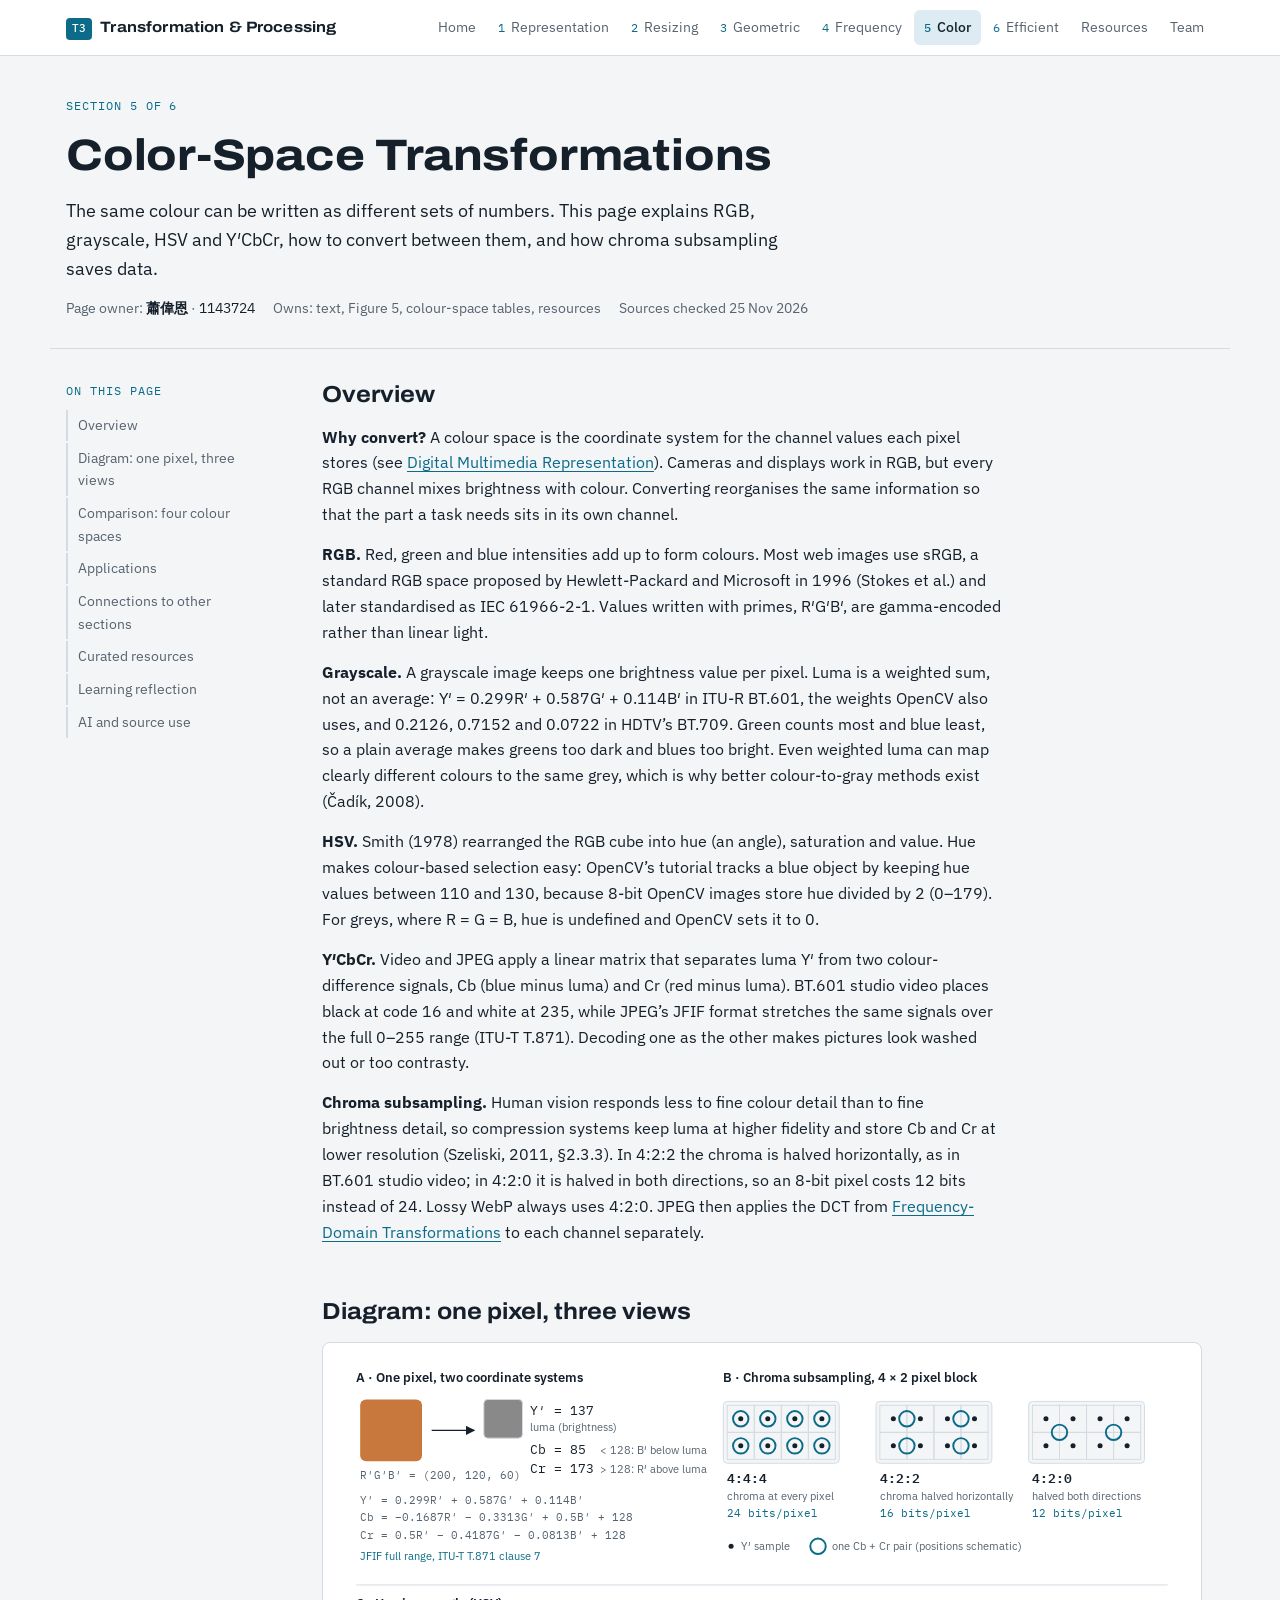
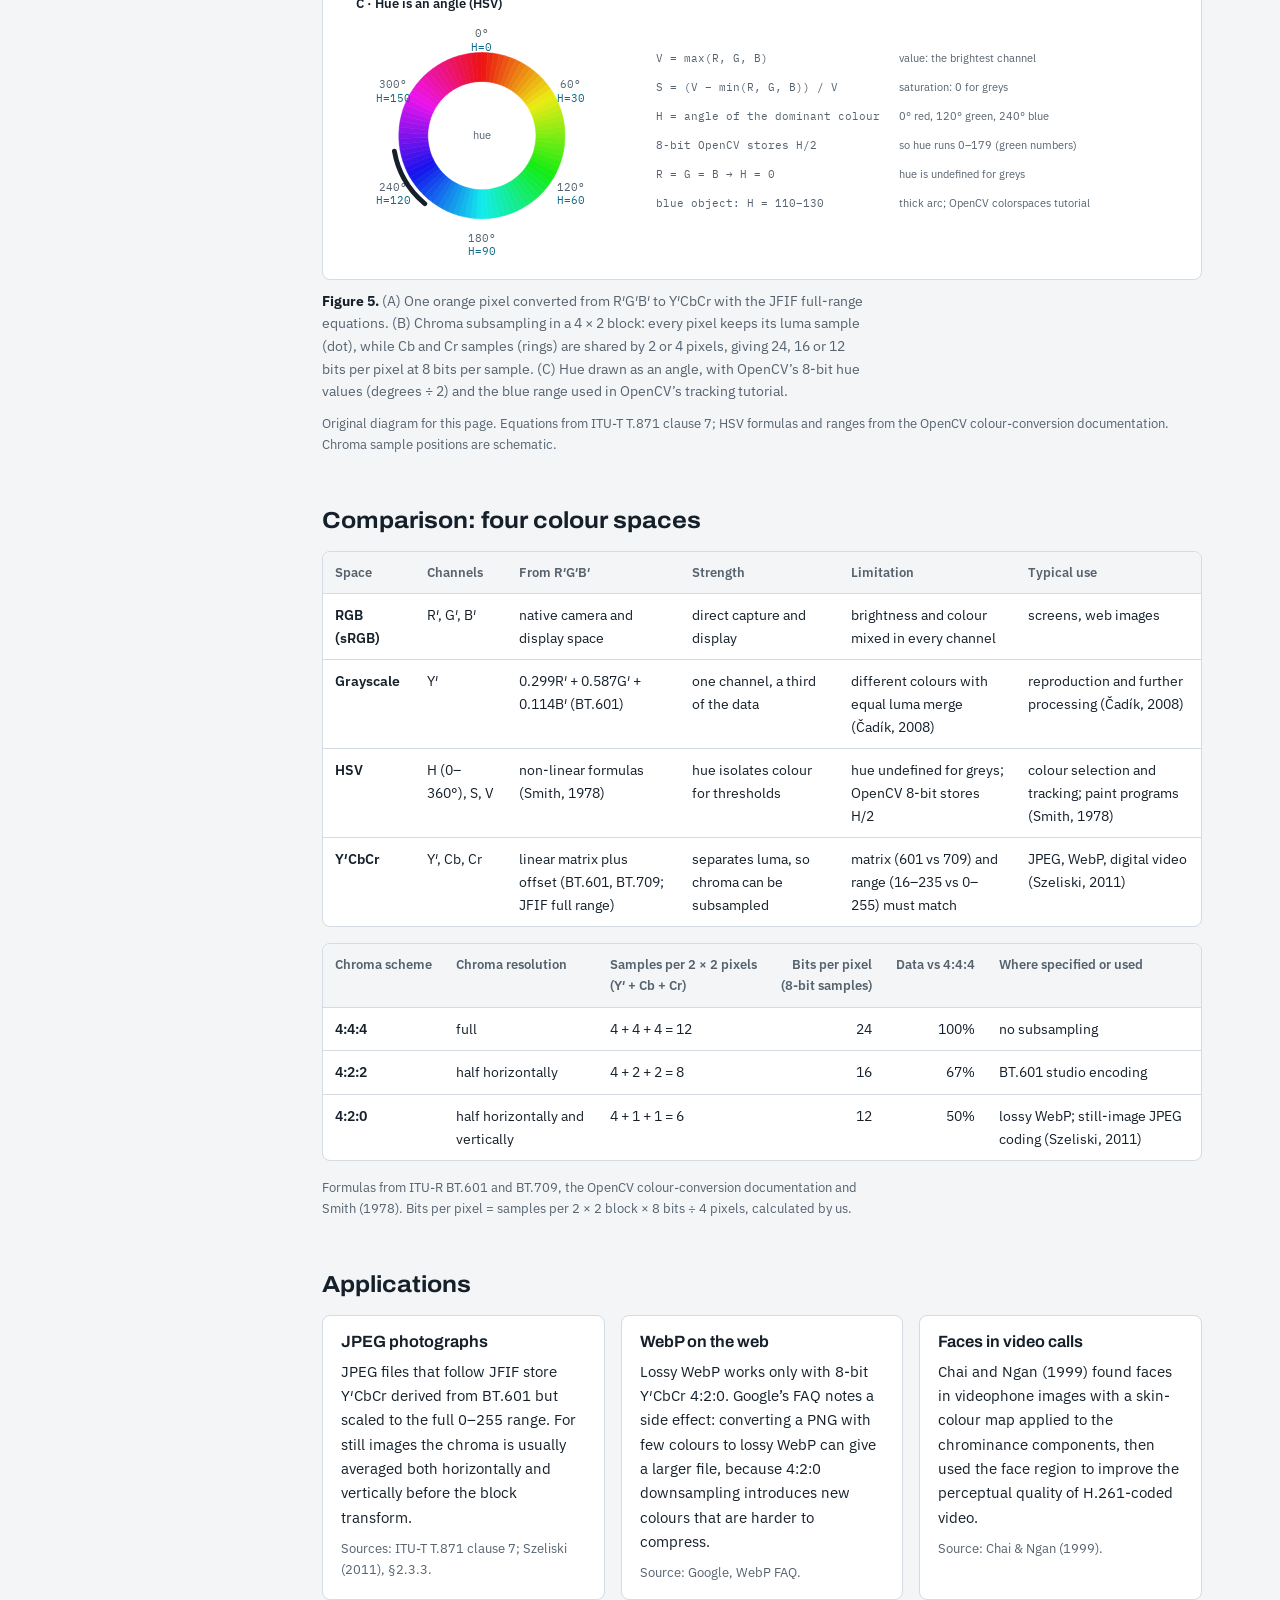
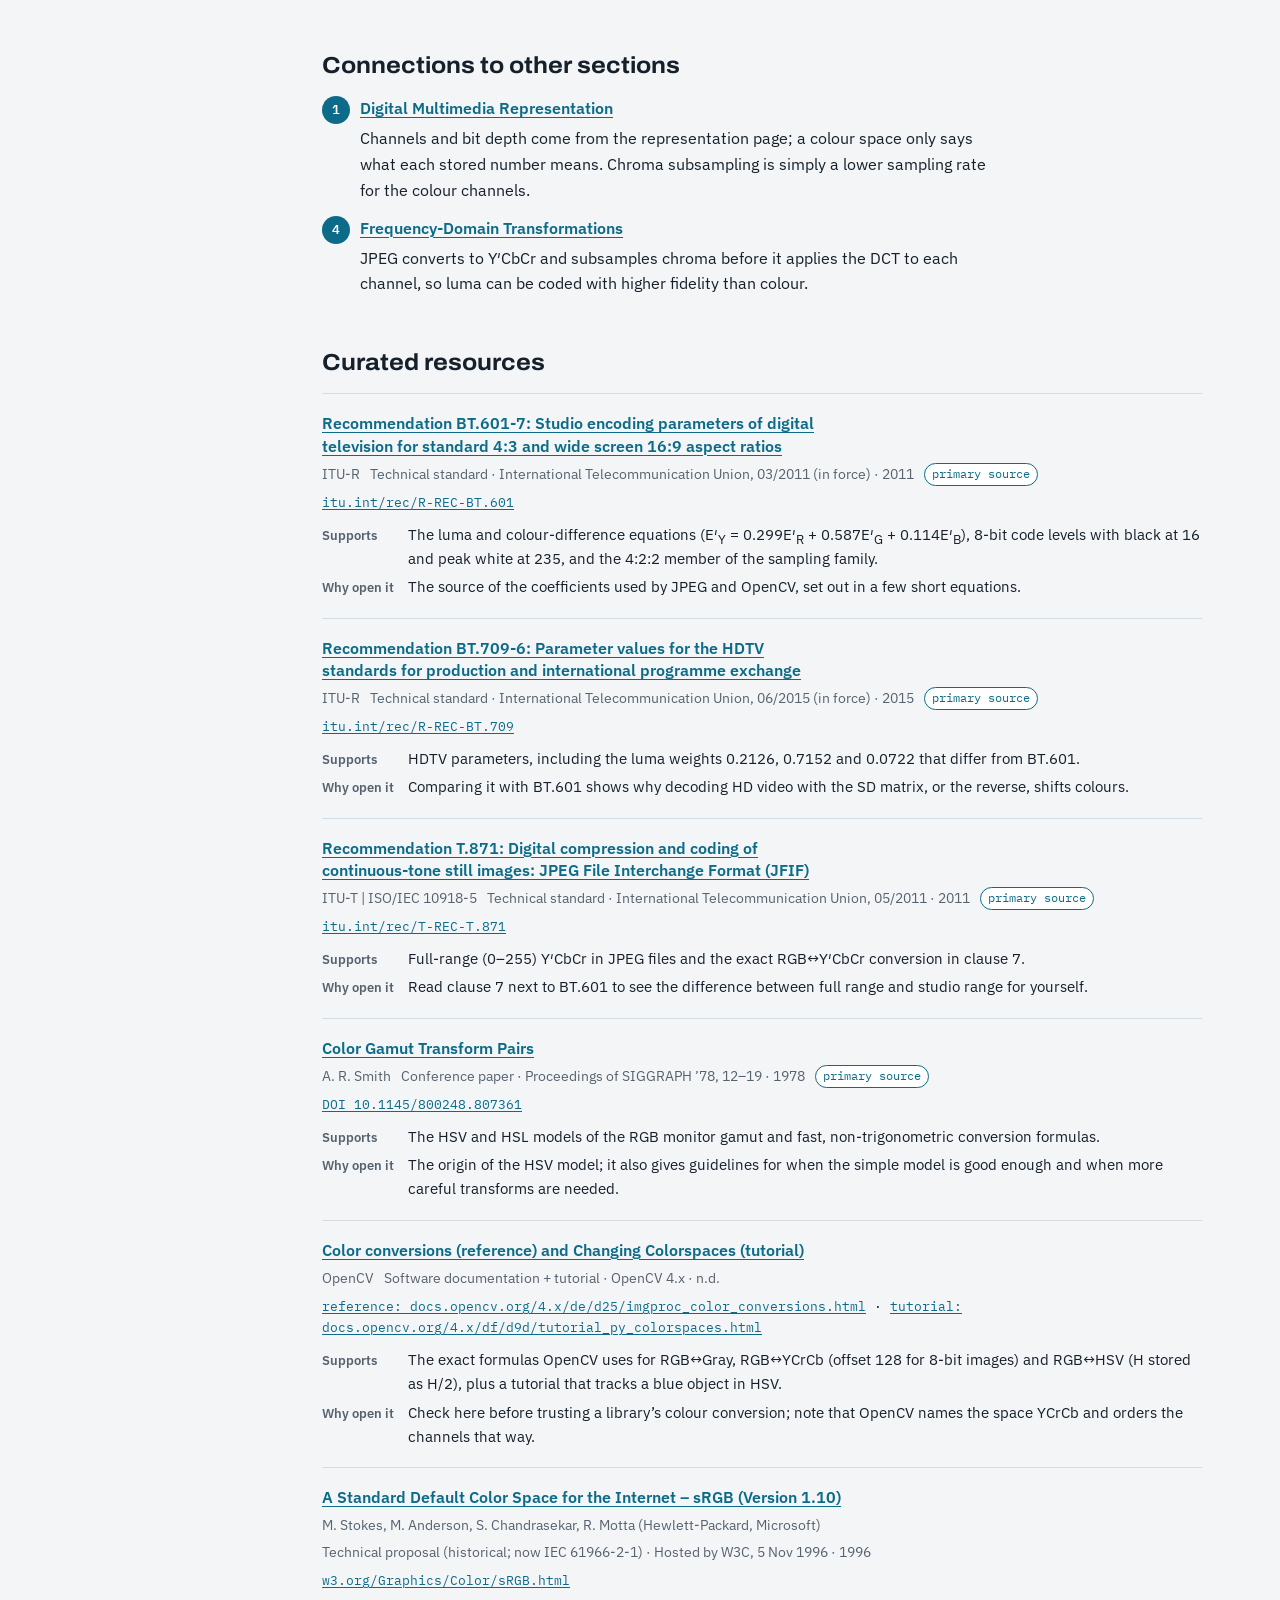
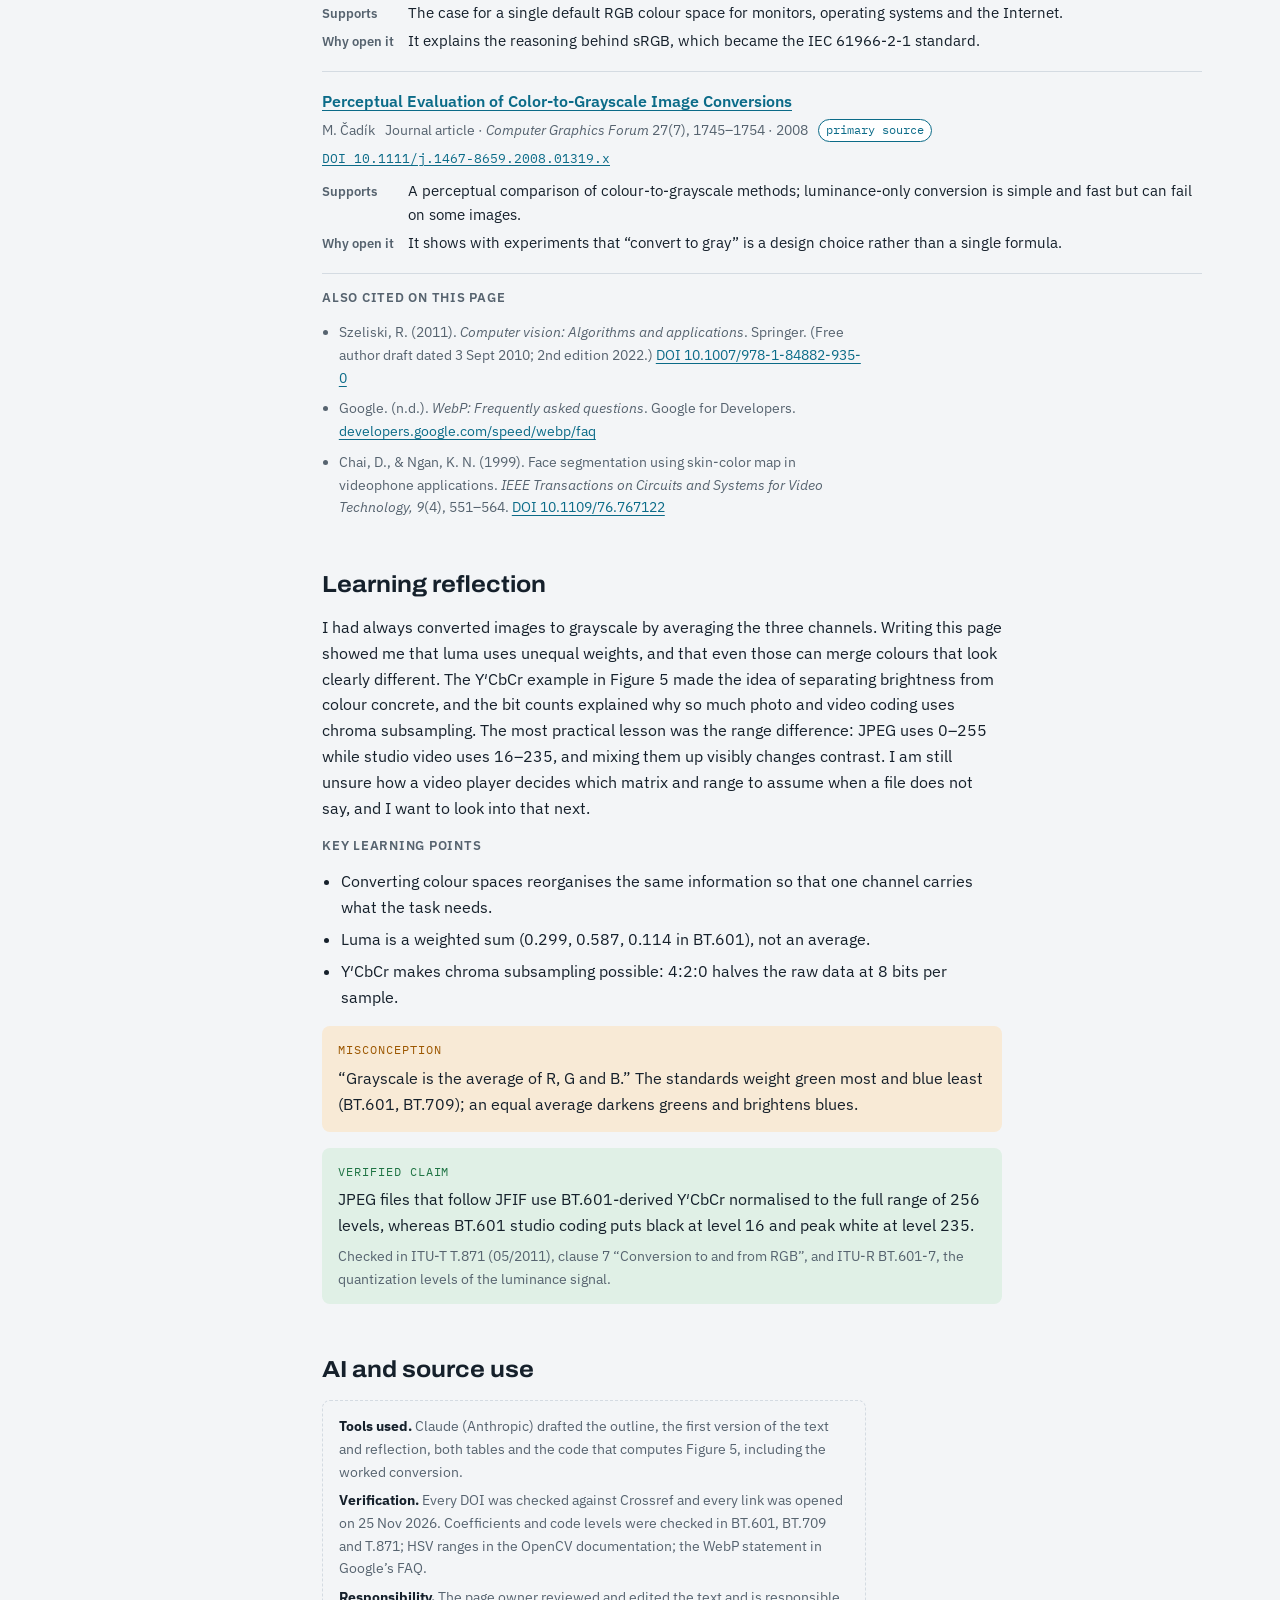
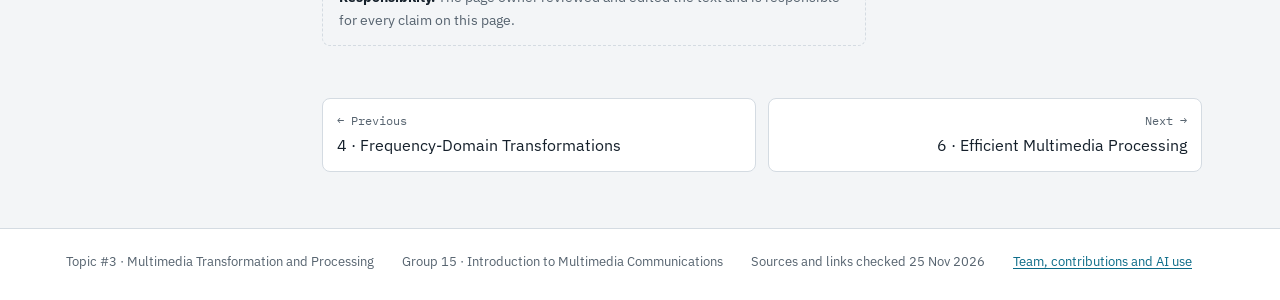
<file: s5-color.html>
<!doctype html>
<html lang="en">
<head>
<meta charset="utf-8">
<meta name="viewport" content="width=device-width, initial-scale=1, viewport-fit=cover">
<title>Color-Space Transformations · Topic 3 Learning Hub</title>
<meta name="description" content="RGB, grayscale, HSV and Y′CbCr: conversion formulas, studio versus full range, chroma subsampling and real applications.">
<link rel="icon" href="data:image/svg+xml,%3Csvg xmlns='http://www.w3.org/2000/svg' viewBox='0 0 16 16'%3E%3Crect width='16' height='16' rx='3' fill='%230b6b88'/%3E%3Cg fill='%23fff'%3E%3Ccircle cx='4' cy='4' r='1.3'/%3E%3Ccircle cx='8' cy='4' r='1.3'/%3E%3Ccircle cx='12' cy='4' r='1.3'/%3E%3Ccircle cx='4' cy='8' r='1.3'/%3E%3Ccircle cx='8' cy='8' r='1.3'/%3E%3Ccircle cx='12' cy='8' r='1.3'/%3E%3Ccircle cx='4' cy='12' r='1.3'/%3E%3Ccircle cx='8' cy='12' r='1.3'/%3E%3Ccircle cx='12' cy='12' r='1.3'/%3E%3C/g%3E%3C/svg%3E">
<link rel="preconnect" href="https://fonts.googleapis.com">
<link rel="preconnect" href="https://fonts.gstatic.com" crossorigin>
<link rel="stylesheet" href="https://fonts.googleapis.com/css2?family=Archivo:wdth,wght@62..125,100..900&family=IBM+Plex+Mono:wght@400;500&family=IBM+Plex+Sans:ital,wght@0,400;0,500;0,600;1,400&display=swap">
<link rel="stylesheet" href="assets/style.css">
<script src="assets/site.js" defer></script>
</head>
<body>
<a class="skip" href="#main">Skip to content</a>
<header class="topbar"><div class="wrap"><a class="brand" href="index.html"><span class="tag">T3</span><span class="brand-name">Transformation &amp; Processing</span></a><nav class="nav" aria-label="Site"><a href="index.html" class="text-link"><span class="lbl">Home</span></a><a href="s1-representation.html" title="Section 1 · Digital Multimedia Representation"><span class="n">1</span><span class="lbl">Representation</span></a><a href="s2-resizing.html" title="Section 2 · Image Resizing and Interpolation"><span class="n">2</span><span class="lbl">Resizing</span></a><a href="s3-geometric.html" title="Section 3 · Geometric Image Transformations"><span class="n">3</span><span class="lbl">Geometric</span></a><a href="s4-frequency.html" title="Section 4 · Frequency-Domain Transformations"><span class="n">4</span><span class="lbl">Frequency</span></a><a href="s5-color.html" title="Section 5 · Color-Space Transformations" aria-current="page"><span class="n">5</span><span class="lbl">Color</span></a><a href="s6-efficient.html" title="Section 6 · Efficient Multimedia Processing"><span class="n">6</span><span class="lbl">Efficient</span></a><a href="resources.html" class="text-link"><span class="lbl">Resources</span></a><a href="team.html" class="text-link"><span class="lbl">Team</span></a></nav></div></header>
<main id="main"><div class="wrap page-head">
<p class="eyebrow">Section 5 of 6</p>
<h1>Color-Space Transformations</h1>
<p class="lead">The same colour can be written as different sets of numbers. This page explains RGB, grayscale, HSV and Y′CbCr, how to convert between them, and how chroma subsampling saves data.</p>
<div class="owner"><span>Page owner: <b><span class="who" data-sid="1143724">蕭偉恩</span></b> · <span class="id">1143724</span></span><span>Owns: text, Figure 5, colour-space tables, resources</span><span>Sources checked 25 Nov 2026</span></div>
</div><div class="wrap layout"><aside class="toc"><nav aria-label="On this page"><p class="eyebrow">On this page</p><a href="#s5-overview">Overview</a><a href="#s5-figure">Diagram: one pixel, three views</a><a href="#s5-compare">Comparison: four colour spaces</a><a href="#s5-apps">Applications</a><a href="#s5-links">Connections to other sections</a><a href="#s5-resources">Curated resources</a><a href="#s5-reflection">Learning reflection</a><a href="#s5-ai">AI and source use</a></nav></aside><article class="doc">
<section class="block" id="s5-overview">
<h2>Overview</h2>
<div class="prose" data-wc="explain">
<p><b>Why convert?</b> A colour space is the coordinate system for the channel values each pixel stores (see <a href="s1-representation.html">Digital Multimedia Representation</a>). Cameras and displays work in RGB, but every RGB channel mixes brightness with colour. Converting reorganises the same information so that the part a task needs sits in its own channel.</p>
<p><b>RGB.</b> Red, green and blue intensities add up to form colours. Most web images use sRGB, a standard RGB space proposed by Hewlett-Packard and Microsoft in 1996 (Stokes et al.) and later standardised as IEC 61966-2-1. Values written with primes, R′G′B′, are gamma-encoded rather than linear light.</p>
<p><b>Grayscale.</b> A grayscale image keeps one brightness value per pixel. Luma is a weighted sum, not an average: Y′ = 0.299R′ + 0.587G′ + 0.114B′ in ITU-R BT.601, the weights OpenCV also uses, and 0.2126, 0.7152 and 0.0722 in HDTV’s BT.709. Green counts most and blue least, so a plain average makes greens too dark and blues too bright. Even weighted luma can map clearly different colours to the same grey, which is why better colour-to-gray methods exist (Čadík, 2008).</p>
<p><b>HSV.</b> Smith (1978) rearranged the RGB cube into hue (an angle), saturation and value. Hue makes colour-based selection easy: OpenCV’s tutorial tracks a blue object by keeping hue values between 110 and 130, because 8-bit OpenCV images store hue divided by 2 (0–179). For greys, where R = G = B, hue is undefined and OpenCV sets it to 0.</p>
<p><b>Y′CbCr.</b> Video and JPEG apply a linear matrix that separates luma Y′ from two colour-difference signals, Cb (blue minus luma) and Cr (red minus luma). BT.601 studio video places black at code 16 and white at 235, while JPEG’s JFIF format stretches the same signals over the full 0–255 range (ITU-T T.871). Decoding one as the other makes pictures look washed out or too contrasty.</p>
<p><b>Chroma subsampling.</b> Human vision responds less to fine colour detail than to fine brightness detail, so compression systems keep luma at higher fidelity and store Cb and Cr at lower resolution (Szeliski, 2011, §2.3.3). In 4:2:2 the chroma is halved horizontally, as in BT.601 studio video; in 4:2:0 it is halved in both directions, so an 8-bit pixel costs 12 bits instead of 24. Lossy WebP always uses 4:2:0. JPEG then applies the DCT from <a href="s4-frequency.html">Frequency-Domain Transformations</a> to each channel separately.</p>
</div>
</section>

<section class="block" id="s5-figure">
<h2>Diagram: one pixel, three views</h2>
<figure class="fig">
<div class="fig-scroll"><svg class="dia" id="fig-s5" viewBox="0 0 880 526" role="img" aria-labelledby="fig-s5-title fig-s5-desc" xmlns="http://www.w3.org/2000/svg"><title id="fig-s5-title">Color conversion, chroma subsampling and hue</title><desc id="fig-s5-desc">A: one orange pixel converted from R′G′B′ to Y′CbCr with the JFIF full-range equations. B: in 4:4:4, 4:2:2 and 4:2:0 every pixel keeps its luma sample while chroma samples are shared, giving 24, 16 and 12 bits per pixel at 8 bits per sample. C: hue drawn as an angle, with OpenCV&#x27;s 8-bit hue values (degrees divided by 2) and the blue range used in OpenCV&#x27;s tracking tutorial.</desc><defs><marker id="fig-s5-ah" viewBox="0 0 10 10" refX="9" refY="5" markerWidth="7" markerHeight="7" orient="auto-start-reverse"><path d="M0,0 L10,5 L0,10 z" class="f-ink"/></marker><marker id="fig-s5-ah-acc" viewBox="0 0 10 10" refX="9" refY="5" markerWidth="7" markerHeight="7" orient="auto-start-reverse"><path d="M0,0 L10,5 L0,10 z" class="f-acc"/></marker><marker id="fig-s5-ah-warm" viewBox="0 0 10 10" refX="9" refY="5" markerWidth="7" markerHeight="7" orient="auto-start-reverse"><path d="M0,0 L10,5 L0,10 z" class="f-warm"/></marker></defs><text x="20.0" y="26.0" class="t-b" text-anchor="start">A · One pixel, two coordinate systems</text><rect x="24" y="44" width="64" height="64" rx="6" fill="rgb(200,120,60)"/><text x="24.0" y="126.0" class="t-s t-m" text-anchor="start">R′G′B′ = (200, 120, 60)</text><line x1="98.0" y1="76.0" x2="142.0" y2="76.0" class="ln" marker-end="url(#fig-s5-ah)"/><rect x="152" y="44" width="40" height="40" rx="4" fill="rgb(137,137,137)"/><rect x="152.0" y="44.0" width="40.0" height="40.0" rx="4" class="frame"/><text x="200.0" y="60.0" class="t t-m" text-anchor="start">Y′ = 137</text><text x="200.0" y="77.0" class="t-s" text-anchor="start">luma (brightness)</text><text x="200.0" y="100.0" class="t t-m" text-anchor="start">Cb = 85</text><text x="272.0" y="100.0" class="t-s" text-anchor="start">< 128: B′ below luma</text><text x="200.0" y="120.0" class="t t-m" text-anchor="start">Cr = 173</text><text x="272.0" y="120.0" class="t-s" text-anchor="start">> 128: R′ above luma</text><text x="24.0" y="152.0" class="t-s t-m" text-anchor="start">Y′ = 0.299R′ + 0.587G′ + 0.114B′</text><text x="24.0" y="170.0" class="t-s t-m" text-anchor="start">Cb = −0.1687R′ − 0.3313G′ + 0.5B′ + 128</text><text x="24.0" y="188.0" class="t-s t-m" text-anchor="start">Cr =  0.5R′ − 0.4187G′ − 0.0813B′ + 128</text><text x="24.0" y="210.0" class="t-s t-acc" text-anchor="start">JFIF full range, ITU-T T.871 clause 7</text><text x="400.0" y="26.0" class="t-b" text-anchor="start">B · Chroma subsampling, 4 × 2 pixel block</text><rect x="400.0" y="46.0" width="120.0" height="64.0" rx="4" class="panel"/><rect x="404.0" y="50.0" width="28.0" height="28.0" rx="0" class="frame"/><circle cx="418.0" cy="64.0" r="2.6" class="f-ink"/><rect x="404.0" y="78.0" width="28.0" height="28.0" rx="0" class="frame"/><circle cx="418.0" cy="92.0" r="2.6" class="f-ink"/><rect x="432.0" y="50.0" width="28.0" height="28.0" rx="0" class="frame"/><circle cx="446.0" cy="64.0" r="2.6" class="f-ink"/><rect x="432.0" y="78.0" width="28.0" height="28.0" rx="0" class="frame"/><circle cx="446.0" cy="92.0" r="2.6" class="f-ink"/><rect x="460.0" y="50.0" width="28.0" height="28.0" rx="0" class="frame"/><circle cx="474.0" cy="64.0" r="2.6" class="f-ink"/><rect x="460.0" y="78.0" width="28.0" height="28.0" rx="0" class="frame"/><circle cx="474.0" cy="92.0" r="2.6" class="f-ink"/><rect x="488.0" y="50.0" width="28.0" height="28.0" rx="0" class="frame"/><circle cx="502.0" cy="64.0" r="2.6" class="f-ink"/><rect x="488.0" y="78.0" width="28.0" height="28.0" rx="0" class="frame"/><circle cx="502.0" cy="92.0" r="2.6" class="f-ink"/><circle cx="418.0" cy="64.0" r="8.0" class="ring-acc"/><circle cx="418.0" cy="92.0" r="8.0" class="ring-acc"/><circle cx="446.0" cy="64.0" r="8.0" class="ring-acc"/><circle cx="446.0" cy="92.0" r="8.0" class="ring-acc"/><circle cx="474.0" cy="64.0" r="8.0" class="ring-acc"/><circle cx="474.0" cy="92.0" r="8.0" class="ring-acc"/><circle cx="502.0" cy="64.0" r="8.0" class="ring-acc"/><circle cx="502.0" cy="92.0" r="8.0" class="ring-acc"/><text x="404.0" y="130.0" class="t-b t-m" text-anchor="start">4:4:4</text><text x="404.0" y="148.0" class="t-s" text-anchor="start">chroma at every pixel</text><text x="404.0" y="166.0" class="t-s t-m t-acc" text-anchor="start">24 bits/pixel</text><rect x="558.0" y="46.0" width="120.0" height="64.0" rx="4" class="panel"/><rect x="562.0" y="50.0" width="28.0" height="28.0" rx="0" class="frame"/><circle cx="576.0" cy="64.0" r="2.6" class="f-ink"/><rect x="562.0" y="78.0" width="28.0" height="28.0" rx="0" class="frame"/><circle cx="576.0" cy="92.0" r="2.6" class="f-ink"/><rect x="590.0" y="50.0" width="28.0" height="28.0" rx="0" class="frame"/><circle cx="604.0" cy="64.0" r="2.6" class="f-ink"/><rect x="590.0" y="78.0" width="28.0" height="28.0" rx="0" class="frame"/><circle cx="604.0" cy="92.0" r="2.6" class="f-ink"/><rect x="618.0" y="50.0" width="28.0" height="28.0" rx="0" class="frame"/><circle cx="632.0" cy="64.0" r="2.6" class="f-ink"/><rect x="618.0" y="78.0" width="28.0" height="28.0" rx="0" class="frame"/><circle cx="632.0" cy="92.0" r="2.6" class="f-ink"/><rect x="646.0" y="50.0" width="28.0" height="28.0" rx="0" class="frame"/><circle cx="660.0" cy="64.0" r="2.6" class="f-ink"/><rect x="646.0" y="78.0" width="28.0" height="28.0" rx="0" class="frame"/><circle cx="660.0" cy="92.0" r="2.6" class="f-ink"/><circle cx="590.0" cy="64.0" r="8.0" class="ring-acc"/><circle cx="590.0" cy="92.0" r="8.0" class="ring-acc"/><circle cx="646.0" cy="64.0" r="8.0" class="ring-acc"/><circle cx="646.0" cy="92.0" r="8.0" class="ring-acc"/><text x="562.0" y="130.0" class="t-b t-m" text-anchor="start">4:2:2</text><text x="562.0" y="148.0" class="t-s" text-anchor="start">chroma halved horizontally</text><text x="562.0" y="166.0" class="t-s t-m t-acc" text-anchor="start">16 bits/pixel</text><rect x="716.0" y="46.0" width="120.0" height="64.0" rx="4" class="panel"/><rect x="720.0" y="50.0" width="28.0" height="28.0" rx="0" class="frame"/><circle cx="734.0" cy="64.0" r="2.6" class="f-ink"/><rect x="720.0" y="78.0" width="28.0" height="28.0" rx="0" class="frame"/><circle cx="734.0" cy="92.0" r="2.6" class="f-ink"/><rect x="748.0" y="50.0" width="28.0" height="28.0" rx="0" class="frame"/><circle cx="762.0" cy="64.0" r="2.6" class="f-ink"/><rect x="748.0" y="78.0" width="28.0" height="28.0" rx="0" class="frame"/><circle cx="762.0" cy="92.0" r="2.6" class="f-ink"/><rect x="776.0" y="50.0" width="28.0" height="28.0" rx="0" class="frame"/><circle cx="790.0" cy="64.0" r="2.6" class="f-ink"/><rect x="776.0" y="78.0" width="28.0" height="28.0" rx="0" class="frame"/><circle cx="790.0" cy="92.0" r="2.6" class="f-ink"/><rect x="804.0" y="50.0" width="28.0" height="28.0" rx="0" class="frame"/><circle cx="818.0" cy="64.0" r="2.6" class="f-ink"/><rect x="804.0" y="78.0" width="28.0" height="28.0" rx="0" class="frame"/><circle cx="818.0" cy="92.0" r="2.6" class="f-ink"/><circle cx="748.0" cy="78.0" r="8.0" class="ring-acc"/><circle cx="804.0" cy="78.0" r="8.0" class="ring-acc"/><text x="720.0" y="130.0" class="t-b t-m" text-anchor="start">4:2:0</text><text x="720.0" y="148.0" class="t-s" text-anchor="start">halved both directions</text><text x="720.0" y="166.0" class="t-s t-m t-acc" text-anchor="start">12 bits/pixel</text><circle cx="408.0" cy="196.0" r="2.6" class="f-ink"/><text x="418.0" y="200.0" class="t-s" text-anchor="start">Y′ sample</text><circle cx="498.0" cy="196.0" r="8.0" class="ring-acc"/><text x="512.0" y="200.0" class="t-s" text-anchor="start">one Cb + Cr pair (positions schematic)</text><line x1="20.0" y1="236.0" x2="860.0" y2="236.0" class="grid"/><text x="20.0" y="260.0" class="t-b" text-anchor="start">C · Hue is an angle (HSV)</text><polygon points="150.0,306.0 156.0,306.2 153.9,336.1 150.0,336.0" fill="hsl(2,85%,50%)" stroke="hsl(2,85%,50%)" stroke-width="0.6"/><polygon points="156.0,306.2 162.0,306.8 157.8,336.5 153.9,336.1" fill="hsl(6,85%,50%)" stroke="hsl(6,85%,50%)" stroke-width="0.6"/><polygon points="162.0,306.8 167.9,307.9 161.6,337.2 157.8,336.5" fill="hsl(10,85%,50%)" stroke="hsl(10,85%,50%)" stroke-width="0.6"/><polygon points="167.9,307.9 173.7,309.3 165.4,338.2 161.6,337.2" fill="hsl(14,85%,50%)" stroke="hsl(14,85%,50%)" stroke-width="0.6"/><polygon points="173.7,309.3 179.4,311.2 169.2,339.4 165.4,338.2" fill="hsl(18,85%,50%)" stroke="hsl(18,85%,50%)" stroke-width="0.6"/><polygon points="179.4,311.2 185.0,313.4 172.8,340.8 169.2,339.4" fill="hsl(22,85%,50%)" stroke="hsl(22,85%,50%)" stroke-width="0.6"/><polygon points="185.0,313.4 190.4,316.1 176.3,342.6 172.8,340.8" fill="hsl(26,85%,50%)" stroke="hsl(26,85%,50%)" stroke-width="0.6"/><polygon points="190.4,316.1 195.6,319.1 179.7,344.5 176.3,342.6" fill="hsl(30,85%,50%)" stroke="hsl(30,85%,50%)" stroke-width="0.6"/><polygon points="195.6,319.1 200.5,322.4 182.9,346.7 179.7,344.5" fill="hsl(34,85%,50%)" stroke="hsl(34,85%,50%)" stroke-width="0.6"/><polygon points="200.5,322.4 205.3,326.1 186.0,349.1 182.9,346.7" fill="hsl(38,85%,50%)" stroke="hsl(38,85%,50%)" stroke-width="0.6"/><polygon points="205.3,326.1 209.7,330.1 188.9,351.7 186.0,349.1" fill="hsl(42,85%,50%)" stroke="hsl(42,85%,50%)" stroke-width="0.6"/><polygon points="209.7,330.1 213.9,334.5 191.6,354.5 188.9,351.7" fill="hsl(46,85%,50%)" stroke="hsl(46,85%,50%)" stroke-width="0.6"/><polygon points="213.9,334.5 217.8,339.1 194.1,357.5 191.6,354.5" fill="hsl(50,85%,50%)" stroke="hsl(50,85%,50%)" stroke-width="0.6"/><polygon points="217.8,339.1 221.3,343.9 196.4,360.7 194.1,357.5" fill="hsl(54,85%,50%)" stroke="hsl(54,85%,50%)" stroke-width="0.6"/><polygon points="221.3,343.9 224.5,349.0 198.5,364.0 196.4,360.7" fill="hsl(58,85%,50%)" stroke="hsl(58,85%,50%)" stroke-width="0.6"/><polygon points="224.5,349.0 227.3,354.3 200.3,367.5 198.5,364.0" fill="hsl(62,85%,50%)" stroke="hsl(62,85%,50%)" stroke-width="0.6"/><polygon points="227.3,354.3 229.7,359.8 201.9,371.0 200.3,367.5" fill="hsl(66,85%,50%)" stroke="hsl(66,85%,50%)" stroke-width="0.6"/><polygon points="229.7,359.8 231.8,365.4 203.3,374.7 201.9,371.0" fill="hsl(70,85%,50%)" stroke="hsl(70,85%,50%)" stroke-width="0.6"/><polygon points="231.8,365.4 233.4,371.2 204.3,378.5 203.3,374.7" fill="hsl(74,85%,50%)" stroke="hsl(74,85%,50%)" stroke-width="0.6"/><polygon points="233.4,371.2 234.7,377.1 205.1,382.3 204.3,378.5" fill="hsl(78,85%,50%)" stroke="hsl(78,85%,50%)" stroke-width="0.6"/><polygon points="234.7,377.1 235.5,383.0 205.7,386.1 205.1,382.3" fill="hsl(82,85%,50%)" stroke="hsl(82,85%,50%)" stroke-width="0.6"/><polygon points="235.5,383.0 235.9,389.0 206.0,390.0 205.7,386.1" fill="hsl(86,85%,50%)" stroke="hsl(86,85%,50%)" stroke-width="0.6"/><polygon points="235.9,389.0 235.9,395.0 206.0,394.0 206.0,390.0" fill="hsl(90,85%,50%)" stroke="hsl(90,85%,50%)" stroke-width="0.6"/><polygon points="235.9,395.0 235.5,401.0 205.7,397.9 206.0,394.0" fill="hsl(94,85%,50%)" stroke="hsl(94,85%,50%)" stroke-width="0.6"/><polygon points="235.5,401.0 234.7,406.9 205.1,401.7 205.7,397.9" fill="hsl(98,85%,50%)" stroke="hsl(98,85%,50%)" stroke-width="0.6"/><polygon points="234.7,406.9 233.4,412.8 204.3,405.5 205.1,401.7" fill="hsl(102,85%,50%)" stroke="hsl(102,85%,50%)" stroke-width="0.6"/><polygon points="233.4,412.8 231.8,418.6 203.3,409.3 204.3,405.5" fill="hsl(106,85%,50%)" stroke="hsl(106,85%,50%)" stroke-width="0.6"/><polygon points="231.8,418.6 229.7,424.2 201.9,413.0 203.3,409.3" fill="hsl(110,85%,50%)" stroke="hsl(110,85%,50%)" stroke-width="0.6"/><polygon points="229.7,424.2 227.3,429.7 200.3,416.5 201.9,413.0" fill="hsl(114,85%,50%)" stroke="hsl(114,85%,50%)" stroke-width="0.6"/><polygon points="227.3,429.7 224.5,435.0 198.5,420.0 200.3,416.5" fill="hsl(118,85%,50%)" stroke="hsl(118,85%,50%)" stroke-width="0.6"/><polygon points="224.5,435.0 221.3,440.1 196.4,423.3 198.5,420.0" fill="hsl(122,85%,50%)" stroke="hsl(122,85%,50%)" stroke-width="0.6"/><polygon points="221.3,440.1 217.8,444.9 194.1,426.5 196.4,423.3" fill="hsl(126,85%,50%)" stroke="hsl(126,85%,50%)" stroke-width="0.6"/><polygon points="217.8,444.9 213.9,449.5 191.6,429.5 194.1,426.5" fill="hsl(130,85%,50%)" stroke="hsl(130,85%,50%)" stroke-width="0.6"/><polygon points="213.9,449.5 209.7,453.9 188.9,432.3 191.6,429.5" fill="hsl(134,85%,50%)" stroke="hsl(134,85%,50%)" stroke-width="0.6"/><polygon points="209.7,453.9 205.3,457.9 186.0,434.9 188.9,432.3" fill="hsl(138,85%,50%)" stroke="hsl(138,85%,50%)" stroke-width="0.6"/><polygon points="205.3,457.9 200.5,461.6 182.9,437.3 186.0,434.9" fill="hsl(142,85%,50%)" stroke="hsl(142,85%,50%)" stroke-width="0.6"/><polygon points="200.5,461.6 195.6,464.9 179.7,439.5 182.9,437.3" fill="hsl(146,85%,50%)" stroke="hsl(146,85%,50%)" stroke-width="0.6"/><polygon points="195.6,464.9 190.4,467.9 176.3,441.4 179.7,439.5" fill="hsl(150,85%,50%)" stroke="hsl(150,85%,50%)" stroke-width="0.6"/><polygon points="190.4,467.9 185.0,470.6 172.8,443.2 176.3,441.4" fill="hsl(154,85%,50%)" stroke="hsl(154,85%,50%)" stroke-width="0.6"/><polygon points="185.0,470.6 179.4,472.8 169.2,444.6 172.8,443.2" fill="hsl(158,85%,50%)" stroke="hsl(158,85%,50%)" stroke-width="0.6"/><polygon points="179.4,472.8 173.7,474.7 165.4,445.8 169.2,444.6" fill="hsl(162,85%,50%)" stroke="hsl(162,85%,50%)" stroke-width="0.6"/><polygon points="173.7,474.7 167.9,476.1 161.6,446.8 165.4,445.8" fill="hsl(166,85%,50%)" stroke="hsl(166,85%,50%)" stroke-width="0.6"/><polygon points="167.9,476.1 162.0,477.2 157.8,447.5 161.6,446.8" fill="hsl(170,85%,50%)" stroke="hsl(170,85%,50%)" stroke-width="0.6"/><polygon points="162.0,477.2 156.0,477.8 153.9,447.9 157.8,447.5" fill="hsl(174,85%,50%)" stroke="hsl(174,85%,50%)" stroke-width="0.6"/><polygon points="156.0,477.8 150.0,478.0 150.0,448.0 153.9,447.9" fill="hsl(178,85%,50%)" stroke="hsl(178,85%,50%)" stroke-width="0.6"/><polygon points="150.0,478.0 144.0,477.8 146.1,447.9 150.0,448.0" fill="hsl(182,85%,50%)" stroke="hsl(182,85%,50%)" stroke-width="0.6"/><polygon points="144.0,477.8 138.0,477.2 142.2,447.5 146.1,447.9" fill="hsl(186,85%,50%)" stroke="hsl(186,85%,50%)" stroke-width="0.6"/><polygon points="138.0,477.2 132.1,476.1 138.4,446.8 142.2,447.5" fill="hsl(190,85%,50%)" stroke="hsl(190,85%,50%)" stroke-width="0.6"/><polygon points="132.1,476.1 126.3,474.7 134.6,445.8 138.4,446.8" fill="hsl(194,85%,50%)" stroke="hsl(194,85%,50%)" stroke-width="0.6"/><polygon points="126.3,474.7 120.6,472.8 130.8,444.6 134.6,445.8" fill="hsl(198,85%,50%)" stroke="hsl(198,85%,50%)" stroke-width="0.6"/><polygon points="120.6,472.8 115.0,470.6 127.2,443.2 130.8,444.6" fill="hsl(202,85%,50%)" stroke="hsl(202,85%,50%)" stroke-width="0.6"/><polygon points="115.0,470.6 109.6,467.9 123.7,441.4 127.2,443.2" fill="hsl(206,85%,50%)" stroke="hsl(206,85%,50%)" stroke-width="0.6"/><polygon points="109.6,467.9 104.4,464.9 120.3,439.5 123.7,441.4" fill="hsl(210,85%,50%)" stroke="hsl(210,85%,50%)" stroke-width="0.6"/><polygon points="104.4,464.9 99.5,461.6 117.1,437.3 120.3,439.5" fill="hsl(214,85%,50%)" stroke="hsl(214,85%,50%)" stroke-width="0.6"/><polygon points="99.5,461.6 94.7,457.9 114.0,434.9 117.1,437.3" fill="hsl(218,85%,50%)" stroke="hsl(218,85%,50%)" stroke-width="0.6"/><polygon points="94.7,457.9 90.3,453.9 111.1,432.3 114.0,434.9" fill="hsl(222,85%,50%)" stroke="hsl(222,85%,50%)" stroke-width="0.6"/><polygon points="90.3,453.9 86.1,449.5 108.4,429.5 111.1,432.3" fill="hsl(226,85%,50%)" stroke="hsl(226,85%,50%)" stroke-width="0.6"/><polygon points="86.1,449.5 82.2,444.9 105.9,426.5 108.4,429.5" fill="hsl(230,85%,50%)" stroke="hsl(230,85%,50%)" stroke-width="0.6"/><polygon points="82.2,444.9 78.7,440.1 103.6,423.3 105.9,426.5" fill="hsl(234,85%,50%)" stroke="hsl(234,85%,50%)" stroke-width="0.6"/><polygon points="78.7,440.1 75.5,435.0 101.5,420.0 103.6,423.3" fill="hsl(238,85%,50%)" stroke="hsl(238,85%,50%)" stroke-width="0.6"/><polygon points="75.5,435.0 72.7,429.7 99.7,416.5 101.5,420.0" fill="hsl(242,85%,50%)" stroke="hsl(242,85%,50%)" stroke-width="0.6"/><polygon points="72.7,429.7 70.3,424.2 98.1,413.0 99.7,416.5" fill="hsl(246,85%,50%)" stroke="hsl(246,85%,50%)" stroke-width="0.6"/><polygon points="70.3,424.2 68.2,418.6 96.7,409.3 98.1,413.0" fill="hsl(250,85%,50%)" stroke="hsl(250,85%,50%)" stroke-width="0.6"/><polygon points="68.2,418.6 66.6,412.8 95.7,405.5 96.7,409.3" fill="hsl(254,85%,50%)" stroke="hsl(254,85%,50%)" stroke-width="0.6"/><polygon points="66.6,412.8 65.3,406.9 94.9,401.7 95.7,405.5" fill="hsl(258,85%,50%)" stroke="hsl(258,85%,50%)" stroke-width="0.6"/><polygon points="65.3,406.9 64.5,401.0 94.3,397.9 94.9,401.7" fill="hsl(262,85%,50%)" stroke="hsl(262,85%,50%)" stroke-width="0.6"/><polygon points="64.5,401.0 64.1,395.0 94.0,394.0 94.3,397.9" fill="hsl(266,85%,50%)" stroke="hsl(266,85%,50%)" stroke-width="0.6"/><polygon points="64.1,395.0 64.1,389.0 94.0,390.0 94.0,394.0" fill="hsl(270,85%,50%)" stroke="hsl(270,85%,50%)" stroke-width="0.6"/><polygon points="64.1,389.0 64.5,383.0 94.3,386.1 94.0,390.0" fill="hsl(274,85%,50%)" stroke="hsl(274,85%,50%)" stroke-width="0.6"/><polygon points="64.5,383.0 65.3,377.1 94.9,382.3 94.3,386.1" fill="hsl(278,85%,50%)" stroke="hsl(278,85%,50%)" stroke-width="0.6"/><polygon points="65.3,377.1 66.6,371.2 95.7,378.5 94.9,382.3" fill="hsl(282,85%,50%)" stroke="hsl(282,85%,50%)" stroke-width="0.6"/><polygon points="66.6,371.2 68.2,365.4 96.7,374.7 95.7,378.5" fill="hsl(286,85%,50%)" stroke="hsl(286,85%,50%)" stroke-width="0.6"/><polygon points="68.2,365.4 70.3,359.8 98.1,371.0 96.7,374.7" fill="hsl(290,85%,50%)" stroke="hsl(290,85%,50%)" stroke-width="0.6"/><polygon points="70.3,359.8 72.7,354.3 99.7,367.5 98.1,371.0" fill="hsl(294,85%,50%)" stroke="hsl(294,85%,50%)" stroke-width="0.6"/><polygon points="72.7,354.3 75.5,349.0 101.5,364.0 99.7,367.5" fill="hsl(298,85%,50%)" stroke="hsl(298,85%,50%)" stroke-width="0.6"/><polygon points="75.5,349.0 78.7,343.9 103.6,360.7 101.5,364.0" fill="hsl(302,85%,50%)" stroke="hsl(302,85%,50%)" stroke-width="0.6"/><polygon points="78.7,343.9 82.2,339.1 105.9,357.5 103.6,360.7" fill="hsl(306,85%,50%)" stroke="hsl(306,85%,50%)" stroke-width="0.6"/><polygon points="82.2,339.1 86.1,334.5 108.4,354.5 105.9,357.5" fill="hsl(310,85%,50%)" stroke="hsl(310,85%,50%)" stroke-width="0.6"/><polygon points="86.1,334.5 90.3,330.1 111.1,351.7 108.4,354.5" fill="hsl(314,85%,50%)" stroke="hsl(314,85%,50%)" stroke-width="0.6"/><polygon points="90.3,330.1 94.7,326.1 114.0,349.1 111.1,351.7" fill="hsl(318,85%,50%)" stroke="hsl(318,85%,50%)" stroke-width="0.6"/><polygon points="94.7,326.1 99.5,322.4 117.1,346.7 114.0,349.1" fill="hsl(322,85%,50%)" stroke="hsl(322,85%,50%)" stroke-width="0.6"/><polygon points="99.5,322.4 104.4,319.1 120.3,344.5 117.1,346.7" fill="hsl(326,85%,50%)" stroke="hsl(326,85%,50%)" stroke-width="0.6"/><polygon points="104.4,319.1 109.6,316.1 123.7,342.6 120.3,344.5" fill="hsl(330,85%,50%)" stroke="hsl(330,85%,50%)" stroke-width="0.6"/><polygon points="109.6,316.1 115.0,313.4 127.2,340.8 123.7,342.6" fill="hsl(334,85%,50%)" stroke="hsl(334,85%,50%)" stroke-width="0.6"/><polygon points="115.0,313.4 120.6,311.2 130.8,339.4 127.2,340.8" fill="hsl(338,85%,50%)" stroke="hsl(338,85%,50%)" stroke-width="0.6"/><polygon points="120.6,311.2 126.3,309.3 134.6,338.2 130.8,339.4" fill="hsl(342,85%,50%)" stroke="hsl(342,85%,50%)" stroke-width="0.6"/><polygon points="126.3,309.3 132.1,307.9 138.4,337.2 134.6,338.2" fill="hsl(346,85%,50%)" stroke="hsl(346,85%,50%)" stroke-width="0.6"/><polygon points="132.1,307.9 138.0,306.8 142.2,336.5 138.4,337.2" fill="hsl(350,85%,50%)" stroke="hsl(350,85%,50%)" stroke-width="0.6"/><polygon points="138.0,306.8 144.0,306.2 146.1,336.1 142.2,336.5" fill="hsl(354,85%,50%)" stroke="hsl(354,85%,50%)" stroke-width="0.6"/><polygon points="144.0,306.2 150.0,306.0 150.0,336.0 146.1,336.1" fill="hsl(358,85%,50%)" stroke="hsl(358,85%,50%)" stroke-width="0.6"/><text x="150.0" y="290.0" class="t-s t-m" text-anchor="middle">0°</text><text x="150.0" y="304.0" class="t-s t-m t-acc" text-anchor="middle">H=0</text><text x="241.8" y="343.0" class="t-s t-m" text-anchor="middle">60°</text><text x="241.8" y="357.0" class="t-s t-m t-acc" text-anchor="middle">H=30</text><text x="241.8" y="449.0" class="t-s t-m" text-anchor="middle">120°</text><text x="241.8" y="463.0" class="t-s t-m t-acc" text-anchor="middle">H=60</text><text x="150.0" y="502.0" class="t-s t-m" text-anchor="middle">180°</text><text x="150.0" y="516.0" class="t-s t-m t-acc" text-anchor="middle">H=90</text><text x="58.2" y="449.0" class="t-s t-m" text-anchor="middle">240°</text><text x="58.2" y="463.0" class="t-s t-m t-acc" text-anchor="middle">H=120</text><text x="58.2" y="343.0" class="t-s t-m" text-anchor="middle">300°</text><text x="58.2" y="357.0" class="t-s t-m t-acc" text-anchor="middle">H=150</text><path d="M90.9,462.5 A92,92 0 0 1 59.4,408.0" class="ln-thick"/><text x="150.0" y="396.0" class="t-s" text-anchor="middle">hue</text><text x="330.0" y="316.0" class="t-s t-m" text-anchor="start">V = max(R, G, B)</text><text x="582.0" y="316.0" class="t-s" text-anchor="start">value: the brightest channel</text><text x="330.0" y="346.0" class="t-s t-m" text-anchor="start">S = (V − min(R, G, B)) / V</text><text x="582.0" y="346.0" class="t-s" text-anchor="start">saturation: 0 for greys</text><text x="330.0" y="376.0" class="t-s t-m" text-anchor="start">H = angle of the dominant colour</text><text x="582.0" y="376.0" class="t-s" text-anchor="start">0° red, 120° green, 240° blue</text><text x="330.0" y="406.0" class="t-s t-m" text-anchor="start">8-bit OpenCV stores H/2</text><text x="582.0" y="406.0" class="t-s" text-anchor="start">so hue runs 0–179 (green numbers)</text><text x="330.0" y="436.0" class="t-s t-m" text-anchor="start">R = G = B → H = 0</text><text x="582.0" y="436.0" class="t-s" text-anchor="start">hue is undefined for greys</text><text x="330.0" y="466.0" class="t-s t-m" text-anchor="start">blue object: H = 110–130</text><text x="582.0" y="466.0" class="t-s" text-anchor="start">thick arc; OpenCV colorspaces tutorial</text></svg></div>
<figcaption><b>Figure 5.</b> (A) One orange pixel converted from R′G′B′ to Y′CbCr with the JFIF full-range equations. (B) Chroma subsampling in a 4 × 2 block: every pixel keeps its luma sample (dot), while Cb and Cr samples (rings) are shared by 2 or 4 pixels, giving 24, 16 or 12 bits per pixel at 8 bits per sample. (C) Hue drawn as an angle, with OpenCV’s 8-bit hue values (degrees ÷ 2) and the blue range used in OpenCV’s tracking tutorial.</figcaption>
<p class="credit">Original diagram for this page. Equations from ITU-T T.871 clause 7; HSV formulas and ranges from the OpenCV colour-conversion documentation. Chroma sample positions are schematic.</p>
</figure>
</section>

<section class="block" id="s5-compare">
<h2>Comparison: four colour spaces</h2>
<div class="tbl-wrap">
<table>
<thead><tr><th scope="col">Space</th><th scope="col">Channels</th><th scope="col">From R′G′B′</th><th scope="col">Strength</th><th scope="col">Limitation</th><th scope="col">Typical use</th></tr></thead>
<tbody>
<tr><th scope="row">RGB (sRGB)</th><td>R′, G′, B′</td><td>native camera and display space</td><td>direct capture and display</td><td>brightness and colour mixed in every channel</td><td>screens, web images</td></tr>
<tr><th scope="row">Grayscale</th><td>Y′</td><td>0.299R′ + 0.587G′ + 0.114B′ (BT.601)</td><td>one channel, a third of the data</td><td>different colours with equal luma merge (Čadík, 2008)</td><td>reproduction and further processing (Čadík, 2008)</td></tr>
<tr><th scope="row">HSV</th><td>H (0–360°), S, V</td><td>non-linear formulas (Smith, 1978)</td><td>hue isolates colour for thresholds</td><td>hue undefined for greys; OpenCV 8-bit stores H/2</td><td>colour selection and tracking; paint programs (Smith, 1978)</td></tr>
<tr><th scope="row">Y′CbCr</th><td>Y′, Cb, Cr</td><td>linear matrix plus offset (BT.601, BT.709; JFIF full range)</td><td>separates luma, so chroma can be subsampled</td><td>matrix (601 vs 709) and range (16–235 vs 0–255) must match</td><td>JPEG, WebP, digital video (Szeliski, 2011)</td></tr>
</tbody>
</table>
</div>
<div class="tbl-wrap">
<table>
<thead><tr><th scope="col">Chroma scheme</th><th scope="col">Chroma resolution</th><th scope="col">Samples per 2 × 2 pixels<br>(Y′ + Cb + Cr)</th><th scope="col" class="num">Bits per pixel<br>(8-bit samples)</th><th scope="col" class="num">Data vs 4:4:4</th><th scope="col">Where specified or used</th></tr></thead>
<tbody>
<tr><th scope="row">4:4:4</th><td>full</td><td>4 + 4 + 4 = 12</td><td class="num">24</td><td class="num">100%</td><td>no subsampling</td></tr>
<tr><th scope="row">4:2:2</th><td>half horizontally</td><td>4 + 2 + 2 = 8</td><td class="num">16</td><td class="num">67%</td><td>BT.601 studio encoding</td></tr>
<tr><th scope="row">4:2:0</th><td>half horizontally and vertically</td><td>4 + 1 + 1 = 6</td><td class="num">12</td><td class="num">50%</td><td>lossy WebP; still-image JPEG coding (Szeliski, 2011)</td></tr>
</tbody>
</table>
</div>
<p class="tbl-note">Formulas from ITU-R BT.601 and BT.709, the OpenCV colour-conversion documentation and Smith (1978). Bits per pixel = samples per 2 × 2 block × 8 bits ÷ 4 pixels, calculated by us.</p>
</section>

<section class="block" id="s5-apps">
<h2>Applications</h2>
<div class="cases three">
<div class="case"><h3>JPEG photographs</h3><p>JPEG files that follow JFIF store Y′CbCr derived from BT.601 but scaled to the full 0–255 range. For still images the chroma is usually averaged both horizontally and vertically before the block transform.</p><p class="src">Sources: ITU-T T.871 clause 7; Szeliski (2011), §2.3.3.</p></div>
<div class="case"><h3>WebP on the web</h3><p>Lossy WebP works only with 8-bit Y′CbCr 4:2:0. Google’s FAQ notes a side effect: converting a PNG with few colours to lossy WebP can give a larger file, because 4:2:0 downsampling introduces new colours that are harder to compress.</p><p class="src">Source: Google, WebP FAQ.</p></div>
<div class="case"><h3>Faces in video calls</h3><p>Chai and Ngan (1999) found faces in videophone images with a skin-colour map applied to the chrominance components, then used the face region to improve the perceptual quality of H.261-coded video.</p><p class="src">Source: Chai &amp; Ngan (1999).</p></div>
</div>
</section>

<section class="block" id="s5-links">
<h2>Connections to other sections</h2>
<ol class="links-out">
<li><span class="n">1</span><a href="s1-representation.html">Digital Multimedia Representation</a><p>Channels and bit depth come from the representation page; a colour space only says what each stored number means. Chroma subsampling is simply a lower sampling rate for the colour channels.</p></li>
<li><span class="n">4</span><a href="s4-frequency.html">Frequency-Domain Transformations</a><p>JPEG converts to Y′CbCr and subsamples chroma before it applies the DCT to each channel, so luma can be coded with higher fidelity than colour.</p></li>
</ol>
</section>

<section class="block" id="s5-resources">
<h2>Curated resources</h2>
<div class="res-list">
<article class="res" id="s5-r-bt601"><h3><a href="https://www.itu.int/rec/R-REC-BT.601">Recommendation BT.601-7: Studio encoding parameters of digital television for standard 4:3 and wide screen 16:9 aspect ratios</a></h3><p class="res-meta"><span>ITU-R</span><span>Technical standard · International Telecommunication Union, 03/2011 (in force) · 2011</span><span class="chip primary">primary source</span></p><p class="res-link"><a href="https://www.itu.int/rec/R-REC-BT.601">itu.int/rec/R-REC-BT.601</a></p><dl><dt>Supports</dt><dd>The luma and colour-difference equations (E′<sub>Y</sub> = 0.299E′<sub>R</sub> + 0.587E′<sub>G</sub> + 0.114E′<sub>B</sub>), 8-bit code levels with black at 16 and peak white at 235, and the 4:2:2 member of the sampling family.</dd><dt>Why open it</dt><dd>The source of the coefficients used by JPEG and OpenCV, set out in a few short equations.</dd></dl></article>
<article class="res" id="s5-r-bt709"><h3><a href="https://www.itu.int/rec/R-REC-BT.709">Recommendation BT.709-6: Parameter values for the HDTV standards for production and international programme exchange</a></h3><p class="res-meta"><span>ITU-R</span><span>Technical standard · International Telecommunication Union, 06/2015 (in force) · 2015</span><span class="chip primary">primary source</span></p><p class="res-link"><a href="https://www.itu.int/rec/R-REC-BT.709">itu.int/rec/R-REC-BT.709</a></p><dl><dt>Supports</dt><dd>HDTV parameters, including the luma weights 0.2126, 0.7152 and 0.0722 that differ from BT.601.</dd><dt>Why open it</dt><dd>Comparing it with BT.601 shows why decoding HD video with the SD matrix, or the reverse, shifts colours.</dd></dl></article>
<article class="res" id="s5-r-t871"><h3><a href="https://www.itu.int/rec/T-REC-T.871">Recommendation T.871: Digital compression and coding of continuous-tone still images: JPEG File Interchange Format (JFIF)</a></h3><p class="res-meta"><span>ITU-T | ISO/IEC 10918-5</span><span>Technical standard · International Telecommunication Union, 05/2011 · 2011</span><span class="chip primary">primary source</span></p><p class="res-link"><a href="https://www.itu.int/rec/T-REC-T.871">itu.int/rec/T-REC-T.871</a></p><dl><dt>Supports</dt><dd>Full-range (0–255) Y′CbCr in JPEG files and the exact RGB↔Y′CbCr conversion in clause 7.</dd><dt>Why open it</dt><dd>Read clause 7 next to BT.601 to see the difference between full range and studio range for yourself.</dd></dl></article>
<article class="res" id="s5-r-smith1978"><h3><a href="https://doi.org/10.1145/800248.807361">Color Gamut Transform Pairs</a></h3><p class="res-meta"><span>A. R. Smith</span><span>Conference paper · Proceedings of SIGGRAPH ’78, 12–19 · 1978</span><span class="chip primary">primary source</span></p><p class="res-link"><a href="https://doi.org/10.1145/800248.807361">DOI 10.1145/800248.807361</a></p><dl><dt>Supports</dt><dd>The HSV and HSL models of the RGB monitor gamut and fast, non-trigonometric conversion formulas.</dd><dt>Why open it</dt><dd>The origin of the HSV model; it also gives guidelines for when the simple model is good enough and when more careful transforms are needed.</dd></dl></article>
<article class="res" id="s5-r-ocv_color"><h3><a href="https://docs.opencv.org/4.x/de/d25/imgproc_color_conversions.html">Color conversions (reference) and Changing Colorspaces (tutorial)</a></h3><p class="res-meta"><span>OpenCV</span><span>Software documentation + tutorial · OpenCV 4.x · n.d.</span></p><p class="res-link"><a href="https://docs.opencv.org/4.x/de/d25/imgproc_color_conversions.html">reference: docs.opencv.org/4.x/de/d25/imgproc_color_conversions.html</a> · <a href="https://docs.opencv.org/4.x/df/d9d/tutorial_py_colorspaces.html">tutorial: docs.opencv.org/4.x/df/d9d/tutorial_py_colorspaces.html</a></p><dl><dt>Supports</dt><dd>The exact formulas OpenCV uses for RGB↔Gray, RGB↔YCrCb (offset 128 for 8-bit images) and RGB↔HSV (H stored as H/2), plus a tutorial that tracks a blue object in HSV.</dd><dt>Why open it</dt><dd>Check here before trusting a library’s colour conversion; note that OpenCV names the space YCrCb and orders the channels that way.</dd></dl></article>
<article class="res" id="s5-r-stokes1996"><h3><a href="https://www.w3.org/Graphics/Color/sRGB.html">A Standard Default Color Space for the Internet – sRGB (Version 1.10)</a></h3><p class="res-meta"><span>M. Stokes, M. Anderson, S. Chandrasekar, R. Motta (Hewlett-Packard, Microsoft)</span><span>Technical proposal (historical; now IEC 61966-2-1) · Hosted by W3C, 5 Nov 1996 · 1996</span></p><p class="res-link"><a href="https://www.w3.org/Graphics/Color/sRGB.html">w3.org/Graphics/Color/sRGB.html</a></p><dl><dt>Supports</dt><dd>The case for a single default RGB colour space for monitors, operating systems and the Internet.</dd><dt>Why open it</dt><dd>It explains the reasoning behind sRGB, which became the IEC 61966-2-1 standard.</dd></dl></article>
<article class="res" id="s5-r-cadik2008"><h3><a href="https://doi.org/10.1111/j.1467-8659.2008.01319.x">Perceptual Evaluation of Color-to-Grayscale Image Conversions</a></h3><p class="res-meta"><span>M. Čadík</span><span>Journal article · <i>Computer Graphics Forum</i> 27(7), 1745–1754 · 2008</span><span class="chip primary">primary source</span></p><p class="res-link"><a href="https://doi.org/10.1111/j.1467-8659.2008.01319.x">DOI 10.1111/j.1467-8659.2008.01319.x</a></p><dl><dt>Supports</dt><dd>A perceptual comparison of colour-to-grayscale methods; luminance-only conversion is simple and fast but can fail on some images.</dd><dt>Why open it</dt><dd>It shows with experiments that “convert to gray” is a design choice rather than a single formula.</dd></dl></article>
</div>
<h3 class="sub">Also cited on this page</h3>
<ul class="also" id="s5-also"><li>Szeliski, R. (2011). <i>Computer vision: Algorithms and applications</i>. Springer. (Free author draft dated 3 Sept 2010; 2nd edition 2022.) <a href="https://doi.org/10.1007/978-1-84882-935-0">DOI 10.1007/978-1-84882-935-0</a></li><li>Google. (n.d.). <i>WebP: Frequently asked questions</i>. Google for Developers. <a href="https://developers.google.com/speed/webp/faq">developers.google.com/speed/webp/faq</a></li><li>Chai, D., &amp; Ngan, K. N. (1999). Face segmentation using skin-color map in videophone applications. <i>IEEE Transactions on Circuits and Systems for Video Technology, 9</i>(4), 551–564. <a href="https://doi.org/10.1109/76.767122">DOI 10.1109/76.767122</a></li></ul>
</section>

<section class="block" id="s5-reflection">
<h2>Learning reflection</h2>
<!-- OWNER: this reflection is an AI-assisted draft. Rewrite it in your own words before publishing. -->
<p data-wc="reflect" class="reflect-text">I had always converted images to grayscale by averaging the three channels. Writing this page showed me that luma uses unequal weights, and that even those can merge colours that look clearly different. The Y′CbCr example in Figure 5 made the idea of separating brightness from colour concrete, and the bit counts explained why so much photo and video coding uses chroma subsampling. The most practical lesson was the range difference: JPEG uses 0–255 while studio video uses 16–235, and mixing them up visibly changes contrast. I am still unsure how a video player decides which matrix and range to assume when a file does not say, and I want to look into that next.</p>
<h3 class="sub">Key learning points</h3>
<ul class="keypoints">
<li>Converting colour spaces reorganises the same information so that one channel carries what the task needs.</li>
<li>Luma is a weighted sum (0.299, 0.587, 0.114 in BT.601), not an average.</li>
<li>Y′CbCr makes chroma subsampling possible: 4:2:0 halves the raw data at 8 bits per sample.</li>
</ul>
<div class="callout miscon"><p class="eyebrow">Misconception</p><p>“Grayscale is the average of R, G and B.” The standards weight green most and blue least (BT.601, BT.709); an equal average darkens greens and brightens blues.</p></div>
<div class="callout verified"><p class="eyebrow">Verified claim</p><p>JPEG files that follow JFIF use BT.601-derived Y′CbCr normalised to the full range of 256 levels, whereas BT.601 studio coding puts black at level 16 and peak white at level 235.</p><p class="where">Checked in ITU-T T.871 (05/2011), clause 7 “Conversion to and from RGB”, and ITU-R BT.601-7, the quantization levels of the luminance signal.</p></div>
</section>

<section class="block" id="s5-ai">
<h2>AI and source use</h2>
<!-- OWNER: make sure this statement describes exactly what you did before publishing. -->
<div class="ai"><p><b>Tools used.</b> Claude (Anthropic) drafted the outline, the first version of the text and reflection, both tables and the code that computes Figure 5, including the worked conversion.</p><p><b>Verification.</b> Every DOI was checked against Crossref and every link was opened on 25 Nov 2026. Coefficients and code levels were checked in BT.601, BT.709 and T.871; HSV ranges in the OpenCV documentation; the WebP statement in Google’s FAQ.</p><p><b>Responsibility.</b> The page owner reviewed and edited the text and is responsible for every claim on this page.</p></div>
</section>
<nav class="pager" aria-label="Previous and next"><a class="prev" href="s4-frequency.html"><small>← Previous</small><span>4 · Frequency-Domain Transformations</span></a><a class="next" href="s6-efficient.html"><small>Next →</small><span>6 · Efficient Multimedia Processing</span></a></nav></article></div></main>
<footer class="footer"><div class="wrap"><span>Topic #3 · Multimedia Transformation and Processing</span><span>Group <span data-group>15</span> · Introduction to Multimedia Communications</span><span>Sources and links checked 25 Nov 2026</span><a href="team.html">Team, contributions and AI use</a></div></footer>
</body>
</html>
</file>
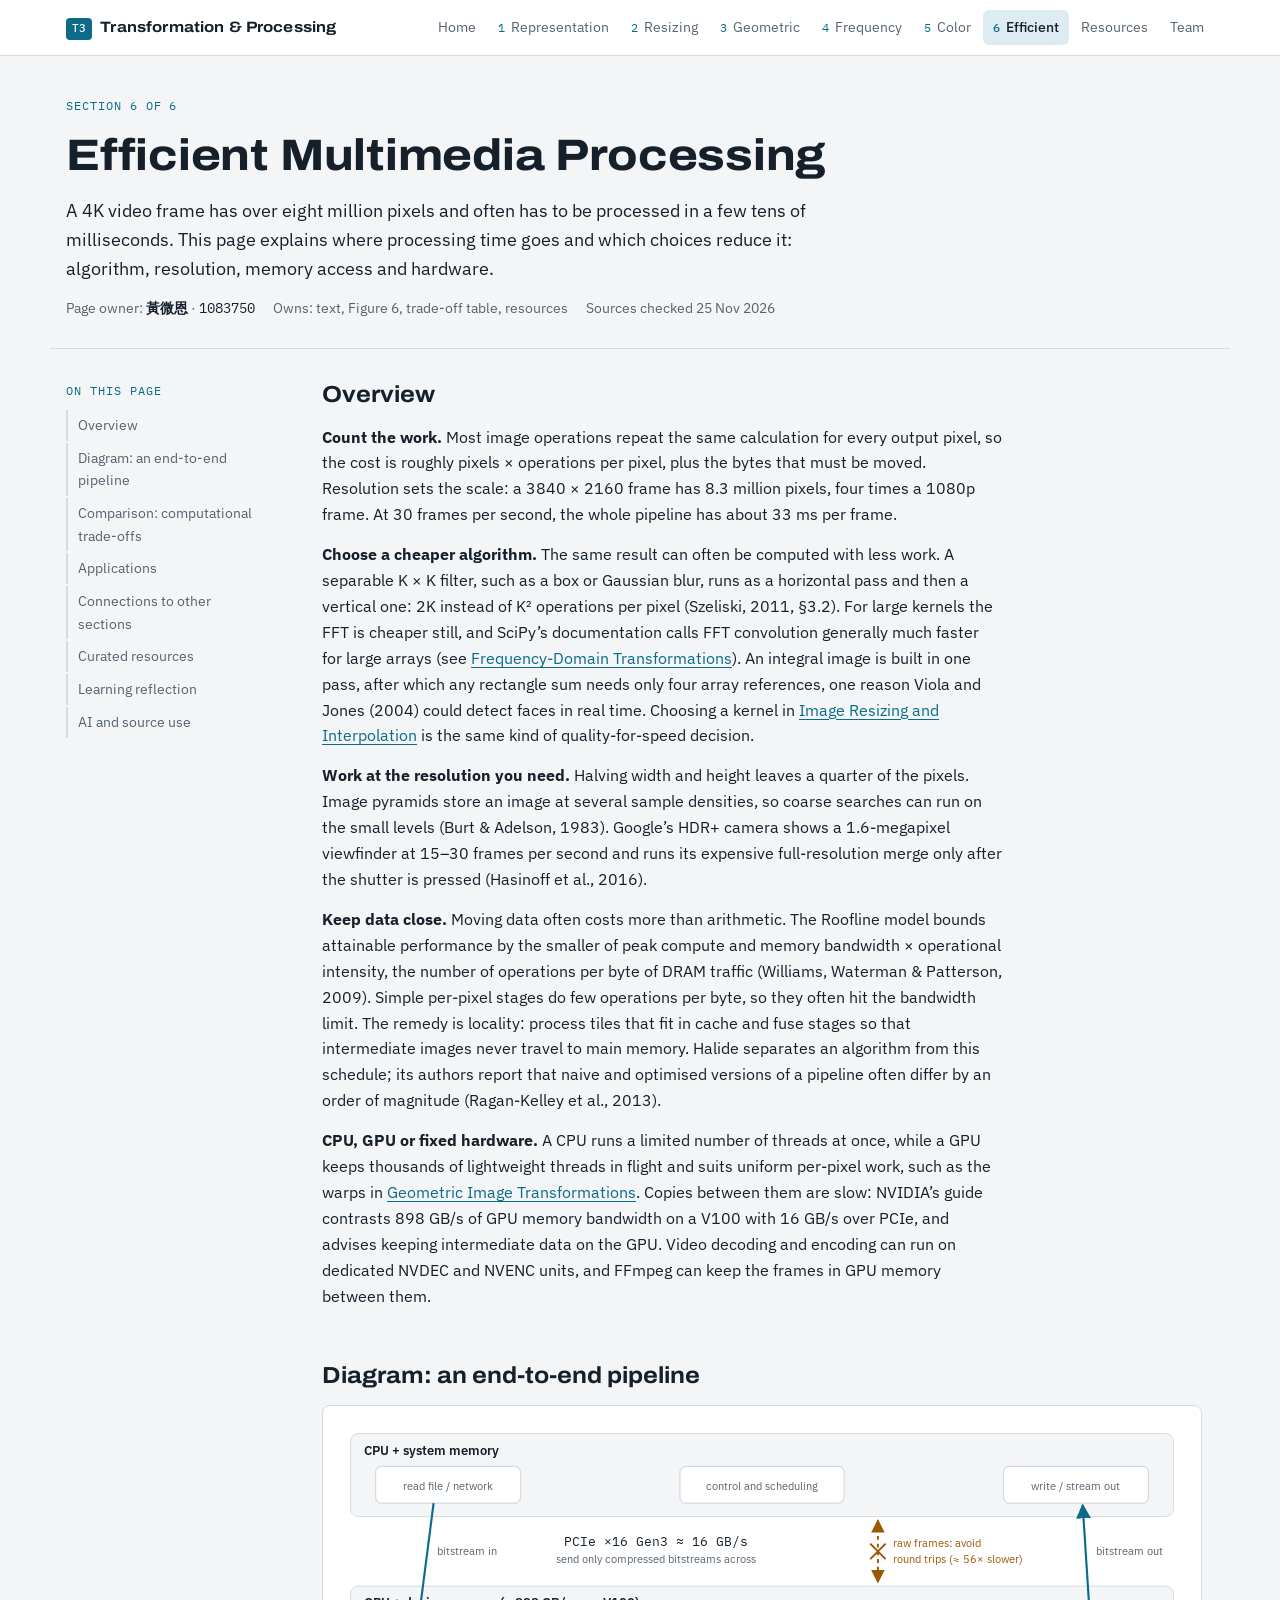
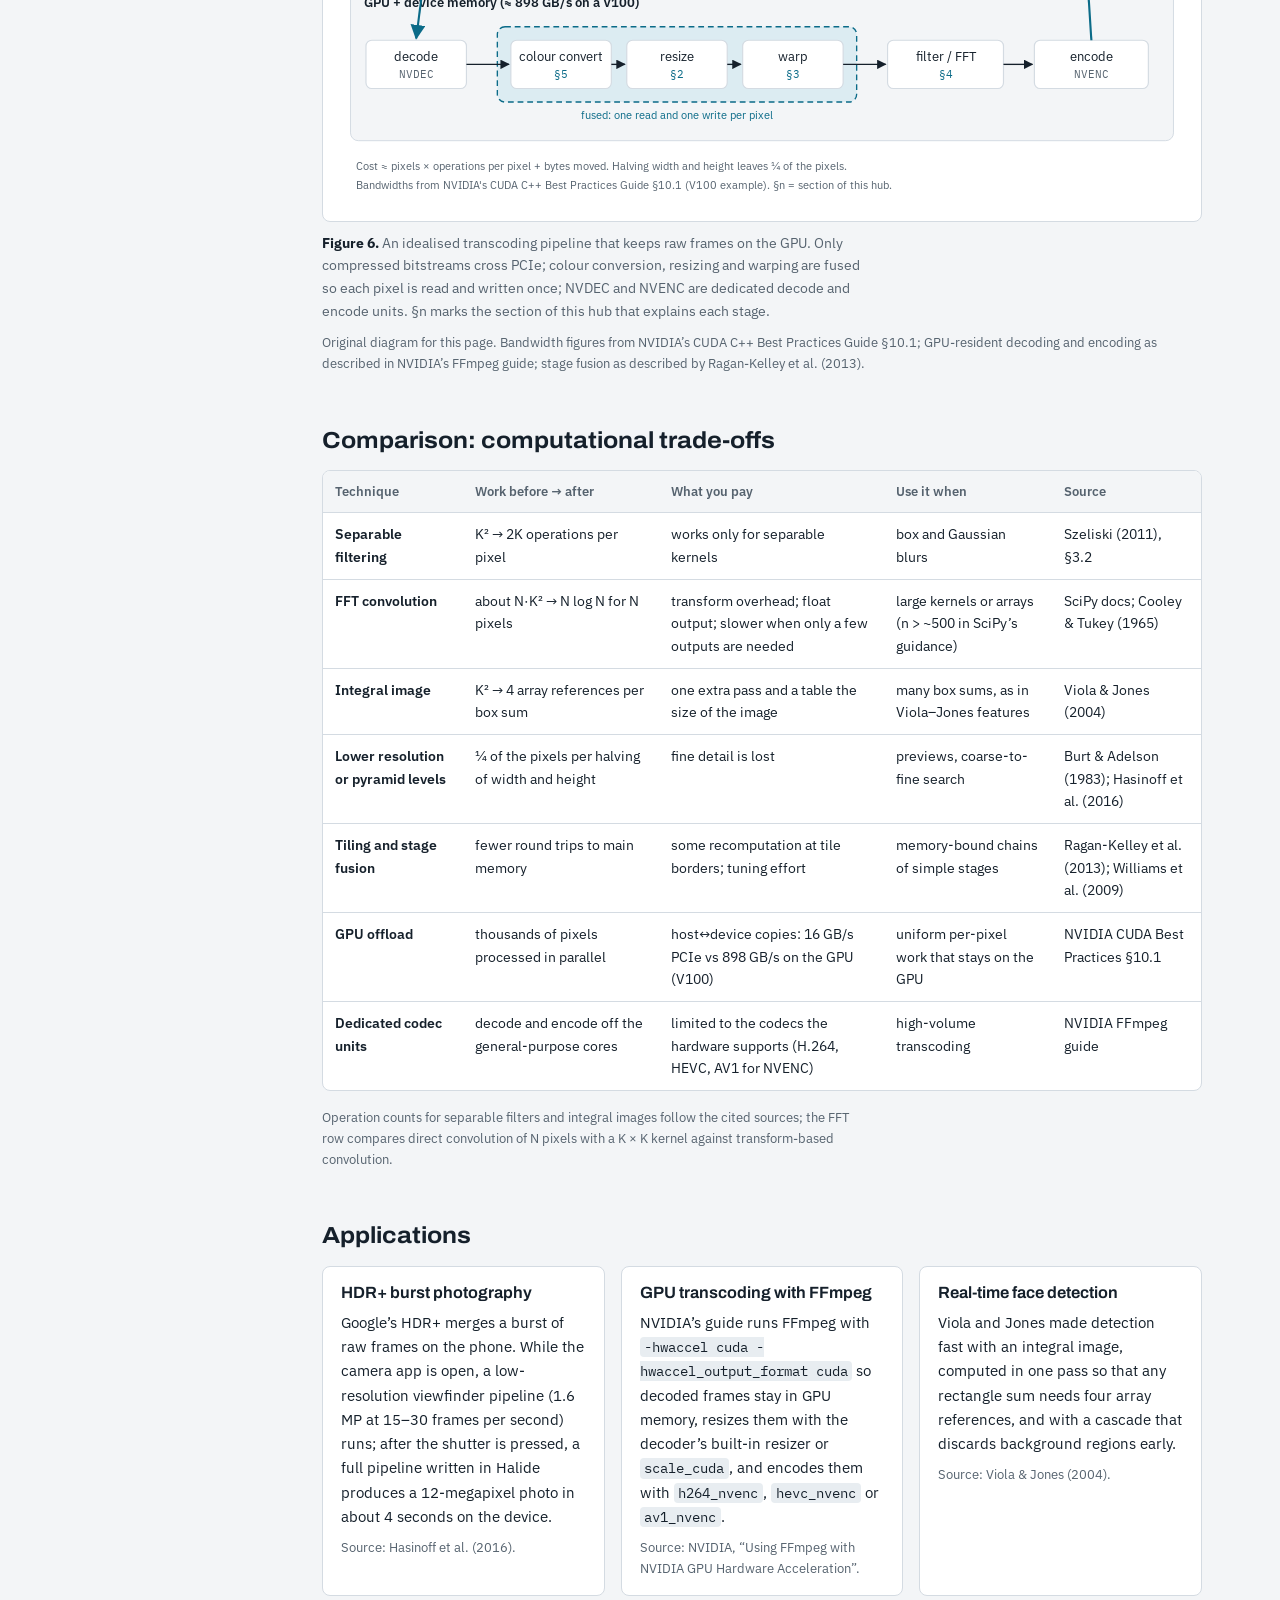
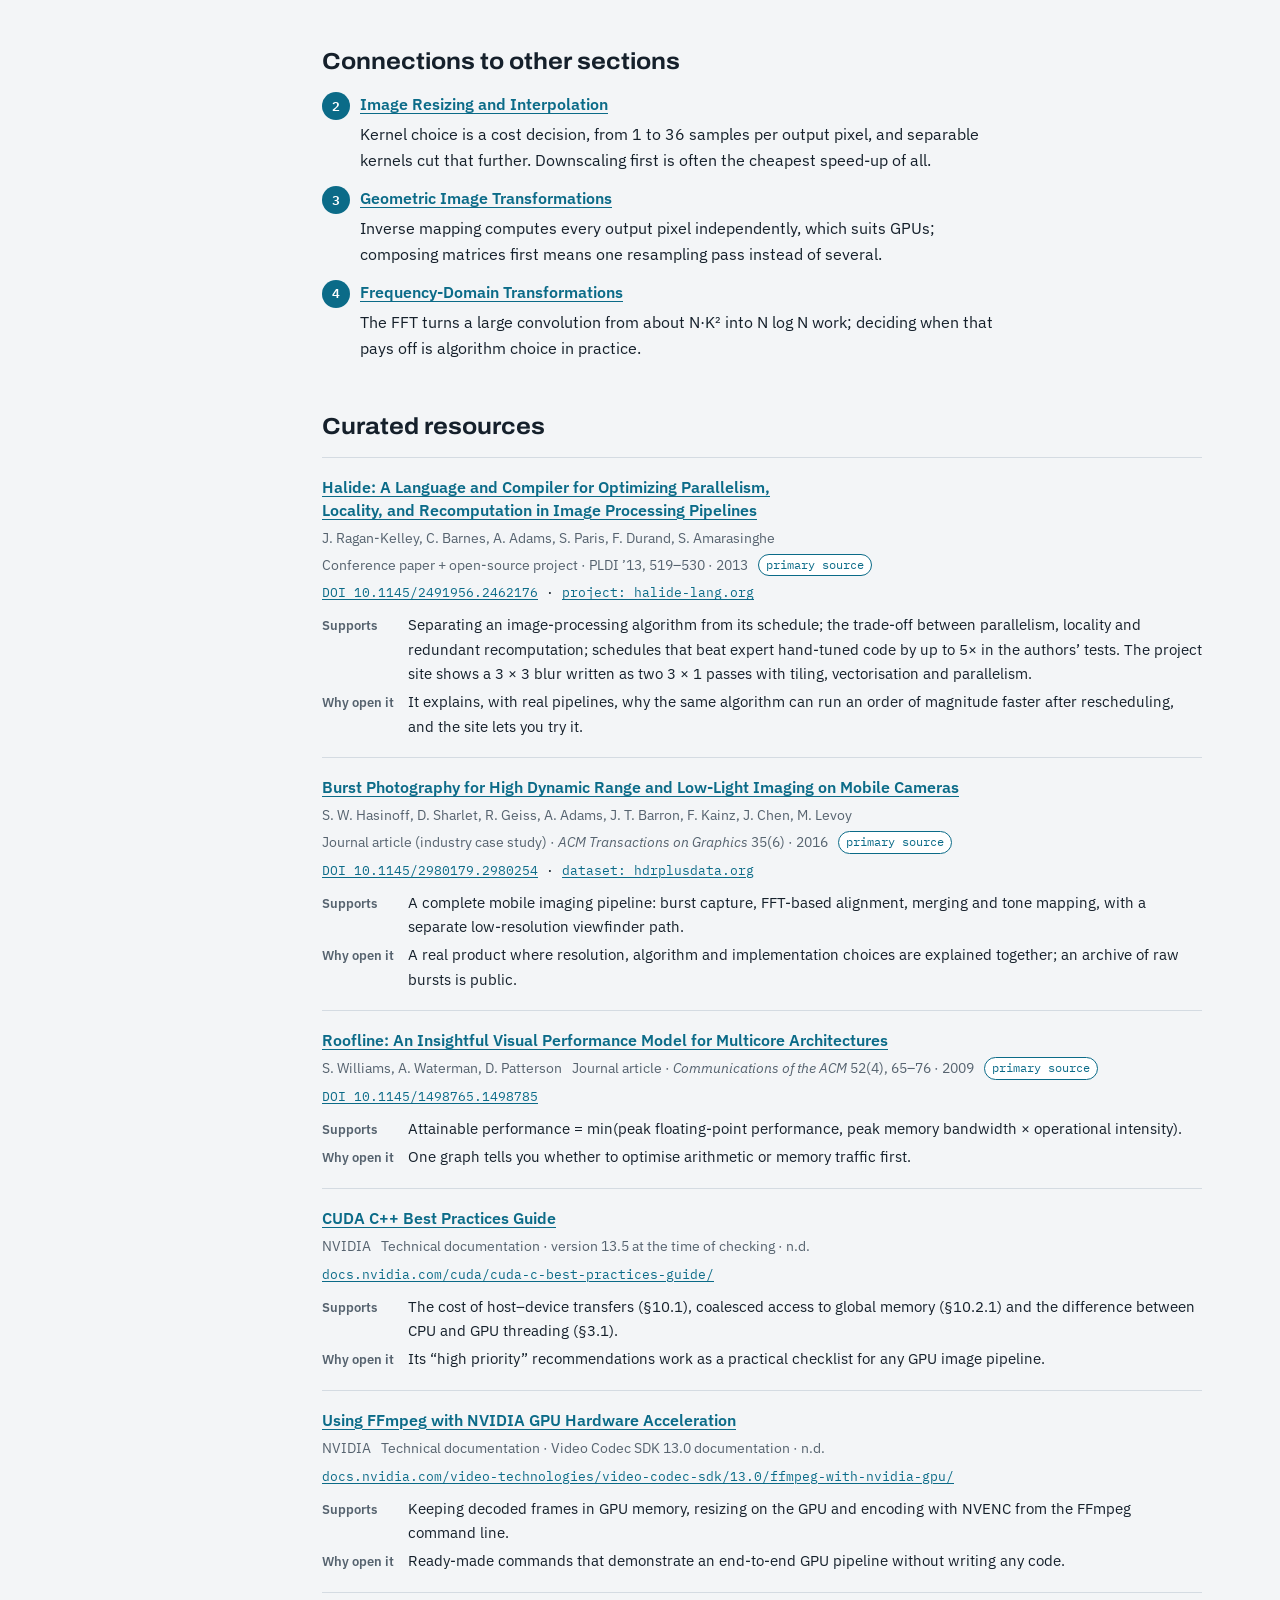
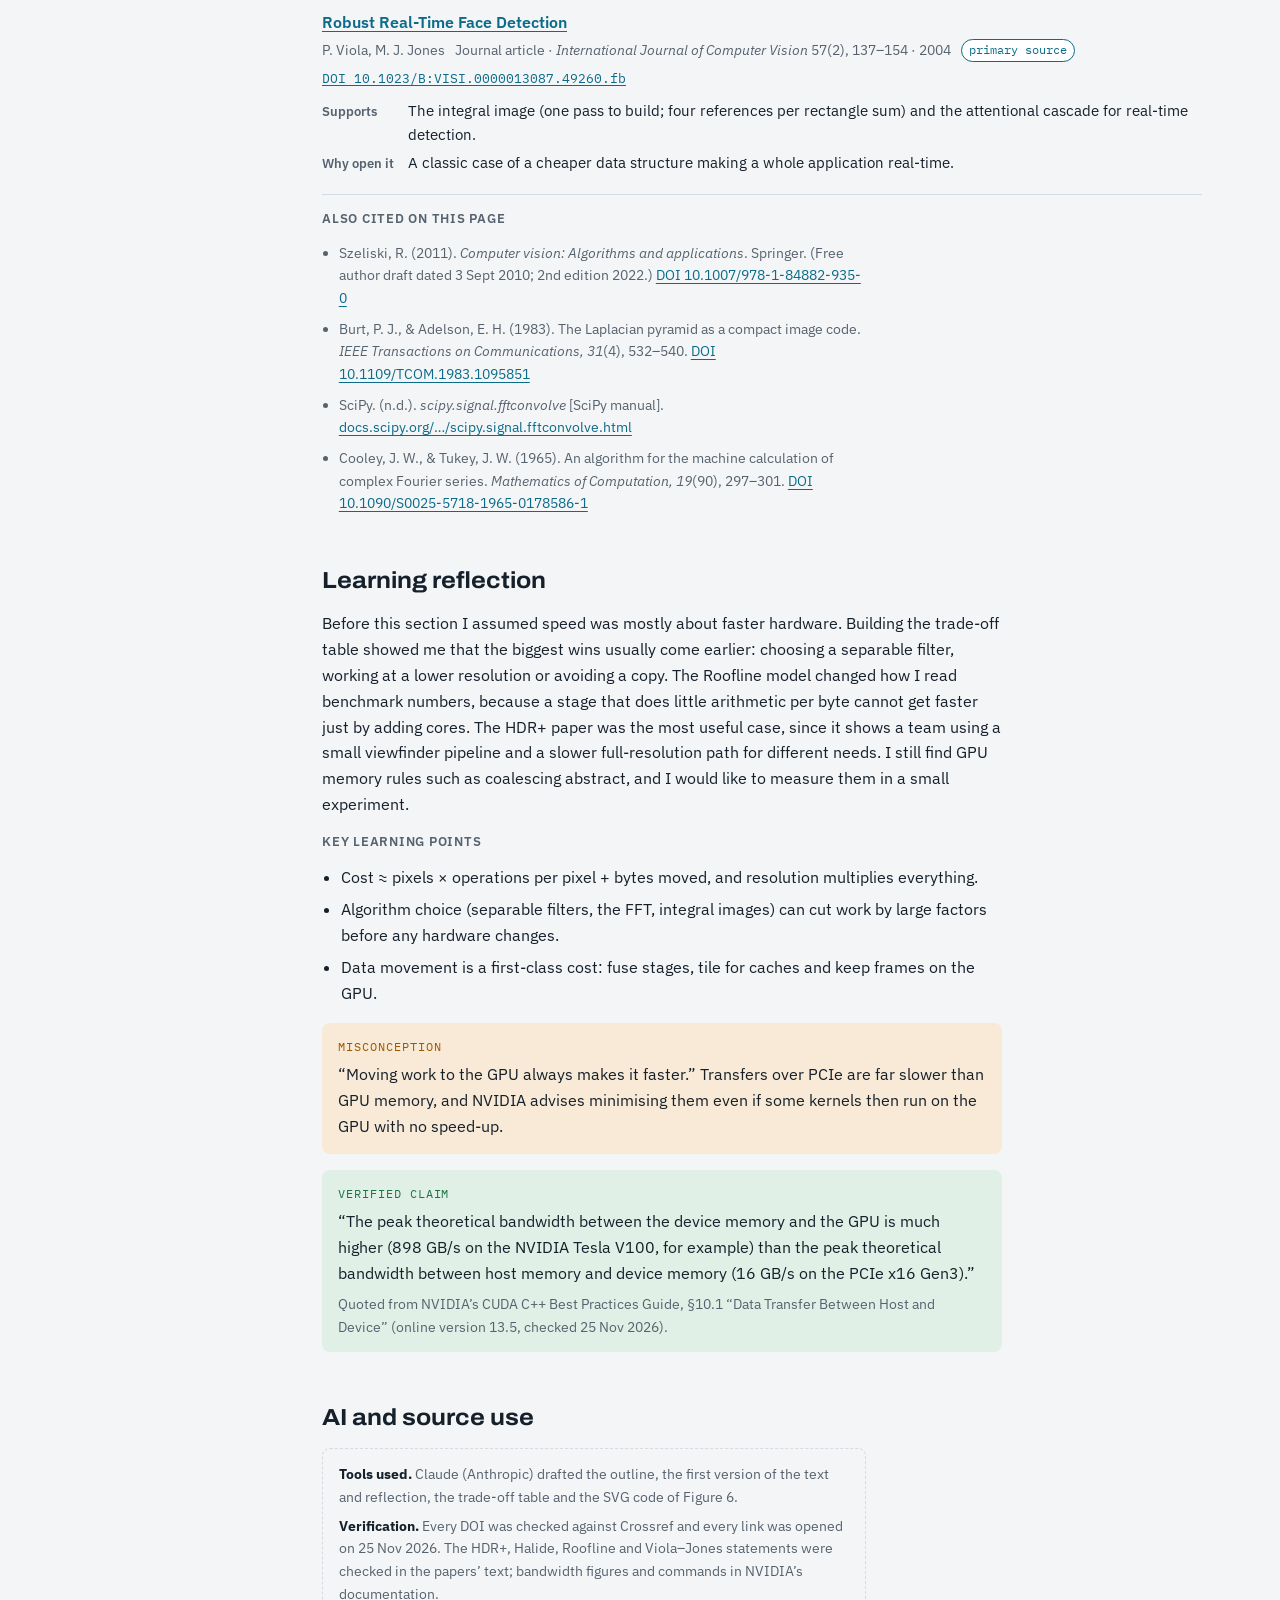
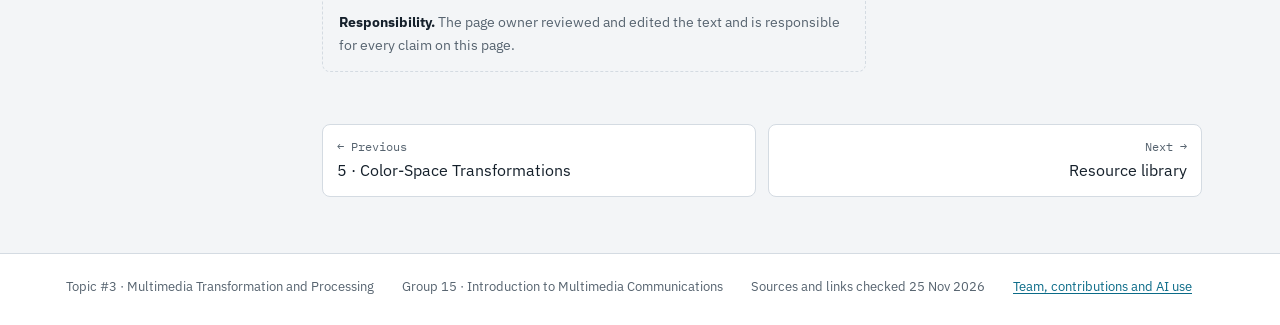
<file: s6-efficient.html>
<!doctype html>
<html lang="en">
<head>
<meta charset="utf-8">
<meta name="viewport" content="width=device-width, initial-scale=1, viewport-fit=cover">
<title>Efficient Multimedia Processing · Topic 3 Learning Hub</title>
<meta name="description" content="Algorithm choice, resolution, memory access and CPU/GPU trade-offs in end-to-end multimedia processing pipelines, with documented cases.">
<link rel="icon" href="data:image/svg+xml,%3Csvg xmlns='http://www.w3.org/2000/svg' viewBox='0 0 16 16'%3E%3Crect width='16' height='16' rx='3' fill='%230b6b88'/%3E%3Cg fill='%23fff'%3E%3Ccircle cx='4' cy='4' r='1.3'/%3E%3Ccircle cx='8' cy='4' r='1.3'/%3E%3Ccircle cx='12' cy='4' r='1.3'/%3E%3Ccircle cx='4' cy='8' r='1.3'/%3E%3Ccircle cx='8' cy='8' r='1.3'/%3E%3Ccircle cx='12' cy='8' r='1.3'/%3E%3Ccircle cx='4' cy='12' r='1.3'/%3E%3Ccircle cx='8' cy='12' r='1.3'/%3E%3Ccircle cx='12' cy='12' r='1.3'/%3E%3C/g%3E%3C/svg%3E">
<link rel="preconnect" href="https://fonts.googleapis.com">
<link rel="preconnect" href="https://fonts.gstatic.com" crossorigin>
<link rel="stylesheet" href="https://fonts.googleapis.com/css2?family=Archivo:wdth,wght@62..125,100..900&family=IBM+Plex+Mono:wght@400;500&family=IBM+Plex+Sans:ital,wght@0,400;0,500;0,600;1,400&display=swap">
<link rel="stylesheet" href="assets/style.css">
<script src="assets/site.js" defer></script>
</head>
<body>
<a class="skip" href="#main">Skip to content</a>
<header class="topbar"><div class="wrap"><a class="brand" href="index.html"><span class="tag">T3</span><span class="brand-name">Transformation &amp; Processing</span></a><nav class="nav" aria-label="Site"><a href="index.html" class="text-link"><span class="lbl">Home</span></a><a href="s1-representation.html" title="Section 1 · Digital Multimedia Representation"><span class="n">1</span><span class="lbl">Representation</span></a><a href="s2-resizing.html" title="Section 2 · Image Resizing and Interpolation"><span class="n">2</span><span class="lbl">Resizing</span></a><a href="s3-geometric.html" title="Section 3 · Geometric Image Transformations"><span class="n">3</span><span class="lbl">Geometric</span></a><a href="s4-frequency.html" title="Section 4 · Frequency-Domain Transformations"><span class="n">4</span><span class="lbl">Frequency</span></a><a href="s5-color.html" title="Section 5 · Color-Space Transformations"><span class="n">5</span><span class="lbl">Color</span></a><a href="s6-efficient.html" title="Section 6 · Efficient Multimedia Processing" aria-current="page"><span class="n">6</span><span class="lbl">Efficient</span></a><a href="resources.html" class="text-link"><span class="lbl">Resources</span></a><a href="team.html" class="text-link"><span class="lbl">Team</span></a></nav></div></header>
<main id="main"><div class="wrap page-head">
<p class="eyebrow">Section 6 of 6</p>
<h1>Efficient Multimedia Processing</h1>
<p class="lead">A 4K video frame has over eight million pixels and often has to be processed in a few tens of milliseconds. This page explains where processing time goes and which choices reduce it: algorithm, resolution, memory access and hardware.</p>
<div class="owner"><span>Page owner: <b><span class="who" data-sid="1083750">黃微恩</span></b> · <span class="id">1083750</span></span><span>Owns: text, Figure 6, trade-off table, resources</span><span>Sources checked 25 Nov 2026</span></div>
</div><div class="wrap layout"><aside class="toc"><nav aria-label="On this page"><p class="eyebrow">On this page</p><a href="#s6-overview">Overview</a><a href="#s6-figure">Diagram: an end-to-end pipeline</a><a href="#s6-compare">Comparison: computational trade-offs</a><a href="#s6-apps">Applications</a><a href="#s6-links">Connections to other sections</a><a href="#s6-resources">Curated resources</a><a href="#s6-reflection">Learning reflection</a><a href="#s6-ai">AI and source use</a></nav></aside><article class="doc">
<section class="block" id="s6-overview">
<h2>Overview</h2>
<div class="prose" data-wc="explain">
<p><b>Count the work.</b> Most image operations repeat the same calculation for every output pixel, so the cost is roughly pixels × operations per pixel, plus the bytes that must be moved. Resolution sets the scale: a 3840 × 2160 frame has 8.3 million pixels, four times a 1080p frame. At 30 frames per second, the whole pipeline has about 33 ms per frame.</p>
<p><b>Choose a cheaper algorithm.</b> The same result can often be computed with less work. A separable K × K filter, such as a box or Gaussian blur, runs as a horizontal pass and then a vertical one: 2K instead of K² operations per pixel (Szeliski, 2011, §3.2). For large kernels the FFT is cheaper still, and SciPy’s documentation calls FFT convolution generally much faster for large arrays (see <a href="s4-frequency.html">Frequency-Domain Transformations</a>). An integral image is built in one pass, after which any rectangle sum needs only four array references, one reason Viola and Jones (2004) could detect faces in real time. Choosing a kernel in <a href="s2-resizing.html">Image Resizing and Interpolation</a> is the same kind of quality-for-speed decision.</p>
<p><b>Work at the resolution you need.</b> Halving width and height leaves a quarter of the pixels. Image pyramids store an image at several sample densities, so coarse searches can run on the small levels (Burt &amp; Adelson, 1983). Google’s HDR+ camera shows a 1.6-megapixel viewfinder at 15–30 frames per second and runs its expensive full-resolution merge only after the shutter is pressed (Hasinoff et al., 2016).</p>
<p><b>Keep data close.</b> Moving data often costs more than arithmetic. The Roofline model bounds attainable performance by the smaller of peak compute and memory bandwidth × operational intensity, the number of operations per byte of DRAM traffic (Williams, Waterman &amp; Patterson, 2009). Simple per-pixel stages do few operations per byte, so they often hit the bandwidth limit. The remedy is locality: process tiles that fit in cache and fuse stages so that intermediate images never travel to main memory. Halide separates an algorithm from this schedule; its authors report that naive and optimised versions of a pipeline often differ by an order of magnitude (Ragan-Kelley et al., 2013).</p>
<p><b>CPU, GPU or fixed hardware.</b> A CPU runs a limited number of threads at once, while a GPU keeps thousands of lightweight threads in flight and suits uniform per-pixel work, such as the warps in <a href="s3-geometric.html">Geometric Image Transformations</a>. Copies between them are slow: NVIDIA’s guide contrasts 898 GB/s of GPU memory bandwidth on a V100 with 16 GB/s over PCIe, and advises keeping intermediate data on the GPU. Video decoding and encoding can run on dedicated NVDEC and NVENC units, and FFmpeg can keep the frames in GPU memory between them.</p>
</div>
</section>

<section class="block" id="s6-figure">
<h2>Diagram: an end-to-end pipeline</h2>
<figure class="fig">
<div class="fig-scroll"><svg class="dia" id="fig-s6" viewBox="0 0 880 400" role="img" aria-labelledby="fig-s6-title fig-s6-desc" xmlns="http://www.w3.org/2000/svg"><title id="fig-s6-title">A video processing pipeline that keeps frames on the GPU</title><desc id="fig-s6-desc">The CPU reads compressed video and writes compressed output. Decoding, colour conversion, resizing, warping, filtering and encoding run on the GPU, with the middle stages fused so each pixel is read and written once. Copies of raw frames across PCIe, about 56 times slower than GPU memory in NVIDIA&#x27;s V100 example, are avoided.</desc><defs><marker id="fig-s6-ah" viewBox="0 0 10 10" refX="9" refY="5" markerWidth="7" markerHeight="7" orient="auto-start-reverse"><path d="M0,0 L10,5 L0,10 z" class="f-ink"/></marker><marker id="fig-s6-ah-acc" viewBox="0 0 10 10" refX="9" refY="5" markerWidth="7" markerHeight="7" orient="auto-start-reverse"><path d="M0,0 L10,5 L0,10 z" class="f-acc"/></marker><marker id="fig-s6-ah-warm" viewBox="0 0 10 10" refX="9" refY="5" markerWidth="7" markerHeight="7" orient="auto-start-reverse"><path d="M0,0 L10,5 L0,10 z" class="f-warm"/></marker></defs><rect x="14.0" y="14.0" width="852.0" height="86.0" rx="8" class="lane"/><text x="28.0" y="36.0" class="t-b" text-anchor="start">CPU + system memory</text><rect x="14.0" y="172.0" width="852.0" height="160.0" rx="8" class="lane"/><text x="28.0" y="194.0" class="t-b" text-anchor="start">GPU + device memory  (≈ 898 GB/s on a V100)</text><rect x="40.0" y="48.0" width="150.0" height="38.0" rx="6" class="box"/><text x="115.0" y="72.0" class="t-s" text-anchor="middle">read file / network</text><rect x="355.0" y="48.0" width="170.0" height="38.0" rx="6" class="box"/><text x="440.0" y="72.0" class="t-s" text-anchor="middle">control and scheduling</text><rect x="690.0" y="48.0" width="150.0" height="38.0" rx="6" class="box"/><text x="765.0" y="72.0" class="t-s" text-anchor="middle">write / stream out</text><text x="330.0" y="130.0" class="t t-m" text-anchor="middle">PCIe ×16 Gen3 ≈ 16 GB/s</text><text x="330.0" y="148.0" class="t-s" text-anchor="middle">send only compressed bitstreams across</text><rect x="30.0" y="228.0" width="104.0" height="50.0" rx="6" class="box"/><text x="82.0" y="249.0" class="t" text-anchor="middle">decode</text><text x="82.0" y="267.0" class="t-s t-m" text-anchor="middle">NVDEC</text><rect x="166.0" y="214.0" width="372.0" height="78.0" rx="8" class="fuse"/><text x="352.0" y="310.0" class="t-s t-acc" text-anchor="middle">fused: one read and one write per pixel</text><rect x="180.0" y="228.0" width="104.0" height="50.0" rx="6" class="box"/><text x="232.0" y="249.0" class="t" text-anchor="middle">colour convert</text><text x="232.0" y="267.0" class="t-s t-m t-acc" text-anchor="middle">§5</text><line x1="284.0" y1="253.0" x2="298.0" y2="253.0" class="ln" marker-end="url(#fig-s6-ah)"/><rect x="300.0" y="228.0" width="104.0" height="50.0" rx="6" class="box"/><text x="352.0" y="249.0" class="t" text-anchor="middle">resize</text><text x="352.0" y="267.0" class="t-s t-m t-acc" text-anchor="middle">§2</text><line x1="404.0" y1="253.0" x2="418.0" y2="253.0" class="ln" marker-end="url(#fig-s6-ah)"/><rect x="420.0" y="228.0" width="104.0" height="50.0" rx="6" class="box"/><text x="472.0" y="249.0" class="t" text-anchor="middle">warp</text><text x="472.0" y="267.0" class="t-s t-m t-acc" text-anchor="middle">§3</text><line x1="134.0" y1="253.0" x2="178.0" y2="253.0" class="ln" marker-end="url(#fig-s6-ah)"/><rect x="570.0" y="228.0" width="120.0" height="50.0" rx="6" class="box"/><text x="630.0" y="249.0" class="t" text-anchor="middle">filter / FFT</text><text x="630.0" y="267.0" class="t-s t-m t-acc" text-anchor="middle">§4</text><line x1="524.0" y1="253.0" x2="568.0" y2="253.0" class="ln" marker-end="url(#fig-s6-ah)"/><rect x="722.0" y="228.0" width="118.0" height="50.0" rx="6" class="box"/><text x="781.0" y="249.0" class="t" text-anchor="middle">encode</text><text x="781.0" y="267.0" class="t-s t-m" text-anchor="middle">NVENC</text><line x1="690.0" y1="253.0" x2="720.0" y2="253.0" class="ln" marker-end="url(#fig-s6-ah)"/><line x1="100.0" y1="86.0" x2="82.0" y2="226.0" class="acc" marker-end="url(#fig-s6-ah-acc)"/><text x="104.0" y="140.0" class="t-s" text-anchor="start">bitstream in</text><line x1="781.0" y1="228.0" x2="772.0" y2="88.0" class="acc" marker-end="url(#fig-s6-ah-acc)"/><text x="786.0" y="140.0" class="t-s" text-anchor="start">bitstream out</text><line x1="560.0" y1="104.0" x2="560.0" y2="168.0" class="warm dash" marker-start="url(#fig-s6-ah-warm)" marker-end="url(#fig-s6-ah-warm)"/><line x1="552.0" y1="128.0" x2="568.0" y2="144.0" class="warm"/><line x1="552.0" y1="144.0" x2="568.0" y2="128.0" class="warm"/><text x="576.0" y="132.0" class="t-s t-warm" text-anchor="start">raw frames: avoid</text><text x="576.0" y="148.0" class="t-s t-warm" text-anchor="start">round trips (≈ 56× slower)</text><text x="20.0" y="362.0" class="t-s" text-anchor="start">Cost ≈ pixels × operations per pixel + bytes moved.  Halving width and height leaves ¼ of the pixels.</text><text x="20.0" y="382.0" class="t-s" text-anchor="start">Bandwidths from NVIDIA's CUDA C++ Best Practices Guide §10.1 (V100 example). §n = section of this hub.</text></svg></div>
<figcaption><b>Figure 6.</b> An idealised transcoding pipeline that keeps raw frames on the GPU. Only compressed bitstreams cross PCIe; colour conversion, resizing and warping are fused so each pixel is read and written once; NVDEC and NVENC are dedicated decode and encode units. §n marks the section of this hub that explains each stage.</figcaption>
<p class="credit">Original diagram for this page. Bandwidth figures from NVIDIA’s CUDA C++ Best Practices Guide §10.1; GPU-resident decoding and encoding as described in NVIDIA’s FFmpeg guide; stage fusion as described by Ragan-Kelley et al. (2013).</p>
</figure>
</section>

<section class="block" id="s6-compare">
<h2>Comparison: computational trade-offs</h2>
<div class="tbl-wrap">
<table>
<thead><tr><th scope="col">Technique</th><th scope="col">Work before → after</th><th scope="col">What you pay</th><th scope="col">Use it when</th><th scope="col">Source</th></tr></thead>
<tbody>
<tr><th scope="row">Separable filtering</th><td>K² → 2K operations per pixel</td><td>works only for separable kernels</td><td>box and Gaussian blurs</td><td>Szeliski (2011), §3.2</td></tr>
<tr><th scope="row">FFT convolution</th><td>about N·K² → N log N for N pixels</td><td>transform overhead; float output; slower when only a few outputs are needed</td><td>large kernels or arrays (n &gt; ~500 in SciPy’s guidance)</td><td>SciPy docs; Cooley &amp; Tukey (1965)</td></tr>
<tr><th scope="row">Integral image</th><td>K² → 4 array references per box sum</td><td>one extra pass and a table the size of the image</td><td>many box sums, as in Viola–Jones features</td><td>Viola &amp; Jones (2004)</td></tr>
<tr><th scope="row">Lower resolution or pyramid levels</th><td>¼ of the pixels per halving of width and height</td><td>fine detail is lost</td><td>previews, coarse-to-fine search</td><td>Burt &amp; Adelson (1983); Hasinoff et al. (2016)</td></tr>
<tr><th scope="row">Tiling and stage fusion</th><td>fewer round trips to main memory</td><td>some recomputation at tile borders; tuning effort</td><td>memory-bound chains of simple stages</td><td>Ragan-Kelley et al. (2013); Williams et al. (2009)</td></tr>
<tr><th scope="row">GPU offload</th><td>thousands of pixels processed in parallel</td><td>host↔device copies: 16 GB/s PCIe vs 898 GB/s on the GPU (V100)</td><td>uniform per-pixel work that stays on the GPU</td><td>NVIDIA CUDA Best Practices §10.1</td></tr>
<tr><th scope="row">Dedicated codec units</th><td>decode and encode off the general-purpose cores</td><td>limited to the codecs the hardware supports (H.264, HEVC, AV1 for NVENC)</td><td>high-volume transcoding</td><td>NVIDIA FFmpeg guide</td></tr>
</tbody>
</table>
</div>
<p class="tbl-note">Operation counts for separable filters and integral images follow the cited sources; the FFT row compares direct convolution of N pixels with a K × K kernel against transform-based convolution.</p>
</section>

<section class="block" id="s6-apps">
<h2>Applications</h2>
<div class="cases three">
<div class="case"><h3>HDR+ burst photography</h3><p>Google’s HDR+ merges a burst of raw frames on the phone. While the camera app is open, a low-resolution viewfinder pipeline (1.6 MP at 15–30 frames per second) runs; after the shutter is pressed, a full pipeline written in Halide produces a 12-megapixel photo in about 4 seconds on the device.</p><p class="src">Source: Hasinoff et al. (2016).</p></div>
<div class="case"><h3>GPU transcoding with FFmpeg</h3><p>NVIDIA’s guide runs FFmpeg with <code>-hwaccel cuda -hwaccel_output_format cuda</code> so decoded frames stay in GPU memory, resizes them with the decoder’s built-in resizer or <code>scale_cuda</code>, and encodes them with <code>h264_nvenc</code>, <code>hevc_nvenc</code> or <code>av1_nvenc</code>.</p><p class="src">Source: NVIDIA, “Using FFmpeg with NVIDIA GPU Hardware Acceleration”.</p></div>
<div class="case"><h3>Real-time face detection</h3><p>Viola and Jones made detection fast with an integral image, computed in one pass so that any rectangle sum needs four array references, and with a cascade that discards background regions early.</p><p class="src">Source: Viola &amp; Jones (2004).</p></div>
</div>
</section>

<section class="block" id="s6-links">
<h2>Connections to other sections</h2>
<ol class="links-out">
<li><span class="n">2</span><a href="s2-resizing.html">Image Resizing and Interpolation</a><p>Kernel choice is a cost decision, from 1 to 36 samples per output pixel, and separable kernels cut that further. Downscaling first is often the cheapest speed-up of all.</p></li>
<li><span class="n">3</span><a href="s3-geometric.html">Geometric Image Transformations</a><p>Inverse mapping computes every output pixel independently, which suits GPUs; composing matrices first means one resampling pass instead of several.</p></li>
<li><span class="n">4</span><a href="s4-frequency.html">Frequency-Domain Transformations</a><p>The FFT turns a large convolution from about N·K² into N log N work; deciding when that pays off is algorithm choice in practice.</p></li>
</ol>
</section>

<section class="block" id="s6-resources">
<h2>Curated resources</h2>
<div class="res-list">
<article class="res" id="s6-r-halide"><h3><a href="https://doi.org/10.1145/2491956.2462176">Halide: A Language and Compiler for Optimizing Parallelism, Locality, and Recomputation in Image Processing Pipelines</a></h3><p class="res-meta"><span>J. Ragan-Kelley, C. Barnes, A. Adams, S. Paris, F. Durand, S. Amarasinghe</span><span>Conference paper + open-source project · PLDI ’13, 519–530 · 2013</span><span class="chip primary">primary source</span></p><p class="res-link"><a href="https://doi.org/10.1145/2491956.2462176">DOI 10.1145/2491956.2462176</a> · <a href="https://halide-lang.org/">project: halide-lang.org</a></p><dl><dt>Supports</dt><dd>Separating an image-processing algorithm from its schedule; the trade-off between parallelism, locality and redundant recomputation; schedules that beat expert hand-tuned code by up to 5× in the authors’ tests. The project site shows a 3 × 3 blur written as two 3 × 1 passes with tiling, vectorisation and parallelism.</dd><dt>Why open it</dt><dd>It explains, with real pipelines, why the same algorithm can run an order of magnitude faster after rescheduling, and the site lets you try it.</dd></dl></article>
<article class="res" id="s6-r-hasinoff2016"><h3><a href="https://doi.org/10.1145/2980179.2980254">Burst Photography for High Dynamic Range and Low-Light Imaging on Mobile Cameras</a></h3><p class="res-meta"><span>S. W. Hasinoff, D. Sharlet, R. Geiss, A. Adams, J. T. Barron, F. Kainz, J. Chen, M. Levoy</span><span>Journal article (industry case study) · <i>ACM Transactions on Graphics</i> 35(6) · 2016</span><span class="chip primary">primary source</span></p><p class="res-link"><a href="https://doi.org/10.1145/2980179.2980254">DOI 10.1145/2980179.2980254</a> · <a href="https://hdrplusdata.org/">dataset: hdrplusdata.org</a></p><dl><dt>Supports</dt><dd>A complete mobile imaging pipeline: burst capture, FFT-based alignment, merging and tone mapping, with a separate low-resolution viewfinder path.</dd><dt>Why open it</dt><dd>A real product where resolution, algorithm and implementation choices are explained together; an archive of raw bursts is public.</dd></dl></article>
<article class="res" id="s6-r-williams2009"><h3><a href="https://doi.org/10.1145/1498765.1498785">Roofline: An Insightful Visual Performance Model for Multicore Architectures</a></h3><p class="res-meta"><span>S. Williams, A. Waterman, D. Patterson</span><span>Journal article · <i>Communications of the ACM</i> 52(4), 65–76 · 2009</span><span class="chip primary">primary source</span></p><p class="res-link"><a href="https://doi.org/10.1145/1498765.1498785">DOI 10.1145/1498765.1498785</a></p><dl><dt>Supports</dt><dd>Attainable performance = min(peak floating-point performance, peak memory bandwidth × operational intensity).</dd><dt>Why open it</dt><dd>One graph tells you whether to optimise arithmetic or memory traffic first.</dd></dl></article>
<article class="res" id="s6-r-cuda_bp"><h3><a href="https://docs.nvidia.com/cuda/cuda-c-best-practices-guide/">CUDA C++ Best Practices Guide</a></h3><p class="res-meta"><span>NVIDIA</span><span>Technical documentation · version 13.5 at the time of checking · n.d.</span></p><p class="res-link"><a href="https://docs.nvidia.com/cuda/cuda-c-best-practices-guide/">docs.nvidia.com/cuda/cuda-c-best-practices-guide/</a></p><dl><dt>Supports</dt><dd>The cost of host–device transfers (§10.1), coalesced access to global memory (§10.2.1) and the difference between CPU and GPU threading (§3.1).</dd><dt>Why open it</dt><dd>Its “high priority” recommendations work as a practical checklist for any GPU image pipeline.</dd></dl></article>
<article class="res" id="s6-r-nvidia_ffmpeg"><h3><a href="https://docs.nvidia.com/video-technologies/video-codec-sdk/13.0/ffmpeg-with-nvidia-gpu/index.html">Using FFmpeg with NVIDIA GPU Hardware Acceleration</a></h3><p class="res-meta"><span>NVIDIA</span><span>Technical documentation · Video Codec SDK 13.0 documentation · n.d.</span></p><p class="res-link"><a href="https://docs.nvidia.com/video-technologies/video-codec-sdk/13.0/ffmpeg-with-nvidia-gpu/index.html">docs.nvidia.com/video-technologies/video-codec-sdk/13.0/ffmpeg-with-nvidia-gpu/</a></p><dl><dt>Supports</dt><dd>Keeping decoded frames in GPU memory, resizing on the GPU and encoding with NVENC from the FFmpeg command line.</dd><dt>Why open it</dt><dd>Ready-made commands that demonstrate an end-to-end GPU pipeline without writing any code.</dd></dl></article>
<article class="res" id="s6-r-viola2004"><h3><a href="https://doi.org/10.1023/B:VISI.0000013087.49260.fb">Robust Real-Time Face Detection</a></h3><p class="res-meta"><span>P. Viola, M. J. Jones</span><span>Journal article · <i>International Journal of Computer Vision</i> 57(2), 137–154 · 2004</span><span class="chip primary">primary source</span></p><p class="res-link"><a href="https://doi.org/10.1023/B:VISI.0000013087.49260.fb">DOI 10.1023/B:VISI.0000013087.49260.fb</a></p><dl><dt>Supports</dt><dd>The integral image (one pass to build; four references per rectangle sum) and the attentional cascade for real-time detection.</dd><dt>Why open it</dt><dd>A classic case of a cheaper data structure making a whole application real-time.</dd></dl></article>
</div>
<h3 class="sub">Also cited on this page</h3>
<ul class="also" id="s6-also"><li>Szeliski, R. (2011). <i>Computer vision: Algorithms and applications</i>. Springer. (Free author draft dated 3 Sept 2010; 2nd edition 2022.) <a href="https://doi.org/10.1007/978-1-84882-935-0">DOI 10.1007/978-1-84882-935-0</a></li><li>Burt, P. J., &amp; Adelson, E. H. (1983). The Laplacian pyramid as a compact image code. <i>IEEE Transactions on Communications, 31</i>(4), 532–540. <a href="https://doi.org/10.1109/TCOM.1983.1095851">DOI 10.1109/TCOM.1983.1095851</a></li><li>SciPy. (n.d.). <i>scipy.signal.fftconvolve</i> [SciPy manual]. <a href="https://docs.scipy.org/doc/scipy/reference/generated/scipy.signal.fftconvolve.html">docs.scipy.org/…/scipy.signal.fftconvolve.html</a></li><li>Cooley, J. W., &amp; Tukey, J. W. (1965). An algorithm for the machine calculation of complex Fourier series. <i>Mathematics of Computation, 19</i>(90), 297–301. <a href="https://doi.org/10.1090/S0025-5718-1965-0178586-1">DOI 10.1090/S0025-5718-1965-0178586-1</a></li></ul>
</section>

<section class="block" id="s6-reflection">
<h2>Learning reflection</h2>
<!-- OWNER: this reflection is an AI-assisted draft. Rewrite it in your own words before publishing. -->
<p data-wc="reflect" class="reflect-text">Before this section I assumed speed was mostly about faster hardware. Building the trade-off table showed me that the biggest wins usually come earlier: choosing a separable filter, working at a lower resolution or avoiding a copy. The Roofline model changed how I read benchmark numbers, because a stage that does little arithmetic per byte cannot get faster just by adding cores. The HDR+ paper was the most useful case, since it shows a team using a small viewfinder pipeline and a slower full-resolution path for different needs. I still find GPU memory rules such as coalescing abstract, and I would like to measure them in a small experiment.</p>
<h3 class="sub">Key learning points</h3>
<ul class="keypoints">
<li>Cost ≈ pixels × operations per pixel + bytes moved, and resolution multiplies everything.</li>
<li>Algorithm choice (separable filters, the FFT, integral images) can cut work by large factors before any hardware changes.</li>
<li>Data movement is a first-class cost: fuse stages, tile for caches and keep frames on the GPU.</li>
</ul>
<div class="callout miscon"><p class="eyebrow">Misconception</p><p>“Moving work to the GPU always makes it faster.” Transfers over PCIe are far slower than GPU memory, and NVIDIA advises minimising them even if some kernels then run on the GPU with no speed-up.</p></div>
<div class="callout verified"><p class="eyebrow">Verified claim</p><p>“The peak theoretical bandwidth between the device memory and the GPU is much higher (898 GB/s on the NVIDIA Tesla V100, for example) than the peak theoretical bandwidth between host memory and device memory (16 GB/s on the PCIe x16 Gen3).”</p><p class="where">Quoted from NVIDIA’s CUDA C++ Best Practices Guide, §10.1 “Data Transfer Between Host and Device” (online version 13.5, checked 25 Nov 2026).</p></div>
</section>

<section class="block" id="s6-ai">
<h2>AI and source use</h2>
<!-- OWNER: make sure this statement describes exactly what you did before publishing. -->
<div class="ai"><p><b>Tools used.</b> Claude (Anthropic) drafted the outline, the first version of the text and reflection, the trade-off table and the SVG code of Figure 6.</p><p><b>Verification.</b> Every DOI was checked against Crossref and every link was opened on 25 Nov 2026. The HDR+, Halide, Roofline and Viola–Jones statements were checked in the papers’ text; bandwidth figures and commands in NVIDIA’s documentation.</p><p><b>Responsibility.</b> The page owner reviewed and edited the text and is responsible for every claim on this page.</p></div>
</section>
<nav class="pager" aria-label="Previous and next"><a class="prev" href="s5-color.html"><small>← Previous</small><span>5 · Color-Space Transformations</span></a><a class="next" href="resources.html"><small>Next →</small><span>Resource library</span></a></nav></article></div></main>
<footer class="footer"><div class="wrap"><span>Topic #3 · Multimedia Transformation and Processing</span><span>Group <span data-group>15</span> · Introduction to Multimedia Communications</span><span>Sources and links checked 25 Nov 2026</span><a href="team.html">Team, contributions and AI use</a></div></footer>
</body>
</html>
</file>
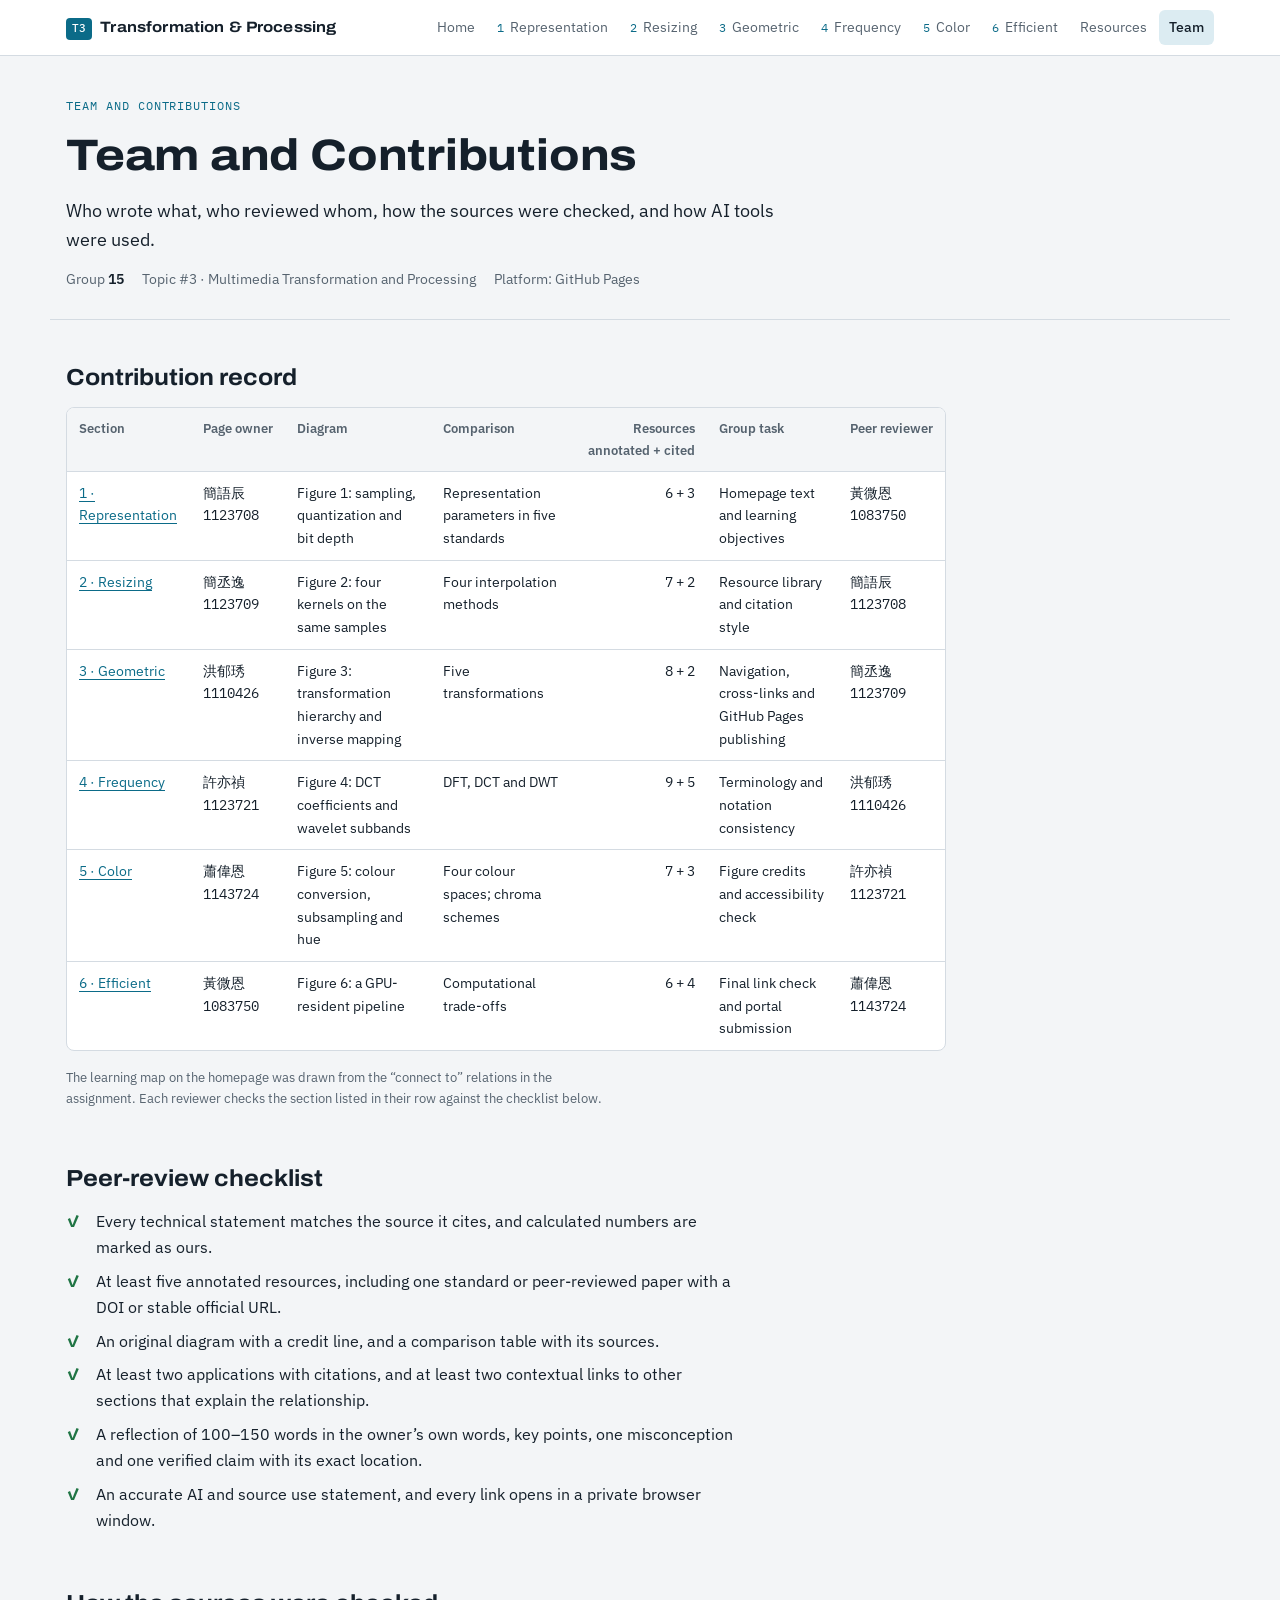
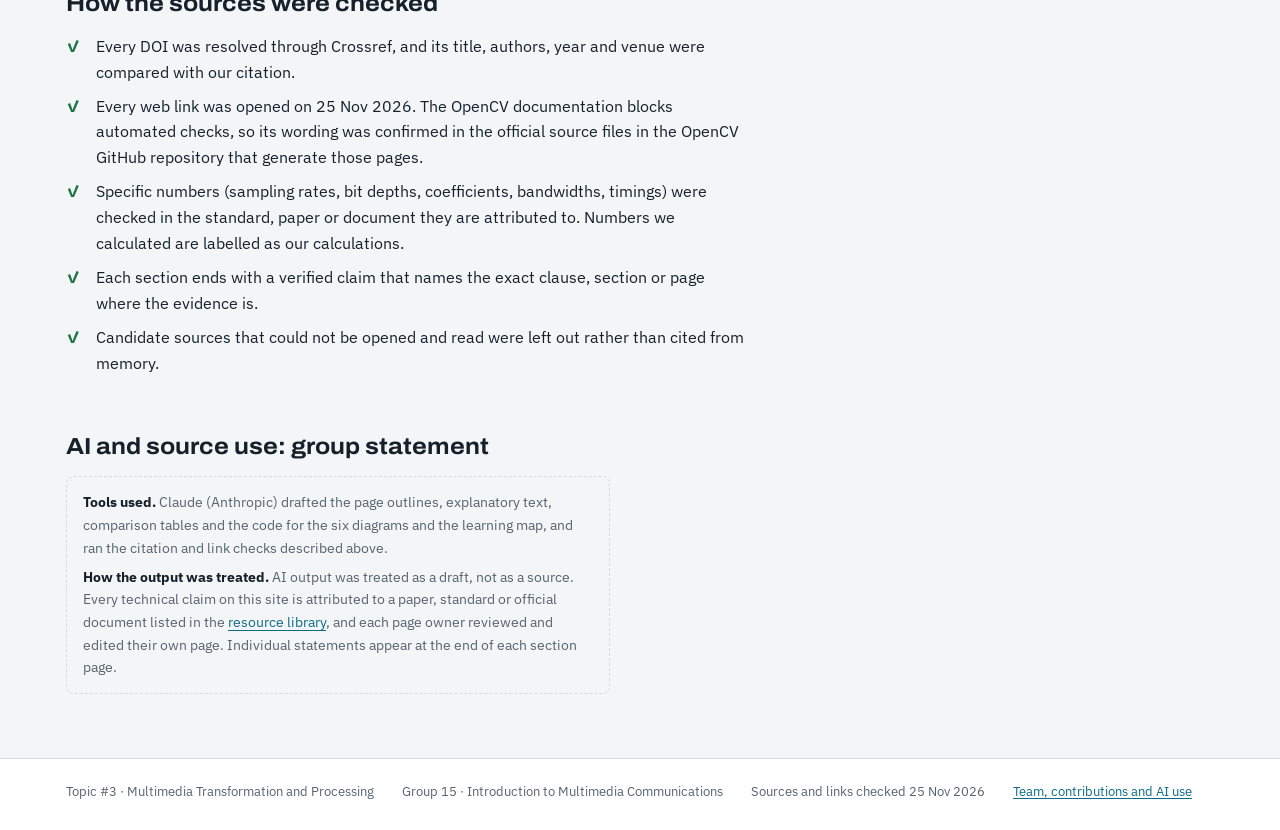
<file: team.html>
<!doctype html>
<html lang="en">
<head>
<meta charset="utf-8">
<meta name="viewport" content="width=device-width, initial-scale=1, viewport-fit=cover">
<title>Team and Contributions · Topic 3 Learning Hub</title>
<meta name="description" content="Section ownership, diagrams, comparisons, resource selection, group tasks, peer review, source checking and AI use for the Topic 3 learning hub.">
<link rel="icon" href="data:image/svg+xml,%3Csvg xmlns='http://www.w3.org/2000/svg' viewBox='0 0 16 16'%3E%3Crect width='16' height='16' rx='3' fill='%230b6b88'/%3E%3Cg fill='%23fff'%3E%3Ccircle cx='4' cy='4' r='1.3'/%3E%3Ccircle cx='8' cy='4' r='1.3'/%3E%3Ccircle cx='12' cy='4' r='1.3'/%3E%3Ccircle cx='4' cy='8' r='1.3'/%3E%3Ccircle cx='8' cy='8' r='1.3'/%3E%3Ccircle cx='12' cy='8' r='1.3'/%3E%3Ccircle cx='4' cy='12' r='1.3'/%3E%3Ccircle cx='8' cy='12' r='1.3'/%3E%3Ccircle cx='12' cy='12' r='1.3'/%3E%3C/g%3E%3C/svg%3E">
<link rel="preconnect" href="https://fonts.googleapis.com">
<link rel="preconnect" href="https://fonts.gstatic.com" crossorigin>
<link rel="stylesheet" href="https://fonts.googleapis.com/css2?family=Archivo:wdth,wght@62..125,100..900&family=IBM+Plex+Mono:wght@400;500&family=IBM+Plex+Sans:ital,wght@0,400;0,500;0,600;1,400&display=swap">
<link rel="stylesheet" href="assets/style.css">
<script src="assets/site.js" defer></script>
</head>
<body>
<a class="skip" href="#main">Skip to content</a>
<header class="topbar"><div class="wrap"><a class="brand" href="index.html"><span class="tag">T3</span><span class="brand-name">Transformation &amp; Processing</span></a><nav class="nav" aria-label="Site"><a href="index.html" class="text-link"><span class="lbl">Home</span></a><a href="s1-representation.html" title="Section 1 · Digital Multimedia Representation"><span class="n">1</span><span class="lbl">Representation</span></a><a href="s2-resizing.html" title="Section 2 · Image Resizing and Interpolation"><span class="n">2</span><span class="lbl">Resizing</span></a><a href="s3-geometric.html" title="Section 3 · Geometric Image Transformations"><span class="n">3</span><span class="lbl">Geometric</span></a><a href="s4-frequency.html" title="Section 4 · Frequency-Domain Transformations"><span class="n">4</span><span class="lbl">Frequency</span></a><a href="s5-color.html" title="Section 5 · Color-Space Transformations"><span class="n">5</span><span class="lbl">Color</span></a><a href="s6-efficient.html" title="Section 6 · Efficient Multimedia Processing"><span class="n">6</span><span class="lbl">Efficient</span></a><a href="resources.html" class="text-link"><span class="lbl">Resources</span></a><a href="team.html" class="text-link" aria-current="page"><span class="lbl">Team</span></a></nav></div></header>
<main id="main">
<div class="wrap page-head">
<p class="eyebrow">Team and contributions</p>
<h1>Team and Contributions</h1>
<p class="lead">Who wrote what, who reviewed whom, how the sources were checked, and how AI tools were used.</p>
<div class="owner"><span>Group <b><span data-group>15</span></b></span><span>Topic #3 · Multimedia Transformation and Processing</span><span>Platform: GitHub Pages</span></div>
</div>

<div class="wrap home">
<section class="block" id="team-record">
<h2>Contribution record</h2>
<!-- GROUP: group tasks and review pairs below are a proposed split. Change them to match what each member actually did. -->
<div class="tbl-wrap">
<table>
<thead><tr><th scope="col">Section</th><th scope="col">Page owner</th><th scope="col">Diagram</th><th scope="col">Comparison</th><th scope="col" class="num">Resources<br>annotated + cited</th><th scope="col">Group task</th><th scope="col">Peer reviewer</th></tr></thead>
<tbody>
<tr><td><a href="s1-representation.html">1 · Representation</a></td><td><span class="who" data-sid="1123708">簡語辰</span><br><span class="mono small">1123708</span></td><td>Figure 1: sampling, quantization and bit depth</td><td>Representation parameters in five standards</td><td class="num">6 + 3</td><td>Homepage text and learning objectives</td><td><span class="who" data-sid="1083750">黃微恩</span><br><span class="mono small">1083750</span></td></tr>
<tr><td><a href="s2-resizing.html">2 · Resizing</a></td><td><span class="who" data-sid="1123709">簡丞逸</span><br><span class="mono small">1123709</span></td><td>Figure 2: four kernels on the same samples</td><td>Four interpolation methods</td><td class="num">7 + 2</td><td>Resource library and citation style</td><td><span class="who" data-sid="1123708">簡語辰</span><br><span class="mono small">1123708</span></td></tr>
<tr><td><a href="s3-geometric.html">3 · Geometric</a></td><td><span class="who" data-sid="1110426">洪郁琇</span><br><span class="mono small">1110426</span></td><td>Figure 3: transformation hierarchy and inverse mapping</td><td>Five transformations</td><td class="num">8 + 2</td><td>Navigation, cross-links and GitHub Pages publishing</td><td><span class="who" data-sid="1123709">簡丞逸</span><br><span class="mono small">1123709</span></td></tr>
<tr><td><a href="s4-frequency.html">4 · Frequency</a></td><td><span class="who" data-sid="1123721">許亦禎</span><br><span class="mono small">1123721</span></td><td>Figure 4: DCT coefficients and wavelet subbands</td><td>DFT, DCT and DWT</td><td class="num">9 + 5</td><td>Terminology and notation consistency</td><td><span class="who" data-sid="1110426">洪郁琇</span><br><span class="mono small">1110426</span></td></tr>
<tr><td><a href="s5-color.html">5 · Color</a></td><td><span class="who" data-sid="1143724">蕭偉恩</span><br><span class="mono small">1143724</span></td><td>Figure 5: colour conversion, subsampling and hue</td><td>Four colour spaces; chroma schemes</td><td class="num">7 + 3</td><td>Figure credits and accessibility check</td><td><span class="who" data-sid="1123721">許亦禎</span><br><span class="mono small">1123721</span></td></tr>
<tr><td><a href="s6-efficient.html">6 · Efficient</a></td><td><span class="who" data-sid="1083750">黃微恩</span><br><span class="mono small">1083750</span></td><td>Figure 6: a GPU-resident pipeline</td><td>Computational trade-offs</td><td class="num">6 + 4</td><td>Final link check and portal submission</td><td><span class="who" data-sid="1143724">蕭偉恩</span><br><span class="mono small">1143724</span></td></tr>
</tbody>
</table>
</div>
<p class="tbl-note">The learning map on the homepage was drawn from the “connect to” relations in the assignment. Each reviewer checks the section listed in their row against the checklist below.</p>
</section>

<section class="block" id="team-review">
<h2>Peer-review checklist</h2>
<ul class="check">
<li><span class="ok">✓</span><span>Every technical statement matches the source it cites, and calculated numbers are marked as ours.</span></li>
<li><span class="ok">✓</span><span>At least five annotated resources, including one standard or peer-reviewed paper with a DOI or stable official URL.</span></li>
<li><span class="ok">✓</span><span>An original diagram with a credit line, and a comparison table with its sources.</span></li>
<li><span class="ok">✓</span><span>At least two applications with citations, and at least two contextual links to other sections that explain the relationship.</span></li>
<li><span class="ok">✓</span><span>A reflection of 100–150 words in the owner’s own words, key points, one misconception and one verified claim with its exact location.</span></li>
<li><span class="ok">✓</span><span>An accurate AI and source use statement, and every link opens in a private browser window.</span></li>
</ul>
</section>

<section class="block" id="team-sources">
<h2>How the sources were checked</h2>
<ul class="check">
<li><span class="ok">✓</span><span>Every DOI was resolved through Crossref, and its title, authors, year and venue were compared with our citation.</span></li>
<li><span class="ok">✓</span><span>Every web link was opened on 25 Nov 2026. The OpenCV documentation blocks automated checks, so its wording was confirmed in the official source files in the OpenCV GitHub repository that generate those pages.</span></li>
<li><span class="ok">✓</span><span>Specific numbers (sampling rates, bit depths, coefficients, bandwidths, timings) were checked in the standard, paper or document they are attributed to. Numbers we calculated are labelled as our calculations.</span></li>
<li><span class="ok">✓</span><span>Each section ends with a verified claim that names the exact clause, section or page where the evidence is.</span></li>
<li><span class="ok">✓</span><span>Candidate sources that could not be opened and read were left out rather than cited from memory.</span></li>
</ul>
</section>

<section class="block" id="team-ai">
<h2>AI and source use: group statement</h2>
<!-- GROUP: make sure this statement matches what the group actually did before publishing. -->
<div class="ai"><p><b>Tools used.</b> Claude (Anthropic) drafted the page outlines, explanatory text, comparison tables and the code for the six diagrams and the learning map, and ran the citation and link checks described above.</p><p><b>How the output was treated.</b> AI output was treated as a draft, not as a source. Every technical claim on this site is attributed to a paper, standard or official document listed in the <a href="resources.html">resource library</a>, and each page owner reviewed and edited their own page. Individual statements appear at the end of each section page.</p></div>
</section>
</div>
</main>
<footer class="footer"><div class="wrap"><span>Topic #3 · Multimedia Transformation and Processing</span><span>Group <span data-group>15</span> · Introduction to Multimedia Communications</span><span>Sources and links checked 25 Nov 2026</span><a href="team.html">Team, contributions and AI use</a></div></footer>
</body>
</html>
</file>
<file: assets/style.css>
/* Layout: sticky top bar; section pages use a left "on this page" rail beside one
   reading column (prose ~68ch, figures and tables up to 880px). Cool "lab paper"
   neutrals, one signal-cyan accent, amber for cautions, green for verified facts. */
:root {
  --bg: #f3f5f7;
  --surface: #ffffff;
  --ink: #15202b;
  --muted: #56636f;
  --line: #d4dbe2;
  --accent: #0b6b88;
  --accent-ink: #ffffff;
  --accent-soft: #dcecf2;
  --warm: #9c5700;
  --warm-soft: #f8ead6;
  --ok: #1f7444;
  --ok-soft: #e0f0e6;
  --code: #e8edf1;
  --font-display: "Archivo", "IBM Plex Sans", system-ui, -apple-system, "Segoe UI", Roboto, "PingFang TC", "Noto Sans TC", "Microsoft JhengHei", sans-serif;
  --font-sans: "IBM Plex Sans", system-ui, -apple-system, "Segoe UI", Roboto, "PingFang TC", "Noto Sans TC", "Microsoft JhengHei", sans-serif;
  --font-mono: "IBM Plex Mono", ui-monospace, SFMono-Regular, Menlo, Consolas, monospace;
  --measure: 68ch;
  --wide: 880px;
  --radius: 8px;
}
@media (prefers-color-scheme: dark) {
  :root:not([data-theme="light"]) {
    --bg: #0f151a; --surface: #161e25; --ink: #e3e9ee; --muted: #9aa8b4; --line: #2b3742;
    --accent: #52b5d3; --accent-ink: #06222b; --accent-soft: #143440;
    --warm: #e2a457; --warm-soft: #35270f; --ok: #66c48e; --ok-soft: #133222; --code: #1c2730;
    color-scheme: dark;
  }
}
:root[data-theme="dark"] {
  --bg: #0f151a; --surface: #161e25; --ink: #e3e9ee; --muted: #9aa8b4; --line: #2b3742;
  --accent: #52b5d3; --accent-ink: #06222b; --accent-soft: #143440;
  --warm: #e2a457; --warm-soft: #35270f; --ok: #66c48e; --ok-soft: #133222; --code: #1c2730;
  color-scheme: dark;
}

*, *::before, *::after { box-sizing: border-box; }
html { -webkit-text-size-adjust: 100%; scroll-padding-top: 72px; }
body {
  margin: 0;
  background: var(--bg);
  color: var(--ink);
  font-family: var(--font-sans);
  font-size: 16px;
  line-height: 1.62;
}
body::before {
  content: ""; position: fixed; inset: 0 0 auto; height: env(safe-area-inset-top, 0px);
  z-index: 10; background: var(--surface);
}
img { max-width: 100%; }
a { color: var(--accent); text-underline-offset: 0.18em; text-decoration-thickness: 1px; }
a:hover { text-decoration-thickness: 2px; }
:focus-visible { outline: 2px solid var(--accent); outline-offset: 2px; border-radius: 3px; }
code, .mono { font-family: var(--font-mono); font-size: 0.9em; }
code { background: var(--code); padding: 0.08em 0.35em; border-radius: 4px; }
sub, sup { line-height: 0; }

.wrap {
  max-width: 1180px; margin: 0 auto;
  padding-left: max(16px, env(safe-area-inset-left, 0px));
  padding-right: max(16px, env(safe-area-inset-right, 0px));
}

/* ---------- top bar ---------- */
.topbar {
  position: sticky; top: env(safe-area-inset-top, 0px); z-index: 20;
  background: var(--surface); border-bottom: 1px solid var(--line);
}
.topbar .wrap { display: flex; align-items: center; gap: 20px; padding-block: 10px; }
.brand {
  display: flex; align-items: baseline; gap: 8px; text-decoration: none; color: var(--ink);
  font-family: var(--font-display); font-stretch: 112%; font-weight: 700; font-size: 15px;
  white-space: nowrap; letter-spacing: 0.01em;
}
.brand .tag {
  font-family: var(--font-mono); font-size: 11px; font-weight: 500; color: var(--accent-ink);
  background: var(--accent); padding: 2px 6px; border-radius: 4px; font-stretch: normal;
}
.nav { display: flex; gap: 2px; overflow-x: auto; scrollbar-width: none; min-width: 0; margin-left: auto; }
.nav::-webkit-scrollbar { display: none; }
.nav a {
  display: flex; align-items: center; gap: 6px; padding: 6px 10px; border-radius: 6px;
  color: var(--muted); text-decoration: none; font-size: 14px; white-space: nowrap;
}
.nav a .n { font-family: var(--font-mono); font-size: 12px; color: var(--accent); }
.nav a:hover { background: var(--bg); color: var(--ink); }
.nav a[aria-current="page"] { background: var(--accent-soft); color: var(--ink); font-weight: 500; }
@media (max-width: 1100px) { .nav a .lbl { display: none; } .nav a .n { font-size: 13px; } }
@media (max-width: 1100px) { .nav a.text-link .lbl { display: inline; } }

/* ---------- typography ---------- */
h1, h2, h3, h4 { font-family: var(--font-display); line-height: 1.2; text-wrap: balance; margin: 0; }
h1 { font-size: clamp(1.9rem, 1.2rem + 2.4vw, 2.75rem); font-stretch: 112%; font-weight: 750; letter-spacing: -0.005em; }
h2 { font-size: 1.45rem; font-stretch: 108%; font-weight: 700; }
h3 { font-size: 1.12rem; font-weight: 650; }
h4 { font-size: 1rem; font-weight: 650; }
.eyebrow {
  font-family: var(--font-mono); font-size: 12px; letter-spacing: 0.08em; text-transform: uppercase;
  color: var(--accent); margin: 0;
}
.lead { font-size: 1.12rem; color: var(--ink); max-width: var(--measure); margin: 0; }
.muted { color: var(--muted); }
.small { font-size: 0.875rem; }
p { margin: 0; }
.prose { display: grid; gap: 14px; max-width: var(--measure); }
.prose ul, .prose ol { margin: 0; padding-left: 1.25em; display: grid; gap: 6px; }

/* ---------- section page layout ---------- */
.page-head { padding-block: 40px 28px; display: grid; gap: 14px; border-bottom: 1px solid var(--line); }
.owner {
  display: flex; flex-wrap: wrap; gap: 6px 18px; align-items: center; font-size: 14px; color: var(--muted);
}
.owner b { color: var(--ink); font-weight: 600; }
.owner .id { font-family: var(--font-mono); color: var(--ink); }
.layout { display: grid; gap: 40px; padding-block: 32px 56px; }
@media (min-width: 1040px) {
  .layout { grid-template-columns: 200px minmax(0, 1fr); gap: 56px; }
}
.toc { font-size: 14px; }
.toc nav { position: sticky; top: calc(env(safe-area-inset-top, 0px) + 76px); display: grid; gap: 2px; }
.toc .eyebrow { margin-bottom: 8px; }
.toc a { color: var(--muted); text-decoration: none; padding: 4px 0 4px 10px; border-left: 2px solid var(--line); }
.toc a:hover { color: var(--ink); border-left-color: var(--accent); }
@media (max-width: 1039px) { .toc { display: none; } }
.doc { min-width: 0; display: grid; gap: 52px; max-width: var(--wide); }
.block { display: grid; gap: 16px; min-width: 0; }
.block > h2 { display: flex; align-items: baseline; gap: 12px; }
.block > h2 .k { font-family: var(--font-mono); font-size: 13px; font-weight: 500; color: var(--muted); font-stretch: normal; }

/* ---------- figures ---------- */
.fig { margin: 0; display: grid; gap: 10px; }
.fig-scroll { overflow-x: auto; background: var(--surface); border: 1px solid var(--line); border-radius: var(--radius); padding: 14px; }
.fig-scroll svg { min-width: 700px; }
.fig figcaption { font-size: 14px; color: var(--muted); max-width: var(--measure); }
.fig figcaption b { color: var(--ink); }
.credit { font-size: 13px; color: var(--muted); }

/* ---------- tables ---------- */
.tbl-wrap { overflow-x: auto; border: 1px solid var(--line); border-radius: var(--radius); background: var(--surface); }
table { border-collapse: collapse; width: 100%; font-size: 14px; font-variant-numeric: tabular-nums; }
th, td { text-align: left; vertical-align: top; padding: 10px 12px; border-bottom: 1px solid var(--line); }
thead th { font-family: var(--font-sans); font-weight: 600; font-size: 13px; color: var(--muted); background: var(--bg); white-space: nowrap; }
tbody tr:last-child td, tbody tr:last-child th { border-bottom: 0; }
tbody th { font-weight: 600; }
td.num, th.num { text-align: right; white-space: nowrap; }
.tbl-note { font-size: 13px; color: var(--muted); max-width: var(--measure); }
.stars { font-family: var(--font-mono); letter-spacing: 0.05em; color: var(--accent); white-space: nowrap; }

/* ---------- applications & connections ---------- */
.cases { display: grid; gap: 16px; }
@media (min-width: 760px) { .cases.two { grid-template-columns: repeat(2, minmax(0, 1fr)); } .cases.three { grid-template-columns: repeat(3, minmax(0, 1fr)); } }
.case { background: var(--surface); border: 1px solid var(--line); border-radius: var(--radius); padding: 16px 18px; display: grid; gap: 8px; align-content: start; }
.case h3 { font-size: 1.02rem; }
.case p { font-size: 15px; }
.case .src { font-size: 13px; color: var(--muted); }
.links-out { list-style: none; margin: 0; padding: 0; display: grid; gap: 12px; max-width: var(--measure); }
.links-out li { display: grid; grid-template-columns: 28px minmax(0, 1fr); gap: 4px 10px; }
.links-out .n {
  grid-row: span 2; width: 28px; height: 28px; border-radius: 50%; display: grid; place-items: center;
  font-family: var(--font-mono); font-size: 13px; font-weight: 600; background: var(--accent); color: var(--accent-ink);
}
.links-out a { font-weight: 600; }

/* ---------- resources ---------- */
.res-list { display: grid; gap: 0; border-top: 1px solid var(--line); }
.res { display: grid; gap: 6px; padding-block: 18px; border-bottom: 1px solid var(--line); }
.res h3 { font-family: var(--font-sans); font-size: 1rem; font-weight: 600; line-height: 1.4; }
.res-meta { display: flex; flex-wrap: wrap; gap: 4px 10px; font-size: 14px; color: var(--muted); }
.chip {
  display: inline-block; font-family: var(--font-mono); font-size: 11.5px; padding: 1px 7px; border-radius: 999px;
  border: 1px solid var(--line); color: var(--muted); background: var(--surface); white-space: nowrap;
}
.chip.primary { border-color: var(--accent); color: var(--accent); }
.res-link { font-family: var(--font-mono); font-size: 13px; overflow-wrap: anywhere; }
.res dl { margin: 4px 0 0; display: grid; grid-template-columns: max-content minmax(0, 1fr); gap: 4px 14px; font-size: 15px; }
.res dt { font-weight: 600; color: var(--muted); font-size: 13px; padding-top: 2px; }
.res dd { margin: 0; }
@media (max-width: 560px) { .res dl { grid-template-columns: minmax(0, 1fr); } .res dt { padding-top: 6px; } }

/* ---------- reflection & callouts ---------- */
.callout { border-radius: var(--radius); padding: 14px 16px; display: grid; gap: 6px; max-width: var(--measure); }
.callout .eyebrow { color: inherit; }
.callout.miscon { background: var(--warm-soft); }
.callout.miscon .eyebrow { color: var(--warm); }
.callout.verified { background: var(--ok-soft); }
.callout.verified .eyebrow { color: var(--ok); }
.callout .where { font-size: 14px; color: var(--muted); }
.keypoints { margin: 0; padding-left: 1.2em; display: grid; gap: 6px; max-width: var(--measure); }
.ai {
  border: 1px dashed var(--line); border-radius: var(--radius); padding: 14px 16px; font-size: 14px; color: var(--muted);
  display: grid; gap: 6px; max-width: var(--measure);
}
.ai b { color: var(--ink); }

/* ---------- pager & footer ---------- */
.pager { display: grid; grid-template-columns: repeat(2, minmax(0, 1fr)); gap: 12px; }
.pager a {
  display: grid; gap: 2px; padding: 12px 14px; border: 1px solid var(--line); border-radius: var(--radius);
  text-decoration: none; background: var(--surface); color: var(--ink); min-width: 0;
}
.pager a:hover { border-color: var(--accent); }
.pager a small { color: var(--muted); font-size: 12px; font-family: var(--font-mono); }
.pager .next { text-align: right; grid-column: 2; }
.footer { border-top: 1px solid var(--line); background: var(--surface); }
.footer .wrap { padding-block: 22px 28px; display: flex; flex-wrap: wrap; gap: 8px 28px; font-size: 13px; color: var(--muted); }

/* ---------- homepage ---------- */
.hero {
  border-bottom: 1px solid var(--line);
  background-color: var(--surface);
  background-image:
    linear-gradient(var(--bg) 1px, transparent 1px),
    linear-gradient(90deg, var(--bg) 1px, transparent 1px);
  background-size: 24px 24px;
}
.hero .wrap { padding-block: 56px 44px; display: grid; gap: 18px; }
.hero h1 { max-width: 18ch; }
.hero .lead { font-size: 1.16rem; }
.hero .meta { display: flex; flex-wrap: wrap; gap: 6px 18px; font-size: 14px; color: var(--muted); }
.hero .meta b { color: var(--ink); font-weight: 600; }
.actions { display: flex; flex-wrap: wrap; gap: 10px; padding-top: 6px; }
.btn {
  display: inline-flex; align-items: center; gap: 8px; padding: 10px 16px; border-radius: 8px; font-weight: 600;
  text-decoration: none; border: 1px solid var(--accent); font-size: 15px;
}
.btn.primary { background: var(--accent); color: var(--accent-ink); }
.btn.ghost { background: var(--surface); color: var(--accent); }
.home { display: grid; gap: 56px; padding-block: 44px 64px; }
.home .block { max-width: var(--wide); }
.objectives { list-style: none; margin: 0; padding: 0; display: grid; gap: 10px; max-width: var(--measure); }
.objectives li { padding-left: 18px; position: relative; }
.objectives li::before { content: ""; position: absolute; left: 0; top: 0.68em; width: 7px; height: 7px; background: var(--accent); }
.legend { list-style: none; margin: 0; padding: 0; display: grid; gap: 8px; font-size: 14.5px; }
@media (min-width: 760px) { .legend { grid-template-columns: repeat(2, minmax(0, 1fr)); gap: 8px 28px; } }
.legend li { display: grid; grid-template-columns: 26px minmax(0, 1fr); gap: 8px; }
.legend .l {
  width: 22px; height: 22px; border-radius: 50%; border: 1.5px solid var(--accent); color: var(--accent);
  display: grid; place-items: center; font-family: var(--font-mono); font-size: 12px; font-weight: 700;
}
.cards { display: grid; gap: 14px; }
@media (min-width: 640px) { .cards { grid-template-columns: repeat(2, minmax(0, 1fr)); } }
@media (min-width: 980px) { .cards { grid-template-columns: repeat(3, minmax(0, 1fr)); } }
.card {
  display: grid; gap: 8px; align-content: start; padding: 16px 18px; border: 1px solid var(--line);
  border-radius: var(--radius); background: var(--surface); text-decoration: none; color: var(--ink);
}
.card:hover { border-color: var(--accent); }
.card .num { font-family: var(--font-mono); font-size: 13px; color: var(--accent); }
.card h3 { font-size: 1.05rem; }
.card p { font-size: 14.5px; color: var(--muted); }
.card .by { font-size: 13px; color: var(--muted); }
.card .by b { color: var(--ink); font-weight: 600; }
.paths { display: grid; gap: 10px; max-width: var(--measure); }
.path { display: flex; flex-wrap: wrap; align-items: baseline; gap: 6px 12px; }
.path .steps { font-family: var(--font-mono); font-size: 14px; color: var(--accent); }

/* ---------- resource library & team ---------- */
.lib-group { display: grid; gap: 10px; }
.lib { list-style: none; margin: 0; padding: 0; border-top: 1px solid var(--line); }
.lib li { padding-block: 12px; border-bottom: 1px solid var(--line); display: grid; gap: 4px; }
.lib .cite { font-size: 15px; }
.lib .used { display: flex; flex-wrap: wrap; gap: 6px; font-size: 13px; color: var(--muted); align-items: center; }
.lib .used a { text-decoration: none; }
.check { list-style: none; margin: 0; padding: 0; display: grid; gap: 8px; max-width: var(--measure); }
.check li { display: grid; grid-template-columns: 22px minmax(0, 1fr); gap: 8px; }
.check .ok { color: var(--ok); font-weight: 700; }

/* ---------- diagrams (inline SVG) ---------- */
svg.dia { display: block; width: 100%; height: auto; font-family: var(--font-sans); }
svg.dia text { font-family: var(--font-sans); }
svg.dia .t { fill: var(--ink); font-size: 13px; }
svg.dia .t-s { fill: var(--muted); font-size: 11.5px; }
svg.dia .t-b { fill: var(--ink); font-size: 13.5px; font-weight: 600; }
svg.dia .t-m { font-family: var(--font-mono); }
svg.dia .t-acc { fill: var(--accent); }
svg.dia .t-warm { fill: var(--warm); }
svg.dia .t-inv { fill: var(--accent-ink); }
svg.dia .t-num { fill: var(--accent-ink); font-size: 13px; font-weight: 700; font-family: var(--font-mono); }
svg.dia .t-badge { fill: var(--accent); font-size: 11.5px; font-weight: 700; font-family: var(--font-mono); }
svg.dia .t-sup { font-size: 10px; }
svg.dia .ln { stroke: var(--ink); stroke-width: 1.4; fill: none; }
svg.dia .ln-mute { stroke: var(--muted); stroke-width: 1; fill: none; }
svg.dia .ln-thick { stroke: var(--ink); stroke-width: 5; fill: none; stroke-linecap: round; }
svg.dia .grid { stroke: var(--line); stroke-width: 1; fill: none; }
svg.dia .dash { stroke-dasharray: 4 4; }
svg.dia .acc { stroke: var(--accent); stroke-width: 2.2; fill: none; }
svg.dia .acc-thin { stroke: var(--accent); stroke-width: 0.8; opacity: 0.55; fill: none; }
svg.dia .warm { stroke: var(--warm); stroke-width: 2; fill: none; }
svg.dia .f-ink { fill: var(--ink); }
svg.dia .f-acc { fill: var(--accent); }
svg.dia .f-warm { fill: var(--warm); }
svg.dia .f-soft { fill: var(--accent-soft); }
svg.dia .f-warmsoft { fill: var(--warm-soft); }
svg.dia .f-mute { fill: var(--muted); }
svg.dia .f-surf { fill: var(--surface); }
svg.dia .box { fill: var(--surface); stroke: var(--line); stroke-width: 1.2; }
svg.dia .node { stroke: var(--accent); stroke-width: 1.4; }
svg.dia .panel { fill: var(--bg); stroke: var(--line); stroke-width: 1; }
svg.dia .frame { fill: none; stroke: var(--line); stroke-width: 1; }
svg.dia .lane { fill: var(--bg); stroke: var(--line); stroke-width: 1; }
svg.dia .fuse { fill: var(--accent-soft); stroke: var(--accent); stroke-width: 1.4; stroke-dasharray: 6 4; }
svg.dia .badge { fill: var(--surface); stroke: var(--accent); stroke-width: 1.4; }
svg.dia .ring-acc { fill: none; stroke: var(--accent); stroke-width: 2; }
svg.dia .dot-hollow { fill: var(--surface); stroke: var(--ink); stroke-width: 1.4; }
svg.dia a.map-node { cursor: pointer; }
svg.dia a.map-node:hover .node, svg.dia a.map-node:focus .node { fill: var(--accent-soft); }

@media (prefers-reduced-motion: reduce) { * { scroll-behavior: auto !important; transition: none !important; } }

/* ---------- utilities added for the site shell ---------- */
.skip { position: absolute; left: -9999px; top: 0; }
.skip:focus { left: max(16px, env(safe-area-inset-left, 0px)); top: calc(env(safe-area-inset-top, 0px) + 8px); z-index: 30; background: var(--surface); padding: 8px 12px; border-radius: 6px; }
@media (max-width: 640px) { .brand-name { display: none; } }
.also { margin: 0; padding-left: 1.2em; display: grid; gap: 8px; font-size: 14px; color: var(--muted); max-width: var(--measure); }
.also a { overflow-wrap: anywhere; }
.block h3.sub { font-family: var(--font-sans); font-size: 0.95rem; font-weight: 600; color: var(--muted); text-transform: uppercase; letter-spacing: 0.06em; font-size: 12.5px; }
.lib-group h2 { display: flex; align-items: center; gap: 10px; }
.lib-group h2 .chip { font-size: 12px; }
.lib .used .chip { color: var(--accent); border-color: var(--accent-soft); }

.reflect-text { max-width: var(--measure); }
</file>
